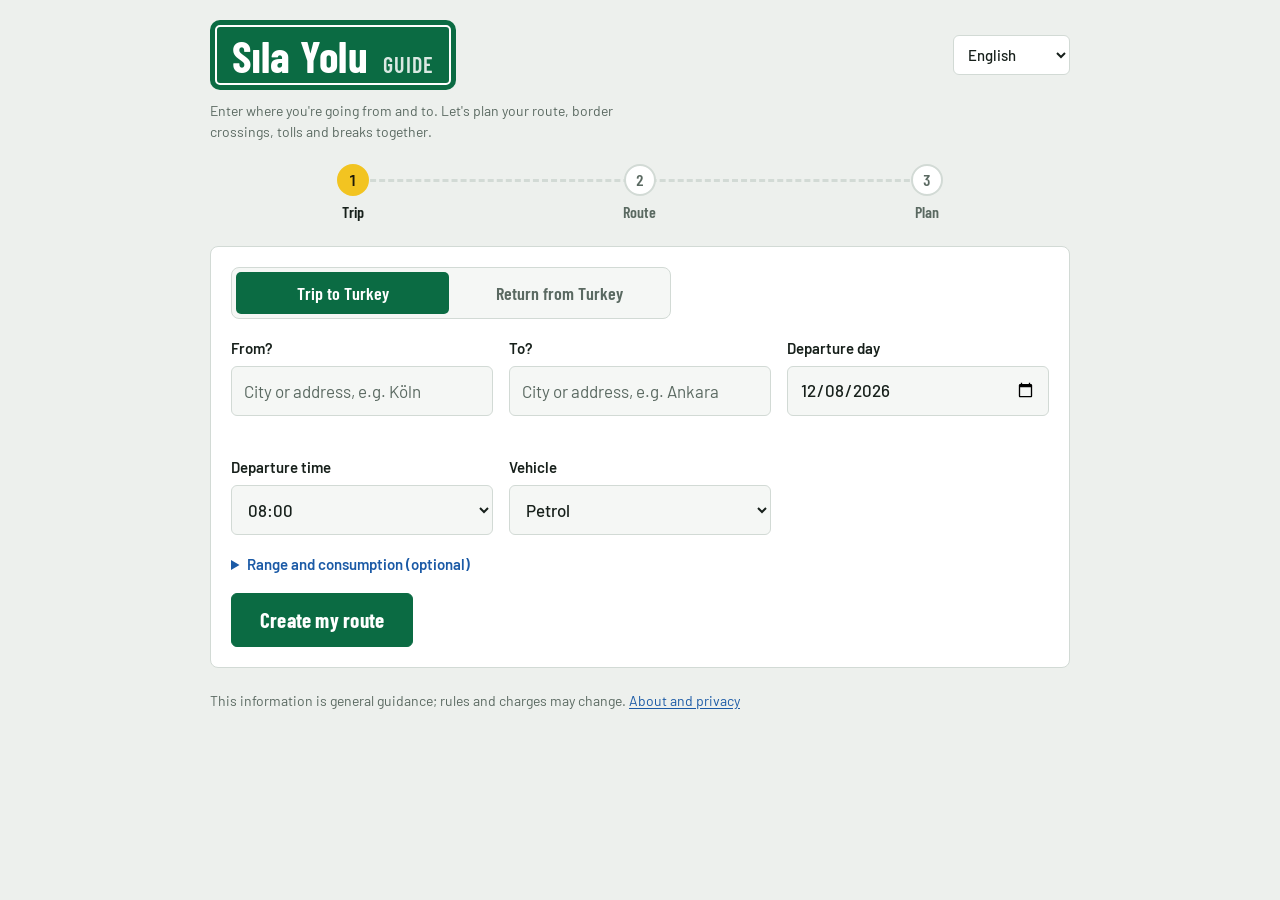
<file: index.html>
<!doctype html>
<html lang="tr">
<head>
<meta charset="utf-8">
<meta name="viewport" content="width=device-width,initial-scale=1,viewport-fit=cover">
<meta name="description" content="Almanya'dan Türkiye'ye arabayla gidenler için rota, gümrük bekleme tahmini, vinyet, hız sınırı, roaming, yakıt ve tatil planlayıcısı.">
<title>Sıla Yolu Rehberi</title>
<link rel="stylesheet" href="fonts.css">
<style>
/* Layout: yol atlası + otoyol tabelası. Yeşil tabela başlık, üç adımlı yol çizgisi, düz listeler; vurgu sadece yol çizgisi sarısında */
:root{
  --bg:#edf0ed; --surface:#ffffff; --sunken:#f5f7f5; --ink:#17201b; --muted:#5a6961; --line:#d2dad5;
  --green:#0b6b43; --green-ink:#ffffff; --green-soft:#e2efe7;
  --blue:#1b5aa6; --yellow:#f2c421; --yellow-ink:#1d1a0a;
  --sign-bg:#0b6b43; --sign-fg:#ffffff;
  --good:#1a7444; --warn:#9a5b00; --bad:#b0281f; --good-bg:#e1f1e7; --warn-bg:#fbf0d6; --bad-bg:#f9e3e0;
  --display:"Barlow Condensed","Arial Narrow",system-ui,sans-serif;
  --body:"Barlow",system-ui,-apple-system,"Segoe UI",sans-serif;
  --mono:"Barlow",system-ui,sans-serif;
  --r:8px;
}
@media (prefers-color-scheme:dark){:root:not([data-theme="light"]){
  --bg:#121614; --surface:#1a1f1c; --sunken:#161a18; --ink:#e6ebe8; --muted:#98a69e; --line:#2c3530;
  --green:#41b57c; --green-ink:#0b1510; --green-soft:#183324;
  --blue:#82b2ee; --yellow:#f4cd3c; --yellow-ink:#1d1a0a;
  --sign-bg:#14603d; --sign-fg:#f3f7f4;
  --good:#5ccb8d; --warn:#eea53f; --bad:#f07a70; --good-bg:#15301f; --warn-bg:#33270f; --bad-bg:#3a1916; color-scheme:dark}}
:root[data-theme="dark"]{
  --bg:#121614; --surface:#1a1f1c; --sunken:#161a18; --ink:#e6ebe8; --muted:#98a69e; --line:#2c3530;
  --green:#41b57c; --green-ink:#0b1510; --green-soft:#183324;
  --blue:#82b2ee; --yellow:#f4cd3c; --yellow-ink:#1d1a0a;
  --sign-bg:#14603d; --sign-fg:#f3f7f4;
  --good:#5ccb8d; --warn:#eea53f; --bad:#f07a70; --good-bg:#15301f; --warn-bg:#33270f; --bad-bg:#3a1916; color-scheme:dark}
*{box-sizing:border-box}
[hidden]{display:none!important}
body{background:var(--bg);color:var(--ink);font-family:var(--body);font-size:16px;line-height:1.5;padding-inline:16px;padding-block:20px 56px;-webkit-text-size-adjust:100%}
.wrap{max-width:860px;margin:0 auto;display:flex;flex-direction:column;gap:22px}
h1,h2,h3{font-family:var(--display);text-wrap:balance;margin:0;line-height:1.1;font-weight:700}
h2{font-size:26px;letter-spacing:.005em}
h3{font-size:19px}
p{margin:0}
a{color:var(--blue);text-underline-offset:2px}
.muted{color:var(--muted)}
.small{font-size:14px}
.num{font-variant-numeric:tabular-nums lining-nums}
select:focus-visible,input:focus-visible,button:focus-visible,a:focus-visible,summary:focus-visible{outline:3px solid var(--yellow);outline-offset:2px}

/* Başlık: otoyol yön tabelası */
header.top{display:flex;flex-direction:column;gap:10px;align-items:flex-start}
h1.signboard{background:var(--sign-bg);color:var(--sign-fg);border-radius:10px;padding:12px 22px 10px;outline:2px solid var(--sign-fg);outline-offset:-7px;font-size:clamp(30px,7vw,44px);letter-spacing:.01em;display:flex;align-items:baseline;gap:.35em;flex-wrap:wrap}
h1.signboard small{font-size:.5em;font-weight:600;opacity:.85;letter-spacing:.04em;text-transform:uppercase}
#tagline{color:var(--muted);max-width:52ch}
.toprow{display:flex;flex-wrap:wrap;gap:12px;align-items:center;justify-content:space-between;width:100%}
.lang select{height:40px;font-size:15px;width:auto;padding:0 10px;background:var(--surface)}
.vh{position:absolute;width:1px;height:1px;overflow:hidden;clip:rect(0 0 0 0);white-space:nowrap}

/* Adımlar: yol çizgisi üzerinde üç durak */
ol.steps{list-style:none;margin:0;padding:0;display:grid;grid-template-columns:repeat(3,1fr);position:relative}
ol.steps::before{content:"";position:absolute;left:16.5%;right:16.5%;top:15px;border-top:3px dashed var(--line)}
ol.steps li{display:flex;justify-content:center;position:relative}
ol.steps button{all:unset;cursor:pointer;display:flex;flex-direction:column;align-items:center;gap:4px;font-family:var(--display);font-weight:600;font-size:16px;color:var(--muted);padding:0 4px;border-radius:6px}
ol.steps button:disabled{cursor:default}
ol.steps .dot{width:32px;height:32px;border-radius:50%;display:grid;place-items:center;background:var(--surface);border:2px solid var(--line);font-variant-numeric:tabular-nums;font-size:16px;color:var(--muted)}
ol.steps li.done .dot{background:var(--green-soft);border-color:var(--green);color:var(--green)}
ol.steps li.done button{color:var(--ink)}
ol.steps li[aria-current="step"] .dot{background:var(--yellow);border-color:var(--yellow);color:var(--yellow-ink)}
ol.steps li[aria-current="step"] button{color:var(--ink)}
ol.steps button:focus-visible{outline:3px solid var(--yellow);outline-offset:2px}

/* Yüzeyler */
.panel{background:var(--surface);border:1px solid var(--line);border-radius:var(--r);padding:18px}
.stack{display:flex;flex-direction:column;gap:14px}
.row{display:flex;flex-wrap:wrap;gap:10px;align-items:center}
.note{background:var(--warn-bg);border:1px solid color-mix(in srgb,var(--warn) 35%,transparent);padding:12px 14px;border-radius:var(--r);font-size:15px}

/* Form */
form#step1{gap:18px;padding:20px}
.fields{display:grid;grid-template-columns:repeat(auto-fit,minmax(200px,1fr));gap:16px}
label{display:flex;flex-direction:column;gap:6px;font-size:15px;font-weight:600;color:var(--ink)}
select,input{font:inherit;font-size:17px;font-weight:500;color:var(--ink);background:var(--sunken);border:1.5px solid var(--line);border-radius:6px;padding:0 12px;height:50px;min-width:0;width:100%}
input:hover,select:hover{border-color:color-mix(in srgb,var(--ink) 30%,var(--line))}
input::placeholder{color:var(--muted);font-weight:400}
.hint{font-size:14px;font-weight:500;min-height:1.3em;color:var(--muted)}
.hint.ok{color:var(--good)} .hint.warn{color:var(--warn)} .hint.busy{color:var(--warn);font-weight:600}
.seg{display:grid;grid-template-columns:1fr 1fr;background:var(--sunken);border:1.5px solid var(--line);border-radius:8px;padding:4px;gap:4px;max-width:440px;width:100%}
.seg label{flex-direction:row;justify-content:center;align-items:center;min-height:42px;padding:6px 10px;border-radius:5px;cursor:pointer;font-family:var(--display);font-size:18px;font-weight:600;color:var(--muted);text-align:center}
.seg input{position:absolute;opacity:0;pointer-events:none;width:1px;height:1px}
.seg label:has(input:checked){background:var(--sign-bg);color:var(--sign-fg)}
.seg label:has(input:focus-visible){outline:3px solid var(--yellow);outline-offset:1px}
details.more summary{cursor:pointer;color:var(--blue);font-weight:600;font-size:15px;width:max-content;max-width:100%}
details.more[open] summary{margin-bottom:14px}

/* Düğmeler */
.btn{display:inline-flex;align-items:center;justify-content:center;gap:8px;font:inherit;font-weight:600;font-size:16px;text-decoration:none;background:var(--green);color:var(--green-ink);border:1.5px solid var(--green);border-radius:6px;min-height:44px;padding:8px 16px;cursor:pointer}
.btn:hover{filter:brightness(1.07)}
.btn.ghost{background:transparent;color:var(--ink);border-color:var(--line)}
.btn.ghost:hover{border-color:var(--ink);filter:none}
.btn.lg{font-family:var(--display);font-size:21px;font-weight:700;letter-spacing:.01em;min-height:54px;padding:10px 28px}
@media (max-width:560px){ form#step1 .btn.lg{width:100%} }

/* Adım başlıkları */
.stephead{display:flex;flex-wrap:wrap;gap:10px;align-items:center;justify-content:space-between}

/* Rotalar: tek liste, satır satır */
#routes{gap:0;background:var(--surface);border:1px solid var(--line);border-radius:var(--r);overflow:hidden}
.route{display:grid;grid-template-columns:1fr auto;gap:10px 18px;align-items:start}
#routes .route{border:0;border-radius:0;padding:18px;cursor:pointer}
#routes .route:not(.best):hover{background:var(--sunken)}
#routes .route+.route{border-top:1px solid var(--line)}
#routes .route.best{background:linear-gradient(var(--green-soft),var(--green-soft)) left top/100% 100% no-repeat}
.route .meta{display:flex;flex-direction:column;align-items:flex-end;gap:0;text-align:right}
.route .big{font-family:var(--display);font-weight:700;font-size:30px;line-height:1;font-variant-numeric:tabular-nums}
.route .body{grid-column:1/-1;display:flex;flex-direction:column;gap:12px;min-width:0}
.route h3{font-size:21px}
.route.best .chip.good:first-child{background:var(--yellow);color:var(--yellow-ink)}
@media (max-width:560px){.route{grid-template-columns:1fr}.route .meta{align-items:flex-start;text-align:left;flex-direction:row;gap:10px;align-items:baseline}}

/* Uluslararası plaka etiketi (oval) */
.plates{display:flex;flex-wrap:wrap;gap:5px;align-items:center}
.plate{font-family:var(--display);font-weight:700;font-size:14px;letter-spacing:.03em;border:2px solid #121212;border-radius:50%/60%;padding:0 10px;min-width:40px;text-align:center;background:#fdfdfb;color:#121212;line-height:1.45}
.plate.noeu{border-color:#c0291f;color:#c0291f}
.arrow{color:var(--muted);font-size:13px}

/* Etiketler */
.chips{display:flex;flex-wrap:wrap;gap:6px}
.chip{font-size:14px;font-weight:600;padding:2px 9px;border-radius:4px;background:var(--sunken);border:1px solid var(--line)}
.chip.good{background:var(--good-bg);color:var(--good);border-color:transparent}
.chip.warn{background:var(--warn-bg);color:var(--warn);border-color:transparent}
.chip.bad{background:var(--bad-bg);color:var(--bad);border-color:transparent}

/* Plan bölümleri: tek kutuda açılır satırlar */
.secs{background:var(--surface);border:1px solid var(--line);border-radius:var(--r);overflow:hidden}
details.sec+details.sec{border-top:1px solid var(--line)}
details.sec>summary{cursor:pointer;list-style:none;display:grid;grid-template-columns:1fr auto;gap:2px 14px;align-items:center;padding:16px 18px;min-height:64px}
details.sec>summary>span:first-child{font-family:var(--display);font-weight:700;font-size:21px}
details.sec>summary::-webkit-details-marker{display:none}
details.sec>summary::after{content:"";width:10px;height:10px;border-right:2.5px solid var(--muted);border-bottom:2.5px solid var(--muted);transform:rotate(45deg) translate(-2px,-2px);grid-column:2;grid-row:1/span 2;transition:transform .15s}
details.sec[open]>summary::after{transform:rotate(-135deg) translate(-2px,-2px)}
details.sec>summary:hover{background:var(--sunken)}
details.sec>summary .sub{font-weight:500;font-size:14px;color:var(--muted);grid-column:1}
details.sec .inner{padding:2px 18px 20px}
details.sec[open]>summary{background:transparent}

/* Plan başlığı */
#planHead{border-top:6px solid var(--sign-bg)}
#planHead h2{font-size:30px}

/* Tablolar */
.tbl{overflow-x:auto;border:1px solid var(--line);border-radius:var(--r);background:var(--surface)}
table{border-collapse:collapse;width:100%;min-width:560px;font-size:15px}
th,td{padding:10px 12px;text-align:left;border-bottom:1px solid var(--line);vertical-align:top}
th{font-size:13px;letter-spacing:.05em;text-transform:uppercase;color:var(--muted);font-weight:600;background:var(--sunken)}
tr:last-child td{border-bottom:0}
td.n{font-variant-numeric:tabular-nums;white-space:nowrap}
.speed{display:inline-flex;align-items:center;justify-content:center;width:42px;height:42px;border-radius:50%;border:5px solid #d42a1e;background:#fff;color:#111;font-family:var(--display);font-weight:700;font-size:17px}
.speed.free{border-color:#888;color:#888;font-size:11px}

/* Sınır kapıları */
.gates{display:grid;grid-template-columns:repeat(auto-fit,minmax(250px,1fr));gap:12px}
.gate{display:flex;flex-direction:column;gap:8px;background:var(--sunken);border:1px solid var(--line);border-radius:var(--r);padding:14px}
.gate .head{display:flex;justify-content:space-between;gap:10px;align-items:baseline}
.gate .head .num{font-family:var(--display);font-size:22px}
.bar{height:6px;border-radius:3px;background:var(--line);overflow:hidden}
.bar>i{display:block;height:100%}
.gate input{max-width:110px;height:40px;font-size:16px}
.rank{font-variant-numeric:tabular-nums;color:var(--muted)}

ul.clean{margin:0;padding-left:20px;display:flex;flex-direction:column;gap:6px}
.check{display:flex;gap:12px;align-items:flex-start;font-size:16px;font-weight:400;color:var(--ink);flex-direction:row;padding:6px 0;cursor:pointer}
.check input{width:22px;height:22px;margin-top:1px;flex:none;accent-color:var(--green)}
footer{font-size:14px;color:var(--muted)}
.err{color:var(--bad)}
#shareMsg{font-size:14px;color:var(--good)}
@media (prefers-reduced-motion:no-preference){.bar>i{transition:width .3s ease}}
@media (prefers-reduced-motion:reduce){details.sec>summary::after{transition:none}}
</style>
<style>:root{padding:env(safe-area-inset-top,0) 0 env(safe-area-inset-bottom,0)}body{margin:0;font-size:14px}img{max-width:100%}</style>
</head>
<body>


<div class="wrap">
  <header class="top">
    <div class="toprow">
      <h1 class="signboard">Sıla Yolu <small>Rehberi</small></h1>
      <label class="lang" for="langSel"><span class="vh">Dil / Language</span><select id="langSel"></select></label>
    </div>
    <p id="tagline">Nereden nereye gideceğini yaz. Rotanı, sınır kapılarını, ücretleri ve molaları birlikte planlayalım.</p>
  </header>

  <ol class="steps" id="steps" aria-label="Adımlar">
    <li><button type="button" data-step="1"><span class="dot">1</span>Yolculuk</button></li>
    <li><button type="button" data-step="2"><span class="dot">2</span>Rota</button></li>
    <li><button type="button" data-step="3"><span class="dot">3</span>Plan</button></li>
  </ol>

  <!-- ADIM 1: Yolculuk -->
  <form id="step1" class="panel stack" novalidate>
    <div class="seg" role="radiogroup" aria-label="Yön">
      <label><input type="radio" name="dir" value="go" checked>Türkiye'ye gidiş</label>
      <label><input type="radio" name="dir" value="back">Türkiye'den dönüş</label>
    </div>
    <div class="fields">
      <label for="from">Nereden?
        <input id="from" list="fromList" autocomplete="off" placeholder="Şehir veya adres, ör. Köln">
        <span id="fromHint" class="hint"></span>
      </label>
      <label for="to">Nereye?
        <input id="to" list="toList" autocomplete="off" placeholder="Şehir veya adres, ör. Ankara">
        <span id="toHint" class="hint"></span>
      </label>
      <label for="date">Yola çıkış günü
        <input id="date" type="date">
        <span id="dateHint" class="hint"></span>
      </label>
      <label for="hour">Çıkış saati
        <select id="hour"></select>
      </label>
      <label for="fuel">Araç
        <select id="fuel"><option value="b">Benzinli</option><option value="d">Dizel</option><option value="e">Elektrikli</option></select>
      </label>
    </div>
    <datalist id="fromList"></datalist>
    <datalist id="toList"></datalist>
    <details class="more">
      <summary>Menzil ve tüketim (isteğe bağlı)</summary>
      <div class="fields">
        <label for="range">Dolu depo / tam şarj ile menzil (km)
          <input id="range" type="number" min="100" max="1500" step="50">
        </label>
        <label for="cons"><span id="consLbl">Tüketim (L/100 km)</span>
          <input id="cons" type="number" min="3" max="30" step="0.5">
        </label>
      </div>
    </details>
    <div class="row"><button class="btn lg" type="submit">Rotamı oluştur</button></div>
  </form>

  <!-- ADIM 2: Rota seçimi -->
  <section id="step2" class="stack" hidden>
    <div class="stephead">
      <div class="stack" style="gap:2px;min-width:0"><h2>Rotanı seç</h2><p class="muted small" id="tripLine"></p></div>
      <button class="btn ghost" type="button" data-step="1">Değiştir</button>
    </div>
    <div id="routes" class="stack"></div>
    <p class="muted small">Süre: ortalama 85 km/s sürüş ve seçtiğin gün ile saat için tahmini sınır beklemesi. Mola süresi dahil değil.</p>
  </section>

  <!-- ADIM 3: Plan -->
  <section id="step3" class="stack" hidden>
    <div class="stephead">
      <button class="btn ghost" type="button" data-step="2">← Diğer rotalar</button>
      <button class="btn ghost" type="button" data-step="1">Yeni yolculuk</button>
    </div>
    <div id="planHead" class="panel stack"></div>
    <div id="busyNote" class="note" hidden></div>

    <div class="secs">
    <details class="sec" open>
      <summary><span>Gümrük kapıları</span><span class="sub" id="sumGate"></span></summary>
      <div class="stack inner">
        <p class="small muted">Bekleme süreleri canlı değil, mevsime, güne ve saate göre tahmindir. Yolda öğrendiğin gerçek süreyi “Gözlem” kutusuna yazarsan öneri ona göre değişir.</p>
        <div id="gatesTR" class="gates"></div>
        <div id="gatesTransitWrap" class="stack"><h3>Yol üstündeki diğer sınırlar</h3><div id="gatesTransit" class="gates"></div></div>
        <p class="small">Canlı kontrol: Google Haritalar trafik katmanı, “Kapıkule son durum” grupları<span id="liveLinks"></span>.</p>
      </div>
    </details>

    <details class="sec">
      <summary><span>Vinyet ve otoyol ücretleri</span><span class="sub" id="sumToll"></span></summary>
      <div class="stack inner">
        <p class="small muted">Ücretler yaklaşıktır. Satın almadan önce resmi siteden kontrol et, plakayı doğru gir.</p>
        <div class="tbl"><table>
          <thead><tr><th>Ülke</th><th>Sistem</th><th>Nereden alınır</th><th>Yaklaşık ücret</th><th>Dikkat</th></tr></thead>
          <tbody id="tollRows"></tbody>
        </table></div>
      </div>
    </details>

    <details class="sec">
      <summary><span id="fuelTitle">Yakıt molaları</span><span class="sub" id="sumFuel"></span></summary>
      <div class="stack inner">
        <div id="fuelSummary" class="chips"></div>
        <p class="muted small" id="planNote"></p>
        <div id="evLinks" class="note" hidden>Şarj fiyatlarını göstermiyoruz, çünkü ağa ve üyeliğe göre çok değişiyor. Güncel fiyat, doluluk ve arıza için <a href="https://abetterrouteplanner.com" target="_blank" rel="noopener">A Better Route Planner</a>, <a href="https://www.plugshare.com" target="_blank" rel="noopener">PlugShare</a> veya <a href="https://chargemap.com" target="_blank" rel="noopener">Chargemap</a> kullan. Türkiye'de ZES, Eşarj, Trugo gibi ağların kendi uygulamaları gerekir.</div>
        <div id="fuelPlan" class="stack"></div>
        <h3 id="tableTitle">Ülkelere göre ortalama fiyat</h3>
        <p class="small muted" id="priceNote"><span id="priceStamp">Fiyatlar 5–9 Ekim 2026 ülke ortalamalarıdır.</span> Her sabah kendiliğinden güncellenir. Otoyol istasyonları genelde 10–30 cent daha pahalıdır.</p>
        <div class="tbl"><table>
          <thead id="fuelHead"></thead>
          <tbody id="fuelRows"></tbody>
        </table></div>
      </div>
    </details>

    <details class="sec">
      <summary><span>Hız sınırları</span><span class="sub" id="sumSpeed"></span></summary>
      <div class="stack inner">
        <p class="small muted">Otomobil için genel sınırlar (km/s). Tabela her zaman önceliklidir.</p>
        <div class="tbl"><table>
          <thead><tr><th>Ülke</th><th>Şehir içi</th><th>Şehir dışı</th><th>Ekspres yol</th><th>Otoyol</th><th>Alkol (‰)</th><th>Not</th></tr></thead>
          <tbody id="speedRows"></tbody>
        </table></div>
      </div>
    </details>

    <details class="sec">
      <summary><span>Mobil internet (roaming)</span><span class="sub" id="sumRoam"></span></summary>
      <div class="stack inner">
        <div class="tbl"><table>
          <thead><tr><th>Ülke</th><th>AB roaming</th><th>Açıklama</th></tr></thead>
          <tbody id="roamRows"></tbody>
        </table></div>
        <div id="roamZones" class="gates"></div>
        <ul class="clean small">
          <li>Sınıra 20 km kala otomatik şebeke seçimini kapat ve AB şebekesini elle seç, ya da mobil veriyi kapat.</li>
          <li id="tipRS">Sırbistan için operatörünün paketine bak veya yerel eSIM al.</li>
          <li>Türkiye'de Türk hattı veya eSIM kullan. Yurt dışından getirilen telefon Türk hattıyla 120 gün çalışır.</li>
          <li id="tipFerry">Feribotta telefon gemi şebekesine bağlanır, çok pahalıdır: uçak modu ve gemi Wi-Fi'ı kullan.</li>
          <li>Haritaları yola çıkmadan çevrimdışı indir.</li>
        </ul>
      </div>
    </details>

    <details class="sec" id="holSec">
      <summary><span>Tatiller ve yoğun günler</span><span class="sub" id="sumHol"></span></summary>
      <div class="stack inner">
        <p class="small muted">Sınıra varış gününe göre: yol boyunca geçeceğin ülkelerde son 2 gün içindeki resmi tatiller, Türkiye'de varışını izleyen günler ve devam eden okul tatilleri.</p>
        <div id="holList" class="stack"></div>
        <p class="small muted">Resmi tatillerde otoyol dışındaki market ve benzinlikler kapalı olabilir. Kamyon yasağı olan ülkelerde (Avusturya, Macaristan, Romanya vb.) yollar daha rahat olabilir. Okul tatilinde yerel tatil trafiği artar.</p>
      </div>
    </details>

    <details class="sec">
      <summary><span>Acil numaralar ve konsolosluklar</span><span class="sub">Her yerde 112</span></summary>
      <div class="stack inner">
        <div class="panel stack" style="gap:4px">
          <p class="small muted">Dışişleri Konsolosluk Çağrı Merkezi (7/24)</p>
          <p class="big num" style="font-size:20px;font-weight:700;user-select:all">+90 312 292 29 29</p>
          <p class="small muted">Pasaport kaybı, kaza, gözaltı gibi durumlarda arayabilirsin.</p>
        </div>
        <div class="tbl"><table>
          <thead><tr><th>Ülke</th><th>Acil</th><th>Yol yardımı</th><th>Türk temsilciliği</th></tr></thead>
          <tbody id="sosRows"></tbody>
        </table></div>
        <p class="small muted">ADAC üyesiysen yurt dışı acil hattı: <span class="num" style="user-select:all">+49 89 22 22 22</span>. Sahte “ADAC” çekici ve yol yardımcılarına dikkat; yardımı sadece bu numaradan iste.</p>
      </div>
    </details>

    <details class="sec">
      <summary><span>Yola çıkmadan kontrol listesi</span><span class="sub" id="sumCheck"></span></summary>
      <div class="stack inner" id="checklist"></div>
    </details>
    </div>
  </section>

  <footer>Bilgiler genel rehberlik içindir; kurallar ve ücretler değişebilir. <a href="hakkinda.html">Hakkında ve gizlilik</a></footer>
</div>

<script>
const C = {
  DE:{n:"Almanya",p:"D",eu:true}, AT:{n:"Avusturya",p:"A",eu:true}, SI:{n:"Slovenya",p:"SLO",eu:true},
  HR:{n:"Hırvatistan",p:"HR",eu:true}, HU:{n:"Macaristan",p:"H",eu:true}, RS:{n:"Sırbistan",p:"SRB",eu:false},
  CZ:{n:"Çekya",p:"CZ",eu:true}, SK:{n:"Slovakya",p:"SK",eu:true},
  RO:{n:"Romanya",p:"RO",eu:true}, BG:{n:"Bulgaristan",p:"BG",eu:true}, IT:{n:"İtalya",p:"I",eu:true},
  GR:{n:"Yunanistan",p:"GR",eu:true}, TR:{n:"Türkiye",p:"TR",eu:false}
};

// Şehir koordinatları (mesafe tahmini için). Ad|enlem|boylam|diğer yazımlar
const DE_CITIES = `Münih|48.14|11.58|munich,muenchen,münchen;Nürnberg|49.45|11.08|nuremberg;Stuttgart|48.78|9.18;Frankfurt|50.11|8.68|frankfurt am main;Köln|50.94|6.96|koln,cologne;Düsseldorf|51.23|6.78;Dortmund|51.51|7.47;Essen|51.46|7.01;Duisburg|51.43|6.76;Bochum|51.48|7.22;Gelsenkirchen|51.51|7.09;Wuppertal|51.26|7.15;Bielefeld|52.02|8.53;Bonn|50.74|7.10;Mannheim|49.49|8.47;Ludwigshafen|49.48|8.44;Heidelberg|49.40|8.67;Karlsruhe|49.01|8.40;Augsburg|48.37|10.90;Ulm|48.40|9.99;Regensburg|49.01|12.10;Würzburg|49.79|9.95;Ingolstadt|48.77|11.43;Hannover|52.37|9.74;Hamburg|53.55|9.99;Bremen|53.08|8.80;Berlin|52.52|13.40;Leipzig|51.34|12.37;Dresden|51.05|13.74;Kassel|51.31|9.48;Wiesbaden|50.08|8.24;Mainz|50.00|8.27;Saarbrücken|49.24|6.99;Freiburg|47.99|7.85;Heilbronn|49.14|9.22;Pforzheim|48.89|8.70;Offenbach|50.10|8.77;Darmstadt|49.87|8.65;Mönchengladbach|51.19|6.44;Krefeld|51.33|6.56;Aachen|50.78|6.08;Münster|51.96|7.63;Osnabrück|52.28|8.05;Kiel|54.32|10.13;Lübeck|53.87|10.69;Braunschweig|52.27|10.52;Wolfsburg|52.42|10.79;Göttingen|51.54|9.93;Erfurt|50.98|11.03;Chemnitz|50.83|12.92;Magdeburg|52.13|11.63;Rostock|54.09|12.10;Hagen|51.36|7.47;Siegen|50.87|8.02;Koblenz|50.36|7.59;Trier|49.75|6.64;Kaiserslautern|49.44|7.77;Reutlingen|48.49|9.21;Rosenheim|47.86|12.12;Passau|48.57|13.43;Bamberg|49.89|10.89;Viyana|48.21|16.37|wien,vienna;Amsterdam|52.37|4.90;Brüksel|50.85|4.35|brussel,brussels,bruxelles;Zürih|47.38|8.54|zurich,zürich;Paris|48.86|2.35`;
const TR_CITIES = `İstanbul|41.01|28.98|istanbul;Edirne|41.68|26.56;Kırklareli|41.73|27.22;Tekirdağ|40.98|27.51;Çanakkale|40.15|26.41;Bursa|40.19|29.06;Yalova|40.65|29.27;Kocaeli|40.77|29.92|izmit;Sakarya|40.69|30.43|adapazari;Bilecik|40.14|29.98;Düzce|40.84|31.16;Bolu|40.74|31.61;Zonguldak|41.45|31.79;Bartın|41.63|32.34;Karabük|41.20|32.62;Kastamonu|41.38|33.78;Sinop|42.03|35.15;Ankara|39.93|32.86;Eskişehir|39.78|30.52;Kütahya|39.42|29.98;Balıkesir|39.65|27.88;İzmir|38.42|27.14|izmir;Manisa|38.61|27.43;Aydın|37.85|27.85;Muğla|37.22|28.36;Bodrum|37.03|27.43;Marmaris|36.85|28.27;Fethiye|36.62|29.12;Denizli|37.78|29.09;Uşak|38.68|29.41;Afyonkarahisar|38.76|30.54|afyon;Isparta|37.76|30.55;Burdur|37.72|30.29;Antalya|36.89|30.71;Alanya|36.54|32.00;Konya|37.87|32.48;Karaman|37.18|33.22;Aksaray|38.37|34.03;Nevşehir|38.62|34.71|kapadokya;Niğde|37.97|34.68;Kırşehir|39.15|34.16;Kırıkkale|39.85|33.51;Çankırı|40.60|33.62;Çorum|40.55|34.95;Yozgat|39.82|34.81;Kayseri|38.73|35.48;Sivas|39.75|37.02;Tokat|40.31|36.55;Amasya|40.65|35.83;Samsun|41.29|36.33;Ordu|40.98|37.88;Giresun|40.91|38.39;Trabzon|41.00|39.72;Rize|41.03|40.52;Artvin|41.18|41.82;Gümüşhane|40.46|39.48;Bayburt|40.26|40.22;Erzincan|39.75|39.49;Erzurum|39.90|41.27;Kars|40.60|43.10;Ardahan|41.11|42.70;Iğdır|39.92|44.04;Ağrı|39.72|43.05;Van|38.49|43.38;Muş|38.75|41.50;Bitlis|38.40|42.11;Bingöl|38.88|40.50;Tunceli|39.10|39.55;Elazığ|38.67|39.22;Malatya|38.35|38.31;Adıyaman|37.76|38.28;Kahramanmaraş|37.58|36.94|maras;Osmaniye|37.07|36.25;Adana|37.00|35.32;Mersin|36.81|34.64;Hatay|36.20|36.16|antakya;Gaziantep|37.07|37.38|antep;Kilis|36.72|37.12;Şanlıurfa|37.16|38.79|urfa;Diyarbakır|37.91|40.24;Batman|37.88|41.13;Mardin|37.31|40.74;Siirt|37.93|41.94;Şırnak|37.52|42.46;Hakkari|37.57|43.74`;
const parseCities = s => s.split(";").map(r=>{ const [n,la,lo,al] = r.split("|"); return {n, la:+la, lo:+lo, al:(al||"").split(",").filter(Boolean)}; });
const FROM = parseCities(DE_CITIES), TO = parseCities(TR_CITIES);
const norm = s => (s||"").toLocaleLowerCase("tr").replace(/ı/g,"i").replace(/ß/g,"ss").normalize("NFD").replace(/[̀-ͯ]/g,"").replace(/[^a-z0-9 ]/g," ").trim().split(/\s+/)[0]||"";
function findCity(list, text){
  const q = norm(text); if(!q) return null;
  return list.find(c=>norm(c.n)===q || c.al.some(a=>norm(a)===q)) || null;
}
function hav(a,b){ const R=6371, r=Math.PI/180, dLa=(b.la-a.la)*r, dLo=(b.lo-a.lo)*r;
  const x=Math.sin(dLa/2)**2+Math.cos(a.la*r)*Math.cos(b.la*r)*Math.sin(dLo/2)**2; return 2*R*Math.asin(Math.sqrt(x)); }
const HUB = { munich:{la:48.14,lo:11.58}, dresden:{la:51.05,lo:13.74} };
const ENTRY_PT = {la:41.72,lo:26.36}; // Kapıkule
const ROAD = 1.25; // kuş uçuşu → yol mesafesi katsayısı (yaklaşık)

// Sınır kapıları: base = sakin dönemde tipik bekleme (dk), sens = yoğunluğa duyarlılık
const GATES = {
  kapikule:{n:"Kapıkule",o:"Kapitan Andreevo (BG)",city:"Edirne",base:50,sens:1.0,h:"24 saat",tr:true,
    tb:"Dönüşte ağustos sonu, eylül başı ve bayram sonrasında en yoğun kapı. Gece geçişi genelde daha hızlı.",
    t:"En yoğun kapı. Yaz tatili başında saatlerce kuyruk olabilir. Otomobil şeritleri ayrı."},
  hamzabeyli:{n:"Hamzabeyli",o:"Lesovo (BG)",city:"Edirne",base:30,sens:0.6,h:"24 saat",tr:true,
    tb:"Kapıkule doluyken iyi alternatif, yaklaşık 15 km kuzeyde. Ağırlıklı TIR kapısı ama otomobil de geçer.",
    t:"Ağırlıklı TIR kapısı ama otomobil de geçer. Kapıkule doluyken iyi alternatif, yaklaşık 15 km kuzeyde."},
  derekoy:{n:"Dereköy",o:"Malko Tarnovo (BG)",city:"Kırklareli",base:20,sens:0.45,h:"24 saat",tr:true,
    tb:"Genelde en sakin çıkış. Burgaz yönüne çıkar. Dağ yolu virajlı, gece dikkat.",
    t:"Genelde en sakin kapı. Burgaz üzerinden gelenler için. Dağ yolu virajlı, gece dikkat."},
  pazarkule:{n:"Pazarkule",o:"Kastanies (GR)",city:"Edirne",base:25,sens:0.6,h:"Çalışma saatini kontrol et",tr:true,
    t:"Yunanistan'dan girişte Edirne'ye en yakın kapı. Genellikle sakin."},
  ipsala:{n:"İpsala",o:"Kipoi (GR)",city:"Edirne",base:40,sens:0.7,h:"24 saat",tr:true,
    t:"Yunanistan'dan ana giriş. Feribot rotasında İstanbul ve Çanakkale yönüne uygun."},
  batrovci:{n:"Batrovci / Bajakovo",o:"HR → SRB",base:40,sens:1.0,h:"24 saat",
    tb:"Dönüşte Schengen girişi: AB'ye girerken kontrol daha sıkı. Ağustos sonunda uzun kuyruk olur.",
    t:"Schengen çıkışı. Yazın cuma-cumartesi uzun kuyruk olur."},
  horgos:{n:"Röszke / Horgoš",o:"H → SRB",base:45,sens:1.1,h:"24 saat",
    tb:"Dönüşte Schengen girişi. Ağustos sonu ve eylül başında 3–5 saati bulabilir. Alternatif: Kelebija/Tompa.",
    t:"Schengen çıkışı. Yaz zirvesinde 3–5 saat görülebilir. Alternatif: Tompa/Kelebija."},
  gradina:{n:"Gradina / Kalotina",o:"SRB → BG",base:35,sens:0.9,h:"24 saat",
    tb:"Dönüşte Schengen çıkışı (Bulgaristan → Sırbistan). Genelde girişten daha hızlı.",
    t:"Schengen girişi. Dimitrovgrad sonrası, Sofya'ya 60 km."},
  ruse:{n:"Giurgiu / Ruse Köprüsü",o:"RO → BG",base:10,sens:0.3,h:"24 saat",
    t:"Schengen içi, pasaport kontrolü yok. Köprü geçiş ücreti ödenir."},
};

const ROUTES = [
  { id:"srb-slo", name:"Klasik rota: Slovenya – Hırvatistan – Sırbistan",
    countries:["DE","AT","SI","HR","RS","BG","TR"], hub:"munich", km:1625, ferry:0,
    via:["Salzburg","Villach","Ljubljana","Zagreb","Belgrad","Niş","Sofya","Kapıkule"],
    mapsVia:["Salzburg","Villach","Ljubljana","Zagreb","Beograd","Niš","Sofia","Kapıkule"],
    borders:["batrovci","gradina"], entry:["kapikule","hamzabeyli"],
    tolls:["AT","AT_TAUERN","SI","HR","RS","BG","TR"],
    pros:["En bilinen ve en çok tesisi olan rota","Neredeyse tamamı otoyol"],
    cons:["2 Schengen dışı sınır (Sırbistan)","Tauern ve Karawanken tünel ücretleri","Sırbistan'da AB roaming yok"] },
  { id:"srb-hu", name:"Macaristan – Sırbistan rotası",
    countries:["DE","AT","HU","RS","BG","TR"], hub:"munich", km:1735, ferry:0,
    via:["Linz","Viyana","Budapeşte","Szeged","Belgrad","Niş","Sofya","Kapıkule"],
    mapsVia:["Linz","Wien","Budapest","Szeged","Beograd","Niš","Sofia","Kapıkule"],
    borders:["horgos","gradina"], entry:["kapikule","hamzabeyli"],
    tolls:["AT","HU","RS","BG","TR"],
    pros:["Avusturya'da tünel ücreti yok","Kuzey ve doğu Almanya'dan çıkışta mantıklı"],
    cons:["Röszke/Horgoš yazın çok yoğun","2 Schengen dışı sınır","Sırbistan'da AB roaming yok"] },
  { id:"eu-ro", name:"AB içi rota: Macaristan – Romanya – Bulgaristan",
    countries:["DE","AT","HU","RO","BG","TR"], hub:"munich", km:1890, ferry:0,
    via:["Viyana","Budapeşte","Arad","Sibiu","Pitești","Bükreş","Ruse","Haskovo","Kapıkule"],
    mapsVia:["Wien","Budapest","Arad","Sibiu","Pitești","București","Ruse","Haskovo","Kapıkule"],
    borders:["ruse"], entry:["kapikule","hamzabeyli","derekoy"],
    tolls:["AT","HU","RO","RO_BRIDGE","BG","TR"],
    pros:["Türkiye'ye kadar pasaport kontrolü yok (Romanya ve Bulgaristan 2025'ten beri Schengen'de)","Türkiye sınırına kadar AB roaming geçerli","Yaz zirvesinde sınır kuyruğundan kaçınmak için en iyi seçenek"],
    cons:["Yaklaşık 250 km daha uzun","Romanya'da otoyolun bazı kesimleri hâlâ yapım aşamasında","Bulgaristan içi yollar yer yer tek şerit"] },
  { id:"cz", name:"Doğu rotası: Çekya – Slovakya – Macaristan – Sırbistan",
    countries:["DE","CZ","SK","HU","RS","BG","TR"], hub:"dresden", km:1740, ferry:0,
    via:["Dresden","Prag","Brno","Bratislava","Budapeşte","Szeged","Belgrad","Niş","Sofya","Kapıkule"],
    mapsVia:["Dresden","Praha","Brno","Bratislava","Budapest","Szeged","Beograd","Niš","Sofia","Kapıkule"],
    borders:["horgos","gradina"], entry:["kapikule","hamzabeyli"],
    tolls:["CZ","SK","HU","RS","BG","TR"],
    pros:["Berlin, Hamburg, Leipzig, Dresden gibi kuzey ve doğu şehirlerinden en kısa yol","Avusturya'ya hiç girmezsin"],
    cons:["3 ayrı vinyet (Çekya, Slovakya, Macaristan)","Röszke/Horgoš yazın çok yoğun","Sırbistan'da AB roaming yok"] },
  { id:"ferry", name:"Feribot rotası: İtalya – Yunanistan",
    countries:["DE","AT","IT","GR","TR"], hub:"munich", km:1320, ferry:18, entryPt:{la:40.92,lo:26.38},
    via:["Innsbruck","Brenner","Verona","Ancona","(feribot) İgumenitsa","Selanik","İpsala"],
    mapsVia:["Innsbruck","Verona","Ancona","Igoumenitsa","Thessaloniki","İpsala"],
    borders:[], entry:["ipsala","pazarkule"],
    tolls:["AT","AT_BRENNER","IT","FERRY","GR","TR"],
    pros:["Yaklaşık 18 saat feribotta dinlenme","Sırbistan yok, Türkiye'ye kadar AB roaming"],
    cons:["En pahalı seçenek (feribot için önceden rezervasyon)","Feribotta internet çok pahalı","Yaz aylarında biletler erken tükenir"] },
];

const TOLLS = {
  DE:{c:"DE",sys:"Ücretsiz",where:"–",price:"0 €",note:"Otomobil için otoyol ücretsiz."},
  AT:{c:"AT",sys:"Dijital vinyet",where:'<a href="https://shop.asfinag.at" target="_blank" rel="noopener">shop.asfinag.at</a>, ASFINAG uygulaması, sınır benzinlikleri',price:"1 gün ≈ 9 € · 10 gün ≈ 13 € · 2 ay ≈ 32 €",note:"İnternetten alınan vinyet, cayma hakkı nedeniyle <b>18 gün sonra</b> geçerli olur. Son dakikaysa benzinlikten al."},
  AT_TAUERN:{c:"AT",sys:"Tünel ücreti (Tauern A10, Karawanken A11)",where:"Gişe veya ASFINAG “Digitale Streckenmaut”",price:"Tauern ≈ 15 € · Karawanken ≈ 9 €",note:"Vinyete ek olarak alınır."},
  AT_BRENNER:{c:"AT",sys:"Brenner otoyolu ücreti (A13)",where:"Gişe veya Digitale Streckenmaut",price:"≈ 12 €",note:"Vinyete ek olarak alınır."},
  CZ:{c:"CZ",sys:"E-vinyet (dálniční známka)",where:'<a href="https://edalnice.cz" target="_blank" rel="noopener">edalnice.cz</a>',price:"10 gün ≈ 11–12 €",note:"Sadece resmi siteden al."},
  SK:{c:"SK",sys:"E-vinyet (e-známka)",where:'<a href="https://eznamka.sk" target="_blank" rel="noopener">eznamka.sk</a>',price:"10 gün ≈ 12 €",note:"Bratislava çevre yolu da vinyetli."},
  SI:{c:"SI",sys:"E-vinyet",where:'<a href="https://evinjeta.dars.si" target="_blank" rel="noopener">evinjeta.dars.si</a>',price:"7 gün ≈ 16 € · 1 ay ≈ 32 €",note:"Sadece resmi siteden al; aracı satan sahte siteler var."},
  HR:{c:"HR",sys:"Gişe (km başına)",where:"Otoyol gişesi (kart veya €)",price:"Zagreb → Lipovac ≈ 15 €",note:"Elektronik serbest geçiş sistemine geçiş sürüyor; tabelalara dikkat."},
  HU:{c:"HU",sys:"E-matrica (e-vinyet)",where:'<a href="https://nemzetiutdij.hu" target="_blank" rel="noopener">nemzetiutdij.hu</a>, benzinlikler',price:"10 gün ≈ 16–18 €",note:"Sadece geçiş için il bazlı (vármegye) vinyet daha ucuz olabilir."},
  RS:{c:"RS",sys:"Gişe",where:"Otoyol gişesi (dinar, € veya kart)",price:"Kuzey sınırı → Bulgaristan ≈ 25–30 €",note:"€ ile ödemede kur kötü, para üstü dinar verilir. Kart en pratiği."},
  RO:{c:"RO",sys:"Rovinieta (e-vinyet)",where:'<a href="https://www.erovinieta.ro" target="_blank" rel="noopener">erovinieta.ro</a>, sınır benzinlikleri',price:"7 gün ≈ 6 €",note:"Tüm ulusal yollarda zorunlu; kamera ile denetleniyor."},
  RO_BRIDGE:{c:"RO",sys:"Tuna köprüsü (Giurgiu – Ruse)",where:"Köprü gişesi",price:"≈ 3–6 €",note:"Alternatif: Calafat – Vidin köprüsü."},
  BG:{c:"BG",sys:"E-vinyet",where:'<a href="https://web.bgtoll.bg" target="_blank" rel="noopener">bgtoll.bg</a>, sınırdaki satış noktaları',price:"Hafta sonu ≈ 5 € · 1 hafta ≈ 8 € · 1 ay ≈ 15 €",note:"Bulgaristan 2026'dan beri euro kullanıyor."},
  IT:{c:"IT",sys:"Gişe (km başına)",where:"Otoyol gişesi",price:"Brenner → Ancona ≈ 55 €",note:"Biletini al, çıkışta öde. Telepass şeridine girme."},
  FERRY:{c:"IT",sys:"Feribot (Ancona/Venedik/Bari → İgumenitsa)",where:"Minoan, Anek-Superfast, Grimaldi",price:"Araç + 2 kişi ≈ 300–600 €",note:"Yaz için aylar önce rezervasyon yap."},
  GR:{c:"GR",sys:"Gişe",where:"Otoyol gişesi (Egnatia Odos)",price:"İgumenitsa → Kipoi ≈ 30 €",note:""},
  TR:{c:"TR",sys:"HGS etiketi",where:"PTT, Kapıkule'deki satış noktaları, bazı bankalar",price:"Yolun ve köprülerin ücreti etikete yansır",note:"Etiket yoksa geçişten sonra kısa sürede ödenmeli, aksi halde ceza. Osmangazi ve 1915 Çanakkale köprüleri pahalı."},
};

const SPEED = [
  ["DE","50","100","–","Sınırsız (tavsiye 130)","0,5","Sınırsız kesimler azalıyor; tabelaya bak."],
  ["AT","50","100","–","130","0,5","IG-L hava kirliliği bölgelerinde 100. Kış lastiği kuralı (Kasım–Nisan)."],
  ["CZ","50","90","110","130","0,0","Sıfır tolerans. Farlar gündüz de açık."],
  ["SK","50","90","–","130","0,0","Sıfır tolerans. Farlar gündüz de açık."],
  ["SI","50","90","110","130","0,5","Farlar gündüz de açık."],
  ["HR","50","90","110","130","0,5","24 yaş altı için 0. Kışın gündüz farları açık."],
  ["HU","50","90","110","130","0,0","Şehir dışında farlar gündüz de açık. Sıfır tolerans."],
  ["RS","50","80","100","130","0,2","Farlar gündüz de açık. Radar denetimi sık."],
  ["RO","50","90 (E-yollarda 100)","120","130","0,0","Sıfır tolerans. Şehir dışında farlar açık."],
  ["BG","50","90","120","140","0,5","Kasım–Mart farlar gündüz de açık."],
  ["IT","50","90","110","130 (yağmurda 110)","0,5","Tutor ortalama hız kameraları yaygın."],
  ["GR","50","90","110","130","0,5",""],
  ["TR","50","90 (bölünmüş yolda 110)","–","120 (bazı kesimlerde 130–140)","0,5","Ortalama hız koridorları (EDS) çok yaygın."],
];

const ROAM = [
  ["DE",true,"Kendi hattın."],["AT",true,""],["CZ",true,""],["SK",true,""],["SI",true,""],["HR",true,"Bosna sınırına yakın yollarda Bosna şebekesine dikkat."],
  ["HU",true,"Szeged civarında Sırp şebekesine bağlanma riski."],
  ["RS",false,"AB dışı. AB–Batı Balkan anlaşmasıyla ücretler düşürülüyor ama “evdeki gibi” garanti değil. Operatörüne sor."],
  ["RO",true,""],["BG",true,"Kalotina ve Svilengrad/Edirne çevresinde Sırp veya Türk şebekesine dikkat."],
  ["IT",true,""],["GR",true,"Kipoi/Kastanies çevresinde Türk şebekesine dikkat."],
  ["TR",false,"AB dışı. Türk hattı veya eSIM önerilir."],
];
const ZONES = [
  {c:["HR","RS"],n:"Hırvatistan – Sırbistan sınırı",d:"Lipovac / Bajakovo çevresi",lvl:"bad",t:"Sırbistan şebekesi 15–20 km önceden yakalanabilir."},
  {c:["HU","RS"],n:"Macaristan – Sırbistan sınırı",d:"Szeged / Röszke çevresi",lvl:"bad",t:"Szeged'den itibaren telefon Sırp şebekesine geçebilir."},
  {c:["RS"],n:"Sırbistan'ın tamamı",d:"~400–500 km",lvl:"bad",t:"AB roaming kuralı geçerli değil. Veriyi kapat ya da paket al."},
  {c:["RS","BG"],n:"Bulgaristan – Sırbistan sınırı",d:"Dragoman / Kalotina",lvl:"warn",t:"Bulgaristan'a girince elle Bulgar şebekesi seç."},
  {c:["BG"],n:"Bulgaristan – Türkiye sınırı",d:"Svilengrad, Lesovo, Malko Tarnovo",lvl:"bad",t:"Türk şebekesi (Turkcell, Vodafone, Türk Telekom) 10–20 km önceden gelir."},
  {c:["GR"],n:"Yunanistan – Türkiye sınırı",d:"Alexandroupoli – Kipoi – Kastanies",lvl:"bad",t:"Evros boyunca Türk şebekesine geçme riski yüksek."},
  {c:["IT","GR"],n:"Feribot",d:"Adriyatik / İyon denizi",lvl:"bad",t:"Gemi şebekesi AB roaming değildir, MB başına çok pahalı."},
];

// Yaklaşık ortalama pompa fiyatları (€/L): benzin, dizel
const FUEL = {
  DE:[2.20,2.25,"Aral, Shell, Esso, JET","Otoyolda (Autobahn) 20–30 cent pahalı. Bir çıkış sapıp kasabadan al; akşam saatlerinde fiyat düşer."],
  AT:[1.84,2.14,"OMV, BP, Shell, Eni","Fiyatlar Almanya'dan genelde ucuz: sınırı geçince doldur. Otoyol dışında daha ucuz."],
  CZ:[1.85,1.95,"Benzina, MOL, Shell","Kartla ödeme her yerde var."],
  SK:[1.85,1.97,"Slovnaft, OMV, Shell",""],
  SI:[1.76,1.98,"Petrol, OMV, MOL","Otoyol dışında fiyatlar devlet tarafından sınırlandırılıyor, daha ucuz."],
  HR:[1.83,1.98,"INA, Tifon, Petrol","Sırbistan öncesi son AB istasyonları Lipovac çevresinde."],
  HU:[1.73,1.93,"MOL, OMV, Shell","Szeged çevresinde Sırbistan öncesi doldur; Röszke kuyruğunda depo boş kalmasın."],
  RS:[1.77,2.02,"NIS Petrol, OMV, MOL, Lukoil","Kart kabul ediliyor; € ile ödemede kur kötü. Çok gerekmedikçe az al."],
  RO:[1.89,2.05,"Petrom, OMV, Rompetrol, MOL","Otoyolun bazı kesimlerinde istasyon az; yarım depoda doldur."],
  BG:[1.66,1.89,"Shell, OMV, Lukoil, Eko","AB içinde ucuz ülkelerden. Kapıkule öncesi Türkiye fiyatıyla karşılaştır; Türkiye ucuzsa yarım depoyla geç."],
  IT:[2.07,2.27,"Eni, Q8, IP, Tamoil","“Self” pompa “servito”dan ucuz. Otoyol (autostrada) istasyonları pahalı."],
  GR:[2.20,2.17,"EKO, Shell, BP, Avin","Benzin pahalı; Türkiye'ye yakın doldurmak yerine az al."],
  TR:[1.53,1.63,"Opet, Shell, BP, Petrol Ofisi","Fiyat TL ve sık değişir; € karşılığı kura göre. Sınırdan sonraki ilk istasyonlar Edirne girişinde."],
};
// Şarj ağları ve ipucu (fiyat bilinçli olarak yok: güvenilir kaynak bulunamadı)
const EV = {
  DE:["Ionity, EnBW, Tesla, Aral pulse, Fastned","Otoyol dinlenme tesislerinde (Rastplatz) hızlı şarj çok yaygın."],
  AT:["Ionity, SMATRICS, Tesla, EnBW, Wien Energie","Tauern ve Brenner rampalarında tüketim artar, yüksek şarjla çık."],
  CZ:["ČEZ, PRE, Ionity, Tesla","D1 otoyolunda Prag–Brno arası yeterli istasyon var."],
  SK:["ZSE Drive, GreenWay, Ionity, Tesla",""],
  SI:["Petrol, Ionity, Tesla, Gremo","Otoyol boyunca Petrol istasyonlarında DC şarj var."],
  HR:["ELEN (HEP), Ionity, Tesla, Petrol","Sırbistan'a girmeden Zagreb–Slavonski Brod arasında %90'a kadar doldur."],
  HU:["Mobiliti, MOL Plugee, Ionity, Tesla","Szeged'de doldur; sınır kuyruğunda klima tüketir."],
  RS:["NIS (Elektro), otel ve AVM şarjları, Tesla (Belgrad çevresi)","<b>Hızlı şarj ağı seyrek.</b> Belgrad ve Niş'te plan yap, istasyonu önceden uygulamadan kontrol et."],
  RO:["Renovatio, Ionity, Tesla, Kaufland/Lidl","A1 otoyolunda istasyonlar artıyor ama kesintili; yedek plan yap."],
  BG:["Eldrive, Fines, Petrol, Tesla","Sofya–Plovdiv–Haskovo hattında yeterli. Türkiye öncesi Haskovo'da doldur."],
  IT:["Free To X, Ionity, Enel X, Tesla","Autostrada istasyonları pahalı, şarj noktası bol."],
  GR:["ΔΕΗ blue, Tesla, Ionity","Egnatia Odos boyunca istasyon az; Yanya ve Selanik'te doldur."],
  TR:["ZES, Eşarj, Trugo, Tesla, Voltrun","Fiyat TL bazlı; her ağın uygulaması ayrı. Edirne girişinde hızlı şarj var."],
};
// Rota durakları: [ad, harita adı, ülke, hub'dan km]
const STOPS = {
  "srb-slo":[["Salzburg","Salzburg","AT",145],["Villach","Villach","AT",330],["Ljubljana","Ljubljana","SI",400],["Zagreb","Zagreb","HR",540],["Lipovac","Lipovac Croatia","HR",780],["Belgrad","Beograd","RS",930],["Niş","Niš","RS",1170],["Sofya","Sofia","BG",1325],["Plovdiv","Plovdiv","BG",1475],["Haskovo","Haskovo","BG",1550],["Svilengrad","Svilengrad","BG",1610]],
  "srb-hu":[["Linz","Linz","AT",290],["Viyana","Wien","AT",435],["Győr","Győr","HU",555],["Budapeşte","Budapest","HU",680],["Szeged","Szeged","HU",855],["Belgrad","Beograd","RS",1040],["Niş","Niš","RS",1280],["Sofya","Sofia","BG",1435],["Plovdiv","Plovdiv","BG",1585],["Haskovo","Haskovo","BG",1660],["Svilengrad","Svilengrad","BG",1720]],
  "eu-ro":[["Linz","Linz","AT",290],["Viyana","Wien","AT",435],["Budapeşte","Budapest","HU",680],["Makó","Makó","HU",880],["Arad","Arad","RO",945],["Deva","Deva","RO",1100],["Sibiu","Sibiu","RO",1220],["Pitești","Pitești","RO",1400],["Bükreş","București","RO",1510],["Ruse","Ruse","BG",1580],["Veliko Tarnovo","Veliko Tarnovo","BG",1690],["Haskovo","Haskovo","BG",1800],["Svilengrad","Svilengrad","BG",1875]],
  "cz":[["Prag","Praha","CZ",150],["Brno","Brno","CZ",355],["Bratislava","Bratislava","SK",485],["Budapeşte","Budapest","HU",685],["Szeged","Szeged","HU",860],["Belgrad","Beograd","RS",1045],["Niş","Niš","RS",1285],["Sofya","Sofia","BG",1440],["Plovdiv","Plovdiv","BG",1590],["Haskovo","Haskovo","BG",1665],["Svilengrad","Svilengrad","BG",1725]],
  "ferry":[["Innsbruck","Innsbruck","AT",165],["Bolzano","Bolzano","IT",290],["Verona","Verona","IT",430],["Bologna","Bologna","IT",570],["Ancona","Ancona","IT",720],["İgumenitsa","Igoumenitsa","GR",720],["Yanya","Ioannina","GR",800],["Selanik","Thessaloniki","GR",1030],["Kavala","Kavala","GR",1190],["Dedeağaç","Alexandroupoli","GR",1300]],
};

// Yoğun dönemler. Kaynaklar: schulferien.org (DE, AT), oesterreich.gv.at, rijksoverheid (NL), vlaanderen.be ve FWB takvimi (BE),
// icalendrier.fr (FR), resmi okul takvimleri (RS, BG, RO, HR, SI, HU, GR), Diyanet takvimi (bayramlar), Python "holidays" kütüphanesi (resmi tatiller).
// Bayramların son günü (dönüş dalgası bundan sonra)
const BAYRAM_END = [["2027-03-11","Ramazan Bayramı"],["2027-05-19","Kurban Bayramı"]];
// Okul tatili bitişleri (son tatil günü), dönüş yoğunluğu için: [ülke, bitiş, tatil, bölge]. Kaynak: schulferien.org (DE); NL/AT/BE resmi takvim.
const RETURN = [
  ["DE","2026-10-16","sonbahar tatili","Renanya-Pfalz, Saarland"],
  ["DE","2026-10-17","sonbahar tatili","Hessen"],
  ["DE","2026-10-24","sonbahar tatili","Aşağı Saksonya, Bremen, Saksonya, Schleswig-Holstein, Türingen, Mecklenburg-Vorpommern"],
  ["DE","2026-10-30","sonbahar tatili","Brandenburg, Hamburg, Saksonya-Anhalt"],
  ["DE","2026-10-31","sonbahar tatili","Kuzey Ren-Vestfalya, Berlin, Baden-Württemberg"],
  ["DE","2026-11-06","sonbahar tatili","Bavyera"],
  ["DE","2027-01-02","yılbaşı tatili","Berlin, Brandenburg, Mecklenburg-Vorpommern, Saksonya, Saksonya-Anhalt, Türingen"],
  ["DE","2027-01-06","yılbaşı tatili","Kuzey Ren-Vestfalya, Schleswig-Holstein"],
  ["DE","2027-01-08","yılbaşı tatili","Bavyera, Renanya-Pfalz"],
  ["DE","2027-01-09","yılbaşı tatili","Baden-Württemberg, Aşağı Saksonya, Bremen"],
  ["DE","2027-01-12","yılbaşı tatili","Hessen"],
  ["DE","2027-04-02","Paskalya tatili","Bavyera, Berlin, Hessen, Renanya-Pfalz, Saksonya"],
  ["DE","2027-04-03","Paskalya tatili","Kuzey Ren-Vestfalya, Baden-Württemberg, Aşağı Saksonya, Brandenburg, Bremen, Türingen"],
  ["DE","2027-05-29","Pfingsten tatili","Baden-Württemberg, Bavyera"],
  ["DE","2027-08-06","yaz tatili","Hessen, Renanya-Pfalz, Saarland"],
  ["DE","2027-08-14","yaz tatili","Berlin, Brandenburg, Mecklenburg-Vorpommern, Schleswig-Holstein"],
  ["DE","2027-08-18","yaz tatili","Aşağı Saksonya, Bremen"],
  ["DE","2027-08-20","yaz tatili","Saksonya, Saksonya-Anhalt, Türingen"],
  ["DE","2027-08-31","yaz tatili","Kuzey Ren-Vestfalya"],
  ["DE","2027-09-11","yaz tatili","Baden-Württemberg"],
  ["DE","2027-09-13","yaz tatili","Bavyera"],
  ["AT","2027-09-05","yaz tatili","Viyana, Aşağı Avusturya, Burgenland"],
  ["AT","2027-09-12","yaz tatili","diğer eyaletler"],
  ["NL","2027-08-22","yaz tatili","Kuzey bölgesi"],
  ["NL","2027-08-29","yaz tatili","Orta bölge"],
  ["NL","2027-09-05","yaz tatili","Güney bölgesi"],
  ["BE","2027-08-31","yaz tatili","Flaman bölgesi"],
];
const BAYRAM = [["2027-03-08","Ramazan Bayramı (arefe 8 Mart 2027)"],["2027-05-15","Kurban Bayramı (arefe 15 Mayıs 2027)"]];
// Gurbetçilerin yaşadığı ülkelerde okul tatili başlangıçları: [ülke, başlangıç, tatil, bölge]
const ORIGIN = [
  ["DE","2026-10-05","sonbahar tatili","Hessen, Renanya-Pfalz, Saarland"],
  ["DE","2026-10-12","sonbahar tatili","Aşağı Saksonya, Bremen, Saksonya, Schleswig-Holstein, Türingen"],
  ["DE","2026-10-15","sonbahar tatili","Mecklenburg-Vorpommern"],
  ["DE","2026-10-17","sonbahar tatili","Kuzey Ren-Vestfalya"],
  ["DE","2026-10-19","sonbahar tatili","Berlin, Brandenburg, Hamburg, Saksonya-Anhalt"],
  ["DE","2026-10-26","sonbahar tatili","Baden-Württemberg"],
  ["DE","2026-11-02","sonbahar tatili","Bavyera"],
  ["DE","2026-12-21","yılbaşı tatili","Hamburg, Mecklenburg-Vorpommern, Saarland, Saksonya-Anhalt, Schleswig-Holstein"],
  ["DE","2026-12-23","yılbaşı tatili","Kuzey Ren-Vestfalya, Baden-Württemberg, Hessen, Aşağı Saksonya ve diğer eyaletler"],
  ["DE","2027-03-01","bahar tatili","Hamburg"],
  ["DE","2027-03-22","Paskalya tatili","Kuzey Ren-Vestfalya, Bavyera, Hessen, Aşağı Saksonya, Berlin ve diğer eyaletler"],
  ["DE","2027-03-30","Paskalya tatili","Baden-Württemberg, Saarland, Schleswig-Holstein"],
  ["DE","2027-05-18","Pfingsten tatili","Baden-Württemberg, Bavyera"],
  ["DE","2027-06-28","yaz tatili","Hessen, Renanya-Pfalz, Saarland"],
  ["DE","2027-07-01","yaz tatili","Berlin, Brandenburg, Hamburg"],
  ["DE","2027-07-03","yaz tatili","Schleswig-Holstein"],
  ["DE","2027-07-05","yaz tatili","Mecklenburg-Vorpommern"],
  ["DE","2027-07-08","yaz tatili","Aşağı Saksonya, Bremen"],
  ["DE","2027-07-10","yaz tatili","Saksonya, Saksonya-Anhalt, Türingen"],
  ["DE","2027-07-19","yaz tatili","Kuzey Ren-Vestfalya"],
  ["DE","2027-07-29","yaz tatili","Baden-Württemberg"],
  ["DE","2027-08-02","yaz tatili","Bavyera"],
  ["AT","2026-10-27","sonbahar tatili","tüm eyaletler"],
  ["AT","2026-12-24","yılbaşı tatili","tüm eyaletler"],
  ["AT","2027-02-01","sömestr tatili","Viyana, Aşağı Avusturya"],
  ["AT","2027-02-08","sömestr tatili","Burgenland, Karintiya"],
  ["AT","2027-02-15","sömestr tatili","Yukarı Avusturya, Salzburg, Styria, Tirol, Vorarlberg"],
  ["AT","2027-03-20","Paskalya tatili","tüm eyaletler"],
  ["AT","2027-07-03","yaz tatili","Viyana, Aşağı Avusturya, Burgenland"],
  ["AT","2027-07-10","yaz tatili","diğer eyaletler"],
  ["NL","2026-10-10","sonbahar tatili","Kuzey bölgesi"],
  ["NL","2026-10-17","sonbahar tatili","Orta ve Güney bölgeleri"],
  ["NL","2026-12-19","yılbaşı tatili","tüm bölgeler"],
  ["NL","2027-02-13","bahar tatili","Güney bölgesi"],
  ["NL","2027-02-20","bahar tatili","Kuzey ve Orta bölgeleri"],
  ["NL","2027-04-24","mayıs tatili","tüm bölgeler"],
  ["NL","2027-07-10","yaz tatili","Kuzey bölgesi"],
  ["NL","2027-07-17","yaz tatili","Orta bölge"],
  ["NL","2027-07-24","yaz tatili","Güney bölgesi"],
  ["BE","2026-10-19","sonbahar tatili","Valonya ve Brüksel (Fransızca okullar)"],
  ["BE","2026-11-02","sonbahar tatili","Flaman bölgesi"],
  ["BE","2026-12-21","yılbaşı tatili","tüm ülke"],
  ["BE","2027-02-08","karnaval tatili","Flaman bölgesi"],
  ["BE","2027-02-22","karnaval tatili","Valonya ve Brüksel"],
  ["BE","2027-03-29","Paskalya tatili","Flaman bölgesi"],
  ["BE","2027-04-26","bahar tatili","Valonya ve Brüksel"],
  ["BE","2027-07-01","yaz tatili","Flaman bölgesi"],
  ["BE","2027-07-03","yaz tatili","Valonya ve Brüksel"],
  ["FR","2026-10-17","Toussaint tatili","tüm bölgeler"],
  ["FR","2026-12-19","Noel tatili","tüm bölgeler"],
  ["FR","2027-07-03","yaz tatili","tüm bölgeler"],
];
const ORIGIN_N = {DE:"Almanya",AT:"Avusturya",NL:"Hollanda",BE:"Belçika",FR:"Fransa"};
// Rotadaki Balkan ülkelerinde okul tatilleri (yerel trafik): [ülke, başlangıç, bitiş, tatil]
const LOCAL = [
  ["RS","2026-12-31","2027-01-18","kış tatili"],["RS","2027-04-30","2027-05-04","bahar tatili"],["RS","2027-06-14","2027-08-31","yaz tatili"],
  ["BG","2026-10-31","2026-11-02","sonbahar tatili"],["BG","2026-12-24","2027-01-03","Noel tatili"],["BG","2027-01-30","2027-02-02","kış tatili"],["BG","2027-04-03","2027-04-11","bahar tatili"],["BG","2027-06-16","2027-08-31","yaz tatili (başlangıç sınıfa göre değişir)"],
  ["RO","2026-10-24","2026-11-01","sonbahar tatili"],["RO","2026-12-23","2027-01-10","kış tatili"],["RO","2027-04-24","2027-05-04","bahar tatili"],["RO","2027-06-19","2027-09-05","yaz tatili"],
  ["HR","2026-12-24","2027-01-06","Noel tatili"],["HR","2027-02-22","2027-02-26","sömestr tatili"],["HR","2027-03-25","2027-04-02","bahar tatili"],["HR","2027-06-16","2027-09-03","yaz tatili"],
  ["SI","2026-10-26","2026-10-30","sonbahar tatili"],["SI","2026-12-25","2027-01-01","yılbaşı tatili"],["SI","2027-02-15","2027-02-26","kış tatili (bölgeye göre)"],["SI","2027-04-27","2027-04-30","mayıs tatili"],["SI","2027-06-28","2027-08-31","yaz tatili"],
  ["HU","2026-10-23","2026-11-01","sonbahar tatili"],["HU","2026-12-19","2027-01-03","kış tatili"],["HU","2027-03-25","2027-04-04","bahar tatili"],["HU","2027-06-19","2027-08-31","yaz tatili"],
  ["GR","2026-12-24","2027-01-07","Noel tatili"],["GR","2027-04-26","2027-05-10","Paskalya tatili"],["GR","2027-06-16","2027-09-10","yaz tatili"],
  ["AT","2026-10-27","2026-10-31","sonbahar tatili"],["AT","2026-12-24","2027-01-06","yılbaşı tatili"],["AT","2027-03-20","2027-03-29","Paskalya tatili"],["AT","2027-07-03","2027-09-12","yaz tatili"],
];
const PUB = {"DE":[["2026-12-25","Noel"],["2026-12-26","Noel'in ikinci günü"],["2027-01-01","Yılbaşı"],["2027-03-26","Kutsal Cuma"],["2027-03-29","Paskalya Pazartesisi"],["2027-05-01","İşçi Bayramı"],["2027-05-06","Göğe Yükseliş Günü"],["2027-05-17","Pentekost Pazartesisi"]],"AT":[["2026-10-26","Ulusal Gün"],["2026-11-01","Azizler Günü"],["2026-12-08","Lekesiz Gebelik Günü"],["2026-12-25","Noel"],["2026-12-26","Aziz Stephen Günü"],["2027-01-01","Yılbaşı"],["2027-01-06","Epifani"],["2027-03-29","Paskalya Pazartesisi"],["2027-05-01","İşçi Bayramı"],["2027-05-06","Göğe Yükseliş Günü"],["2027-05-17","Pentekost Pazartesisi"],["2027-05-27","Corpus Christi"],["2027-08-15","Meryem'in Göğe Kabulü"]],"SI":[["2026-10-31","Reform Günü"],["2026-11-01","Ölüleri Anma Günü"],["2026-12-25","Noel"],["2026-12-26","Bağımsızlık ve Birlik Günü"],["2027-01-01","Yılbaşı"],["2027-01-02","Yılbaşı"],["2027-02-08","Prešeren Günü (kültür bayramı)"],["2027-03-28","Paskalya"],["2027-03-29","Paskalya Pazartesisi"],["2027-04-27","İşgale Karşı Ayaklanma Günü"],["2027-05-01","İşçi Bayramı"],["2027-05-02","İşçi Bayramı"],["2027-05-16","Pentekost"],["2027-06-25","Devlet Günü"],["2027-08-15","Meryem'in Göğe Kabulü"]],"HR":[["2026-11-01","Azizler Günü"],["2026-11-18","Anma Günü"],["2026-12-25","Noel"],["2026-12-26","Aziz Stephen Günü"],["2027-01-01","Yılbaşı"],["2027-01-06","Epifani"],["2027-03-28","Paskalya"],["2027-03-29","Paskalya Pazartesisi"],["2027-05-01","İşçi Bayramı"],["2027-05-27","Corpus Christi"],["2027-05-30","Devlet Günü"],["2027-06-22","Antifaşist Mücadele Günü"],["2027-08-05","Zafer ve Vatan Şükran Günü"],["2027-08-15","Meryem'in Göğe Kabulü"]],"HU":[["2026-10-23","Ulusal Gün"],["2026-11-01","Azizler Günü"],["2026-12-24","Köprü tatili"],["2026-12-25","Noel"],["2026-12-26","Noel'in ikinci günü"],["2027-01-01","Yılbaşı"],["2027-03-15","Ulusal Gün"],["2027-03-26","Kutsal Cuma"],["2027-03-28","Paskalya"],["2027-03-29","Paskalya Pazartesisi"],["2027-05-01","İşçi Bayramı"],["2027-05-16","Pentekost"],["2027-05-17","Pentekost Pazartesisi"],["2027-08-20","Devletin Kuruluşu Günü"]],"RS":[["2026-11-11","Ateşkes Günü"],["2027-01-01","Yılbaşı"],["2027-01-02","Yılbaşı"],["2027-01-07","Ortodoks Noeli"],["2027-02-15","Devlet Günü"],["2027-02-16","Devlet Günü"],["2027-04-30","Kutsal Cuma"],["2027-05-01","Kutsal Cumartesi ve İşçi Bayramı"],["2027-05-02","Paskalya ve İşçi Bayramı"],["2027-05-03","Paskalya Pazartesisi"],["2027-05-04","İşçi Bayramı (telafi tatili)"]],"RO":[["2026-11-30","Aziz Andreas Günü"],["2026-12-01","Ulusal Gün"],["2026-12-25","Noel"],["2026-12-26","Noel"],["2027-01-01","Yılbaşı"],["2027-01-02","Yılbaşı"],["2027-01-06","Epifani"],["2027-01-07","Vaftizci Yahya Günü"],["2027-01-24","Romen Prensliklerinin Birleşmesi"],["2027-04-30","Kutsal Cuma"],["2027-05-01","İşçi Bayramı"],["2027-05-02","Paskalya"],["2027-05-03","Paskalya"],["2027-06-01","Çocuk Günü"],["2027-06-20","Pentekost"],["2027-06-21","Pentekost"],["2027-08-15","Meryem'in Göğe Kabulü"]],"BG":[["2026-12-24","Noel Arifesi"],["2026-12-25","Noel"],["2026-12-26","Noel"],["2026-12-28","Noel (telafi tatili)"],["2027-01-01","Yılbaşı"],["2027-03-03","Kurtuluş Günü"],["2027-04-30","Kutsal Cuma"],["2027-05-01","Kutsal Cumartesi ve İşçi Bayramı"],["2027-05-02","Paskalya"],["2027-05-03","Paskalya"],["2027-05-04","İşçi Bayramı (telafi tatili)"],["2027-05-06","Aziz Georgi Günü"],["2027-05-24","Slav Alfabesi ve Kültür Günü"]],"CZ":[["2026-10-28","Çekoslovakya'nın Kuruluşu"],["2026-11-17","Özgürlük ve Demokrasi Günü"],["2026-12-24","Noel Arifesi"],["2026-12-25","Noel"],["2026-12-26","Noel'in ikinci günü"],["2027-01-01","Yılbaşı"],["2027-03-26","Kutsal Cuma"],["2027-03-29","Paskalya Pazartesisi"],["2027-05-01","İşçi Bayramı"],["2027-05-08","Zafer Günü"],["2027-07-05","Kiril ve Metodius Günü"],["2027-07-06","Jan Hus Günü"]],"SK":[["2026-11-01","Azizler Günü"],["2026-12-24","Noel Arifesi"],["2026-12-25","Noel"],["2026-12-26","Noel'in ikinci günü"],["2027-01-01","Slovak Cumhuriyeti'nin Kuruluşu"],["2027-01-06","Epifani ve Ortodoks Noeli"],["2027-03-26","Kutsal Cuma"],["2027-03-29","Paskalya Pazartesisi"],["2027-05-01","İşçi Bayramı"],["2027-05-08","Faşizme Karşı Zafer Günü"],["2027-07-05","Kiril ve Metodius Günü"],["2027-08-29","Slovak Ulusal Ayaklanması Günü"]],"IT":[["2026-11-01","Azizler Günü"],["2026-12-08","Lekesiz Gebelik Günü"],["2026-12-25","Noel"],["2026-12-26","Aziz Stephen Günü"],["2027-01-01","Yılbaşı"],["2027-01-06","Epifani"],["2027-03-28","Paskalya"],["2027-03-29","Paskalya Pazartesisi"],["2027-04-25","Kurtuluş Günü"],["2027-05-01","İşçi Bayramı"],["2027-06-02","Cumhuriyet Günü"],["2027-08-15","Meryem'in Göğe Kabulü"]],"GR":[["2026-10-28","Ohi Günü"],["2026-12-25","Noel"],["2026-12-26","Meryem Ana Günü"],["2027-01-01","Yılbaşı"],["2027-01-06","Epifani"],["2027-03-15","Temiz Pazartesi"],["2027-03-25","Bağımsızlık Günü"],["2027-04-30","Kutsal Cuma"],["2027-05-01","İşçi Bayramı"],["2027-05-03","Paskalya Pazartesisi"],["2027-05-04","İşçi Bayramı (telafi tatili)"],["2027-06-21","Pentekost Pazartesisi"],["2027-08-15","Meryem'in Göğe Kabulü"]],"TR":[["2026-10-29","Cumhuriyet Bayramı"],["2027-01-01","Yılbaşı"],["2027-03-09","Ramazan Bayramı"],["2027-03-10","Ramazan Bayramı"],["2027-03-11","Ramazan Bayramı"],["2027-04-23","Ulusal Egemenlik ve Çocuk Bayramı"],["2027-05-01","Emek ve Dayanışma Günü"],["2027-05-16","Kurban Bayramı"],["2027-05-17","Kurban Bayramı"],["2027-05-18","Kurban Bayramı"],["2027-05-19","Atatürk'ü Anma, Gençlik ve Spor Bayramı; Kurban Bayramı"],["2027-07-15","Demokrasi ve Millî Birlik Günü"],["2027-08-30","Zafer Bayramı"]]};
const BIG = /Kuzey Ren|Baden|Bavyera|Hessen|Aşağı Saksonya/;
const dayDiff = (a,b) => Math.round((new Date(a+"T12:00:00")-new Date(b+"T12:00:00"))/864e5);
const trDate = s => new Date(s+"T12:00:00").toLocaleDateString(LOC(),{day:"numeric",month:"long"});
// Sınıra varış günü yoğun bir döneme denk geliyor mu? (gurbetçi trafiği: bekleme tahminini artırır)
function busyAll(dateStr){
  const items=[]; let f=1;
  if(!dateStr) return {f,items};
  if(isBack()){
    for(const [a,n] of BAYRAM_END){ const d=dayDiff(dateStr,a); if(d>=-1 && d<=5){ items.push(t("{name} sonrası: Avrupa'ya dönüş çok yoğun olur.",{name:t(n)})); f=Math.max(f,1.5); } }
    for(const [cc,en,n,reg] of RETURN){ const d=dayDiff(en,dateStr); if(d>=0 && d<=5){
      const big = cc==="DE" && BIG.test(reg), summer = /yaz/.test(n);
      f = Math.max(f, big ? 1.6 : summer ? 1.4 : 1.2);
      items.push(t("{country}'da {holiday} {date} günü bitiyor ({regions}).",{country:t(ORIGIN_N[cc]),holiday:t(n),date:trDate(en),regions:t(reg)})); } }
    if(items.length>1) f=Math.min(2, f+0.1*(items.length-1));
    return {f,items};
  }
  for(const [a,n] of BAYRAM){ const d=dayDiff(a,dateStr); if(d>=0 && d<=6){ items.push(t("{name} öncesi: Türkiye'ye gidiş çok yoğun olur.",{name:t(n)})); f=Math.max(f,1.5); } }
  for(const [cc,st,n,reg] of ORIGIN){ const d=dayDiff(dateStr,st); if(d>=0 && d<=4){
    const big = cc==="DE" && BIG.test(reg), summer = /yaz/.test(n);
    f = Math.max(f, big ? 1.6 : summer ? 1.4 : 1.2);
    items.push(t("{country}'da {holiday} {date} günü başlıyor ({regions}).",{country:t(ORIGIN_N[cc]),holiday:t(n),date:trDate(st),regions:t(reg)})); } }
  if(items.length>1) f=Math.min(2, f+0.1*(items.length-1));
  return {f,items};
}
function busy(dateStr){ const b=busyAll(dateStr); return b.items.length ? {f:b.f, t:b.items.join(" ")+" "+(isBack()?t("Tatilin son günlerinde sınırda uzun kuyruk beklenir."):t("İlk günlerde sınırda uzun kuyruk beklenir."))} : null; }
// Seçilen rotada, yolculuk günlerine denk gelen resmi ve okul tatilleri
function routeHolidays(r, dateStr){
  const out=[]; if(!dateStr) return out;
  const cs = ["DE",...r.countries.filter(c=>c!=="DE")];
  for(const c of cs){
    const back = isBack(), lo = (c==="TR") !== back ? 0 : -2, hi = (c==="TR") !== back ? 2 : 0;
    const ph = (PUB[c]||[]).filter(([dt])=>{ const d=dayDiff(dt,dateStr); return d>=lo && d<=hi; });
    if(ph.length) out.push({c, kind:"pub", t: ph.map(([dt,n])=>`${trDate(dt)} ${t(n)}`).join(", ")});
    for(const [cc,st,en,n] of LOCAL){ if(cc!==c) continue; const a=dayDiff(dateStr,st), b=dayDiff(en,dateStr); if(a>=-1 && b>=0) out.push({c, kind:"school", t:t("Okullarda {holiday} ({from} – {to})",{holiday:t(n),from:trDate(st),to:trDate(en)})}); }
  }
  return out;
}

// Acil numaralar ve Türk temsilcilikleri
const SOS = {
  AT:["112 (polis 133, ambulans 144)","ÖAMTC 120 · ARBÖ 123",[["Viyana Büyükelçiliği","https://vienna-emb.mfa.gov.tr"],["Salzburg Başkonsolosluğu","https://salzburg-cg.mfa.gov.tr"]]],
  SI:["112 (polis 113)","AMZS 1987",[["Lübliyana Büyükelçiliği","https://ljubljana-emb.mfa.gov.tr"]]],
  HR:["112 (polis 192)","HAK 1987",[["Zagreb Büyükelçiliği","https://zagreb-emb.mfa.gov.tr"]]],
  HU:["112","MAK 188",[["Budapeşte Büyükelçiliği","https://budapest-emb.mfa.gov.tr"]]],
  RS:["112 · polis 192 · itfaiye 193 · ambulans 194","AMSS 1987",[["Belgrad Büyükelçiliği","https://belgrade-emb.mfa.gov.tr"]]],
  CZ:["112 (polis 158)","ÚAMK 1230",[["Prag Büyükelçiliği","https://prague-emb.mfa.gov.tr"]]],
  SK:["112 (polis 158)","",[["Bratislava Büyükelçiliği","https://bratislava-emb.mfa.gov.tr"]]],
  RO:["112","",[["Bükreş Büyükelçiliği","https://bucharest-emb.mfa.gov.tr"]]],
  BG:["112","",[["Sofya Büyükelçiliği","https://sofia-emb.mfa.gov.tr"],["Burgaz Başkonsolosluğu","https://burgas-cg.mfa.gov.tr"]]],
  IT:["112","ACI 803 116",[["Roma Büyükelçiliği","https://rome-emb.mfa.gov.tr"],["Milano Başkonsolosluğu","https://milan-cg.mfa.gov.tr"]]],
  GR:["112 (polis 100)","ELPA 10400",[["Atina Büyükelçiliği","https://athens-emb.mfa.gov.tr"],["Selanik Başkonsolosluğu","https://thessaloniki-cg.mfa.gov.tr"]]],
  TR:["112 (tüm acil durumlar)","",[]],
  DE:["112 (polis 110)","ADAC +49 89 22 22 22",[]],
};

const CHECK = [
  "Pasaport veya kimlik (Türk vatandaşları için nüfus cüzdanı; yabancılar için pasaport)",
  "Araç ruhsatı ve kendi aracın değilse noter onaylı vekaletname",
  "Yeşil kart: <b>TR</b> ve <b>SRB</b> harfleri üstü çizili olmamalı",
  "Avusturya vinyetini 18 günden önce internetten al ya da benzinlikten al",
  "Slovenya / Macaristan / Romanya / Bulgaristan vinyetleri (rotana göre)",
  "Sırbistan için kart veya biraz dinar",
  "Reflektif yelek (her kişi için), üçgen, ilk yardım çantası",
  "Kış ise kış lastiği (Avusturya, Slovenya, Hırvatistan, Sırbistan, Romanya kuralları)",
  "Haritaları çevrimdışı indir, mobil veri ayarını kontrol et",
  "Almanya ve Avusturya sınırlarında geçici kontroller olabilir, kimliği el altında tut",
  "Türkiye'de HGS etiketi almayı planla",
];

const $ = s => document.querySelector(s);
const store = {
  get(k,d){ try{ const v = localStorage.getItem("silayolu:"+k); return v===null?d:JSON.parse(v);}catch(e){return d;} },
  set(k,v){ try{ localStorage.setItem("silayolu:"+k, JSON.stringify(v)); }catch(e){} }
};

const I18N = /*I18N*/{"en":{"(bazı kesimlerde 130–140)":"(130–140 on some sections)","(tavsiye 130)":"(130 recommended)","(yağmurda 110)":"(110 in rain)",". Sahte “ADAC” çekici ve yol yardımcılarına dikkat; yardımı sadece bu numaradan iste.":". Beware of fake “ADAC” tow trucks and roadside helpers; only ask for help via this number.","1 gün ≈ 9 € · 10 gün ≈ 13 € · 2 ay ≈ 32 €":"1 day ≈ 9 € · 10 days ≈ 13 € · 2 months ≈ 32 €","10 gün ≈ 11–12 €":"10 days ≈ 11–12 €","10 gün ≈ 12 €":"10 days ≈ 12 €","10 gün ≈ 16–18 €":"10 days ≈ 16–18 €","112 (polis 100)":"112 (police 100)","112 (polis 110)":"112 (police 110)","112 (polis 113)":"112 (police 113)","112 (polis 133, ambulans 144)":"112 (police 133, ambulance 144)","112 (polis 158)":"112 (police 158)","112 (polis 192)":"112 (police 192)","112 (tüm acil durumlar)":"112 (all emergencies)","112 · polis 192 · itfaiye 193 · ambulans 194":"112 · police 192 · fire 193 · ambulance 194","120 (bazı kesimlerde 130–140)":"120 (130–140 on some sections)","130 (yağmurda 110)":"130 (110 in rain)","2 Schengen dışı sınır":"2 non-Schengen borders","2 Schengen dışı sınır (Sırbistan)":"2 non-Schengen borders (Serbia)","24 saat":"24 hours","24 yaş altı için 0. Kışın gündüz farları açık.":"0 for under-24s. Daytime headlights on in winter.","3 ayrı vinyet (Çekya, Slovakya, Macaristan)":"3 separate vignettes (Czechia, Slovakia, Hungary)","7 gün ≈ 16 € · 1 ay ≈ 32 €":"7 days ≈ 16 € · 1 month ≈ 32 €","7 gün ≈ 6 €":"7 days ≈ 6 €","90 (E-yollarda 100)":"90 (100 on expressways)","90 (bölünmüş yolda 110)":"90 (110 on dual carriageways)","<a href=\"https://edalnice.cz\" target=\"_blank\" rel=\"noopener\">edalnice.cz<\/a>":"<a href=\"https://edalnice.cz\" target=\"_blank\" rel=\"noopener\">edalnice.cz<\/a>","<a href=\"https://evinjeta.dars.si\" target=\"_blank\" rel=\"noopener\">evinjeta.dars.si<\/a>":"<a href=\"https://evinjeta.dars.si\" target=\"_blank\" rel=\"noopener\">evinjeta.dars.si<\/a>","<a href=\"https://eznamka.sk\" target=\"_blank\" rel=\"noopener\">eznamka.sk<\/a>":"<a href=\"https://eznamka.sk\" target=\"_blank\" rel=\"noopener\">eznamka.sk<\/a>","<a href=\"https://nemzetiutdij.hu\" target=\"_blank\" rel=\"noopener\">nemzetiutdij.hu<\/a>, benzinlikler":"<a href=\"https://nemzetiutdij.hu\" target=\"_blank\" rel=\"noopener\">nemzetiutdij.hu<\/a>, petrol stations","<a href=\"https://shop.asfinag.at\" target=\"_blank\" rel=\"noopener\">shop.asfinag.at<\/a>, ASFINAG uygulaması, sınır benzinlikleri":"<a href=\"https://shop.asfinag.at\" target=\"_blank\" rel=\"noopener\">shop.asfinag.at<\/a>, ASFINAG app, border petrol stations","<a href=\"https://web.bgtoll.bg\" target=\"_blank\" rel=\"noopener\">bgtoll.bg<\/a>, sınırdaki satış noktaları":"<a href=\"https://web.bgtoll.bg\" target=\"_blank\" rel=\"noopener\">bgtoll.bg<\/a>, sales points at the border","<a href=\"https://www.erovinieta.ro\" target=\"_blank\" rel=\"noopener\">erovinieta.ro<\/a>, sınır benzinlikleri":"<a href=\"https://www.erovinieta.ro\" target=\"_blank\" rel=\"noopener\">erovinieta.ro<\/a>, border petrol stations","<a href=\"index.html\">← Sıla Yolu Rehberi<\/a>":"<a href=\"index.html\">← Sıla Yolu Guide<\/a>","<b>Hızlı şarj ağı seyrek.<\/b> Belgrad ve Niş'te plan yap, istasyonu önceden uygulamadan kontrol et.":"<b>Fast-charging network is sparse.<\/b> Plan around Belgrade and Niš, and check stations in the app beforehand.","<b>TR<\/b>":"<b>TR<\/b>","A Better Route Planner":"A Better Route Planner","A1 otoyolunda istasyonlar artıyor ama kesintili; yedek plan yap.":"More stations on the A1 motorway, but with gaps; have a backup plan.","AB dışı. AB–Batı Balkan anlaşmasıyla ücretler düşürülüyor ama “evdeki gibi” garanti değil. Operatörüne sor.":"Outside the EU. The EU–Western Balkans agreement is cutting charges, but “roam like at home” isn't guaranteed. Ask your operator.","AB dışı. Türk hattı veya eSIM önerilir.":"Outside the EU. A Turkish SIM or an eSIM is recommended.","AB içi rota: Macaristan – Romanya – Bulgaristan":"EU-only route: Hungary – Romania – Bulgaria","AB içinde ucuz ülkelerden. Kapıkule öncesi Türkiye fiyatıyla karşılaştır; Türkiye ucuzsa yarım depoyla geç.":"Fill up in the cheaper EU countries. Before Kapıkule, compare with Turkish prices; if Turkey is cheaper, cross with half a tank.","AB roaming":"EU roaming","AB roaming kuralı geçerli değil. Veriyi kapat ya da paket al.":"EU roaming rules don't apply. Turn off data or buy a package.","AB roaming yok":"No EU roaming","AB'ye girişte sigara ve alkol sınırları düşük (bazı kara sınırlarında 40 sigara); fazlasını beyan et":"Tobacco and alcohol allowances entering the EU are low (40 cigarettes at some land borders); declare anything over","ACI 803 116":"ACI 803 116","ADAC +49 89 22 22 22":"ADAC +49 89 22 22 22","ADAC üyesiysen yurt dışı acil hattı:":"If you're an ADAC member, their emergency line abroad:","AMSS 1987":"AMSS 1987","AMSS Sırbistan":"AMSS Serbia","AMZS 1987":"AMZS 1987","Acil":"Emergency","Acil numaralar ve konsolosluklar":"Emergency numbers and consulates","Adriyatik / İyon denizi":"Adriatic / Ionian Sea","Adımlar":"Steps","Alexandroupoli – Kipoi – Kastanies":"Alexandroupoli – Kipoi – Kastanies","Alkol (‰)":"Alcohol (‰)","Almanya":"Germany","Alternatif: Calafat – Vidin köprüsü.":"Alternative: Calafat – Vidin bridge.","Ancona":"Ancona","Ankara":"Ankara","Anma Günü":"Remembrance Day","Antifaşist Mücadele Günü":"Anti-Fascist Struggle Day","Arad":"Arad","Araç":"Vehicle","Araç + 2 kişi ≈ 300–600 €":"Vehicle + 2 people ≈ 300–600 €","Araç ruhsatı; araç senin değilse noter onaylı vekaletname":"Vehicle registration document; if the vehicle isn't yours, a notarised power of attorney","Atatürk'ü Anma, Gençlik ve Spor Bayramı; Kurban Bayramı":"Commemoration of Atatürk, Youth and Sports Day; Eid al-Adha","Ateşkes Günü":"Armistice Day","Atina Büyükelçiliği":"Embassy in Athens","Autostrada istasyonları pahalı, şarj noktası bol.":"Autostrada stations are expensive; plenty of charging points.","Avusturya":"Austria","Avusturya vinyetini internetten en az 18 gün önce al, ya da yolda benzinlikten al":"Buy the Austrian vignette online at least 18 days ahead, or buy it at a petrol station on the way","Avusturya'da tünel ücreti yok":"No tunnel tolls in Austria","Avusturya'ya hiç girmezsin":"You never enter Austria","Ayrıca {n} yoğunluk nedeni daha var.":"Plus {n} more reasons for heavy traffic.","Aziz Andreas Günü":"St Andrew's Day","Aziz Georgi Günü":"St George's Day","Aziz Stephen Günü":"St Stephen's Day","Azizler Günü":"All Saints' Day","Açıklama":"Description","Ağırlıklı TIR kapısı ama otomobil de geçer. Kapıkule doluyken iyi alternatif, yaklaşık 15 km kuzeyde.":"Mainly a lorry crossing, but cars can use it too. A good alternative when Kapıkule is busy, about 15 km to the north.","Aşağı Saksonya, Bremen":"Lower Saxony, Bremen","Aşağı Saksonya, Bremen, Saksonya, Schleswig-Holstein, Türingen":"Lower Saxony, Bremen, Saxony, Schleswig-Holstein, Thuringia","Aşağı Saksonya, Bremen, Saksonya, Schleswig-Holstein, Türingen, Mecklenburg-Vorpommern":"Lower Saxony, Bremen, Saxony, Schleswig-Holstein, Thuringia, Mecklenburg-Western Pomerania","BG → RO":"BG → RO","BG → SRB":"BG → SRB","Baden-Württemberg":"Baden-Württemberg","Baden-Württemberg, Aşağı Saksonya, Bremen":"Baden-Württemberg, Lower Saxony, Bremen","Baden-Württemberg, Bavyera":"Baden-Württemberg, Bavaria","Baden-Württemberg, Saarland, Schleswig-Holstein":"Baden-Württemberg, Saarland, Schleswig-Holstein","Batrovci / Bajakovo":"Batrovci / Bajakovo","Bavyera":"Bavaria","Bavyera, Berlin, Hessen, Renanya-Pfalz, Saksonya":"Bavaria, Berlin, Hesse, Rhineland-Palatinate, Saxony","Bavyera, Renanya-Pfalz":"Bavaria, Rhineland-Palatinate","Bağımsızlık Günü":"Independence Day","Bağımsızlık ve Birlik Günü":"Independence and Unity Day","Bekleme süreleri canlı değil, mevsime, güne ve saate göre tahmindir. Yolda öğrendiğin gerçek süreyi “Gözlem” kutusuna yazarsan öneri ona göre değişir.":"Waiting times aren't live; they're estimates based on season, day and time. If you enter the real time you hear on the road in the “Observation” box, the recommendation updates accordingly.","Bekleme tahminleri buna göre artırıldı; mümkünse 1–2 gün kaydır ya da gece saatlerinde geç.":"Waiting estimates have been raised accordingly; if you can, shift by 1–2 days or cross at night.","Belgrad":"Belgrade","Belgrad Büyükelçiliği":"Embassy in Belgrade","Belçika":"Belgium","Benzin":"Petrol","Benzin pahalı; Türkiye'ye yakın doldurmak yerine az al.":"Petrol is expensive; buy only a little rather than filling up near Turkey.","Benzinli":"Petrol","Berlin, Brandenburg, Hamburg":"Berlin, Brandenburg, Hamburg","Berlin, Brandenburg, Hamburg, Saksonya-Anhalt":"Berlin, Brandenburg, Hamburg, Saxony-Anhalt","Berlin, Brandenburg, Mecklenburg-Vorpommern, Saksonya, Saksonya-Anhalt, Türingen":"Berlin, Brandenburg, Mecklenburg-Western Pomerania, Saxony, Saxony-Anhalt, Thuringia","Berlin, Brandenburg, Mecklenburg-Vorpommern, Schleswig-Holstein":"Berlin, Brandenburg, Mecklenburg-Western Pomerania, Schleswig-Holstein","Berlin, Hamburg, Leipzig, Dresden gibi kuzey ve doğu şehirlerinden en kısa yol":"Shortest route from northern and eastern cities like Berlin, Hamburg, Leipzig and Dresden","Biletini al, çıkışta öde. Telepass şeridine girme.":"Take a ticket and pay at the exit. Don't use the Telepass lane.","Bilgiler genel rehberlik içindir; kurallar ve ücretler değişebilir.":"This information is general guidance; rules and charges may change.","Bologna":"Bologna","Bolzano":"Bolzano","Bosna sınırına yakın yollarda Bosna şebekesine dikkat.":"On roads near the Bosnian border, watch out for Bosnian networks.","Brandenburg, Hamburg, Saksonya-Anhalt":"Brandenburg, Hamburg, Saxony-Anhalt","Bratislava":"Bratislava","Bratislava Büyükelçiliği":"Embassy in Bratislava","Bratislava çevre yolu da vinyetli.":"The Bratislava ring road also requires a vignette.","Brenner":"Brenner","Brenner otoyolu ücreti (A13)":"Brenner motorway toll (A13)","Brenner → Ancona ≈ 55 €":"Brenner → Ancona ≈ 55 €","Brno":"Brno","Bu rotayı seç":"Choose this route","Bu site üyelik istemez, çerez kullanmaz ve kişisel veri toplamaz. Formda girdiğiniz bilgiler (şehir, tarih, araç, gözlemleriniz) yalnızca kendi tarayıcınızda (localStorage) saklanır, bize gönderilmez; tarayıcı verilerini silerek kaldırabilirsiniz.":"This site needs no account, uses no cookies and collects no personal data. What you enter in the form (city, date, vehicle, your observations) is stored only in your own browser (localStorage) and never sent to us; you can remove it by clearing your browser data.","Budapeşte":"Budapest","Budapeşte Büyükelçiliği":"Embassy in Budapest","Bulgaristan":"Bulgaria","Bulgaristan 2026'dan beri euro kullanıyor.":"Bulgaria has used the euro since 2026.","Bulgaristan içi yollar yer yer tek şerit":"Roads inside Bulgaria are single-lane in places","Bulgaristan – Sırbistan sınırı":"Bulgaria – Serbia border","Bulgaristan – Türkiye sınırı":"Bulgaria – Turkey border","Bulgaristan'a girince elle Bulgar şebekesi seç.":"Once in Bulgaria, select a Bulgarian network manually.","Burgaz Başkonsolosluğu":"Consulate General in Burgas","Burgenland, Karintiya":"Burgenland, Carinthia","Bükreş":"Bucharest","Bükreş Büyükelçiliği":"Embassy in Bucharest","Canlı kontrol: Google Haritalar trafik katmanı, “Kapıkule son durum” grupları":"Live check: Google Maps traffic layer, “Kapıkule latest” groups","Chargemap":"Chargemap","Corpus Christi":"Corpus Christi","Cumhuriyet Bayramı":"Republic Day","Cumhuriyet Günü":"Republic Day","D1 otoyolunda Prag–Brno arası yeterli istasyon var.":"Enough stations between Prague and Brno on the D1 motorway.","Dedeağaç":"Alexandroupoli","Demokrasi ve Millî Birlik Günü":"Democracy and National Unity Day","Dereköy":"Dereköy","Deva":"Deva","Devlet Günü":"Statehood Day","Devletin Kuruluşu Günü":"Statehood Founding Day","Değiştir":"Change","Dijital vinyet":"Digital vignette","Dikkat":"Warning","Dil / Language":"Language","Dizel":"Diesel","Dolu depo / tam şarj ile menzil (km)":"Range with full tank / full charge (km)","Dolu depoyla çıktığını, {range} km menzil ile deponun dörtte biri kalmadan doldurduğunu varsayar.":"Assumes you set off with a full tank and refuel at {range} km range before dropping below a quarter tank.","Doğu rotası: Çekya – Slovakya – Macaristan – Sırbistan":"Eastern route: Czechia – Slovakia – Hungary – Serbia","Dragoman / Kalotina":"Dragoman / Kalotina","Dresden":"Dresden","Dönüşte Schengen girişi. Ağustos sonu ve eylül başında 3–5 saati bulabilir. Alternatif: Kelebija/Tompa.":"Schengen entry on the way back. Can reach 3–5 hours in late August and early September. Alternative: Kelebija/Tompa.","Dönüşte Schengen girişi: AB'ye girerken kontrol daha sıkı. Ağustos sonunda uzun kuyruk olur.":"Schengen entry on the way back: checks are stricter when entering the EU. Expect long queues in late August.","Dönüşte Schengen çıkışı (Bulgaristan → Sırbistan). Genelde girişten daha hızlı.":"Schengen exit on the way back (Bulgaria → Serbia). Usually faster than entry.","Dönüşte ağustos sonu, eylül başı ve bayram sonrasında en yoğun kapı. Gece geçişi genelde daha hızlı.":"On the way back, the busiest crossing in late August, early September and after the bayram holidays. Crossing at night is usually faster.","Dışişleri Konsolosluk Çağrı Merkezi (7/24)":"Foreign Ministry Consular Call Centre (24/7)","E-matrica (e-vinyet)":"E-matrica (e-vignette)","E-vinyet":"E-vignette","E-vinyet (dálniční známka)":"E-vignette (dálniční známka)","E-vinyet (e-známka)":"E-vignette (e-známka)","ELEN (HEP), Ionity, Tesla, Petrol":"ELEN (HEP), Ionity, Tesla, Petrol","ELPA 10400":"ELPA 10400","Egnatia Odos boyunca istasyon az; Yanya ve Selanik'te doldur.":"Few stations along the Egnatia Odos; charge in Ioannina and Thessaloniki.","Ekspres yol":"Expressway","Eldrive, Fines, Petrol, Tesla":"Eldrive, Fines, Petrol, Tesla","Elektrikli":"Electric","Elektronik serbest geçiş sistemine geçiş sürüyor; tabelalara dikkat.":"The switch to electronic free-flow tolling is under way; watch the signs.","Emek ve Dayanışma Günü":"Labour and Solidarity Day","En bilinen ve en çok tesisi olan rota":"The best-known route, with the most services","En pahalı seçenek (feribot için önceden rezervasyon)":"Most expensive option (book the ferry in advance)","En ucuz":"Cheapest","En yoğun kapı. Yaz tatili başında saatlerce kuyruk olabilir. Otomobil şeritleri ayrı.":"The busiest crossing. Queues can last hours at the start of the summer holidays. Separate lanes for cars.","Enerji":"Energy","Epifani":"Epiphany","Epifani ve Ortodoks Noeli":"Epiphany and Orthodox Christmas","Etiket yoksa geçişten sonra kısa sürede ödenmeli, aksi halde ceza. Osmangazi ve 1915 Çanakkale köprüleri pahalı.":"Without a tag, pay soon after passing or you'll be fined. The Osmangazi and 1915 Çanakkale bridges are expensive.","Evros boyunca Türk şebekesine geçme riski yüksek.":"High risk of switching to a Turkish network along the Evros.","Farlar gündüz de açık.":"Headlights on during the day too.","Farlar gündüz de açık. Radar denetimi sık.":"Headlights on during the day too. Frequent speed cameras.","Faşizme Karşı Zafer Günü":"Victory over Fascism Day","Feribot":"Ferry","Feribot (Ancona/Venedik/Bari → İgumenitsa)":"Ferry (Ancona/Venice/Bari → Igoumenitsa)","Feribot biletini önceden al":"Buy your ferry ticket in advance","Feribot rotası: İtalya – Yunanistan":"Ferry route: Italy – Greece","Feribotta internet çok pahalı":"Internet on the ferry is very expensive","Feribotta telefon gemi şebekesine bağlanır, çok pahalıdır: uçak modu ve gemi Wi-Fi'ı kullan.":"On the ferry your phone connects to the ship's network, which is very expensive: use flight mode and the ship's Wi-Fi.","Fiyat TL bazlı; her ağın uygulaması ayrı. Edirne girişinde hızlı şarj var.":"Prices are in TL; each network has its own app. Fast charging at the Edirne entrance.","Fiyat TL ve sık değişir; € karşılığı kura göre. Sınırdan sonraki ilk istasyonlar Edirne girişinde.":"Prices are in TL and change often; the € equivalent depends on the exchange rate. The first stations after the border are at the Edirne entrance.","Fiyat tarihi":"Price date","Fiyatlar 5–9 Ekim 2026 ülke ortalamalarıdır.":"Prices are national averages for 5–9 October 2026.","Fiyatlar Almanya'dan genelde ucuz: sınırı geçince doldur. Otoyol dışında daha ucuz.":"Prices are usually cheaper than in Germany: fill up after crossing the border. Cheaper off the motorway.","Fiyatlar en son {date} tarihinde güncellendi.":"Prices last updated on {date}.","Flaman bölgesi":"Flemish Region","Fransa":"France","Free To X, Ionity, Enel X, Tesla":"Free To X, Ionity, Enel X, Tesla","Gemi şebekesi AB roaming değildir, MB başına çok pahalı.":"The ship's network isn't covered by EU roaming and is very expensive per MB.","Genelde en sakin kapı. Burgaz üzerinden gelenler için. Dağ yolu virajlı, gece dikkat.":"Usually the quietest crossing. For those coming via Burgas. Winding mountain road; take care at night.","Genelde en sakin çıkış. Burgaz yönüne çıkar. Dağ yolu virajlı, gece dikkat.":"Usually the quietest exit. Leads towards Burgas. Winding mountain road; take care at night.","Geçerli":"Valid","Geçerli değil":"Not valid","Giurgiu / Ruse Köprüsü":"Giurgiu / Ruse Bridge","Gizlilik (KVKK)":"Privacy (KVKK)","Gişe":"Toll booth","Gişe (km başına)":"Toll booth (per km)","Gişe veya ASFINAG “Digitale Streckenmaut”":"Toll booth or ASFINAG “Digitale Streckenmaut”","Gişe veya Digitale Streckenmaut":"Toll booth or Digitale Streckenmaut","Google Haritalar'da aç":"Open in Google Maps","Gradina / Kalotina":"Gradina / Kalotina","Gurbetçi trafiği":"Diaspora traffic","Győr":"Győr","Gözlem (dk)":"Observation (min)","Göğe Yükseliş Günü":"Ascension Day","Gümrük kapıları":"Border crossings","Güney bölgesi":"Southern region","Güzergâh":"Route","H → SRB":"H → SRB","HAK 1987":"HAK 1987","HGS bakiyeni kontrol et (Türkiye'deki otoyol ve köprüler)":"Check your HGS balance (motorways and bridges in Turkey)","HGS etiketi":"HGS tag","HR → SRB":"HR → SRB","Hafta sonu ≈ 5 € · 1 hafta ≈ 8 € · 1 ay ≈ 15 €":"Weekend ≈ 5 € · 1 week ≈ 8 € · 1 month ≈ 15 €","Hakkında":"About","Hakkında ve gizlilik":"About and privacy","Hakkında – Sıla Yolu Rehberi":"About – Sıla Yolu Guide","Hamburg":"Hamburg","Hamburg, Mecklenburg-Vorpommern, Saarland, Saksonya-Anhalt, Schleswig-Holstein":"Hamburg, Mecklenburg-Western Pomerania, Saarland, Saxony-Anhalt, Schleswig-Holstein","Hamzabeyli":"Hamzabeyli","Harita":"Map","Haritada gör":"See on map","Haritaları yola çıkmadan çevrimdışı indir.":"Download maps for offline use before you set off.","Haritaları çevrimdışı indir, mobil veri ayarını kontrol et":"Download maps for offline use and check your mobile data settings","Haskovo":"Haskovo","Hata bildirmek ya da öneri yazmak için: <a href=\"https://github.com/theblueprintde/sila-yolu/issues\">github.com/theblueprintde/sila-yolu/issues<\/a>":"To report an error or make a suggestion: <a href=\"https://github.com/theblueprintde/sila-yolu/issues\">github.com/theblueprintde/sila-yolu/issues<\/a>","Her sabah kendiliğinden güncellenir. Otoyol istasyonları genelde 10–30 cent daha pahalıdır.":"Updates automatically every morning. Motorway stations are usually 10–30 cents more expensive.","Her yerde 112":"112 everywhere","Hessen":"Hesse","Hessen, Renanya-Pfalz, Saarland":"Hesse, Rhineland-Palatinate, Saarland","Hollanda":"Netherlands","Hırvatistan":"Croatia","Hırvatistan – Sırbistan sınırı":"Croatia – Serbia border","Hız sınırları":"Speed limits","IG-L hava kirliliği bölgelerinde 100. Kış lastiği kuralı (Kasım–Nisan).":"100 in IG-L air-pollution zones. Winter tyre rules (November–April).","Innsbruck":"Innsbruck","Ionity, EnBW, Tesla, Aral pulse, Fastned":"Ionity, EnBW, Tesla, Aral pulse, Fastned","Ionity, SMATRICS, Tesla, EnBW, Wien Energie":"Ionity, SMATRICS, Tesla, EnBW, Wien Energie","Jan Hus Günü":"Jan Hus Day","Kalotina ve Svilengrad/Edirne çevresinde Sırp veya Türk şebekesine dikkat.":"Around Kalotina and Svilengrad/Edirne, watch out for Serbian or Turkish networks.","Kapitan Andreevo (BG)":"Kapitan Andreevo (BG)","Kapıkule":"Kapıkule","Kapıkule doluyken iyi alternatif, yaklaşık 15 km kuzeyde. Ağırlıklı TIR kapısı ama otomobil de geçer.":"A good alternative when Kapıkule is busy, about 15 km to the north. Mainly a lorry crossing, but cars can use it too.","Kart kabul ediliyor; € ile ödemede kur kötü. Çok gerekmedikçe az al.":"Cards accepted; paying in € gets a poor rate. Buy only a little unless you really need to.","Kartla ödeme her yerde var.":"Card payment is available everywhere.","Kastanies (GR)":"Kastanies (GR)","Kasım–Mart farlar gündüz de açık.":"Headlights on during the day from November to March.","Kavala":"Kavala","Kendi hattın.":"Your own SIM.","Kipoi (GR)":"Kipoi (GR)","Kipoi/Kastanies çevresinde Türk şebekesine dikkat.":"Watch out for Turkish networks around Kipoi/Kastanies.","Kiril ve Metodius Günü":"Saints Cyril and Methodius Day","Klasik rota: Slovenya – Hırvatistan – Sırbistan":"Classic route: Slovenia – Croatia – Serbia","Konsolosluk Çağrı Merkezi":"Consular Call Centre","Kurban Bayramı":"Eid al-Adha","Kurban Bayramı (arefe 15 Mayıs 2027)":"Eid al-Adha (eve on 15 May 2027)","Kurtuluş Günü":"Liberation Day","Kutsal Cuma":"Good Friday","Kutsal Cumartesi ve İşçi Bayramı":"Holy Saturday and Labour Day","Kuzey Ren-Vestfalya":"North Rhine-Westphalia","Kuzey Ren-Vestfalya, Baden-Württemberg, Aşağı Saksonya, Brandenburg, Bremen, Türingen":"North Rhine-Westphalia, Baden-Württemberg, Lower Saxony, Brandenburg, Bremen, Thuringia","Kuzey Ren-Vestfalya, Baden-Württemberg, Hessen, Aşağı Saksonya ve diğer eyaletler":"North Rhine-Westphalia, Baden-Württemberg, Hesse, Lower Saxony and other states","Kuzey Ren-Vestfalya, Bavyera, Hessen, Aşağı Saksonya, Berlin ve diğer eyaletler":"North Rhine-Westphalia, Bavaria, Hesse, Lower Saxony, Berlin and other states","Kuzey Ren-Vestfalya, Berlin, Baden-Württemberg":"North Rhine-Westphalia, Berlin, Baden-Württemberg","Kuzey Ren-Vestfalya, Schleswig-Holstein":"North Rhine-Westphalia, Schleswig-Holstein","Kuzey bölgesi":"Northern region","Kuzey sınırı → Bulgaristan ≈ 25–30 €":"Northern border → Bulgaria ≈ 25–30 €","Kuzey ve Orta bölgeleri":"Northern and Central regions","Kuzey ve doğu Almanya'dan çıkışta mantıklı":"Makes sense when setting off from northern and eastern Germany","Köln":"Cologne","Köprü gişesi":"Bridge toll","Köprü tatili":"Bridge holiday","Lekesiz Gebelik Günü":"Immaculate Conception","Lesovo (BG)":"Lesovo (BG)","Linz":"Linz","Lipovac":"Lipovac","Lipovac / Bajakovo çevresi":"Around Lipovac / Bajakovo","Listede yok; mesafe Münih'ten tahmin edilir":"Not on the list; distance estimated from Munich","Listede yok; mesafe İstanbul'dan tahmin edilir":"Not on the list; distance estimated from Istanbul","Ljubljana":"Ljubljana","Lübliyana Büyükelçiliği":"Embassy in Ljubljana","MAK 188":"MAK 188","Macaristan":"Hungary","Macaristan Határinfo":"Hungary Határinfo","Macaristan – Sırbistan rotası":"Hungary – Serbia route","Macaristan – Sırbistan sınırı":"Hungary – Serbia border","Makó":"Makó","Malko Tarnovo (BG)":"Malko Tarnovo (BG)","Mecklenburg-Vorpommern":"Mecklenburg-Western Pomerania","Menzil ve tüketim (isteğe bağlı)":"Range and consumption (optional)","Menzilin bu rota için yeterli, yolda yakıt almaya gerek yok.":"Your range is enough for this route; no need to refuel on the way.","Menzilin bu rota için yeterli, yolda şarja gerek yok.":"Your range is enough for this route; no need to charge on the way.","Meryem Ana Günü":"Feast of the Virgin Mary","Meryem'in Göğe Kabulü":"Assumption Day","Metni seçip kopyala":"Select and copy the text","Milano Başkonsolosluğu":"Consulate General in Milan","Minoan, Anek-Superfast, Grimaldi":"Minoan, Anek-Superfast, Grimaldi","Mobil internet (roaming)":"Mobile internet (roaming)","Mobiliti, MOL Plugee, Ionity, Tesla":"Mobiliti, MOL Plugee, Ionity, Tesla","NIS (Elektro), otel ve AVM şarjları, Tesla (Belgrad çevresi)":"NIS (Elektro), hotel and shopping-centre chargers, Tesla (around Belgrade)","Nereden alınır":"Where to buy","Nereden nereye gideceğini yaz. Rotanı, sınır kapılarını, ücretleri ve molaları birlikte planlayalım.":"Enter where you're going from and to. Let's plan your route, border crossings, tolls and breaks together.","Nereden çıkacağını yaz":"Enter where you're setting off from","Nereden?":"From?","Neredeyse tamamı otoyol":"Almost entirely motorway","Nereye gideceğini yaz":"Enter where you're going","Nereye?":"To?","Niş":"Niš","Noel":"Christmas","Noel (telafi tatili)":"Christmas (substitute holiday)","Noel Arifesi":"Christmas Eve","Noel tatili":"Christmas holidays","Noel'in ikinci günü":"Boxing Day","Not":"Note","Ohi Günü":"Ohi Day","Okul tatili":"School holidays","Okullarda {holiday} ({from} – {to})":"{holiday} in schools ({from} – {to})","Orta bölge":"Central region","Orta ve Güney bölgeleri":"Central and Southern regions","Ortalama hız koridorları (EDS) çok yaygın.":"Average-speed corridors (EDS) are very common.","Ortodoks Noeli":"Orthodox Christmas","Otomobil için genel sınırlar (km/s). Tabela her zaman önceliklidir.":"General limits for cars (km/h). Signs always take priority.","Otomobil için otoyol ücretsiz.":"Motorways are free for cars.","Otoyol":"Motorway","Otoyol boyunca Petrol istasyonlarında DC şarj var.":"DC charging at Petrol stations along the motorway.","Otoyol dinlenme tesislerinde (Rastplatz) hızlı şarj çok yaygın.":"Fast charging is very common at motorway rest areas (Rastplatz).","Otoyol dışında fiyatlar devlet tarafından sınırlandırılıyor, daha ucuz.":"Off the motorway, prices are capped by the state and cheaper.","Otoyol gişesi":"Motorway toll booth","Otoyol gişesi (Egnatia Odos)":"Motorway toll booth (Egnatia Odos)","Otoyol gişesi (dinar, € veya kart)":"Motorway toll booth (dinar, € or card)","Otoyol gişesi (kart veya €)":"Motorway toll booth (card or €)","Otoyolda (Autobahn) 20–30 cent pahalı. Bir çıkış sapıp kasabadan al; akşam saatlerinde fiyat düşer.":"20–30 cents more expensive on the motorway (Autobahn). Leave at an exit and fill up in town; prices drop in the evening.","Otoyolun bazı kesimlerinde istasyon az; yarım depoda doldur.":"Few stations on some sections of the motorway; fill up at half a tank.","PTT, Kapıkule'deki satış noktaları, bazı bankalar":"PTT, sales points at Kapıkule, some banks","Pasaport kaybı, kaza, gözaltı gibi durumlarda arayabilirsin.":"You can call if you lose your passport, have an accident, are detained and so on.","Pasaport veya kimlik":"Passport or ID card","Paskalya":"Easter","Paskalya Pazartesisi":"Easter Monday","Paskalya tatili":"Easter holidays","Paskalya ve İşçi Bayramı":"Easter and Labour Day","Pazarkule":"Pazarkule","Pentekost":"Pentecost","Pentekost Pazartesisi":"Whit Monday","Petrol, Ionity, Tesla, Gremo":"Petrol, Ionity, Tesla, Gremo","Pfingsten tatili":"Whitsun holidays","Pitești":"Pitești","Plan":"Plan","Plan kopyalandı":"Plan copied","Planı kopyala":"Copy plan","Plovdiv":"Plovdiv","PlugShare":"PlugShare","Prag":"Prague","Prag Büyükelçiliği":"Embassy in Prague","Prešeren Günü (kültür bayramı)":"Prešeren Day (cultural holiday)","RO → BG":"RO → BG","Ramazan Bayramı":"Eid al-Fitr","Ramazan Bayramı (arefe 8 Mart 2027)":"Eid al-Fitr (eve on 8 March 2027)","Reflektif yelek (her kişi için), üçgen, ilk yardım çantası":"Hi-vis vest (one per person), warning triangle, first-aid kit","Reform Günü":"Reformation Day","Rehberi":"Guide","Renanya-Pfalz, Saarland":"Rhineland-Palatinate, Saarland","Renovatio, Ionity, Tesla, Kaufland/Lidl":"Renovatio, Ionity, Tesla, Kaufland/Lidl","Resmi tatil":"Public holiday","Resmi tatillerde otoyol dışındaki market ve benzinlikler kapalı olabilir. Kamyon yasağı olan ülkelerde (Avusturya, Macaristan, Romanya vb.) yollar daha rahat olabilir. Okul tatilinde yerel tatil trafiği artar.":"On public holidays, shops and petrol stations off the motorway may be closed. In countries with lorry bans (Austria, Hungary, Romania, etc.) roads may be quieter. During school holidays, local holiday traffic increases.","Roma Büyükelçiliği":"Embassy in Rome","Romanya":"Romania","Romanya'da otoyolun bazı kesimleri hâlâ yapım aşamasında":"Some sections of motorway in Romania are still under construction","Romen Prensliklerinin Birleşmesi":"Union of the Romanian Principalities","Rota":"Route","Rotalar, sınır bekleme süreleri, akaryakıt fiyatları, geçiş ücretleri, hız sınırları ve tatil tarihleri yalnızca genel bilgi amaçlıdır ve garanti edilmez. Sınır bekleme süreleri canlı veri değil, tahmindir. Akaryakıt fiyatları ülke ortalamalarıdır ve günde bir kez güncellenir. Yola çıkmadan önce resmi kaynakları kontrol edin.":"Routes, border waiting times, fuel prices, tolls, speed limits and holiday dates are for general information only and are not guaranteed. Border waiting times are estimates, not live data. Fuel prices are national averages and are updated once a day. Check official sources before you set off.","Rotamı oluştur":"Create my route","Rotandaki ortalama fiyatlar":"Average prices on your route","Rotandaki şarj ağları":"Charging networks on your route","Rotanı seç":"Choose your route","Rovinieta (e-vinyet)":"Rovinieta (e-vignette)","Ruse":"Ruse","Röszke / Horgoš":"Röszke / Horgoš","Röszke/Horgoš yazın çok yoğun":"Röszke/Horgoš is very busy in summer","SRB → BG":"SRB → BG","SRB → H":"SRB → H","SRB → HR":"SRB → HR","Sadece Türkiye sınırı":"Turkish border only","Sadece geçiş için il bazlı (vármegye) vinyet daha ucuz olabilir.":"For transit only, a county (vármegye) vignette may be cheaper.","Sadece resmi siteden al.":"Buy only from the official site.","Sadece resmi siteden al; aracı satan sahte siteler var.":"Buy only from the official site; there are fake reseller sites.","Saksonya, Saksonya-Anhalt, Türingen":"Saxony, Saxony-Anhalt, Thuringia","Salzburg":"Salzburg","Salzburg Başkonsolosluğu":"Consulate General in Salzburg","Schengen girişi. Dimitrovgrad sonrası, Sofya'ya 60 km.":"Schengen entry. After Dimitrovgrad, 60 km to Sofia.","Schengen içi, pasaport kontrolü yok. Köprü geçiş ücreti ödenir.":"Within Schengen, no passport checks. A bridge toll is charged.","Schengen çıkışı. Yaz zirvesinde 3–5 saat görülebilir. Alternatif: Tompa/Kelebija.":"Schengen exit. 3–5 hours possible at the summer peak. Alternative: Tompa/Kelebija.","Schengen çıkışı. Yazın cuma-cumartesi uzun kuyruk olur.":"Schengen exit. Long queues on Fridays and Saturdays in summer.","Schleswig-Holstein":"Schleswig-Holstein","Selanik":"Thessaloniki","Selanik Başkonsolosluğu":"Consulate General in Thessaloniki","Seçtiğin günlerde rotanda resmi veya okul tatili görünmüyor.":"No public or school holidays show up on your route for the days you picked.","Sibiu":"Sibiu","Sistem":"System","Site Cloudflare altyapısında barındırılır; Cloudflare güvenlik ve işletim amacıyla teknik bağlantı kayıtları (ör. IP adresi) tutabilir. Sayfa başka hiçbir siteye bağlanmaz: yazı tipleri dahil her şey bu sunucudan yüklenir, reklam ya da ziyaretçi sayacı yoktur.":"The site is hosted on Cloudflare's infrastructure; Cloudflare may keep technical connection logs (e.g. IP address) for security and operational purposes. The page connects to no other site: everything, including fonts, loads from this server, and there are no ads or visitor counters.","Slav Alfabesi ve Kültür Günü":"Day of Slavonic Alphabet and Culture","Slovak Cumhuriyeti'nin Kuruluşu":"Day of the Establishment of the Slovak Republic","Slovak Ulusal Ayaklanması Günü":"Slovak National Uprising Day","Slovakya":"Slovakia","Slovenya":"Slovenia","Sofya":"Sofia","Sofya Büyükelçiliği":"Embassy in Sofia","Sofya–Plovdiv–Haskovo hattında yeterli. Türkiye öncesi Haskovo'da doldur.":"Enough on the Sofia–Plovdiv–Haskovo stretch. Charge in Haskovo before Turkey.","Sorumluluk reddi":"Disclaimer","Svilengrad":"Svilengrad","Svilengrad, Lesovo, Malko Tarnovo":"Svilengrad, Lesovo, Malko Tarnovo","Szeged":"Szeged","Szeged / Röszke çevresi":"Around Szeged / Röszke","Szeged civarında Sırp şebekesine bağlanma riski.":"Risk of connecting to a Serbian network around Szeged.","Szeged çevresinde Sırbistan öncesi doldur; Röszke kuyruğunda depo boş kalmasın.":"Fill up around Szeged before Serbia; don't let the tank run low in the Röszke queue.","Szeged'de doldur; sınır kuyruğunda klima tüketir.":"Fill up in Szeged; the air conditioning uses fuel in the border queue.","Szeged'den itibaren telefon Sırp şebekesine geçebilir.":"From Szeged onwards, your phone may switch to a Serbian network.","Süre":"Duration","Süre: ortalama 85 km/s sürüş ve seçtiğin gün ile saat için tahmini sınır beklemesi. Mola süresi dahil değil.":"Duration: driving at an average 85 km/h plus the estimated border wait for the day and time you chose. Breaks not included.","Sıfır tolerans. Farlar gündüz de açık.":"Zero tolerance. Headlights on during the day too.","Sıfır tolerans. Şehir dışında farlar açık.":"Zero tolerance. Headlights on outside towns.","Sıla Yolu":"Sıla Yolu","Sıla Yolu Rehberi":"Sıla Yolu Guide","Sıla Yolu Rehberi, Türkiye'ye karayoluyla gidenler için hazırlanmış ücretsiz, ticari olmayan bir bilgi sayfasıdır. Amacı veri toplamadan ve para kazanmadan insanlara yardımcı olmaktır. Türkiye'den yayınlanmaktadır.":"Sıla Yolu Guide is a free, non-commercial information page for people travelling to Turkey by road. Its aim is to help people without collecting data or making money. It is published from Turkey.","Sıla Yolu planı":"Sıla Yolu plan","Sınıra 20 km kala otomatik şebeke seçimini kapat ve AB şebekesini elle seç, ya da mobil veriyi kapat.":"20 km before the border, turn off automatic network selection and pick an EU network manually, or turn off mobile data.","Sınıra varış gününe göre: yol boyunca geçeceğin ülkelerde son 2 gün içindeki resmi tatiller, Türkiye'de varışını izleyen günler ve devam eden okul tatilleri.":"Based on the day you reach the border: public holidays in the last 2 days in the countries you pass through, the days after your arrival in Turkey, and ongoing school holidays.","Sınırlarda":"At borders","Sınırsız (tavsiye 130)":"No limit (130 recommended)","Sınırsız kesimler azalıyor; tabelaya bak.":"Unrestricted sections are getting fewer; check the signs.","Sırbistan":"Serbia","Sırbistan için kart veya biraz dinar":"Card or some dinars for Serbia","Sırbistan için operatörünün paketine bak veya yerel eSIM al.":"For Serbia, check your operator's packages or get a local eSIM.","Sırbistan yok, Türkiye'ye kadar AB roaming":"No Serbia; EU roaming all the way to Turkey","Sırbistan öncesi son AB istasyonları Lipovac çevresinde.":"The last EU stations before Serbia are around Lipovac.","Sırbistan şebekesi 15–20 km önceden yakalanabilir.":"The Serbian network can kick in 15–20 km before the border.","Sırbistan'a girmeden Zagreb–Slavonski Brod arasında %90'a kadar doldur.":"Charge up to 90% between Zagreb and Slavonski Brod before entering Serbia.","Sırbistan'da AB roaming yok":"No EU roaming in Serbia","Sırbistan'da hızlı şarj seyrek":"Fast charging is sparse in Serbia","Sırbistan'ın tamamı":"All of Serbia","Tahmini maliyet":"Estimated cost","Tam şarjla çıktığını, {range} km menzil ile her molada %10'dan %80'e şarj ettiğini varsayar (yaklaşık 30–40 dk).":"Assumes you set off fully charged and, with {range} km range, charge from 10% to 80% at each stop (about 30–40 min).","Tatilin son günlerinde sınırda uzun kuyruk beklenir.":"Expect long queues at the border in the last days of the holidays.","Tatiller ve yoğun günler":"Holidays and busy days","Tauern ve Brenner rampalarında tüketim artar, yüksek şarjla çık.":"Consumption rises on the Tauern and Brenner climbs; set off with a high charge.","Tauern ve Karawanken tünel ücretleri":"Tauern and Karawanken tunnel tolls","Tauern ≈ 15 € · Karawanken ≈ 9 €":"Tauern ≈ 15 € · Karawanken ≈ 9 €","Temiz Pazartesi":"Clean Monday","Toussaint tatili":"Toussaint holidays","Tuna köprüsü (Giurgiu – Ruse)":"Danube bridge (Giurgiu – Ruse)","Tutor ortalama hız kameraları yaygın.":"Tutor average-speed cameras are common.","Tüketim (L/100 km)":"Consumption (L/100 km)","Tüketim (kWh/100 km)":"Consumption (kWh/100 km)","Tüm ulusal yollarda zorunlu; kamera ile denetleniyor.":"Required on all national roads; enforced by cameras.","Tünel ücreti (Tauern A10, Karawanken A11)":"Tunnel toll (Tauern A10, Karawanken A11)","Türk temsilciliği":"Turkish mission","Türk şebekesi (Turkcell, Vodafone, Türk Telekom) 10–20 km önceden gelir.":"Turkish networks (Turkcell, Vodafone, Türk Telekom) kick in 10–20 km before the border.","Türkiye":"Turkey","Türkiye girişi":"Entering Turkey","Türkiye sınırına kadar AB roaming geçerli":"EU roaming applies up to the Turkish border","Türkiye sınırına varış":"Arrival at the Turkish border","Türkiye sınırından sonra AB interneti":"EU internet after the Turkish border","Türkiye sınırından sonra AB roaming geçerli":"EU roaming applies after the Turkish border","Türkiye çıkışı":"Leaving Turkey","Türkiye'de HGS etiketi almayı planla":"Plan to get an HGS tag in Turkey","Türkiye'de Türk hattı veya eSIM kullan. Yurt dışından getirilen telefon Türk hattıyla 120 gün çalışır.":"In Turkey, use a Turkish SIM or an eSIM. A phone brought from abroad works with a Turkish SIM for 120 days.","Türkiye'den AB'ye et ve süt ürünü (sucuk, pastırma, peynir vb.) getirmek yasak; sınırda el konur":"Bringing meat and dairy products (sucuk, pastırma, cheese, etc.) from Turkey into the EU is banned; they are confiscated at the border","Türkiye'den dönüş":"Return from Turkey","Türkiye'den çıkış (sınır)":"Leaving Turkey (border)","Türkiye'ye gidiş":"Trip to Turkey","Türkiye'ye kadar AB interneti":"EU internet all the way to Turkey","Türkiye'ye kadar AB roaming geçerli":"EU roaming applies all the way to Turkey","Türkiye'ye kadar pasaport kontrolü yok (Romanya ve Bulgaristan 2025'ten beri Schengen'de)":"No passport checks until Turkey (Romania and Bulgaria have been in Schengen since 2025)","Ulusal Egemenlik ve Çocuk Bayramı":"National Sovereignty and Children's Day","Ulusal Gün":"National Day","Vaftizci Yahya Günü":"St John the Baptist's Day","Valonya ve Brüksel":"Wallonia and Brussels","Valonya ve Brüksel (Fransızca okullar)":"Wallonia and Brussels (French-speaking schools)","Veliko Tarnovo":"Veliko Tarnovo","Verona":"Verona","Villach":"Villach","Vinyet ve otoyol ücretleri":"Vignettes and motorway tolls","Vinyete ek olarak alınır.":"Bought in addition to the vignette.","Vinyetler":"Vignettes","Viyana":"Vienna","Viyana Büyükelçiliği":"Embassy in Vienna","Viyana, Aşağı Avusturya":"Vienna, Lower Austria","Viyana, Aşağı Avusturya, Burgenland":"Vienna, Lower Austria, Burgenland","WhatsApp'ta paylaş":"Share on WhatsApp","Yaklaşık 18 saat feribotta dinlenme":"About 18 hours of rest on the ferry","Yaklaşık 250 km daha uzun":"About 250 km longer","Yaklaşık ücret":"Approximate cost","Yakıt":"Fuel","Yakıt molaları":"Fuel stops","Yanya":"Ioannina","Yaygın markalar":"Common brands","Yaz aylarında biletler erken tükenir":"Tickets sell out early in summer","Yaz için aylar önce rezervasyon yap.":"Book months ahead for summer.","Yaz zirvesinde sınır kuyruğundan kaçınmak için en iyi seçenek":"The best option for avoiding border queues at the summer peak","Yeni yolculuk":"New trip","Yeşil kart: {letters} harfleri üstü çizili olmamalı":"Green card: the letters {letters} must not be crossed out","Yol yardımı":"Roadside assistance","Yol üstündeki diğer sınırlar":"Other borders on the way","Yola çıkmadan kontrol listesi":"Pre-departure checklist","Yola çıkış":"Departure","Yola çıkış günü":"Departure day","Yolculuk":"Trip","Yolun ve köprülerin ücreti etikete yansır":"Road and bridge tolls are charged to the tag","Yoğun dönem":"Busy period","Yoğun dönem.":"Busy period.","Yukarı Avusturya, Salzburg, Styria, Tirol, Vorarlberg":"Upper Austria, Salzburg, Styria, Tyrol, Vorarlberg","Yunanistan":"Greece","Yunanistan – Türkiye sınırı":"Greece – Turkey border","Yunanistan'dan ana giriş. Feribot rotasında İstanbul ve Çanakkale yönüne uygun.":"Main entry from Greece. On the ferry route, handy for heading to Istanbul and Çanakkale.","Yunanistan'dan girişte Edirne'ye en yakın kapı. Genellikle sakin.":"The closest crossing to Edirne when entering from Greece. Usually quiet.","Yön":"Direction","Yüksek risk":"High risk","Yılbaşı":"New Year's Day","ZES, Eşarj, Trugo, Tesla, Voltrun":"ZES, Eşarj, Trugo, Tesla, Voltrun","ZSE Drive, GreenWay, Ionity, Tesla":"ZSE Drive, GreenWay, Ionity, Tesla","Zafer Bayramı":"Victory Day","Zafer Günü":"Victory Day","Zafer ve Vatan Şükran Günü":"Victory and Homeland Thanksgiving Day","Zagreb":"Zagreb","Zagreb Büyükelçiliği":"Embassy in Zagreb","Zagreb → Lipovac ≈ 15 €":"Zagreb → Lipovac ≈ 15 €","bahar tatili":"spring holidays","benzin":"petrol","dizel":"diesel","diğer eyaletler":"other states","dk":"min","feribot":"ferry","karnaval tatili":"carnival holidays","kullan. Türkiye'de ZES, Eşarj, Trugo gibi ağların kendi uygulamaları gerekir.":"for this. In Turkey, networks like ZES, Eşarj and Trugo need their own apps.","kış tatili":"winter holidays","kış tatili (bölgeye göre)":"winter holidays (by region)","long":"long","mayıs tatili":"May holidays","molalar hariç":"excluding breaks","molalar hariç; bekleme tahminleri bu saate göre":"excluding breaks; waiting estimates are based on this time","numeric":"numeric","sa":"h","sonbahar tatili":"autumn holidays","sömestr tatili":"semester break","tahmini bekleme":"estimated wait","tüm bölgeler":"all regions","tüm eyaletler":"all states","tüm ülke":"nationwide","ve":"and","veya":"or","yaz tatili":"summer holidays","yaz tatili (başlangıç sınıfa göre değişir)":"summer holidays (start varies by school year)","yılbaşı tatili":"New Year holidays","{countries} ve Türkiye'de AB roaming yok":"No EU roaming in {countries} and Turkey","{countries}'da AB interneti yok":"No EU internet in {countries}","{country}'da {holiday} {date} günü başlıyor ({regions}).":"{holiday} starts in {country} on {date} ({regions}).","{country}'da {holiday} {date} günü bitiyor ({regions}).":"{holiday} ends in {country} on {date} ({regions}).","{date} {time} civarı":"around {time} on {date}","{name} sonrası: Avrupa'ya dönüş çok yoğun olur.":"After {name}: traffic back to Europe gets very heavy.","{name} öncesi: Türkiye'ye gidiş çok yoğun olur.":"Before {name}: traffic to Turkey gets very heavy.","{n} mola · tahmini {cost} €":"{n} stops · approx. {cost} €","{n} not":"{n} notes","{n} şarj molası, ≈ {time}":"{n} charging stops, ≈ {time}","~400–500 km":"~400–500 km","Çalışma saatini kontrol et":"Check opening hours","Çekoslovakya'nın Kuruluşu":"Czechoslovak Independence Day","Çekya":"Czechia","Çocuk Günü":"Children's Day","Çıkış saati":"Departure time","ÖAMTC 120 · ARBÖ 123":"ÖAMTC 120 · ARBÖ 123","Ölüleri Anma Günü":"Day of the Dead","Önerilen":"Recommended","Önerilen giriş":"Recommended entry","Önerilen çıkış":"Recommended exit","Özel bir tatil yok":"No special holidays","Özgürlük ve Demokrasi Günü":"Struggle for Freedom and Democracy Day","ÚAMK 1230":"ÚAMK 1230","Ücretler":"Tolls","Ücretler yaklaşıktır. Satın almadan önce resmi siteden kontrol et, plakayı doğru gir.":"Charges are approximate. Check on the official site before buying and enter your number plate correctly.","Ücretsiz":"Free","Ülke":"Country","Ülkelere göre ortalama fiyat":"Average price by country","çıkış {date}, {time}":"departure {date}, {time}","ČEZ, PRE, Ionity, Tesla":"ČEZ, PRE, Ionity, Tesla","İgumenitsa":"Igoumenitsa","İgumenitsa → Kipoi ≈ 30 €":"Igoumenitsa → Kipoi ≈ 30 €","İletişim":"Contact","İlk günlerde sınırda uzun kuyruk beklenir.":"Expect long queues at the border in the first few days.","İnternetten alınan vinyet, cayma hakkı nedeniyle <b>18 gün sonra<\/b> geçerli olur. Son dakikaysa benzinlikten al.":"Because of the right of withdrawal, a vignette bought online is valid only <b>18 days later<\/b>. If it's last-minute, buy it at a petrol station.","İpsala":"İpsala","İpucu":"Tip","İstasyonları gör":"See stations","İtalya":"Italy","İşgale Karşı Ayaklanma Günü":"Uprising Against the Occupation Day","İşçi Bayramı":"Labour Day","İşçi Bayramı (telafi tatili)":"Labour Day (substitute holiday)","Şarj ağları":"Charging networks","Şarj fiyatlarını göstermiyoruz, çünkü ağa ve üyeliğe göre çok değişiyor. Güncel fiyat, doluluk ve arıza için":"We don't show charging prices because they vary a lot by network and membership. For current prices, availability and faults, use","Şarj istasyonlarını gör":"See charging stations","Şarj molaları":"Charging stops","Şehir dışı":"Outside towns","Şehir dışında farlar gündüz de açık. Sıfır tolerans.":"Headlights on during the day outside towns. Zero tolerance.","Şehir içi":"In towns","Şehir veya adres, ör. {city}":"City or address, e.g. {city}","ΔΕΗ blue, Tesla, Ionity":"ΔΕΗ blue, Tesla, Ionity","“Self” pompa “servito”dan ucuz. Otoyol (autostrada) istasyonları pahalı.":"“Self” pumps are cheaper than “servito”. Motorway (autostrada) stations are expensive.","€ ile ödemede kur kötü, para üstü dinar verilir. Kart en pratiği.":"Paying in € gets a poor rate and change is given in dinars. A card is easiest.","← Diğer rotalar":"← Other routes","≈ {km}. km":"≈ km {km}"},"de":{"(bazı kesimlerde 130–140)":"(auf manchen Abschnitten 130–140)","(tavsiye 130)":"(Richtgeschwindigkeit 130)","(yağmurda 110)":"(bei Regen 110)",". Sahte “ADAC” çekici ve yol yardımcılarına dikkat; yardımı sadece bu numaradan iste.":". Vorsicht vor falschen „ADAC“-Abschleppdiensten und Pannenhelfern; hol dir Hilfe nur über diese Nummer.","1 gün ≈ 9 € · 10 gün ≈ 13 € · 2 ay ≈ 32 €":"1 Tag ≈ 9 € · 10 Tage ≈ 13 € · 2 Monate ≈ 32 €","10 gün ≈ 11–12 €":"10 Tage ≈ 11–12 €","10 gün ≈ 12 €":"10 Tage ≈ 12 €","10 gün ≈ 16–18 €":"10 Tage ≈ 16–18 €","112 (polis 100)":"112 (Polizei 100)","112 (polis 110)":"112 (Polizei 110)","112 (polis 113)":"112 (Polizei 113)","112 (polis 133, ambulans 144)":"112 (Polizei 133, Rettung 144)","112 (polis 158)":"112 (Polizei 158)","112 (polis 192)":"112 (Polizei 192)","112 (tüm acil durumlar)":"112 (alle Notfälle)","112 · polis 192 · itfaiye 193 · ambulans 194":"112 · Polizei 192 · Feuerwehr 193 · Rettung 194","120 (bazı kesimlerde 130–140)":"120 (auf manchen Abschnitten 130–140)","130 (yağmurda 110)":"130 (bei Regen 110)","2 Schengen dışı sınır":"2 Nicht-Schengen-Grenzen","2 Schengen dışı sınır (Sırbistan)":"2 Nicht-Schengen-Grenzen (Serbien)","24 saat":"24 Std.","24 yaş altı için 0. Kışın gündüz farları açık.":"0 für Fahrer unter 24. Im Winter tagsüber mit Licht fahren.","3 ayrı vinyet (Çekya, Slovakya, Macaristan)":"3 separate Vignetten (Tschechien, Slowakei, Ungarn)","7 gün ≈ 16 € · 1 ay ≈ 32 €":"7 Tage ≈ 16 € · 1 Monat ≈ 32 €","7 gün ≈ 6 €":"7 Tage ≈ 6 €","90 (E-yollarda 100)":"90 (auf E-Straßen 100)","90 (bölünmüş yolda 110)":"90 (auf vierspurigen Straßen 110)","<a href=\"https://edalnice.cz\" target=\"_blank\" rel=\"noopener\">edalnice.cz<\/a>":"<a href=\"https://edalnice.cz\" target=\"_blank\" rel=\"noopener\">edalnice.cz<\/a>","<a href=\"https://evinjeta.dars.si\" target=\"_blank\" rel=\"noopener\">evinjeta.dars.si<\/a>":"<a href=\"https://evinjeta.dars.si\" target=\"_blank\" rel=\"noopener\">evinjeta.dars.si<\/a>","<a href=\"https://eznamka.sk\" target=\"_blank\" rel=\"noopener\">eznamka.sk<\/a>":"<a href=\"https://eznamka.sk\" target=\"_blank\" rel=\"noopener\">eznamka.sk<\/a>","<a href=\"https://nemzetiutdij.hu\" target=\"_blank\" rel=\"noopener\">nemzetiutdij.hu<\/a>, benzinlikler":"<a href=\"https://nemzetiutdij.hu\" target=\"_blank\" rel=\"noopener\">nemzetiutdij.hu<\/a>, Tankstellen","<a href=\"https://shop.asfinag.at\" target=\"_blank\" rel=\"noopener\">shop.asfinag.at<\/a>, ASFINAG uygulaması, sınır benzinlikleri":"<a href=\"https://shop.asfinag.at\" target=\"_blank\" rel=\"noopener\">shop.asfinag.at<\/a>, ASFINAG-App, Tankstellen an der Grenze","<a href=\"https://web.bgtoll.bg\" target=\"_blank\" rel=\"noopener\">bgtoll.bg<\/a>, sınırdaki satış noktaları":"<a href=\"https://web.bgtoll.bg\" target=\"_blank\" rel=\"noopener\">bgtoll.bg<\/a>, Verkaufsstellen an der Grenze","<a href=\"https://www.erovinieta.ro\" target=\"_blank\" rel=\"noopener\">erovinieta.ro<\/a>, sınır benzinlikleri":"<a href=\"https://www.erovinieta.ro\" target=\"_blank\" rel=\"noopener\">erovinieta.ro<\/a>, Tankstellen an der Grenze","<a href=\"index.html\">← Sıla Yolu Rehberi<\/a>":"<a href=\"index.html\">← Sıla Yolu Ratgeber<\/a>","<b>Hızlı şarj ağı seyrek.<\/b> Belgrad ve Niş'te plan yap, istasyonu önceden uygulamadan kontrol et.":"<b>Schnellladenetz dünn.<\/b> Plane in Belgrad und Niš und prüf die Ladestation vorher in der App.","<b>TR<\/b>":"<b>TR<\/b>","A Better Route Planner":"A Better Route Planner","A1 otoyolunda istasyonlar artıyor ama kesintili; yedek plan yap.":"Auf der A1 kommen immer mehr Ladestationen dazu, aber mit Lücken; hab einen Plan B.","AB dışı. AB–Batı Balkan anlaşmasıyla ücretler düşürülüyor ama “evdeki gibi” garanti değil. Operatörüne sor.":"Nicht in der EU. Durch das Abkommen EU–Westbalkan werden die Gebühren gesenkt, aber „Roam like at home“ ist nicht garantiert. Frag deinen Anbieter.","AB dışı. Türk hattı veya eSIM önerilir.":"Nicht in der EU. Türkische SIM oder eSIM empfohlen.","AB içi rota: Macaristan – Romanya – Bulgaristan":"Route innerhalb der EU: Ungarn – Rumänien – Bulgarien","AB içinde ucuz ülkelerden. Kapıkule öncesi Türkiye fiyatıyla karşılaştır; Türkiye ucuzsa yarım depoyla geç.":"Eines der günstigeren EU-Länder. Vor Kapıkule mit dem Preis in der Türkei vergleichen; ist die Türkei günstiger, fahr mit halbem Tank rüber.","AB roaming":"EU-Roaming","AB roaming kuralı geçerli değil. Veriyi kapat ya da paket al.":"EU-Roaming gilt nicht. Mobile Daten aus oder Paket buchen.","AB roaming yok":"Kein EU-Roaming","AB'ye girişte sigara ve alkol sınırları düşük (bazı kara sınırlarında 40 sigara); fazlasını beyan et":"Bei der Einreise in die EU gelten niedrige Grenzen für Zigaretten und Alkohol (an manchen Landgrenzen 40 Zigaretten); mehr musst du anmelden","ACI 803 116":"ACI 803 116","ADAC +49 89 22 22 22":"ADAC +49 89 22 22 22","ADAC üyesiysen yurt dışı acil hattı:":"Wenn du ADAC-Mitglied bist, Notrufnummer fürs Ausland:","AMSS 1987":"AMSS 1987","AMSS Sırbistan":"AMSS Serbien","AMZS 1987":"AMZS 1987","Acil":"Notfall","Acil numaralar ve konsolosluklar":"Notrufnummern und Konsulate","Adriyatik / İyon denizi":"Adria / Ionisches Meer","Adımlar":"Schritte","Alexandroupoli – Kipoi – Kastanies":"Alexandroupoli – Kipoi – Kastanies","Alkol (‰)":"Alkohol (‰)","Almanya":"Deutschland","Alternatif: Calafat – Vidin köprüsü.":"Alternative: Brücke Calafat – Vidin.","Ancona":"Ancona","Ankara":"Ankara","Anma Günü":"Gedenktag","Antifaşist Mücadele Günü":"Tag des antifaschistischen Kampfes","Arad":"Arad","Araç":"Fahrzeug","Araç + 2 kişi ≈ 300–600 €":"Fahrzeug + 2 Personen ≈ 300–600 €","Araç ruhsatı; araç senin değilse noter onaylı vekaletname":"Fahrzeugschein; wenn das Auto nicht dir gehört, notariell beglaubigte Vollmacht","Atatürk'ü Anma, Gençlik ve Spor Bayramı; Kurban Bayramı":"Gedenktag an Atatürk, Jugend- und Sportfest; Opferfest","Ateşkes Günü":"Waffenstillstandstag","Atina Büyükelçiliği":"Botschaft in Athen","Autostrada istasyonları pahalı, şarj noktası bol.":"Ladestationen an der Autostrada sind teuer, aber zahlreich.","Avusturya":"Österreich","Avusturya vinyetini internetten en az 18 gün önce al, ya da yolda benzinlikten al":"Kauf die österreichische Vignette mindestens 18 Tage vorher online oder unterwegs an der Tankstelle","Avusturya'da tünel ücreti yok":"Keine Tunnelmaut in Österreich","Avusturya'ya hiç girmezsin":"Du fährst gar nicht durch Österreich","Ayrıca {n} yoğunluk nedeni daha var.":"Dazu kommen noch {n} weitere Gründe für viel Verkehr.","Aziz Andreas Günü":"Andreastag","Aziz Georgi Günü":"Georgstag","Aziz Stephen Günü":"Stephanstag","Azizler Günü":"Allerheiligen","Açıklama":"Beschreibung","Ağırlıklı TIR kapısı ama otomobil de geçer. Kapıkule doluyken iyi alternatif, yaklaşık 15 km kuzeyde.":"Hauptsächlich ein Lkw-Übergang, aber Pkw kommen auch durch. Gute Alternative, wenn Kapıkule voll ist, etwa 15 km nördlich.","Aşağı Saksonya, Bremen":"Niedersachsen, Bremen","Aşağı Saksonya, Bremen, Saksonya, Schleswig-Holstein, Türingen":"Niedersachsen, Bremen, Sachsen, Schleswig-Holstein, Thüringen","Aşağı Saksonya, Bremen, Saksonya, Schleswig-Holstein, Türingen, Mecklenburg-Vorpommern":"Niedersachsen, Bremen, Sachsen, Schleswig-Holstein, Thüringen, Mecklenburg-Vorpommern","BG → RO":"BG → RO","BG → SRB":"BG → SRB","Baden-Württemberg":"Baden-Württemberg","Baden-Württemberg, Aşağı Saksonya, Bremen":"Baden-Württemberg, Niedersachsen, Bremen","Baden-Württemberg, Bavyera":"Baden-Württemberg, Bayern","Baden-Württemberg, Saarland, Schleswig-Holstein":"Baden-Württemberg, Saarland, Schleswig-Holstein","Batrovci / Bajakovo":"Batrovci / Bajakovo","Bavyera":"Bayern","Bavyera, Berlin, Hessen, Renanya-Pfalz, Saksonya":"Bayern, Berlin, Hessen, Rheinland-Pfalz, Sachsen","Bavyera, Renanya-Pfalz":"Bayern, Rheinland-Pfalz","Bağımsızlık Günü":"Unabhängigkeitstag","Bağımsızlık ve Birlik Günü":"Tag der Unabhängigkeit und Einheit","Bekleme süreleri canlı değil, mevsime, güne ve saate göre tahmindir. Yolda öğrendiğin gerçek süreyi “Gözlem” kutusuna yazarsan öneri ona göre değişir.":"Die Wartezeiten sind nicht live, sondern Schätzungen nach Saison, Wochentag und Uhrzeit. Wenn du unterwegs die echte Wartezeit erfährst und ins Feld „Beobachtung“ einträgst, passt sich die Empfehlung an.","Bekleme tahminleri buna göre artırıldı; mümkünse 1–2 gün kaydır ya da gece saatlerinde geç.":"Die geschätzten Wartezeiten wurden entsprechend erhöht; verschieb die Fahrt wenn möglich um 1–2 Tage oder fahr nachts über die Grenze.","Belgrad":"Belgrad","Belgrad Büyükelçiliği":"Botschaft in Belgrad","Belçika":"Belgien","Benzin":"Benzin","Benzin pahalı; Türkiye'ye yakın doldurmak yerine az al.":"Benzin ist teuer; tank nur wenig, statt kurz vor der Türkei voll zu machen.","Benzinli":"Benziner","Berlin, Brandenburg, Hamburg":"Berlin, Brandenburg, Hamburg","Berlin, Brandenburg, Hamburg, Saksonya-Anhalt":"Berlin, Brandenburg, Hamburg, Sachsen-Anhalt","Berlin, Brandenburg, Mecklenburg-Vorpommern, Saksonya, Saksonya-Anhalt, Türingen":"Berlin, Brandenburg, Mecklenburg-Vorpommern, Sachsen, Sachsen-Anhalt, Thüringen","Berlin, Brandenburg, Mecklenburg-Vorpommern, Schleswig-Holstein":"Berlin, Brandenburg, Mecklenburg-Vorpommern, Schleswig-Holstein","Berlin, Hamburg, Leipzig, Dresden gibi kuzey ve doğu şehirlerinden en kısa yol":"Kürzester Weg aus nördlichen und östlichen Städten wie Berlin, Hamburg, Leipzig und Dresden","Biletini al, çıkışta öde. Telepass şeridine girme.":"Ticket ziehen, bei der Ausfahrt zahlen. Nicht in die Telepass-Spur fahren.","Bilgiler genel rehberlik içindir; kurallar ve ücretler değişebilir.":"Die Angaben dienen nur zur allgemeinen Orientierung; Regeln und Gebühren können sich ändern.","Bologna":"Bologna","Bolzano":"Bozen","Bosna sınırına yakın yollarda Bosna şebekesine dikkat.":"Auf Straßen nahe der bosnischen Grenze auf das bosnische Netz achten.","Brandenburg, Hamburg, Saksonya-Anhalt":"Brandenburg, Hamburg, Sachsen-Anhalt","Bratislava":"Bratislava","Bratislava Büyükelçiliği":"Botschaft in Bratislava","Bratislava çevre yolu da vinyetli.":"Auch die Umgehung von Bratislava ist vignettenpflichtig.","Brenner":"Brenner","Brenner otoyolu ücreti (A13)":"Maut Brennerautobahn (A13)","Brenner → Ancona ≈ 55 €":"Brenner → Ancona ≈ 55 €","Brno":"Brünn","Bu rotayı seç":"Diese Route wählen","Bu site üyelik istemez, çerez kullanmaz ve kişisel veri toplamaz. Formda girdiğiniz bilgiler (şehir, tarih, araç, gözlemleriniz) yalnızca kendi tarayıcınızda (localStorage) saklanır, bize gönderilmez; tarayıcı verilerini silerek kaldırabilirsiniz.":"Diese Seite braucht kein Konto, verwendet keine Cookies und sammelt keine personenbezogenen Daten. Was du ins Formular eingibst (Stadt, Datum, Fahrzeug, deine Beobachtungen), wird nur in deinem eigenen Browser (localStorage) gespeichert und nicht an uns geschickt; du kannst es löschen, indem du deine Browserdaten löschst.","Budapeşte":"Budapest","Budapeşte Büyükelçiliği":"Botschaft in Budapest","Bulgaristan":"Bulgarien","Bulgaristan 2026'dan beri euro kullanıyor.":"Bulgarien hat seit 2026 den Euro.","Bulgaristan içi yollar yer yer tek şerit":"Straßen in Bulgarien teils nur einspurig","Bulgaristan – Sırbistan sınırı":"Grenze Bulgarien – Serbien","Bulgaristan – Türkiye sınırı":"Grenze Bulgarien – Türkei","Bulgaristan'a girince elle Bulgar şebekesi seç.":"Wähl in Bulgarien das bulgarische Netz manuell aus.","Burgaz Başkonsolosluğu":"Generalkonsulat Burgas","Burgenland, Karintiya":"Burgenland, Kärnten","Bükreş":"Bukarest","Bükreş Büyükelçiliği":"Botschaft in Bukarest","Canlı kontrol: Google Haritalar trafik katmanı, “Kapıkule son durum” grupları":"Live-Check: Verkehrsebene in Google Maps, Gruppen wie „Kapıkule son durum“","Chargemap":"Chargemap","Corpus Christi":"Fronleichnam","Cumhuriyet Bayramı":"Tag der Republik","Cumhuriyet Günü":"Tag der Republik","D1 otoyolunda Prag–Brno arası yeterli istasyon var.":"Auf der D1 zwischen Prag und Brünn gibt es genug Ladestationen.","Dedeağaç":"Alexandroupoli","Demokrasi ve Millî Birlik Günü":"Tag der Demokratie und der nationalen Einheit","Dereköy":"Dereköy","Deva":"Deva","Devlet Günü":"Tag der Staatlichkeit","Devletin Kuruluşu Günü":"Tag der Staatsgründung","Değiştir":"Ändern","Dijital vinyet":"Digitale Vignette","Dikkat":"Achtung","Dil / Language":"Sprache / Language","Dizel":"Diesel","Dolu depo / tam şarj ile menzil (km)":"Reichweite mit vollem Tank / voll geladen (km)","Dolu depoyla çıktığını, {range} km menzil ile deponun dörtte biri kalmadan doldurduğunu varsayar.":"Geht davon aus, dass du vollgetankt losfährst, {range} km Reichweite hast und tankst, bevor nur noch ein Viertel im Tank ist.","Doğu rotası: Çekya – Slovakya – Macaristan – Sırbistan":"Ostroute: Tschechien – Slowakei – Ungarn – Serbien","Dragoman / Kalotina":"Dragoman / Kalotina","Dresden":"Dresden","Dönüşte Schengen girişi. Ağustos sonu ve eylül başında 3–5 saati bulabilir. Alternatif: Kelebija/Tompa.":"Auf der Rückfahrt Schengen-Einreise. Ende August und Anfang September kann es 3–5 Std. dauern. Alternative: Kelebija/Tompa.","Dönüşte Schengen girişi: AB'ye girerken kontrol daha sıkı. Ağustos sonunda uzun kuyruk olur.":"Auf der Rückfahrt Schengen-Einreise: Bei der Einreise in die EU wird strenger kontrolliert. Ende August gibt es lange Schlangen.","Dönüşte Schengen çıkışı (Bulgaristan → Sırbistan). Genelde girişten daha hızlı.":"Auf der Rückfahrt Schengen-Ausreise (Bulgarien → Serbien). Meist schneller als die Einreise.","Dönüşte ağustos sonu, eylül başı ve bayram sonrasında en yoğun kapı. Gece geçişi genelde daha hızlı.":"Auf der Rückfahrt Ende August, Anfang September und nach den Feiertagen der vollste Übergang. Nachts geht es meist schneller.","Dışişleri Konsolosluk Çağrı Merkezi (7/24)":"Konsularisches Callcenter des Außenministeriums (rund um die Uhr)","E-matrica (e-vinyet)":"E-matrica (E-Vignette)","E-vinyet":"E-Vignette","E-vinyet (dálniční známka)":"E-Vignette (dálniční známka)","E-vinyet (e-známka)":"E-Vignette (e-známka)","ELEN (HEP), Ionity, Tesla, Petrol":"ELEN (HEP), Ionity, Tesla, Petrol","ELPA 10400":"ELPA 10400","Egnatia Odos boyunca istasyon az; Yanya ve Selanik'te doldur.":"Entlang der Egnatia Odos gibt es wenige Ladestationen; lade in Ioannina und Thessaloniki.","Ekspres yol":"Schnellstraße","Eldrive, Fines, Petrol, Tesla":"Eldrive, Fines, Petrol, Tesla","Elektrikli":"Elektro","Elektronik serbest geçiş sistemine geçiş sürüyor; tabelalara dikkat.":"Die Umstellung auf ein elektronisches Free-Flow-System läuft; achte auf die Schilder.","Emek ve Dayanışma Günü":"Tag der Arbeit und Solidarität","En bilinen ve en çok tesisi olan rota":"Die bekannteste Route mit den meisten Rastanlagen","En pahalı seçenek (feribot için önceden rezervasyon)":"Die teuerste Option (Fähre vorher buchen)","En ucuz":"Am günstigsten","En yoğun kapı. Yaz tatili başında saatlerce kuyruk olabilir. Otomobil şeritleri ayrı.":"Der vollste Übergang. Zu Beginn der Sommerferien kann man stundenlang anstehen. Eigene Spuren für Pkw.","Enerji":"Energie","Epifani":"Heilige Drei Könige","Epifani ve Ortodoks Noeli":"Heilige Drei Könige und orthodoxes Weihnachten","Etiket yoksa geçişten sonra kısa sürede ödenmeli, aksi halde ceza. Osmangazi ve 1915 Çanakkale köprüleri pahalı.":"Ohne Aufkleber musst du kurz nach der Durchfahrt bezahlen, sonst gibt es eine Strafe. Die Osmangazi-Brücke und die 1915-Çanakkale-Brücke sind teuer.","Evros boyunca Türk şebekesine geçme riski yüksek.":"Entlang des Evros ist die Gefahr groß, ins türkische Netz zu wechseln.","Farlar gündüz de açık.":"Licht auch tagsüber an.","Farlar gündüz de açık. Radar denetimi sık.":"Licht auch tagsüber an. Häufige Radarkontrollen.","Faşizme Karşı Zafer Günü":"Tag des Sieges über den Faschismus","Feribot":"Fähre","Feribot (Ancona/Venedik/Bari → İgumenitsa)":"Fähre (Ancona/Venedig/Bari → Igoumenitsa)","Feribot biletini önceden al":"Fährticket vorher kaufen","Feribot rotası: İtalya – Yunanistan":"Fährroute: Italien – Griechenland","Feribotta internet çok pahalı":"Internet auf der Fähre ist sehr teuer","Feribotta telefon gemi şebekesine bağlanır, çok pahalıdır: uçak modu ve gemi Wi-Fi'ı kullan.":"Auf der Fähre verbindet sich das Handy mit dem Schiffsnetz, das ist sehr teuer: Flugmodus an und das WLAN an Bord nutzen.","Fiyat TL bazlı; her ağın uygulaması ayrı. Edirne girişinde hızlı şarj var.":"Preise in TL; jedes Netz hat seine eigene App. Am Ortseingang von Edirne gibt es Schnelllader.","Fiyat TL ve sık değişir; € karşılığı kura göre. Sınırdan sonraki ilk istasyonlar Edirne girişinde.":"Preis in TL und ändert sich oft; der Euro-Wert hängt vom Kurs ab. Die ersten Tankstellen nach der Grenze liegen am Ortseingang von Edirne.","Fiyat tarihi":"Preisstand","Fiyatlar 5–9 Ekim 2026 ülke ortalamalarıdır.":"Die Preise sind Landesdurchschnitte vom 5.–9. Oktober 2026.","Fiyatlar Almanya'dan genelde ucuz: sınırı geçince doldur. Otoyol dışında daha ucuz.":"Meist günstiger als in Deutschland: nach der Grenze tanken. Abseits der Autobahn günstiger.","Fiyatlar en son {date} tarihinde güncellendi.":"Preise zuletzt aktualisiert am {date}.","Flaman bölgesi":"Region Flandern","Fransa":"Frankreich","Free To X, Ionity, Enel X, Tesla":"Free To X, Ionity, Enel X, Tesla","Gemi şebekesi AB roaming değildir, MB başına çok pahalı.":"Das Schiffsnetz ist kein EU-Roaming, pro MB sehr teuer.","Genelde en sakin kapı. Burgaz üzerinden gelenler için. Dağ yolu virajlı, gece dikkat.":"Meist der ruhigste Übergang. Für alle, die über Burgas kommen. Kurvige Bergstraße, nachts aufpassen.","Genelde en sakin çıkış. Burgaz yönüne çıkar. Dağ yolu virajlı, gece dikkat.":"Meist die ruhigste Ausreise. Führt Richtung Burgas. Kurvige Bergstraße, nachts aufpassen.","Geçerli":"Gilt","Geçerli değil":"Gilt nicht","Giurgiu / Ruse Köprüsü":"Brücke Giurgiu / Ruse","Gizlilik (KVKK)":"Datenschutz (KVKK)","Gişe":"Mautstelle","Gişe (km başına)":"Mautstelle (pro km)","Gişe veya ASFINAG “Digitale Streckenmaut”":"Mautstelle oder ASFINAG „Digitale Streckenmaut“","Gişe veya Digitale Streckenmaut":"Mautstelle oder Digitale Streckenmaut","Google Haritalar'da aç":"In Google Maps öffnen","Gradina / Kalotina":"Gradina / Kalotina","Gurbetçi trafiği":"Heimreiseverkehr","Győr":"Győr","Gözlem (dk)":"Beobachtung (Min.)","Göğe Yükseliş Günü":"Christi Himmelfahrt","Gümrük kapıları":"Grenzübergänge","Güney bölgesi":"Region Süd","Güzergâh":"Strecke","H → SRB":"H → SRB","HAK 1987":"HAK 1987","HGS bakiyeni kontrol et (Türkiye'deki otoyol ve köprüler)":"Prüf dein HGS-Guthaben (Autobahnen und Brücken in der Türkei)","HGS etiketi":"HGS-Aufkleber","HR → SRB":"HR → SRB","Hafta sonu ≈ 5 € · 1 hafta ≈ 8 € · 1 ay ≈ 15 €":"Wochenende ≈ 5 € · 1 Woche ≈ 8 € · 1 Monat ≈ 15 €","Hakkında":"Über uns","Hakkında ve gizlilik":"Über uns und Datenschutz","Hakkında – Sıla Yolu Rehberi":"Über uns – Sıla Yolu Ratgeber","Hamburg":"Hamburg","Hamburg, Mecklenburg-Vorpommern, Saarland, Saksonya-Anhalt, Schleswig-Holstein":"Hamburg, Mecklenburg-Vorpommern, Saarland, Sachsen-Anhalt, Schleswig-Holstein","Hamzabeyli":"Hamzabeyli","Harita":"Karte","Haritada gör":"Auf der Karte ansehen","Haritaları yola çıkmadan çevrimdışı indir.":"Lade die Karten vor der Abfahrt offline herunter.","Haritaları çevrimdışı indir, mobil veri ayarını kontrol et":"Karten offline herunterladen, Einstellungen für mobile Daten prüfen","Haskovo":"Haskowo","Hata bildirmek ya da öneri yazmak için: <a href=\"https://github.com/theblueprintde/sila-yolu/issues\">github.com/theblueprintde/sila-yolu/issues<\/a>":"Fehler melden oder Vorschläge schicken: <a href=\"https://github.com/theblueprintde/sila-yolu/issues\">github.com/theblueprintde/sila-yolu/issues<\/a>","Her sabah kendiliğinden güncellenir. Otoyol istasyonları genelde 10–30 cent daha pahalıdır.":"Wird jeden Morgen automatisch aktualisiert. Autobahntankstellen sind meist 10–30 Cent teurer.","Her yerde 112":"Überall 112","Hessen":"Hessen","Hessen, Renanya-Pfalz, Saarland":"Hessen, Rheinland-Pfalz, Saarland","Hollanda":"Niederlande","Hırvatistan":"Kroatien","Hırvatistan – Sırbistan sınırı":"Grenze Kroatien – Serbien","Hız sınırları":"Tempolimits","IG-L hava kirliliği bölgelerinde 100. Kış lastiği kuralı (Kasım–Nisan).":"100 in IG-L-Luftreinhaltezonen. Winterreifenpflicht (November–April).","Innsbruck":"Innsbruck","Ionity, EnBW, Tesla, Aral pulse, Fastned":"Ionity, EnBW, Tesla, Aral pulse, Fastned","Ionity, SMATRICS, Tesla, EnBW, Wien Energie":"Ionity, SMATRICS, Tesla, EnBW, Wien Energie","Jan Hus Günü":"Jan-Hus-Tag","Kalotina ve Svilengrad/Edirne çevresinde Sırp veya Türk şebekesine dikkat.":"Rund um Kalotina und Swilengrad/Edirne auf das serbische oder türkische Netz achten.","Kapitan Andreevo (BG)":"Kapitan Andreevo (BG)","Kapıkule":"Kapıkule","Kapıkule doluyken iyi alternatif, yaklaşık 15 km kuzeyde. Ağırlıklı TIR kapısı ama otomobil de geçer.":"Gute Alternative, wenn Kapıkule voll ist, etwa 15 km nördlich. Hauptsächlich ein Lkw-Übergang, aber Pkw kommen auch durch.","Kart kabul ediliyor; € ile ödemede kur kötü. Çok gerekmedikçe az al.":"Karten werden akzeptiert; bei Zahlung in € ist der Kurs schlecht. Nur tanken, wenn nötig.","Kartla ödeme her yerde var.":"Kartenzahlung überall möglich.","Kastanies (GR)":"Kastanies (GR)","Kasım–Mart farlar gündüz de açık.":"November–März Licht auch tagsüber an.","Kavala":"Kavala","Kendi hattın.":"Deine eigene SIM.","Kipoi (GR)":"Kipoi (GR)","Kipoi/Kastanies çevresinde Türk şebekesine dikkat.":"Rund um Kipoi/Kastanies auf das türkische Netz achten.","Kiril ve Metodius Günü":"Tag der Heiligen Kyrill und Method","Klasik rota: Slovenya – Hırvatistan – Sırbistan":"Klassische Route: Slowenien – Kroatien – Serbien","Konsolosluk Çağrı Merkezi":"Konsularisches Callcenter","Kurban Bayramı":"Opferfest","Kurban Bayramı (arefe 15 Mayıs 2027)":"Opferfest (Vortag 15. Mai 2027)","Kurtuluş Günü":"Tag der Befreiung","Kutsal Cuma":"Karfreitag","Kutsal Cumartesi ve İşçi Bayramı":"Karsamstag und Tag der Arbeit","Kuzey Ren-Vestfalya":"Nordrhein-Westfalen","Kuzey Ren-Vestfalya, Baden-Württemberg, Aşağı Saksonya, Brandenburg, Bremen, Türingen":"Nordrhein-Westfalen, Baden-Württemberg, Niedersachsen, Brandenburg, Bremen, Thüringen","Kuzey Ren-Vestfalya, Baden-Württemberg, Hessen, Aşağı Saksonya ve diğer eyaletler":"Nordrhein-Westfalen, Baden-Württemberg, Hessen, Niedersachsen und weitere Bundesländer","Kuzey Ren-Vestfalya, Bavyera, Hessen, Aşağı Saksonya, Berlin ve diğer eyaletler":"Nordrhein-Westfalen, Bayern, Hessen, Niedersachsen, Berlin und weitere Bundesländer","Kuzey Ren-Vestfalya, Berlin, Baden-Württemberg":"Nordrhein-Westfalen, Berlin, Baden-Württemberg","Kuzey Ren-Vestfalya, Schleswig-Holstein":"Nordrhein-Westfalen, Schleswig-Holstein","Kuzey bölgesi":"Region Nord","Kuzey sınırı → Bulgaristan ≈ 25–30 €":"Nordgrenze → Bulgarien ≈ 25–30 €","Kuzey ve Orta bölgeleri":"Regionen Nord und Mitte","Kuzey ve doğu Almanya'dan çıkışta mantıklı":"Sinnvoll für die Abfahrt aus Nord- und Ostdeutschland","Köln":"Köln","Köprü gişesi":"Brückenmaut","Köprü tatili":"Brückentag","Lekesiz Gebelik Günü":"Mariä Empfängnis","Lesovo (BG)":"Lesovo (BG)","Linz":"Linz","Lipovac":"Lipovac","Lipovac / Bajakovo çevresi":"Rund um Lipovac / Bajakovo","Listede yok; mesafe Münih'ten tahmin edilir":"Nicht in der Liste; Entfernung wird ab München geschätzt","Listede yok; mesafe İstanbul'dan tahmin edilir":"Nicht in der Liste; Entfernung wird ab Istanbul geschätzt","Ljubljana":"Ljubljana","Lübliyana Büyükelçiliği":"Botschaft in Ljubljana","MAK 188":"MAK 188","Macaristan":"Ungarn","Macaristan Határinfo":"Ungarn Határinfo","Macaristan – Sırbistan rotası":"Route Ungarn – Serbien","Macaristan – Sırbistan sınırı":"Grenze Ungarn – Serbien","Makó":"Makó","Malko Tarnovo (BG)":"Malko Tarnovo (BG)","Mecklenburg-Vorpommern":"Mecklenburg-Vorpommern","Menzil ve tüketim (isteğe bağlı)":"Reichweite und Verbrauch (optional)","Menzilin bu rota için yeterli, yolda yakıt almaya gerek yok.":"Deine Reichweite reicht für diese Route, du musst unterwegs nicht tanken.","Menzilin bu rota için yeterli, yolda şarja gerek yok.":"Deine Reichweite reicht für diese Route, du musst unterwegs nicht laden.","Meryem Ana Günü":"Marientag","Meryem'in Göğe Kabulü":"Mariä Himmelfahrt","Metni seçip kopyala":"Text markieren und kopieren","Milano Başkonsolosluğu":"Generalkonsulat Mailand","Minoan, Anek-Superfast, Grimaldi":"Minoan, Anek-Superfast, Grimaldi","Mobil internet (roaming)":"Mobiles Internet (Roaming)","Mobiliti, MOL Plugee, Ionity, Tesla":"Mobiliti, MOL Plugee, Ionity, Tesla","NIS (Elektro), otel ve AVM şarjları, Tesla (Belgrad çevresi)":"NIS (Elektro), Ladesäulen an Hotels und Einkaufszentren, Tesla (Raum Belgrad)","Nereden alınır":"Wo kaufen","Nereden nereye gideceğini yaz. Rotanı, sınır kapılarını, ücretleri ve molaları birlikte planlayalım.":"Gib ein, von wo nach wo du fährst. Wir planen zusammen Route, Grenzübergänge, Kosten und Pausen.","Nereden çıkacağını yaz":"Gib deinen Startort ein","Nereden?":"Von?","Neredeyse tamamı otoyol":"Fast nur Autobahn","Nereye gideceğini yaz":"Gib dein Ziel ein","Nereye?":"Nach?","Niş":"Niš","Noel":"Weihnachten","Noel (telafi tatili)":"Weihnachten (Ersatzfeiertag)","Noel Arifesi":"Heiligabend","Noel tatili":"Weihnachtsferien","Noel'in ikinci günü":"Zweiter Weihnachtsfeiertag","Not":"Hinweis","Ohi Günü":"Ochi-Tag","Okul tatili":"Schulferien","Okullarda {holiday} ({from} – {to})":"{holiday} an den Schulen ({from} – {to})","Orta bölge":"Region Mitte","Orta ve Güney bölgeleri":"Regionen Mitte und Süd","Ortalama hız koridorları (EDS) çok yaygın.":"Abschnittskontrollen (EDS) sind sehr verbreitet.","Ortodoks Noeli":"Orthodoxes Weihnachten","Otomobil için genel sınırlar (km/s). Tabela her zaman önceliklidir.":"Allgemeine Tempolimits für Pkw (km/h). Die Beschilderung hat immer Vorrang.","Otomobil için otoyol ücretsiz.":"Autobahn für Pkw mautfrei.","Otoyol":"Autobahn","Otoyol boyunca Petrol istasyonlarında DC şarj var.":"Entlang der Autobahn gibt es DC-Lader an Petrol-Tankstellen.","Otoyol dinlenme tesislerinde (Rastplatz) hızlı şarj çok yaygın.":"Schnelllader an Autobahn-Rastplätzen sind sehr verbreitet.","Otoyol dışında fiyatlar devlet tarafından sınırlandırılıyor, daha ucuz.":"Abseits der Autobahn sind die Preise staatlich gedeckelt und günstiger.","Otoyol gişesi":"Autobahnmaut","Otoyol gişesi (Egnatia Odos)":"Autobahnmaut (Egnatia Odos)","Otoyol gişesi (dinar, € veya kart)":"Autobahnmaut (Dinar, € oder Karte)","Otoyol gişesi (kart veya €)":"Autobahnmaut (Karte oder €)","Otoyolda (Autobahn) 20–30 cent pahalı. Bir çıkış sapıp kasabadan al; akşam saatlerinde fiyat düşer.":"An der Autobahn 20–30 Cent teurer. Fahr eine Ausfahrt raus und tank im Ort; abends sinken die Preise.","Otoyolun bazı kesimlerinde istasyon az; yarım depoda doldur.":"Auf manchen Autobahnabschnitten gibt es wenige Tankstellen; bei halbem Tank nachtanken.","PTT, Kapıkule'deki satış noktaları, bazı bankalar":"PTT, Verkaufsstellen in Kapıkule, einige Banken","Pasaport kaybı, kaza, gözaltı gibi durumlarda arayabilirsin.":"Du kannst anrufen bei Passverlust, Unfall, Festnahme und Ähnlichem.","Pasaport veya kimlik":"Reisepass oder Personalausweis","Paskalya":"Ostern","Paskalya Pazartesisi":"Ostermontag","Paskalya tatili":"Osterferien","Paskalya ve İşçi Bayramı":"Ostern und Tag der Arbeit","Pazarkule":"Pazarkule","Pentekost":"Pfingsten","Pentekost Pazartesisi":"Pfingstmontag","Petrol, Ionity, Tesla, Gremo":"Petrol, Ionity, Tesla, Gremo","Pfingsten tatili":"Pfingstferien","Pitești":"Pitești","Plan":"Plan","Plan kopyalandı":"Plan kopiert","Planı kopyala":"Plan kopieren","Plovdiv":"Plowdiw","PlugShare":"PlugShare","Prag":"Prag","Prag Büyükelçiliği":"Botschaft in Prag","Prešeren Günü (kültür bayramı)":"Prešeren-Tag (Kulturfeiertag)","RO → BG":"RO → BG","Ramazan Bayramı":"Zuckerfest","Ramazan Bayramı (arefe 8 Mart 2027)":"Zuckerfest (Vortag 8. März 2027)","Reflektif yelek (her kişi için), üçgen, ilk yardım çantası":"Warnweste (für jede Person), Warndreieck, Verbandskasten","Reform Günü":"Reformationstag","Rehberi":"Ratgeber","Renanya-Pfalz, Saarland":"Rheinland-Pfalz, Saarland","Renovatio, Ionity, Tesla, Kaufland/Lidl":"Renovatio, Ionity, Tesla, Kaufland/Lidl","Resmi tatil":"Gesetzlicher Feiertag","Resmi tatillerde otoyol dışındaki market ve benzinlikler kapalı olabilir. Kamyon yasağı olan ülkelerde (Avusturya, Macaristan, Romanya vb.) yollar daha rahat olabilir. Okul tatilinde yerel tatil trafiği artar.":"An Feiertagen können Supermärkte und Tankstellen abseits der Autobahn geschlossen sein. In Ländern mit Lkw-Fahrverbot (Österreich, Ungarn, Rumänien usw.) sind die Straßen oft entspannter. In den Schulferien nimmt der lokale Urlaubsverkehr zu.","Roma Büyükelçiliği":"Botschaft in Rom","Romanya":"Rumänien","Romanya'da otoyolun bazı kesimleri hâlâ yapım aşamasında":"In Rumänien sind manche Autobahnabschnitte noch im Bau","Romen Prensliklerinin Birleşmesi":"Vereinigung der Rumänischen Fürstentümer","Rota":"Route","Rotalar, sınır bekleme süreleri, akaryakıt fiyatları, geçiş ücretleri, hız sınırları ve tatil tarihleri yalnızca genel bilgi amaçlıdır ve garanti edilmez. Sınır bekleme süreleri canlı veri değil, tahmindir. Akaryakıt fiyatları ülke ortalamalarıdır ve günde bir kez güncellenir. Yola çıkmadan önce resmi kaynakları kontrol edin.":"Routen, Wartezeiten an den Grenzen, Spritpreise, Mautgebühren, Tempolimits und Feriendaten dienen nur zur allgemeinen Information und sind ohne Gewähr. Die Wartezeiten an den Grenzen sind keine Live-Daten, sondern Schätzungen. Spritpreise sind Landesdurchschnitte und werden einmal täglich aktualisiert. Prüf vor der Abfahrt die offiziellen Quellen.","Rotamı oluştur":"Meine Route erstellen","Rotandaki ortalama fiyatlar":"Durchschnittspreise auf deiner Route","Rotandaki şarj ağları":"Ladenetze auf deiner Route","Rotanı seç":"Wähl deine Route","Rovinieta (e-vinyet)":"Rovinieta (E-Vignette)","Ruse":"Russe","Röszke / Horgoš":"Röszke / Horgoš","Röszke/Horgoš yazın çok yoğun":"Röszke/Horgoš ist im Sommer sehr voll","SRB → BG":"SRB → BG","SRB → H":"SRB → H","SRB → HR":"SRB → HR","Sadece Türkiye sınırı":"Nur die Grenze zur Türkei","Sadece geçiş için il bazlı (vármegye) vinyet daha ucuz olabilir.":"Für die reine Durchfahrt kann eine Komitatsvignette (vármegye) günstiger sein.","Sadece resmi siteden al.":"Nur auf der offiziellen Seite kaufen.","Sadece resmi siteden al; aracı satan sahte siteler var.":"Nur auf der offiziellen Seite kaufen; es gibt gefälschte Zwischenhändler-Seiten.","Saksonya, Saksonya-Anhalt, Türingen":"Sachsen, Sachsen-Anhalt, Thüringen","Salzburg":"Salzburg","Salzburg Başkonsolosluğu":"Generalkonsulat Salzburg","Schengen girişi. Dimitrovgrad sonrası, Sofya'ya 60 km.":"Schengen-Einreise. Hinter Dimitrovgrad, 60 km bis Sofia.","Schengen içi, pasaport kontrolü yok. Köprü geçiş ücreti ödenir.":"Innerhalb von Schengen, keine Passkontrolle. Brückenmaut fällig.","Schengen çıkışı. Yaz zirvesinde 3–5 saat görülebilir. Alternatif: Tompa/Kelebija.":"Schengen-Ausreise. In der Sommerspitze sind 3–5 Std. möglich. Alternative: Tompa/Kelebija.","Schengen çıkışı. Yazın cuma-cumartesi uzun kuyruk olur.":"Schengen-Ausreise. Im Sommer freitags und samstags lange Schlangen.","Schleswig-Holstein":"Schleswig-Holstein","Selanik":"Thessaloniki","Selanik Başkonsolosluğu":"Generalkonsulat Thessaloniki","Seçtiğin günlerde rotanda resmi veya okul tatili görünmüyor.":"An deinen gewählten Tagen sind auf deiner Route keine Feiertage oder Schulferien zu sehen.","Sibiu":"Sibiu","Sistem":"System","Site Cloudflare altyapısında barındırılır; Cloudflare güvenlik ve işletim amacıyla teknik bağlantı kayıtları (ör. IP adresi) tutabilir. Sayfa başka hiçbir siteye bağlanmaz: yazı tipleri dahil her şey bu sunucudan yüklenir, reklam ya da ziyaretçi sayacı yoktur.":"Die Seite wird bei Cloudflare gehostet; Cloudflare kann aus Sicherheits- und Betriebsgründen technische Verbindungsdaten (z. B. die IP-Adresse) speichern. Die Seite verbindet sich mit keiner anderen Website: Alles, auch die Schriften, wird von diesem Server geladen, es gibt keine Werbung und keinen Besucherzähler.","Slav Alfabesi ve Kültür Günü":"Tag des slawischen Alphabets und der Kultur","Slovak Cumhuriyeti'nin Kuruluşu":"Gründung der Slowakischen Republik","Slovak Ulusal Ayaklanması Günü":"Jahrestag des Slowakischen Nationalaufstands","Slovakya":"Slowakei","Slovenya":"Slowenien","Sofya":"Sofia","Sofya Büyükelçiliği":"Botschaft in Sofia","Sofya–Plovdiv–Haskovo hattında yeterli. Türkiye öncesi Haskovo'da doldur.":"Auf der Strecke Sofia–Plowdiw–Haskowo ausreichend. Vor der Türkei in Haskowo laden.","Sorumluluk reddi":"Haftungsausschluss","Svilengrad":"Swilengrad","Svilengrad, Lesovo, Malko Tarnovo":"Swilengrad, Lesovo, Malko Tarnovo","Szeged":"Szeged","Szeged / Röszke çevresi":"Rund um Szeged / Röszke","Szeged civarında Sırp şebekesine bağlanma riski.":"Rund um Szeged besteht die Gefahr, ins serbische Netz zu kommen.","Szeged çevresinde Sırbistan öncesi doldur; Röszke kuyruğunda depo boş kalmasın.":"Rund um Szeged vor Serbien tanken; in der Schlange vor Röszke sollte der Tank nicht leer sein.","Szeged'de doldur; sınır kuyruğunda klima tüketir.":"In Szeged laden; in der Grenzschlange zieht die Klimaanlage Strom.","Szeged'den itibaren telefon Sırp şebekesine geçebilir.":"Ab Szeged kann das Handy ins serbische Netz wechseln.","Süre":"Dauer","Süre: ortalama 85 km/s sürüş ve seçtiğin gün ile saat için tahmini sınır beklemesi. Mola süresi dahil değil.":"Dauer: Fahrt mit durchschnittlich 85 km/h plus geschätzte Wartezeit an den Grenzen für deinen gewählten Tag und deine Uhrzeit. Pausen nicht eingerechnet.","Sıfır tolerans. Farlar gündüz de açık.":"Null Promille. Licht auch tagsüber an.","Sıfır tolerans. Şehir dışında farlar açık.":"Null Promille. Außerorts Licht an.","Sıla Yolu":"Sıla Yolu","Sıla Yolu Rehberi":"Sıla Yolu Ratgeber","Sıla Yolu Rehberi, Türkiye'ye karayoluyla gidenler için hazırlanmış ücretsiz, ticari olmayan bir bilgi sayfasıdır. Amacı veri toplamadan ve para kazanmadan insanlara yardımcı olmaktır. Türkiye'den yayınlanmaktadır.":"Der Sıla Yolu Ratgeber ist eine kostenlose, nicht kommerzielle Infoseite für alle, die mit dem Auto in die Türkei fahren. Ziel ist es, Menschen zu helfen, ohne Daten zu sammeln und ohne Geld zu verdienen. Sie wird aus der Türkei betrieben.","Sıla Yolu planı":"Sıla-Yolu-Plan","Sınıra 20 km kala otomatik şebeke seçimini kapat ve AB şebekesini elle seç, ya da mobil veriyi kapat.":"20 km vor der Grenze die automatische Netzwahl ausschalten und manuell ein EU-Netz wählen oder mobile Daten ausschalten.","Sınıra varış gününe göre: yol boyunca geçeceğin ülkelerde son 2 gün içindeki resmi tatiller, Türkiye'de varışını izleyen günler ve devam eden okul tatilleri.":"Nach deinem Ankunftstag an der Grenze: Feiertage der letzten 2 Tage in den Ländern auf deiner Strecke, die Tage nach deiner Ankunft in der Türkei und laufende Schulferien.","Sınırlarda":"An den Grenzen","Sınırsız (tavsiye 130)":"Unbegrenzt (Richtgeschwindigkeit 130)","Sınırsız kesimler azalıyor; tabelaya bak.":"Abschnitte ohne Tempolimit werden weniger; achte auf die Schilder.","Sırbistan":"Serbien","Sırbistan için kart veya biraz dinar":"Für Serbien Karte oder etwas Dinar","Sırbistan için operatörünün paketine bak veya yerel eSIM al.":"Für Serbien schau dir die Pakete deines Anbieters an oder hol dir eine lokale eSIM.","Sırbistan yok, Türkiye'ye kadar AB roaming":"Kein Serbien, EU-Roaming bis zur Türkei","Sırbistan öncesi son AB istasyonları Lipovac çevresinde.":"Die letzten EU-Ladestationen vor Serbien liegen rund um Lipovac.","Sırbistan şebekesi 15–20 km önceden yakalanabilir.":"Das serbische Netz kann schon 15–20 km vorher greifen.","Sırbistan'a girmeden Zagreb–Slavonski Brod arasında %90'a kadar doldur.":"Lade vor Serbien zwischen Zagreb und Slavonski Brod auf bis zu 90 %.","Sırbistan'da AB roaming yok":"Kein EU-Roaming in Serbien","Sırbistan'da hızlı şarj seyrek":"Schnelllader in Serbien sind rar","Sırbistan'ın tamamı":"Ganz Serbien","Tahmini maliyet":"Geschätzte Kosten","Tam şarjla çıktığını, {range} km menzil ile her molada %10'dan %80'e şarj ettiğini varsayar (yaklaşık 30–40 dk).":"Geht davon aus, dass du voll geladen losfährst, {range} km Reichweite hast und bei jeder Pause von 10 % auf 80 % lädst (etwa 30–40 Min.).","Tatilin son günlerinde sınırda uzun kuyruk beklenir.":"In den letzten Ferientagen ist mit langen Schlangen an der Grenze zu rechnen.","Tatiller ve yoğun günler":"Feiertage und volle Tage","Tauern ve Brenner rampalarında tüketim artar, yüksek şarjla çık.":"An den Rampen von Tauern und Brenner steigt der Verbrauch, fahr mit hohem Ladestand los.","Tauern ve Karawanken tünel ücretleri":"Tunnelmaut Tauern und Karawanken","Tauern ≈ 15 € · Karawanken ≈ 9 €":"Tauern ≈ 15 € · Karawanken ≈ 9 €","Temiz Pazartesi":"Reiner Montag","Toussaint tatili":"Herbstferien (Toussaint)","Tuna köprüsü (Giurgiu – Ruse)":"Donaubrücke (Giurgiu – Ruse)","Tutor ortalama hız kameraları yaygın.":"Tutor-Abschnittskontrollen sind verbreitet.","Tüketim (L/100 km)":"Verbrauch (L/100 km)","Tüketim (kWh/100 km)":"Verbrauch (kWh/100 km)","Tüm ulusal yollarda zorunlu; kamera ile denetleniyor.":"Auf allen Nationalstraßen Pflicht; wird per Kamera kontrolliert.","Tünel ücreti (Tauern A10, Karawanken A11)":"Tunnelmaut (Tauern A10, Karawanken A11)","Türk temsilciliği":"Türkische Vertretung","Türk şebekesi (Turkcell, Vodafone, Türk Telekom) 10–20 km önceden gelir.":"Das türkische Netz (Turkcell, Vodafone, Türk Telekom) kommt schon 10–20 km vorher.","Türkiye":"Türkei","Türkiye girişi":"Einreise in die Türkei","Türkiye sınırına kadar AB roaming geçerli":"EU-Roaming gilt bis zur türkischen Grenze","Türkiye sınırına varış":"Ankunft an der türkischen Grenze","Türkiye sınırından sonra AB interneti":"EU-Internet nach der türkischen Grenze","Türkiye sınırından sonra AB roaming geçerli":"EU-Roaming gilt nach der türkischen Grenze","Türkiye çıkışı":"Ausreise aus der Türkei","Türkiye'de HGS etiketi almayı planla":"Plan ein, in der Türkei einen HGS-Aufkleber zu holen","Türkiye'de Türk hattı veya eSIM kullan. Yurt dışından getirilen telefon Türk hattıyla 120 gün çalışır.":"Nutz in der Türkei eine türkische SIM oder eSIM. Ein aus dem Ausland mitgebrachtes Handy funktioniert mit türkischer SIM 120 Tage.","Türkiye'den AB'ye et ve süt ürünü (sucuk, pastırma, peynir vb.) getirmek yasak; sınırda el konur":"Fleisch- und Milchprodukte (Sucuk, Pastırma, Käse usw.) aus der Türkei in die EU mitzubringen ist verboten; sie werden an der Grenze beschlagnahmt","Türkiye'den dönüş":"Rückfahrt aus der Türkei","Türkiye'den çıkış (sınır)":"Ausreise aus der Türkei (Grenze)","Türkiye'ye gidiş":"Fahrt in die Türkei","Türkiye'ye kadar AB interneti":"EU-Internet bis zur Türkei","Türkiye'ye kadar AB roaming geçerli":"EU-Roaming gilt bis zur Türkei","Türkiye'ye kadar pasaport kontrolü yok (Romanya ve Bulgaristan 2025'ten beri Schengen'de)":"Keine Passkontrolle bis zur Türkei (Rumänien und Bulgarien sind seit 2025 im Schengen-Raum)","Ulusal Egemenlik ve Çocuk Bayramı":"Tag der nationalen Souveränität und Kinderfest","Ulusal Gün":"Nationalfeiertag","Vaftizci Yahya Günü":"Johannistag","Valonya ve Brüksel":"Wallonien und Brüssel","Valonya ve Brüksel (Fransızca okullar)":"Wallonien und Brüssel (französischsprachige Schulen)","Veliko Tarnovo":"Weliko Tarnowo","Verona":"Verona","Villach":"Villach","Vinyet ve otoyol ücretleri":"Vignetten und Autobahnmaut","Vinyete ek olarak alınır.":"Kommt zusätzlich zur Vignette.","Vinyetler":"Vignetten","Viyana":"Wien","Viyana Büyükelçiliği":"Botschaft in Wien","Viyana, Aşağı Avusturya":"Wien, Niederösterreich","Viyana, Aşağı Avusturya, Burgenland":"Wien, Niederösterreich, Burgenland","WhatsApp'ta paylaş":"Auf WhatsApp teilen","Yaklaşık 18 saat feribotta dinlenme":"Etwa 18 Std. Erholung auf der Fähre","Yaklaşık 250 km daha uzun":"Etwa 250 km länger","Yaklaşık ücret":"Ungefähre Kosten","Yakıt":"Kraftstoff","Yakıt molaları":"Tankstopps","Yanya":"Ioannina","Yaygın markalar":"Verbreitete Anbieter","Yaz aylarında biletler erken tükenir":"Im Sommer sind die Tickets früh ausverkauft","Yaz için aylar önce rezervasyon yap.":"Für den Sommer Monate im Voraus buchen.","Yaz zirvesinde sınır kuyruğundan kaçınmak için en iyi seçenek":"Die beste Option, um im Hochsommer den Grenzschlangen zu entgehen","Yeni yolculuk":"Neue Reise","Yeşil kart: {letters} harfleri üstü çizili olmamalı":"Grüne Karte: Die Buchstaben {letters} dürfen nicht durchgestrichen sein","Yol yardımı":"Pannenhilfe","Yol üstündeki diğer sınırlar":"Weitere Grenzen auf der Strecke","Yola çıkmadan kontrol listesi":"Checkliste vor der Abfahrt","Yola çıkış":"Abfahrt","Yola çıkış günü":"Abfahrtstag","Yolculuk":"Reise","Yolun ve köprülerin ücreti etikete yansır":"Maut für Straßen und Brücken wird über den Aufkleber abgebucht","Yoğun dönem":"Hauptreisezeit","Yoğun dönem.":"Hauptreisezeit.","Yukarı Avusturya, Salzburg, Styria, Tirol, Vorarlberg":"Oberösterreich, Salzburg, Steiermark, Tirol, Vorarlberg","Yunanistan":"Griechenland","Yunanistan – Türkiye sınırı":"Grenze Griechenland – Türkei","Yunanistan'dan ana giriş. Feribot rotasında İstanbul ve Çanakkale yönüne uygun.":"Hauptübergang aus Griechenland. Auf der Fährroute passend Richtung Istanbul und Çanakkale.","Yunanistan'dan girişte Edirne'ye en yakın kapı. Genellikle sakin.":"Bei der Einreise aus Griechenland der Übergang am nächsten zu Edirne. Meist ruhig.","Yön":"Richtung","Yüksek risk":"Hohes Risiko","Yılbaşı":"Neujahr","ZES, Eşarj, Trugo, Tesla, Voltrun":"ZES, Eşarj, Trugo, Tesla, Voltrun","ZSE Drive, GreenWay, Ionity, Tesla":"ZSE Drive, GreenWay, Ionity, Tesla","Zafer Bayramı":"Tag des Sieges","Zafer Günü":"Tag des Sieges","Zafer ve Vatan Şükran Günü":"Tag des Sieges und der heimatlichen Dankbarkeit","Zagreb":"Zagreb","Zagreb Büyükelçiliği":"Botschaft in Zagreb","Zagreb → Lipovac ≈ 15 €":"Zagreb → Lipovac ≈ 15 €","bahar tatili":"Frühjahrsferien","benzin":"Benzin","dizel":"Diesel","diğer eyaletler":"weitere Bundesländer","dk":"Min.","feribot":"Fähre","karnaval tatili":"Faschingsferien","kullan. Türkiye'de ZES, Eşarj, Trugo gibi ağların kendi uygulamaları gerekir.":". In der Türkei brauchst du die eigenen Apps der Netze wie ZES, Eşarj oder Trugo.","kış tatili":"Winterferien","kış tatili (bölgeye göre)":"Winterferien (je nach Region)","long":"long","mayıs tatili":"Maiferien","molalar hariç":"ohne Pausen","molalar hariç; bekleme tahminleri bu saate göre":"ohne Pausen; Wartezeiten sind für diese Uhrzeit geschätzt","numeric":"numeric","sa":"Std.","sonbahar tatili":"Herbstferien","sömestr tatili":"Semesterferien","tahmini bekleme":"geschätzte Wartezeit","tüm bölgeler":"alle Regionen","tüm eyaletler":"alle Bundesländer","tüm ülke":"ganzes Land","ve":"und","veya":"oder","yaz tatili":"Sommerferien","yaz tatili (başlangıç sınıfa göre değişir)":"Sommerferien (Beginn je nach Klassenstufe)","yılbaşı tatili":"Neujahrsferien","{countries} ve Türkiye'de AB roaming yok":"Kein EU-Roaming in {countries} und in der Türkei","{countries}'da AB interneti yok":"Kein EU-Internet in {countries}","{country}'da {holiday} {date} günü başlıyor ({regions}).":"{country}: {holiday} beginnen am {date} ({regions}).","{country}'da {holiday} {date} günü bitiyor ({regions}).":"{country}: {holiday} enden am {date} ({regions}).","{date} {time} civarı":"{date} gegen {time}","{name} sonrası: Avrupa'ya dönüş çok yoğun olur.":"Nach {name}: Die Rückreise nach Europa ist sehr voll.","{name} öncesi: Türkiye'ye gidiş çok yoğun olur.":"Vor {name}: Die Fahrt in die Türkei ist sehr voll.","{n} mola · tahmini {cost} €":"{n} Pausen · ca. {cost} €","{n} not":"{n} Hinweise","{n} şarj molası, ≈ {time}":"{n} Ladestopps, ≈ {time}","~400–500 km":"~400–500 km","Çalışma saatini kontrol et":"Öffnungszeiten prüfen","Çekoslovakya'nın Kuruluşu":"Gründung der Tschechoslowakei","Çekya":"Tschechien","Çocuk Günü":"Kindertag","Çıkış saati":"Abfahrtszeit","ÖAMTC 120 · ARBÖ 123":"ÖAMTC 120 · ARBÖ 123","Ölüleri Anma Günü":"Allerseelen","Önerilen":"Empfohlen","Önerilen giriş":"Empfohlene Einreise","Önerilen çıkış":"Empfohlene Ausreise","Özel bir tatil yok":"Keine besonderen Feiertage","Özgürlük ve Demokrasi Günü":"Tag des Kampfes für Freiheit und Demokratie","ÚAMK 1230":"ÚAMK 1230","Ücretler":"Gebühren","Ücretler yaklaşıktır. Satın almadan önce resmi siteden kontrol et, plakayı doğru gir.":"Die Preise sind ungefähr. Prüf sie vor dem Kauf auf der offiziellen Seite und gib das Kennzeichen richtig ein.","Ücretsiz":"Kostenlos","Ülke":"Land","Ülkelere göre ortalama fiyat":"Durchschnittspreis nach Land","çıkış {date}, {time}":"Abfahrt {date}, {time}","ČEZ, PRE, Ionity, Tesla":"ČEZ, PRE, Ionity, Tesla","İgumenitsa":"Igoumenitsa","İgumenitsa → Kipoi ≈ 30 €":"Igoumenitsa → Kipoi ≈ 30 €","İletişim":"Kontakt","İlk günlerde sınırda uzun kuyruk beklenir.":"In den ersten Tagen ist mit langen Schlangen an der Grenze zu rechnen.","İnternetten alınan vinyet, cayma hakkı nedeniyle <b>18 gün sonra<\/b> geçerli olur. Son dakikaysa benzinlikten al.":"Online gekaufte Vignetten gelten wegen des Widerrufsrechts erst <b>nach 18 Tagen<\/b>. Wenn es kurzfristig ist, kauf sie an der Tankstelle.","İpsala":"İpsala","İpucu":"Tipp","İstasyonları gör":"Tankstellen ansehen","İtalya":"Italien","İşgale Karşı Ayaklanma Günü":"Tag des Aufstands gegen die Besatzung","İşçi Bayramı":"Tag der Arbeit","İşçi Bayramı (telafi tatili)":"Tag der Arbeit (Ersatzfeiertag)","Şarj ağları":"Ladenetze","Şarj fiyatlarını göstermiyoruz, çünkü ağa ve üyeliğe göre çok değişiyor. Güncel fiyat, doluluk ve arıza için":"Ladepreise zeigen wir nicht an, weil sie je nach Netz und Tarif stark schwanken. Für aktuelle Preise, Belegung und Störungen nutze","Şarj istasyonlarını gör":"Ladestationen ansehen","Şarj molaları":"Ladestopps","Şehir dışı":"Außerorts","Şehir dışında farlar gündüz de açık. Sıfır tolerans.":"Außerorts auch tagsüber Licht an. Null Promille.","Şehir içi":"Innerorts","Şehir veya adres, ör. {city}":"Stadt oder Adresse, z. B. {city}","ΔΕΗ blue, Tesla, Ionity":"ΔΕΗ blue, Tesla, Ionity","“Self” pompa “servito”dan ucuz. Otoyol (autostrada) istasyonları pahalı.":"„Self“-Zapfsäulen sind günstiger als „servito“. Tankstellen an der Autostrada sind teuer.","€ ile ödemede kur kötü, para üstü dinar verilir. Kart en pratiği.":"Bei Zahlung in € ist der Kurs schlecht, Wechselgeld gibt es in Dinar. Karte ist am einfachsten.","← Diğer rotalar":"← Andere Routen","≈ {km}. km":"≈ km {km}"},"fr":{"(bazı kesimlerde 130–140)":"(130–140 sur certains tronçons)","(tavsiye 130)":"(130 recommandé)","(yağmurda 110)":"(110 sous la pluie)",". Sahte “ADAC” çekici ve yol yardımcılarına dikkat; yardımı sadece bu numaradan iste.":". Méfiez-vous des faux dépanneurs « ADAC » ; ne demandez de l'aide qu'à ce numéro.","1 gün ≈ 9 € · 10 gün ≈ 13 € · 2 ay ≈ 32 €":"1 jour ≈ 9 € · 10 jours ≈ 13 € · 2 mois ≈ 32 €","10 gün ≈ 11–12 €":"10 jours ≈ 11–12 €","10 gün ≈ 12 €":"10 jours ≈ 12 €","10 gün ≈ 16–18 €":"10 jours ≈ 16–18 €","112 (polis 100)":"112 (police 100)","112 (polis 110)":"112 (police 110)","112 (polis 113)":"112 (police 113)","112 (polis 133, ambulans 144)":"112 (police 133, ambulance 144)","112 (polis 158)":"112 (police 158)","112 (polis 192)":"112 (police 192)","112 (tüm acil durumlar)":"112 (toutes les urgences)","112 · polis 192 · itfaiye 193 · ambulans 194":"112 · police 192 · pompiers 193 · ambulance 194","120 (bazı kesimlerde 130–140)":"120 (130–140 sur certains tronçons)","130 (yağmurda 110)":"130 (110 sous la pluie)","2 Schengen dışı sınır":"2 frontières hors Schengen","2 Schengen dışı sınır (Sırbistan)":"2 frontières hors Schengen (Serbie)","24 saat":"24 h","24 yaş altı için 0. Kışın gündüz farları açık.":"0 pour les moins de 24 ans. En hiver, feux allumés de jour.","3 ayrı vinyet (Çekya, Slovakya, Macaristan)":"3 vignettes distinctes (Tchéquie, Slovaquie, Hongrie)","7 gün ≈ 16 € · 1 ay ≈ 32 €":"7 jours ≈ 16 € · 1 mois ≈ 32 €","7 gün ≈ 6 €":"7 jours ≈ 6 €","90 (E-yollarda 100)":"90 (100 sur les voies express)","90 (bölünmüş yolda 110)":"90 (110 sur route à chaussées séparées)","<a href=\"https://edalnice.cz\" target=\"_blank\" rel=\"noopener\">edalnice.cz<\/a>":"<a href=\"https://edalnice.cz\" target=\"_blank\" rel=\"noopener\">edalnice.cz<\/a>","<a href=\"https://evinjeta.dars.si\" target=\"_blank\" rel=\"noopener\">evinjeta.dars.si<\/a>":"<a href=\"https://evinjeta.dars.si\" target=\"_blank\" rel=\"noopener\">evinjeta.dars.si<\/a>","<a href=\"https://eznamka.sk\" target=\"_blank\" rel=\"noopener\">eznamka.sk<\/a>":"<a href=\"https://eznamka.sk\" target=\"_blank\" rel=\"noopener\">eznamka.sk<\/a>","<a href=\"https://nemzetiutdij.hu\" target=\"_blank\" rel=\"noopener\">nemzetiutdij.hu<\/a>, benzinlikler":"<a href=\"https://nemzetiutdij.hu\" target=\"_blank\" rel=\"noopener\">nemzetiutdij.hu<\/a>, stations-service","<a href=\"https://shop.asfinag.at\" target=\"_blank\" rel=\"noopener\">shop.asfinag.at<\/a>, ASFINAG uygulaması, sınır benzinlikleri":"<a href=\"https://shop.asfinag.at\" target=\"_blank\" rel=\"noopener\">shop.asfinag.at<\/a>, appli ASFINAG, stations-service à la frontière","<a href=\"https://web.bgtoll.bg\" target=\"_blank\" rel=\"noopener\">bgtoll.bg<\/a>, sınırdaki satış noktaları":"<a href=\"https://web.bgtoll.bg\" target=\"_blank\" rel=\"noopener\">bgtoll.bg<\/a>, points de vente à la frontière","<a href=\"https://www.erovinieta.ro\" target=\"_blank\" rel=\"noopener\">erovinieta.ro<\/a>, sınır benzinlikleri":"<a href=\"https://www.erovinieta.ro\" target=\"_blank\" rel=\"noopener\">erovinieta.ro<\/a>, stations-service à la frontière","<a href=\"index.html\">← Sıla Yolu Rehberi<\/a>":"<a href=\"index.html\">← Guide Sıla Yolu<\/a>","<b>Hızlı şarj ağı seyrek.<\/b> Belgrad ve Niş'te plan yap, istasyonu önceden uygulamadan kontrol et.":"<b>Le réseau de recharge rapide est clairsemé.<\/b> Prévoyez vos arrêts à Belgrade et Niš, vérifiez la borne à l'avance dans l'appli.","<b>TR<\/b>":"<b>TR<\/b>","A Better Route Planner":"A Better Route Planner","A1 otoyolunda istasyonlar artıyor ama kesintili; yedek plan yap.":"Les bornes se multiplient sur l'autoroute A1, mais avec des trous ; prévoyez un plan B.","AB dışı. AB–Batı Balkan anlaşmasıyla ücretler düşürülüyor ama “evdeki gibi” garanti değil. Operatörüne sor.":"Hors UE. L'accord UE–Balkans occidentaux fait baisser les tarifs, mais le « comme à la maison » n'est pas garanti. Renseignez-vous auprès de votre opérateur.","AB dışı. Türk hattı veya eSIM önerilir.":"Hors UE. Une ligne turque ou une eSIM est conseillée.","AB içi rota: Macaristan – Romanya – Bulgaristan":"Itinéraire dans l'UE : Hongrie – Roumanie – Bulgarie","AB içinde ucuz ülkelerden. Kapıkule öncesi Türkiye fiyatıyla karşılaştır; Türkiye ucuzsa yarım depoyla geç.":"Parmi les pays les moins chers de l'UE. Avant Kapıkule, comparez avec le prix en Turquie ; si la Turquie est moins chère, passez avec un demi-réservoir.","AB roaming":"Roaming UE","AB roaming kuralı geçerli değil. Veriyi kapat ya da paket al.":"La règle du roaming UE ne s'applique pas. Coupez les données ou prenez un forfait.","AB roaming yok":"Pas de roaming UE","AB'ye girişte sigara ve alkol sınırları düşük (bazı kara sınırlarında 40 sigara); fazlasını beyan et":"À l'entrée dans l'UE, les limites pour le tabac et l'alcool sont basses (40 cigarettes à certaines frontières terrestres) ; déclarez l'excédent","ACI 803 116":"ACI 803 116","ADAC +49 89 22 22 22":"ADAC +49 89 22 22 22","ADAC üyesiysen yurt dışı acil hattı:":"Si vous êtes membre de l'ADAC, numéro d'urgence à l'étranger :","AMSS 1987":"AMSS 1987","AMSS Sırbistan":"AMSS Serbie","AMZS 1987":"AMZS 1987","Acil":"Urgences","Acil numaralar ve konsolosluklar":"Numéros d'urgence et consulats","Adriyatik / İyon denizi":"Mer Adriatique / Ionienne","Adımlar":"Étapes","Alexandroupoli – Kipoi – Kastanies":"Alexandroupolis – Kipoi – Kastanies","Alkol (‰)":"Alcool (‰)","Almanya":"Allemagne","Alternatif: Calafat – Vidin köprüsü.":"Alternative : pont Calafat – Vidin.","Ancona":"Ancône","Ankara":"Ankara","Anma Günü":"Jour du Souvenir","Antifaşist Mücadele Günü":"Journée de la lutte antifasciste","Arad":"Arad","Araç":"Véhicule","Araç + 2 kişi ≈ 300–600 €":"Véhicule + 2 personnes ≈ 300–600 €","Araç ruhsatı; araç senin değilse noter onaylı vekaletname":"Certificat d'immatriculation ; si le véhicule n'est pas à vous, procuration certifiée par notaire","Atatürk'ü Anma, Gençlik ve Spor Bayramı; Kurban Bayramı":"Commémoration d'Atatürk, Fête de la jeunesse et des sports ; Fête du Sacrifice","Ateşkes Günü":"Jour de l'Armistice","Atina Büyükelçiliği":"Ambassade à Athènes","Autostrada istasyonları pahalı, şarj noktası bol.":"Les bornes de l'autostrada sont chères, mais les points de recharge sont nombreux.","Avusturya":"Autriche","Avusturya vinyetini internetten en az 18 gün önce al, ya da yolda benzinlikten al":"Achetez la vignette autrichienne en ligne au moins 18 jours à l'avance, ou en route dans une station-service","Avusturya'da tünel ücreti yok":"Pas de péage de tunnel en Autriche","Avusturya'ya hiç girmezsin":"Vous ne passez pas du tout par l'Autriche","Ayrıca {n} yoğunluk nedeni daha var.":"Il y a encore {n} autres raisons d'affluence.","Aziz Andreas Günü":"Saint-André","Aziz Georgi Günü":"Saint-Georges","Aziz Stephen Günü":"Saint-Étienne","Azizler Günü":"Toussaint","Açıklama":"Description","Ağırlıklı TIR kapısı ama otomobil de geçer. Kapıkule doluyken iyi alternatif, yaklaşık 15 km kuzeyde.":"Surtout un poste pour poids lourds, mais les voitures passent aussi. Bonne alternative quand Kapıkule est saturé, environ 15 km plus au nord.","Aşağı Saksonya, Bremen":"Basse-Saxe, Brême","Aşağı Saksonya, Bremen, Saksonya, Schleswig-Holstein, Türingen":"Basse-Saxe, Brême, Saxe, Schleswig-Holstein, Thuringe","Aşağı Saksonya, Bremen, Saksonya, Schleswig-Holstein, Türingen, Mecklenburg-Vorpommern":"Basse-Saxe, Brême, Saxe, Schleswig-Holstein, Thuringe, Mecklembourg-Poméranie-Occidentale","BG → RO":"BG → RO","BG → SRB":"BG → SRB","Baden-Württemberg":"Bade-Wurtemberg","Baden-Württemberg, Aşağı Saksonya, Bremen":"Bade-Wurtemberg, Basse-Saxe, Brême","Baden-Württemberg, Bavyera":"Bade-Wurtemberg, Bavière","Baden-Württemberg, Saarland, Schleswig-Holstein":"Bade-Wurtemberg, Sarre, Schleswig-Holstein","Batrovci / Bajakovo":"Batrovci / Bajakovo","Bavyera":"Bavière","Bavyera, Berlin, Hessen, Renanya-Pfalz, Saksonya":"Bavière, Berlin, Hesse, Rhénanie-Palatinat, Saxe","Bavyera, Renanya-Pfalz":"Bavière, Rhénanie-Palatinat","Bağımsızlık Günü":"Fête de l'Indépendance","Bağımsızlık ve Birlik Günü":"Fête de l'Indépendance et de l'Unité","Bekleme süreleri canlı değil, mevsime, güne ve saate göre tahmindir. Yolda öğrendiğin gerçek süreyi “Gözlem” kutusuna yazarsan öneri ona göre değişir.":"Les temps d'attente ne sont pas en direct : ce sont des estimations selon la saison, le jour et l'heure. Si vous saisissez le temps réel constaté en route dans la case « Observation », la recommandation s'adapte.","Bekleme tahminleri buna göre artırıldı; mümkünse 1–2 gün kaydır ya da gece saatlerinde geç.":"Les estimations d'attente ont été relevées en conséquence ; si possible, décalez d'1–2 jours ou passez de nuit.","Belgrad":"Belgrade","Belgrad Büyükelçiliği":"Ambassade à Belgrade","Belçika":"Belgique","Benzin":"Essence","Benzin pahalı; Türkiye'ye yakın doldurmak yerine az al.":"L'essence est chère ; prenez-en peu au lieu de faire le plein près de la Turquie.","Benzinli":"Essence","Berlin, Brandenburg, Hamburg":"Berlin, Brandebourg, Hambourg","Berlin, Brandenburg, Hamburg, Saksonya-Anhalt":"Berlin, Brandebourg, Hambourg, Saxe-Anhalt","Berlin, Brandenburg, Mecklenburg-Vorpommern, Saksonya, Saksonya-Anhalt, Türingen":"Berlin, Brandebourg, Mecklembourg-Poméranie-Occidentale, Saxe, Saxe-Anhalt, Thuringe","Berlin, Brandenburg, Mecklenburg-Vorpommern, Schleswig-Holstein":"Berlin, Brandebourg, Mecklembourg-Poméranie-Occidentale, Schleswig-Holstein","Berlin, Hamburg, Leipzig, Dresden gibi kuzey ve doğu şehirlerinden en kısa yol":"Le trajet le plus court depuis les villes du nord et de l'est comme Berlin, Hambourg, Leipzig, Dresde","Biletini al, çıkışta öde. Telepass şeridine girme.":"Prenez un ticket, payez à la sortie. N'entrez pas dans la voie Telepass.","Bilgiler genel rehberlik içindir; kurallar ve ücretler değişebilir.":"Ces informations sont données à titre indicatif ; règles et tarifs peuvent changer.","Bologna":"Bologne","Bolzano":"Bolzano","Bosna sınırına yakın yollarda Bosna şebekesine dikkat.":"Sur les routes proches de la frontière bosnienne, attention au réseau mobile bosnien.","Brandenburg, Hamburg, Saksonya-Anhalt":"Brandebourg, Hambourg, Saxe-Anhalt","Bratislava":"Bratislava","Bratislava Büyükelçiliği":"Ambassade à Bratislava","Bratislava çevre yolu da vinyetli.":"Le périphérique de Bratislava est aussi soumis à vignette.","Brenner":"Brenner","Brenner otoyolu ücreti (A13)":"Péage de l'autoroute du Brenner (A13)","Brenner → Ancona ≈ 55 €":"Brenner → Ancône ≈ 55 €","Brno":"Brno","Bu rotayı seç":"Choisir cet itinéraire","Bu site üyelik istemez, çerez kullanmaz ve kişisel veri toplamaz. Formda girdiğiniz bilgiler (şehir, tarih, araç, gözlemleriniz) yalnızca kendi tarayıcınızda (localStorage) saklanır, bize gönderilmez; tarayıcı verilerini silerek kaldırabilirsiniz.":"Ce site ne demande pas d'inscription, n'utilise pas de cookies et ne collecte aucune donnée personnelle. Les informations saisies dans le formulaire (ville, date, véhicule, vos observations) sont stockées uniquement dans votre navigateur (localStorage) et ne nous sont pas envoyées ; vous pouvez les supprimer en effaçant les données du navigateur.","Budapeşte":"Budapest","Budapeşte Büyükelçiliği":"Ambassade à Budapest","Bulgaristan":"Bulgarie","Bulgaristan 2026'dan beri euro kullanıyor.":"La Bulgarie utilise l'euro depuis 2026.","Bulgaristan içi yollar yer yer tek şerit":"Routes à une seule voie par endroits en Bulgarie","Bulgaristan – Sırbistan sınırı":"Frontière Bulgarie – Serbie","Bulgaristan – Türkiye sınırı":"Frontière Bulgarie – Turquie","Bulgaristan'a girince elle Bulgar şebekesi seç.":"En entrant en Bulgarie, sélectionnez manuellement un réseau bulgare.","Burgaz Başkonsolosluğu":"Consulat général à Bourgas","Burgenland, Karintiya":"Burgenland, Carinthie","Bükreş":"Bucarest","Bükreş Büyükelçiliği":"Ambassade à Bucarest","Canlı kontrol: Google Haritalar trafik katmanı, “Kapıkule son durum” grupları":"Vérification en direct : couche trafic de Google Maps, groupes « Kapıkule son durum »","Chargemap":"Chargemap","Corpus Christi":"Fête-Dieu","Cumhuriyet Bayramı":"Fête de la République","Cumhuriyet Günü":"Fête de la République","D1 otoyolunda Prag–Brno arası yeterli istasyon var.":"Sur l'autoroute D1, il y a assez de bornes entre Prague et Brno.","Dedeağaç":"Alexandroupolis","Demokrasi ve Millî Birlik Günü":"Journée de la démocratie et de l'unité nationale","Dereköy":"Dereköy","Deva":"Deva","Devlet Günü":"Fête de l'État","Devletin Kuruluşu Günü":"Fête de la fondation de l'État","Değiştir":"Modifier","Dijital vinyet":"Vignette numérique","Dikkat":"Attention","Dil / Language":"Langue / Language","Dizel":"Diesel","Dolu depo / tam şarj ile menzil (km)":"Autonomie avec plein / charge complète (km)","Dolu depoyla çıktığını, {range} km menzil ile deponun dörtte biri kalmadan doldurduğunu varsayar.":"Suppose que vous partez avec le plein et refaites le plein avant d'atteindre un quart de réservoir, avec une autonomie de {range} km.","Doğu rotası: Çekya – Slovakya – Macaristan – Sırbistan":"Itinéraire est : Tchéquie – Slovaquie – Hongrie – Serbie","Dragoman / Kalotina":"Dragoman / Kalotina","Dresden":"Dresde","Dönüşte Schengen girişi. Ağustos sonu ve eylül başında 3–5 saati bulabilir. Alternatif: Kelebija/Tompa.":"Au retour, entrée dans l'espace Schengen. Fin août et début septembre, l'attente peut atteindre 3–5 h. Alternative : Kelebija/Tompa.","Dönüşte Schengen girişi: AB'ye girerken kontrol daha sıkı. Ağustos sonunda uzun kuyruk olur.":"Au retour, entrée dans l'espace Schengen : contrôles plus stricts à l'entrée dans l'UE. Longues files fin août.","Dönüşte Schengen çıkışı (Bulgaristan → Sırbistan). Genelde girişten daha hızlı.":"Au retour, sortie de l'espace Schengen (Bulgarie → Serbie). En général plus rapide que l'entrée.","Dönüşte ağustos sonu, eylül başı ve bayram sonrasında en yoğun kapı. Gece geçişi genelde daha hızlı.":"Au retour, le poste le plus chargé fin août, début septembre et après les fêtes religieuses. Passer de nuit est généralement plus rapide.","Dışişleri Konsolosluk Çağrı Merkezi (7/24)":"Centre d'appel consulaire du ministère turc des Affaires étrangères (24h/24, 7j/7)","E-matrica (e-vinyet)":"E-matrica (vignette électronique)","E-vinyet":"Vignette électronique","E-vinyet (dálniční známka)":"Vignette électronique (dálniční známka)","E-vinyet (e-známka)":"Vignette électronique (e-známka)","ELEN (HEP), Ionity, Tesla, Petrol":"ELEN (HEP), Ionity, Tesla, Petrol","ELPA 10400":"ELPA 10400","Egnatia Odos boyunca istasyon az; Yanya ve Selanik'te doldur.":"Peu de bornes le long de l'Egnatia Odos ; rechargez à Ioannina et Thessalonique.","Ekspres yol":"Voie express","Eldrive, Fines, Petrol, Tesla":"Eldrive, Fines, Petrol, Tesla","Elektrikli":"Électrique","Elektronik serbest geçiş sistemine geçiş sürüyor; tabelalara dikkat.":"Le passage au péage électronique en flux libre est en cours ; suivez les panneaux.","Emek ve Dayanışma Günü":"Fête du Travail et de la Solidarité","En bilinen ve en çok tesisi olan rota":"L'itinéraire le plus connu, avec le plus d'aires de service","En pahalı seçenek (feribot için önceden rezervasyon)":"L'option la plus chère (réservez le ferry à l'avance)","En ucuz":"Le moins cher","En yoğun kapı. Yaz tatili başında saatlerce kuyruk olabilir. Otomobil şeritleri ayrı.":"Le poste le plus chargé. Au début des vacances d'été, la file peut durer des heures. Voies séparées pour les voitures.","Enerji":"Énergie","Epifani":"Épiphanie","Epifani ve Ortodoks Noeli":"Épiphanie et Noël orthodoxe","Etiket yoksa geçişten sonra kısa sürede ödenmeli, aksi halde ceza. Osmangazi ve 1915 Çanakkale köprüleri pahalı.":"Sans badge, payez peu après le passage, sinon amende. Les ponts Osmangazi et 1915 Çanakkale sont chers.","Evros boyunca Türk şebekesine geçme riski yüksek.":"Le long de l'Evros, fort risque de basculer sur un réseau turc.","Farlar gündüz de açık.":"Feux allumés aussi de jour.","Farlar gündüz de açık. Radar denetimi sık.":"Feux allumés aussi de jour. Contrôles radar fréquents.","Faşizme Karşı Zafer Günü":"Fête de la Victoire sur le fascisme","Feribot":"Ferry","Feribot (Ancona/Venedik/Bari → İgumenitsa)":"Ferry (Ancône/Venise/Bari → Igoumenitsa)","Feribot biletini önceden al":"Achetez votre billet de ferry à l'avance","Feribot rotası: İtalya – Yunanistan":"Itinéraire ferry : Italie – Grèce","Feribotta internet çok pahalı":"Internet très cher à bord du ferry","Feribotta telefon gemi şebekesine bağlanır, çok pahalıdır: uçak modu ve gemi Wi-Fi'ı kullan.":"À bord du ferry, le téléphone se connecte au réseau du navire, très cher : utilisez le mode avion et le Wi-Fi du bord.","Fiyat TL bazlı; her ağın uygulaması ayrı. Edirne girişinde hızlı şarj var.":"Prix en livres turques ; chaque réseau a sa propre appli. Recharge rapide à l'entrée d'Edirne.","Fiyat TL ve sık değişir; € karşılığı kura göre. Sınırdan sonraki ilk istasyonlar Edirne girişinde.":"Prix en livres turques, qui changent souvent ; l'équivalent en € dépend du taux de change. Les premières stations après la frontière sont à l'entrée d'Edirne.","Fiyat tarihi":"Date des prix","Fiyatlar 5–9 Ekim 2026 ülke ortalamalarıdır.":"Les prix sont les moyennes nationales du 5 au 9 octobre 2026.","Fiyatlar Almanya'dan genelde ucuz: sınırı geçince doldur. Otoyol dışında daha ucuz.":"Prix généralement plus bas qu'en Allemagne : faites le plein après la frontière. Moins cher hors autoroute.","Fiyatlar en son {date} tarihinde güncellendi.":"Prix mis à jour le {date}.","Flaman bölgesi":"Région flamande","Fransa":"France","Free To X, Ionity, Enel X, Tesla":"Free To X, Ionity, Enel X, Tesla","Gemi şebekesi AB roaming değildir, MB başına çok pahalı.":"Le réseau du navire n'est pas couvert par le roaming UE, très cher au Mo.","Genelde en sakin kapı. Burgaz üzerinden gelenler için. Dağ yolu virajlı, gece dikkat.":"En général le poste le plus calme. Pour ceux qui viennent par Bourgas. Route de montagne sinueuse, prudence la nuit.","Genelde en sakin çıkış. Burgaz yönüne çıkar. Dağ yolu virajlı, gece dikkat.":"En général la sortie la plus calme. Débouche vers Bourgas. Route de montagne sinueuse, prudence la nuit.","Geçerli":"Valable","Geçerli değil":"Non valable","Giurgiu / Ruse Köprüsü":"Pont Giurgiu / Ruse","Gizlilik (KVKK)":"Confidentialité (KVKK)","Gişe":"Péage","Gişe (km başına)":"Péage (au km)","Gişe veya ASFINAG “Digitale Streckenmaut”":"Péage ou « Digitale Streckenmaut » d'ASFINAG","Gişe veya Digitale Streckenmaut":"Péage ou Digitale Streckenmaut","Google Haritalar'da aç":"Ouvrir dans Google Maps","Gradina / Kalotina":"Gradina / Kalotina","Gurbetçi trafiği":"Trafic des vacances vers la Turquie","Győr":"Győr","Gözlem (dk)":"Observation (min)","Göğe Yükseliş Günü":"Ascension","Gümrük kapıları":"Postes-frontières","Güney bölgesi":"Région sud","Güzergâh":"Itinéraire","H → SRB":"H → SRB","HAK 1987":"HAK 1987","HGS bakiyeni kontrol et (Türkiye'deki otoyol ve köprüler)":"Vérifiez le solde de votre HGS (autoroutes et ponts en Turquie)","HGS etiketi":"Badge HGS","HR → SRB":"HR → SRB","Hafta sonu ≈ 5 € · 1 hafta ≈ 8 € · 1 ay ≈ 15 €":"Week-end ≈ 5 € · 1 semaine ≈ 8 € · 1 mois ≈ 15 €","Hakkında":"À propos","Hakkında ve gizlilik":"À propos et confidentialité","Hakkında – Sıla Yolu Rehberi":"À propos – Guide Sıla Yolu","Hamburg":"Hambourg","Hamburg, Mecklenburg-Vorpommern, Saarland, Saksonya-Anhalt, Schleswig-Holstein":"Hambourg, Mecklembourg-Poméranie-Occidentale, Sarre, Saxe-Anhalt, Schleswig-Holstein","Hamzabeyli":"Hamzabeyli","Harita":"Carte","Haritada gör":"Voir sur la carte","Haritaları yola çıkmadan çevrimdışı indir.":"Téléchargez les cartes hors ligne avant de partir.","Haritaları çevrimdışı indir, mobil veri ayarını kontrol et":"Téléchargez les cartes hors ligne, vérifiez vos réglages de données mobiles","Haskovo":"Haskovo","Hata bildirmek ya da öneri yazmak için: <a href=\"https://github.com/theblueprintde/sila-yolu/issues\">github.com/theblueprintde/sila-yolu/issues<\/a>":"Pour signaler une erreur ou faire une suggestion : <a href=\"https://github.com/theblueprintde/sila-yolu/issues\">github.com/theblueprintde/sila-yolu/issues<\/a>","Her sabah kendiliğinden güncellenir. Otoyol istasyonları genelde 10–30 cent daha pahalıdır.":"Mis à jour automatiquement chaque matin. Les stations d'autoroute sont généralement 10–30 centimes plus chères.","Her yerde 112":"112 partout","Hessen":"Hesse","Hessen, Renanya-Pfalz, Saarland":"Hesse, Rhénanie-Palatinat, Sarre","Hollanda":"Pays-Bas","Hırvatistan":"Croatie","Hırvatistan – Sırbistan sınırı":"Frontière Croatie – Serbie","Hız sınırları":"Limitations de vitesse","IG-L hava kirliliği bölgelerinde 100. Kış lastiği kuralı (Kasım–Nisan).":"100 dans les zones antipollution IG-L. Obligation de pneus hiver (novembre–avril).","Innsbruck":"Innsbruck","Ionity, EnBW, Tesla, Aral pulse, Fastned":"Ionity, EnBW, Tesla, Aral pulse, Fastned","Ionity, SMATRICS, Tesla, EnBW, Wien Energie":"Ionity, SMATRICS, Tesla, EnBW, Wien Energie","Jan Hus Günü":"Jour de Jan Hus","Kalotina ve Svilengrad/Edirne çevresinde Sırp veya Türk şebekesine dikkat.":"Autour de Kalotina et de Svilengrad/Edirne, attention aux réseaux serbe ou turc.","Kapitan Andreevo (BG)":"Kapitan Andreevo (BG)","Kapıkule":"Kapıkule","Kapıkule doluyken iyi alternatif, yaklaşık 15 km kuzeyde. Ağırlıklı TIR kapısı ama otomobil de geçer.":"Bonne alternative quand Kapıkule est saturé, environ 15 km plus au nord. Surtout un poste pour poids lourds, mais les voitures passent aussi.","Kart kabul ediliyor; € ile ödemede kur kötü. Çok gerekmedikçe az al.":"Carte acceptée ; en € le taux de change est mauvais. N'en prenez que peu, sauf nécessité.","Kartla ödeme her yerde var.":"Paiement par carte partout.","Kastanies (GR)":"Kastanies (GR)","Kasım–Mart farlar gündüz de açık.":"De novembre à mars, feux allumés aussi de jour.","Kavala":"Kavala","Kendi hattın.":"Votre propre ligne.","Kipoi (GR)":"Kipoi (GR)","Kipoi/Kastanies çevresinde Türk şebekesine dikkat.":"Autour de Kipoi/Kastanies, attention au réseau turc.","Kiril ve Metodius Günü":"Fête des saints Cyrille et Méthode","Klasik rota: Slovenya – Hırvatistan – Sırbistan":"Itinéraire classique : Slovénie – Croatie – Serbie","Konsolosluk Çağrı Merkezi":"Centre d'appel consulaire","Kurban Bayramı":"Fête du Sacrifice","Kurban Bayramı (arefe 15 Mayıs 2027)":"Fête du Sacrifice (veille le 15 mai 2027)","Kurtuluş Günü":"Fête de la Libération","Kutsal Cuma":"Vendredi saint","Kutsal Cumartesi ve İşçi Bayramı":"Samedi saint et Fête du Travail","Kuzey Ren-Vestfalya":"Rhénanie-du-Nord-Westphalie","Kuzey Ren-Vestfalya, Baden-Württemberg, Aşağı Saksonya, Brandenburg, Bremen, Türingen":"Rhénanie-du-Nord-Westphalie, Bade-Wurtemberg, Basse-Saxe, Brandebourg, Brême, Thuringe","Kuzey Ren-Vestfalya, Baden-Württemberg, Hessen, Aşağı Saksonya ve diğer eyaletler":"Rhénanie-du-Nord-Westphalie, Bade-Wurtemberg, Hesse, Basse-Saxe et d'autres Länder","Kuzey Ren-Vestfalya, Bavyera, Hessen, Aşağı Saksonya, Berlin ve diğer eyaletler":"Rhénanie-du-Nord-Westphalie, Bavière, Hesse, Basse-Saxe, Berlin et d'autres Länder","Kuzey Ren-Vestfalya, Berlin, Baden-Württemberg":"Rhénanie-du-Nord-Westphalie, Berlin, Bade-Wurtemberg","Kuzey Ren-Vestfalya, Schleswig-Holstein":"Rhénanie-du-Nord-Westphalie, Schleswig-Holstein","Kuzey bölgesi":"Région nord","Kuzey sınırı → Bulgaristan ≈ 25–30 €":"Frontière nord → Bulgarie ≈ 25–30 €","Kuzey ve Orta bölgeleri":"Régions nord et centre","Kuzey ve doğu Almanya'dan çıkışta mantıklı":"Logique au départ du nord et de l'est de l'Allemagne","Köln":"Cologne","Köprü gişesi":"Péage du pont","Köprü tatili":"Jour de pont","Lekesiz Gebelik Günü":"Immaculée Conception","Lesovo (BG)":"Lesovo (BG)","Linz":"Linz","Lipovac":"Lipovac","Lipovac / Bajakovo çevresi":"Secteur Lipovac / Bajakovo","Listede yok; mesafe Münih'ten tahmin edilir":"Pas dans la liste ; distance estimée depuis Munich","Listede yok; mesafe İstanbul'dan tahmin edilir":"Pas dans la liste ; distance estimée depuis Istanbul","Ljubljana":"Ljubljana","Lübliyana Büyükelçiliği":"Ambassade à Ljubljana","MAK 188":"MAK 188","Macaristan":"Hongrie","Macaristan Határinfo":"Határinfo Hongrie","Macaristan – Sırbistan rotası":"Itinéraire Hongrie – Serbie","Macaristan – Sırbistan sınırı":"Frontière Hongrie – Serbie","Makó":"Makó","Malko Tarnovo (BG)":"Malko Tarnovo (BG)","Mecklenburg-Vorpommern":"Mecklembourg-Poméranie-Occidentale","Menzil ve tüketim (isteğe bağlı)":"Autonomie et consommation (facultatif)","Menzilin bu rota için yeterli, yolda yakıt almaya gerek yok.":"Votre autonomie suffit pour cet itinéraire, pas besoin de faire le plein en route.","Menzilin bu rota için yeterli, yolda şarja gerek yok.":"Votre autonomie suffit pour cet itinéraire, pas besoin de recharger en route.","Meryem Ana Günü":"Synaxe de la Mère de Dieu","Meryem'in Göğe Kabulü":"Assomption","Metni seçip kopyala":"Sélectionnez le texte et copiez-le","Milano Başkonsolosluğu":"Consulat général à Milan","Minoan, Anek-Superfast, Grimaldi":"Minoan, Anek-Superfast, Grimaldi","Mobil internet (roaming)":"Internet mobile (roaming)","Mobiliti, MOL Plugee, Ionity, Tesla":"Mobiliti, MOL Plugee, Ionity, Tesla","NIS (Elektro), otel ve AVM şarjları, Tesla (Belgrad çevresi)":"NIS (Elektro), bornes d'hôtels et de centres commerciaux, Tesla (autour de Belgrade)","Nereden alınır":"Où l'acheter","Nereden nereye gideceğini yaz. Rotanı, sınır kapılarını, ücretleri ve molaları birlikte planlayalım.":"Indiquez d'où vous partez et où vous allez. Planifions ensemble votre itinéraire, les postes-frontières, les frais et les pauses.","Nereden çıkacağını yaz":"Indiquez votre ville de départ","Nereden?":"D'où ?","Neredeyse tamamı otoyol":"Presque entièrement sur autoroute","Nereye gideceğini yaz":"Indiquez votre destination","Nereye?":"Où ?","Niş":"Niš","Noel":"Noël","Noel (telafi tatili)":"Noël (jour férié compensatoire)","Noel Arifesi":"Réveillon de Noël","Noel tatili":"vacances de Noël","Noel'in ikinci günü":"Lendemain de Noël","Not":"Note","Ohi Günü":"Jour du Non (Ohi)","Okul tatili":"Vacances scolaires","Okullarda {holiday} ({from} – {to})":"Écoles : {holiday} ({from} – {to})","Orta bölge":"Région centre","Orta ve Güney bölgeleri":"Régions centre et sud","Ortalama hız koridorları (EDS) çok yaygın.":"Les tronçons de contrôle de vitesse moyenne (EDS) sont très répandus.","Ortodoks Noeli":"Noël orthodoxe","Otomobil için genel sınırlar (km/s). Tabela her zaman önceliklidir.":"Limites générales pour les voitures (km/h). La signalisation prime toujours.","Otomobil için otoyol ücretsiz.":"Autoroute gratuite pour les voitures.","Otoyol":"Autoroute","Otoyol boyunca Petrol istasyonlarında DC şarj var.":"Recharge DC dans les stations Petrol tout le long de l'autoroute.","Otoyol dinlenme tesislerinde (Rastplatz) hızlı şarj çok yaygın.":"La recharge rapide est très répandue sur les aires d'autoroute (Rastplatz).","Otoyol dışında fiyatlar devlet tarafından sınırlandırılıyor, daha ucuz.":"Hors autoroute, les prix sont plafonnés par l'État : c'est moins cher.","Otoyol gişesi":"Péage d'autoroute","Otoyol gişesi (Egnatia Odos)":"Péage d'autoroute (Egnatia Odos)","Otoyol gişesi (dinar, € veya kart)":"Péage d'autoroute (dinars, € ou carte)","Otoyol gişesi (kart veya €)":"Péage d'autoroute (carte ou €)","Otoyolda (Autobahn) 20–30 cent pahalı. Bir çıkış sapıp kasabadan al; akşam saatlerinde fiyat düşer.":"Sur l'autoroute (Autobahn), c'est 20–30 centimes plus cher. Sortez et faites le plein en ville ; le prix baisse en soirée.","Otoyolun bazı kesimlerinde istasyon az; yarım depoda doldur.":"Peu de stations sur certains tronçons d'autoroute ; faites le plein à mi-réservoir.","PTT, Kapıkule'deki satış noktaları, bazı bankalar":"PTT, points de vente à Kapıkule, certaines banques","Pasaport kaybı, kaza, gözaltı gibi durumlarda arayabilirsin.":"Vous pouvez appeler en cas de perte de passeport, d'accident, de garde à vue, etc.","Pasaport veya kimlik":"Passeport ou carte d'identité","Paskalya":"Pâques","Paskalya Pazartesisi":"Lundi de Pâques","Paskalya tatili":"vacances de Pâques","Paskalya ve İşçi Bayramı":"Pâques et Fête du Travail","Pazarkule":"Pazarkule","Pentekost":"Pentecôte","Pentekost Pazartesisi":"Lundi de Pentecôte","Petrol, Ionity, Tesla, Gremo":"Petrol, Ionity, Tesla, Gremo","Pfingsten tatili":"vacances de Pentecôte","Pitești":"Pitești","Plan":"Plan","Plan kopyalandı":"Plan copié","Planı kopyala":"Copier le plan","Plovdiv":"Plovdiv","PlugShare":"PlugShare","Prag":"Prague","Prag Büyükelçiliği":"Ambassade à Prague","Prešeren Günü (kültür bayramı)":"Journée Prešeren (fête de la culture)","RO → BG":"RO → BG","Ramazan Bayramı":"Fête de fin du Ramadan","Ramazan Bayramı (arefe 8 Mart 2027)":"Fête de fin du Ramadan (veille le 8 mars 2027)","Reflektif yelek (her kişi için), üçgen, ilk yardım çantası":"Gilet réfléchissant (un par personne), triangle, trousse de secours","Reform Günü":"Fête de la Réformation","Rehberi":"Guide","Renanya-Pfalz, Saarland":"Rhénanie-Palatinat, Sarre","Renovatio, Ionity, Tesla, Kaufland/Lidl":"Renovatio, Ionity, Tesla, Kaufland/Lidl","Resmi tatil":"Jour férié","Resmi tatillerde otoyol dışındaki market ve benzinlikler kapalı olabilir. Kamyon yasağı olan ülkelerde (Avusturya, Macaristan, Romanya vb.) yollar daha rahat olabilir. Okul tatilinde yerel tatil trafiği artar.":"Les jours fériés, les magasins et stations-service hors autoroute peuvent être fermés. Dans les pays qui interdisent les camions ces jours-là (Autriche, Hongrie, Roumanie, etc.), les routes peuvent être plus fluides. Pendant les vacances scolaires, le trafic de vacances local augmente.","Roma Büyükelçiliği":"Ambassade à Rome","Romanya":"Roumanie","Romanya'da otoyolun bazı kesimleri hâlâ yapım aşamasında":"En Roumanie, certains tronçons d'autoroute sont encore en construction","Romen Prensliklerinin Birleşmesi":"Union des Principautés roumaines","Rota":"Itinéraire","Rotalar, sınır bekleme süreleri, akaryakıt fiyatları, geçiş ücretleri, hız sınırları ve tatil tarihleri yalnızca genel bilgi amaçlıdır ve garanti edilmez. Sınır bekleme süreleri canlı veri değil, tahmindir. Akaryakıt fiyatları ülke ortalamalarıdır ve günde bir kez güncellenir. Yola çıkmadan önce resmi kaynakları kontrol edin.":"Les itinéraires, temps d'attente aux frontières, prix du carburant, péages, limitations de vitesse et dates de vacances sont donnés à titre d'information générale uniquement et ne sont pas garantis. Les temps d'attente aux frontières sont des estimations, pas des données en direct. Les prix du carburant sont des moyennes nationales mises à jour une fois par jour. Vérifiez les sources officielles avant de partir.","Rotamı oluştur":"Créer mon itinéraire","Rotandaki ortalama fiyatlar":"Prix moyens sur votre itinéraire","Rotandaki şarj ağları":"Réseaux de recharge sur votre itinéraire","Rotanı seç":"Choisissez votre itinéraire","Rovinieta (e-vinyet)":"Rovinieta (vignette électronique)","Ruse":"Ruse","Röszke / Horgoš":"Röszke / Horgoš","Röszke/Horgoš yazın çok yoğun":"Röszke/Horgoš est très chargé en été","SRB → BG":"SRB → BG","SRB → H":"SRB → H","SRB → HR":"SRB → HR","Sadece Türkiye sınırı":"Frontière turque uniquement","Sadece geçiş için il bazlı (vármegye) vinyet daha ucuz olabilir.":"Pour un simple transit, la vignette départementale (vármegye) peut être moins chère.","Sadece resmi siteden al.":"Achetez uniquement sur le site officiel.","Sadece resmi siteden al; aracı satan sahte siteler var.":"Achetez uniquement sur le site officiel ; il existe de faux sites intermédiaires.","Saksonya, Saksonya-Anhalt, Türingen":"Saxe, Saxe-Anhalt, Thuringe","Salzburg":"Salzbourg","Salzburg Başkonsolosluğu":"Consulat général à Salzbourg","Schengen girişi. Dimitrovgrad sonrası, Sofya'ya 60 km.":"Entrée dans l'espace Schengen. Après Dimitrovgrad, à 60 km de Sofia.","Schengen içi, pasaport kontrolü yok. Köprü geçiş ücreti ödenir.":"Dans l'espace Schengen, pas de contrôle des passeports. Péage pour le pont.","Schengen çıkışı. Yaz zirvesinde 3–5 saat görülebilir. Alternatif: Tompa/Kelebija.":"Sortie de l'espace Schengen. Au pic de l'été, 3–5 h d'attente possibles. Alternative : Tompa/Kelebija.","Schengen çıkışı. Yazın cuma-cumartesi uzun kuyruk olur.":"Sortie de l'espace Schengen. En été, longues files le vendredi et le samedi.","Schleswig-Holstein":"Schleswig-Holstein","Selanik":"Thessalonique","Selanik Başkonsolosluğu":"Consulat général à Thessalonique","Seçtiğin günlerde rotanda resmi veya okul tatili görünmüyor.":"Aucun jour férié ni vacances scolaires sur votre itinéraire aux dates choisies.","Sibiu":"Sibiu","Sistem":"Système","Site Cloudflare altyapısında barındırılır; Cloudflare güvenlik ve işletim amacıyla teknik bağlantı kayıtları (ör. IP adresi) tutabilir. Sayfa başka hiçbir siteye bağlanmaz: yazı tipleri dahil her şey bu sunucudan yüklenir, reklam ya da ziyaretçi sayacı yoktur.":"Le site est hébergé chez Cloudflare ; Cloudflare peut conserver des journaux de connexion techniques (p. ex. adresse IP) à des fins de sécurité et d'exploitation. La page ne se connecte à aucun autre site : tout, y compris les polices, est chargé depuis ce serveur ; il n'y a ni publicité ni compteur de visites.","Slav Alfabesi ve Kültür Günü":"Fête de l'alphabet slave et de la culture","Slovak Cumhuriyeti'nin Kuruluşu":"Fondation de la République slovaque","Slovak Ulusal Ayaklanması Günü":"Anniversaire du Soulèvement national slovaque","Slovakya":"Slovaquie","Slovenya":"Slovénie","Sofya":"Sofia","Sofya Büyükelçiliği":"Ambassade à Sofia","Sofya–Plovdiv–Haskovo hattında yeterli. Türkiye öncesi Haskovo'da doldur.":"Suffisant sur l'axe Sofia–Plovdiv–Haskovo. Rechargez à Haskovo avant la Turquie.","Sorumluluk reddi":"Avertissement","Svilengrad":"Svilengrad","Svilengrad, Lesovo, Malko Tarnovo":"Svilengrad, Lesovo, Malko Tarnovo","Szeged":"Szeged","Szeged / Röszke çevresi":"Secteur Szeged / Röszke","Szeged civarında Sırp şebekesine bağlanma riski.":"Risque de connexion au réseau serbe autour de Szeged.","Szeged çevresinde Sırbistan öncesi doldur; Röszke kuyruğunda depo boş kalmasın.":"Faites le plein autour de Szeged avant la Serbie ; ne restez pas à sec dans la file de Röszke.","Szeged'de doldur; sınır kuyruğunda klima tüketir.":"Rechargez à Szeged ; la climatisation consomme dans la file à la frontière.","Szeged'den itibaren telefon Sırp şebekesine geçebilir.":"À partir de Szeged, le téléphone peut basculer sur un réseau serbe.","Süre":"Durée","Süre: ortalama 85 km/s sürüş ve seçtiğin gün ile saat için tahmini sınır beklemesi. Mola süresi dahil değil.":"Durée : conduite à 85 km/h en moyenne plus l'attente estimée aux frontières pour le jour et l'heure choisis. Pauses non comprises.","Sıfır tolerans. Farlar gündüz de açık.":"Tolérance zéro. Feux allumés aussi de jour.","Sıfır tolerans. Şehir dışında farlar açık.":"Tolérance zéro. Feux allumés hors agglomération.","Sıla Yolu":"Sıla Yolu","Sıla Yolu Rehberi":"Guide Sıla Yolu","Sıla Yolu Rehberi, Türkiye'ye karayoluyla gidenler için hazırlanmış ücretsiz, ticari olmayan bir bilgi sayfasıdır. Amacı veri toplamadan ve para kazanmadan insanlara yardımcı olmaktır. Türkiye'den yayınlanmaktadır.":"Le Guide Sıla Yolu est une page d'information gratuite et non commerciale pour ceux qui se rendent en Turquie par la route. Son but est d'aider, sans collecter de données ni gagner d'argent. Il est publié depuis la Turquie.","Sıla Yolu planı":"Plan Sıla Yolu","Sınıra 20 km kala otomatik şebeke seçimini kapat ve AB şebekesini elle seç, ya da mobil veriyi kapat.":"À 20 km de la frontière, désactivez la sélection automatique du réseau et choisissez manuellement un réseau de l'UE, ou coupez les données mobiles.","Sınıra varış gününe göre: yol boyunca geçeceğin ülkelerde son 2 gün içindeki resmi tatiller, Türkiye'de varışını izleyen günler ve devam eden okul tatilleri.":"Selon le jour d'arrivée à la frontière : jours fériés des 2 derniers jours dans les pays traversés, jours suivant votre arrivée en Turquie et vacances scolaires en cours.","Sınırlarda":"Aux frontières","Sınırsız (tavsiye 130)":"Pas de limite (130 recommandé)","Sınırsız kesimler azalıyor; tabelaya bak.":"Les tronçons sans limite se raréfient ; suivez les panneaux.","Sırbistan":"Serbie","Sırbistan için kart veya biraz dinar":"Pour la Serbie, une carte ou quelques dinars","Sırbistan için operatörünün paketine bak veya yerel eSIM al.":"Pour la Serbie, regardez les forfaits de votre opérateur ou prenez une eSIM locale.","Sırbistan yok, Türkiye'ye kadar AB roaming":"Pas de Serbie, roaming UE jusqu'en Turquie","Sırbistan öncesi son AB istasyonları Lipovac çevresinde.":"Les dernières stations de l'UE avant la Serbie sont vers Lipovac.","Sırbistan şebekesi 15–20 km önceden yakalanabilir.":"Le réseau serbe peut capter 15–20 km avant la frontière.","Sırbistan'a girmeden Zagreb–Slavonski Brod arasında %90'a kadar doldur.":"Avant d'entrer en Serbie, rechargez jusqu'à 90 % entre Zagreb et Slavonski Brod.","Sırbistan'da AB roaming yok":"Pas de roaming UE en Serbie","Sırbistan'da hızlı şarj seyrek":"Recharge rapide rare en Serbie","Sırbistan'ın tamamı":"Toute la Serbie","Tahmini maliyet":"Coût estimé","Tam şarjla çıktığını, {range} km menzil ile her molada %10'dan %80'e şarj ettiğini varsayar (yaklaşık 30–40 dk).":"Suppose que vous partez avec une charge complète et rechargez de 10 % à 80 % à chaque pause (environ 30–40 min), avec une autonomie de {range} km.","Tatilin son günlerinde sınırda uzun kuyruk beklenir.":"Longues files attendues à la frontière les derniers jours des vacances.","Tatiller ve yoğun günler":"Vacances et jours chargés","Tauern ve Brenner rampalarında tüketim artar, yüksek şarjla çık.":"La consommation augmente dans les montées du Tauern et du Brenner ; partez avec une charge élevée.","Tauern ve Karawanken tünel ücretleri":"Péages des tunnels du Tauern et des Karawanken","Tauern ≈ 15 € · Karawanken ≈ 9 €":"Tauern ≈ 15 € · Karawanken ≈ 9 €","Temiz Pazartesi":"Lundi pur","Toussaint tatili":"vacances de la Toussaint","Tuna köprüsü (Giurgiu – Ruse)":"Pont du Danube (Giurgiu – Ruse)","Tutor ortalama hız kameraları yaygın.":"Les radars de vitesse moyenne Tutor sont répandus.","Tüketim (L/100 km)":"Consommation (L/100 km)","Tüketim (kWh/100 km)":"Consommation (kWh/100 km)","Tüm ulusal yollarda zorunlu; kamera ile denetleniyor.":"Obligatoire sur toutes les routes nationales ; contrôlé par caméras.","Tünel ücreti (Tauern A10, Karawanken A11)":"Péage de tunnel (Tauern A10, Karawanken A11)","Türk temsilciliği":"Représentation turque","Türk şebekesi (Turkcell, Vodafone, Türk Telekom) 10–20 km önceden gelir.":"Le réseau turc (Turkcell, Vodafone, Türk Telekom) capte 10–20 km avant la frontière.","Türkiye":"Turquie","Türkiye girişi":"Entrée en Turquie","Türkiye sınırına kadar AB roaming geçerli":"Roaming UE valable jusqu'à la frontière turque","Türkiye sınırına varış":"Arrivée à la frontière turque","Türkiye sınırından sonra AB interneti":"Internet UE après la frontière turque","Türkiye sınırından sonra AB roaming geçerli":"Roaming UE valable après la frontière turque","Türkiye çıkışı":"Sortie de Turquie","Türkiye'de HGS etiketi almayı planla":"Prévoyez d'acheter un badge HGS en Turquie","Türkiye'de Türk hattı veya eSIM kullan. Yurt dışından getirilen telefon Türk hattıyla 120 gün çalışır.":"En Turquie, utilisez une ligne turque ou une eSIM. Un téléphone apporté de l'étranger fonctionne 120 jours avec une ligne turque.","Türkiye'den AB'ye et ve süt ürünü (sucuk, pastırma, peynir vb.) getirmek yasak; sınırda el konur":"Il est interdit d'apporter de la viande et des produits laitiers (sucuk, pastırma, fromage, etc.) de Turquie dans l'UE ; ils sont confisqués à la frontière","Türkiye'den dönüş":"Retour de Turquie","Türkiye'den çıkış (sınır)":"Sortie de Turquie (frontière)","Türkiye'ye gidiş":"Aller vers la Turquie","Türkiye'ye kadar AB interneti":"Internet UE jusqu'en Turquie","Türkiye'ye kadar AB roaming geçerli":"Roaming UE valable jusqu'en Turquie","Türkiye'ye kadar pasaport kontrolü yok (Romanya ve Bulgaristan 2025'ten beri Schengen'de)":"Pas de contrôle des passeports jusqu'en Turquie (la Roumanie et la Bulgarie sont dans l'espace Schengen depuis 2025)","Ulusal Egemenlik ve Çocuk Bayramı":"Fête de la souveraineté nationale et des enfants","Ulusal Gün":"Fête nationale","Vaftizci Yahya Günü":"Saint-Jean-Baptiste","Valonya ve Brüksel":"Wallonie et Bruxelles","Valonya ve Brüksel (Fransızca okullar)":"Wallonie et Bruxelles (écoles francophones)","Veliko Tarnovo":"Veliko Tarnovo","Verona":"Vérone","Villach":"Villach","Vinyet ve otoyol ücretleri":"Vignettes et péages","Vinyete ek olarak alınır.":"S'achète en plus de la vignette.","Vinyetler":"Vignettes","Viyana":"Vienne","Viyana Büyükelçiliği":"Ambassade à Vienne","Viyana, Aşağı Avusturya":"Vienne, Basse-Autriche","Viyana, Aşağı Avusturya, Burgenland":"Vienne, Basse-Autriche, Burgenland","WhatsApp'ta paylaş":"Partager sur WhatsApp","Yaklaşık 18 saat feribotta dinlenme":"Environ 18 h de repos à bord du ferry","Yaklaşık 250 km daha uzun":"Environ 250 km de plus","Yaklaşık ücret":"Prix approximatif","Yakıt":"Carburant","Yakıt molaları":"Arrêts carburant","Yanya":"Ioannina","Yaygın markalar":"Réseaux courants","Yaz aylarında biletler erken tükenir":"En été, les billets partent tôt","Yaz için aylar önce rezervasyon yap.":"Pour l'été, réservez des mois à l'avance.","Yaz zirvesinde sınır kuyruğundan kaçınmak için en iyi seçenek":"La meilleure option pour éviter les files à la frontière au pic de l'été","Yeni yolculuk":"Nouveau trajet","Yeşil kart: {letters} harfleri üstü çizili olmamalı":"Carte verte : les lettres {letters} ne doivent pas être barrées","Yol yardımı":"Assistance routière","Yol üstündeki diğer sınırlar":"Autres frontières sur la route","Yola çıkmadan kontrol listesi":"Check-list avant le départ","Yola çıkış":"Départ","Yola çıkış günü":"Jour du départ","Yolculuk":"Trajet","Yolun ve köprülerin ücreti etikete yansır":"Les péages des routes et des ponts sont débités du badge","Yoğun dönem":"Période chargée","Yoğun dönem.":"Période chargée.","Yukarı Avusturya, Salzburg, Styria, Tirol, Vorarlberg":"Haute-Autriche, Salzbourg, Styrie, Tyrol, Vorarlberg","Yunanistan":"Grèce","Yunanistan – Türkiye sınırı":"Frontière Grèce – Turquie","Yunanistan'dan ana giriş. Feribot rotasında İstanbul ve Çanakkale yönüne uygun.":"Le principal poste d'entrée depuis la Grèce. Pratique sur l'itinéraire ferry, en direction d'Istanbul et de Çanakkale.","Yunanistan'dan girişte Edirne'ye en yakın kapı. Genellikle sakin.":"En venant de Grèce, le poste le plus proche d'Edirne. Généralement calme.","Yön":"Sens","Yüksek risk":"Risque élevé","Yılbaşı":"Jour de l'An","ZES, Eşarj, Trugo, Tesla, Voltrun":"ZES, Eşarj, Trugo, Tesla, Voltrun","ZSE Drive, GreenWay, Ionity, Tesla":"ZSE Drive, GreenWay, Ionity, Tesla","Zafer Bayramı":"Fête de la Victoire","Zafer Günü":"Fête de la Victoire","Zafer ve Vatan Şükran Günü":"Jour de la Victoire et de la Reconnaissance patriotique","Zagreb":"Zagreb","Zagreb Büyükelçiliği":"Ambassade à Zagreb","Zagreb → Lipovac ≈ 15 €":"Zagreb → Lipovac ≈ 15 €","bahar tatili":"vacances de printemps","benzin":"essence","dizel":"diesel","diğer eyaletler":"autres Länder","dk":"min","feribot":"ferry","karnaval tatili":"vacances de carnaval","kullan. Türkiye'de ZES, Eşarj, Trugo gibi ağların kendi uygulamaları gerekir.":". En Turquie, il faut les applis propres à chaque réseau, comme ZES, Eşarj ou Trugo.","kış tatili":"vacances d'hiver","kış tatili (bölgeye göre)":"vacances d'hiver (selon la région)","long":"long","mayıs tatili":"vacances de mai","molalar hariç":"pauses non comprises","molalar hariç; bekleme tahminleri bu saate göre":"pauses non comprises ; estimations d'attente basées sur cette heure","numeric":"numeric","sa":"h","sonbahar tatili":"vacances d'automne","sömestr tatili":"vacances semestrielles","tahmini bekleme":"attente estimée","tüm bölgeler":"toutes les régions","tüm eyaletler":"tous les Länder","tüm ülke":"tout le pays","ve":"et","veya":"ou","yaz tatili":"vacances d'été","yaz tatili (başlangıç sınıfa göre değişir)":"vacances d'été (le début varie selon la classe)","yılbaşı tatili":"vacances du Nouvel An","{countries} ve Türkiye'de AB roaming yok":"Pas de roaming UE en {countries} et en Turquie","{countries}'da AB interneti yok":"Pas d'internet UE : {countries}","{country}'da {holiday} {date} günü başlıyor ({regions}).":"{country} : {holiday} commencent le {date} ({regions}).","{country}'da {holiday} {date} günü bitiyor ({regions}).":"{country} : {holiday} se terminent le {date} ({regions}).","{date} {time} civarı":"{date} vers {time}","{name} sonrası: Avrupa'ya dönüş çok yoğun olur.":"Après {name} : le retour vers l'Europe est très chargé.","{name} öncesi: Türkiye'ye gidiş çok yoğun olur.":"Avant {name} : les départs vers la Turquie sont très chargés.","{n} mola · tahmini {cost} €":"{n} pause(s) · env. {cost} €","{n} not":"{n} note(s)","{n} şarj molası, ≈ {time}":"{n} pause(s) recharge, ≈ {time}","~400–500 km":"~400–500 km","Çalışma saatini kontrol et":"Vérifiez les horaires d'ouverture","Çekoslovakya'nın Kuruluşu":"Fondation de la Tchécoslovaquie","Çekya":"Tchéquie","Çocuk Günü":"Journée de l'enfance","Çıkış saati":"Heure de départ","ÖAMTC 120 · ARBÖ 123":"ÖAMTC 120 · ARBÖ 123","Ölüleri Anma Günü":"Jour des Morts","Önerilen":"Recommandé","Önerilen giriş":"Entrée recommandée","Önerilen çıkış":"Sortie recommandée","Özel bir tatil yok":"Pas de vacances particulières","Özgürlük ve Demokrasi Günü":"Journée de la lutte pour la liberté et la démocratie","ÚAMK 1230":"ÚAMK 1230","Ücretler":"Tarifs","Ücretler yaklaşıktır. Satın almadan önce resmi siteden kontrol et, plakayı doğru gir.":"Les tarifs sont approximatifs. Vérifiez sur le site officiel avant d'acheter et saisissez correctement la plaque.","Ücretsiz":"Gratuit","Ülke":"Pays","Ülkelere göre ortalama fiyat":"Prix moyen par pays","çıkış {date}, {time}":"départ {date}, {time}","ČEZ, PRE, Ionity, Tesla":"ČEZ, PRE, Ionity, Tesla","İgumenitsa":"Igoumenitsa","İgumenitsa → Kipoi ≈ 30 €":"Igoumenitsa → Kipoi ≈ 30 €","İletişim":"Contact","İlk günlerde sınırda uzun kuyruk beklenir.":"Longues files attendues à la frontière les premiers jours.","İnternetten alınan vinyet, cayma hakkı nedeniyle <b>18 gün sonra<\/b> geçerli olur. Son dakikaysa benzinlikten al.":"Une vignette achetée en ligne n'est valable qu'<b>après 18 jours<\/b>, à cause du droit de rétractation. À la dernière minute, achetez-la dans une station-service.","İpsala":"İpsala","İpucu":"Astuce","İstasyonları gör":"Voir les stations","İtalya":"Italie","İşgale Karşı Ayaklanma Günü":"Jour du soulèvement contre l'occupant","İşçi Bayramı":"Fête du Travail","İşçi Bayramı (telafi tatili)":"Fête du Travail (jour férié compensatoire)","Şarj ağları":"Réseaux de recharge","Şarj fiyatlarını göstermiyoruz, çünkü ağa ve üyeliğe göre çok değişiyor. Güncel fiyat, doluluk ve arıza için":"Nous n'affichons pas les prix de recharge, car ils varient beaucoup selon le réseau et l'abonnement. Pour les prix à jour, la disponibilité et les pannes, utilisez","Şarj istasyonlarını gör":"Voir les bornes de recharge","Şarj molaları":"Pauses recharge","Şehir dışı":"Hors agglomération","Şehir dışında farlar gündüz de açık. Sıfır tolerans.":"Hors agglomération, feux allumés aussi de jour. Tolérance zéro.","Şehir içi":"En agglomération","Şehir veya adres, ör. {city}":"Ville ou adresse, p. ex. {city}","ΔΕΗ blue, Tesla, Ionity":"ΔΕΗ blue, Tesla, Ionity","“Self” pompa “servito”dan ucuz. Otoyol (autostrada) istasyonları pahalı.":"La pompe « Self » est moins chère que le « servito ». Les stations d'autoroute (autostrada) sont chères.","€ ile ödemede kur kötü, para üstü dinar verilir. Kart en pratiği.":"En €, le taux de change est mauvais et la monnaie est rendue en dinars. La carte est le plus pratique.","← Diğer rotalar":"← Autres itinéraires","≈ {km}. km":"≈ km {km}"},"nl":{"(bazı kesimlerde 130–140)":"(op sommige trajecten 130–140)","(tavsiye 130)":"(advies 130)","(yağmurda 110)":"(bij regen 110)",". Sahte “ADAC” çekici ve yol yardımcılarına dikkat; yardımı sadece bu numaradan iste.":". Pas op voor nep-“ADAC”-takelwagens en -pechhulp; vraag alleen via dit nummer om hulp.","1 gün ≈ 9 € · 10 gün ≈ 13 € · 2 ay ≈ 32 €":"1 dag ≈ 9 € · 10 dagen ≈ 13 € · 2 maanden ≈ 32 €","10 gün ≈ 11–12 €":"10 dagen ≈ 11–12 €","10 gün ≈ 12 €":"10 dagen ≈ 12 €","10 gün ≈ 16–18 €":"10 dagen ≈ 16–18 €","112 (polis 100)":"112 (politie 100)","112 (polis 110)":"112 (politie 110)","112 (polis 113)":"112 (politie 113)","112 (polis 133, ambulans 144)":"112 (politie 133, ambulance 144)","112 (polis 158)":"112 (politie 158)","112 (polis 192)":"112 (politie 192)","112 (tüm acil durumlar)":"112 (alle noodgevallen)","112 · polis 192 · itfaiye 193 · ambulans 194":"112 · politie 192 · brandweer 193 · ambulance 194","120 (bazı kesimlerde 130–140)":"120 (op sommige trajecten 130–140)","130 (yağmurda 110)":"130 (bij regen 110)","2 Schengen dışı sınır":"2 grenzen buiten Schengen","2 Schengen dışı sınır (Sırbistan)":"2 grenzen buiten Schengen (Servië)","24 saat":"24 uur","24 yaş altı için 0. Kışın gündüz farları açık.":"0 voor bestuurders onder 24. In de winter overdag lichten aan.","3 ayrı vinyet (Çekya, Slovakya, Macaristan)":"3 aparte vignetten (Tsjechië, Slowakije, Hongarije)","7 gün ≈ 16 € · 1 ay ≈ 32 €":"7 dagen ≈ 16 € · 1 maand ≈ 32 €","7 gün ≈ 6 €":"7 dagen ≈ 6 €","90 (E-yollarda 100)":"90 (op E-wegen 100)","90 (bölünmüş yolda 110)":"90 (op gescheiden rijbanen 110)","<a href=\"https://edalnice.cz\" target=\"_blank\" rel=\"noopener\">edalnice.cz<\/a>":"<a href=\"https://edalnice.cz\" target=\"_blank\" rel=\"noopener\">edalnice.cz<\/a>","<a href=\"https://evinjeta.dars.si\" target=\"_blank\" rel=\"noopener\">evinjeta.dars.si<\/a>":"<a href=\"https://evinjeta.dars.si\" target=\"_blank\" rel=\"noopener\">evinjeta.dars.si<\/a>","<a href=\"https://eznamka.sk\" target=\"_blank\" rel=\"noopener\">eznamka.sk<\/a>":"<a href=\"https://eznamka.sk\" target=\"_blank\" rel=\"noopener\">eznamka.sk<\/a>","<a href=\"https://nemzetiutdij.hu\" target=\"_blank\" rel=\"noopener\">nemzetiutdij.hu<\/a>, benzinlikler":"<a href=\"https://nemzetiutdij.hu\" target=\"_blank\" rel=\"noopener\">nemzetiutdij.hu<\/a>, tankstations","<a href=\"https://shop.asfinag.at\" target=\"_blank\" rel=\"noopener\">shop.asfinag.at<\/a>, ASFINAG uygulaması, sınır benzinlikleri":"<a href=\"https://shop.asfinag.at\" target=\"_blank\" rel=\"noopener\">shop.asfinag.at<\/a>, ASFINAG-app, tankstations bij de grens","<a href=\"https://web.bgtoll.bg\" target=\"_blank\" rel=\"noopener\">bgtoll.bg<\/a>, sınırdaki satış noktaları":"<a href=\"https://web.bgtoll.bg\" target=\"_blank\" rel=\"noopener\">bgtoll.bg<\/a>, verkooppunten aan de grens","<a href=\"https://www.erovinieta.ro\" target=\"_blank\" rel=\"noopener\">erovinieta.ro<\/a>, sınır benzinlikleri":"<a href=\"https://www.erovinieta.ro\" target=\"_blank\" rel=\"noopener\">erovinieta.ro<\/a>, tankstations bij de grens","<a href=\"index.html\">← Sıla Yolu Rehberi<\/a>":"<a href=\"index.html\">← Sıla Yolu Gids<\/a>","<b>Hızlı şarj ağı seyrek.<\/b> Belgrad ve Niş'te plan yap, istasyonu önceden uygulamadan kontrol et.":"<b>Snelladers zijn schaars.<\/b> Plan in Belgrado en Niš en check het station vooraf in de app.","<b>TR<\/b>":"<b>TR<\/b>","A Better Route Planner":"A Better Route Planner","A1 otoyolunda istasyonlar artıyor ama kesintili; yedek plan yap.":"Langs de A1 komen er steeds meer stations bij, maar met gaten; zorg voor een plan B.","AB dışı. AB–Batı Balkan anlaşmasıyla ücretler düşürülüyor ama “evdeki gibi” garanti değil. Operatörüne sor.":"Niet in de EU. Door een akkoord tussen de EU en de Westelijke Balkan gaan de tarieven omlaag, maar “zoals thuis” is niet gegarandeerd. Vraag het je provider.","AB dışı. Türk hattı veya eSIM önerilir.":"Niet in de EU. Een Turkse simkaart of eSIM is aan te raden.","AB içi rota: Macaristan – Romanya – Bulgaristan":"Route binnen de EU: Hongarije – Roemenië – Bulgarije","AB içinde ucuz ülkelerden. Kapıkule öncesi Türkiye fiyatıyla karşılaştır; Türkiye ucuzsa yarım depoyla geç.":"Een van de goedkopere EU-landen. Vergelijk vóór Kapıkule met de prijs in Turkije; is Turkije goedkoper, ga dan met een halve tank over de grens.","AB roaming":"EU-roaming","AB roaming kuralı geçerli değil. Veriyi kapat ya da paket al.":"De EU-roamingregels gelden hier niet. Zet mobiele data uit of neem een bundel.","AB roaming yok":"Geen EU-roaming","AB'ye girişte sigara ve alkol sınırları düşük (bazı kara sınırlarında 40 sigara); fazlasını beyan et":"Bij binnenkomst in de EU gelden lage limieten voor sigaretten en alcohol (bij sommige landgrenzen 40 sigaretten); geef meer aan bij de douane","ACI 803 116":"ACI 803 116","ADAC +49 89 22 22 22":"ADAC +49 89 22 22 22","ADAC üyesiysen yurt dışı acil hattı:":"Ben je ADAC-lid, dan is dit het noodnummer voor het buitenland:","AMSS 1987":"AMSS 1987","AMSS Sırbistan":"AMSS Servië","AMZS 1987":"AMZS 1987","Acil":"Noodgeval","Acil numaralar ve konsolosluklar":"Noodnummers en consulaten","Adriyatik / İyon denizi":"Adriatische / Ionische Zee","Adımlar":"Stappen","Alexandroupoli – Kipoi – Kastanies":"Alexandroupoli – Kipoi – Kastanies","Alkol (‰)":"Alcohol (‰)","Almanya":"Duitsland","Alternatif: Calafat – Vidin köprüsü.":"Alternatief: brug Calafat – Vidin.","Ancona":"Ancona","Ankara":"Ankara","Anma Günü":"Herdenkingsdag","Antifaşist Mücadele Günü":"Dag van de Antifascistische Strijd","Arad":"Arad","Araç":"Voertuig","Araç + 2 kişi ≈ 300–600 €":"Auto + 2 personen ≈ 300–600 €","Araç ruhsatı; araç senin değilse noter onaylı vekaletname":"Kentekenbewijs; is de auto niet van jou, dan een notarieel bekrachtigde volmacht","Atatürk'ü Anma, Gençlik ve Spor Bayramı; Kurban Bayramı":"Herdenking van Atatürk, Dag van de Jeugd en Sport; Offerfeest","Ateşkes Günü":"Wapenstilstandsdag","Atina Büyükelçiliği":"Ambassade in Athene","Autostrada istasyonları pahalı, şarj noktası bol.":"Stations aan de autostrada zijn duur, maar er zijn genoeg laadpunten.","Avusturya":"Oostenrijk","Avusturya vinyetini internetten en az 18 gün önce al, ya da yolda benzinlikten al":"Koop het Oostenrijkse vignet minstens 18 dagen vooraf online, of onderweg bij een tankstation","Avusturya'da tünel ücreti yok":"Geen tunneltol in Oostenrijk","Avusturya'ya hiç girmezsin":"Je komt niet in Oostenrijk","Ayrıca {n} yoğunluk nedeni daha var.":"Er zijn nog {n} andere redenen voor drukte.","Aziz Andreas Günü":"Sint-Andreasdag","Aziz Georgi Günü":"Sint-Jorisdag","Aziz Stephen Günü":"Sint-Stefanusdag","Azizler Günü":"Allerheiligen","Açıklama":"Toelichting","Ağırlıklı TIR kapısı ama otomobil de geçer. Kapıkule doluyken iyi alternatif, yaklaşık 15 km kuzeyde.":"Vooral een vrachtwagenpost, maar auto's kunnen er ook door. Goed alternatief als Kapıkule vol staat, zo'n 15 km noordelijker.","Aşağı Saksonya, Bremen":"Nedersaksen, Bremen","Aşağı Saksonya, Bremen, Saksonya, Schleswig-Holstein, Türingen":"Nedersaksen, Bremen, Saksen, Sleeswijk-Holstein, Thüringen","Aşağı Saksonya, Bremen, Saksonya, Schleswig-Holstein, Türingen, Mecklenburg-Vorpommern":"Nedersaksen, Bremen, Saksen, Sleeswijk-Holstein, Thüringen, Mecklenburg-Voor-Pommeren","BG → RO":"BG → RO","BG → SRB":"BG → SRB","Baden-Württemberg":"Baden-Württemberg","Baden-Württemberg, Aşağı Saksonya, Bremen":"Baden-Württemberg, Nedersaksen, Bremen","Baden-Württemberg, Bavyera":"Baden-Württemberg, Beieren","Baden-Württemberg, Saarland, Schleswig-Holstein":"Baden-Württemberg, Saarland, Sleeswijk-Holstein","Batrovci / Bajakovo":"Batrovci / Bajakovo","Bavyera":"Beieren","Bavyera, Berlin, Hessen, Renanya-Pfalz, Saksonya":"Beieren, Berlijn, Hessen, Rijnland-Palts, Saksen","Bavyera, Renanya-Pfalz":"Beieren, Rijnland-Palts","Bağımsızlık Günü":"Onafhankelijkheidsdag","Bağımsızlık ve Birlik Günü":"Dag van Onafhankelijkheid en Eenheid","Bekleme süreleri canlı değil, mevsime, güne ve saate göre tahmindir. Yolda öğrendiğin gerçek süreyi “Gözlem” kutusuna yazarsan öneri ona göre değişir.":"Wachttijden zijn niet live, maar een schatting op basis van seizoen, dag en tijdstip. Vul je de echte wachttijd die je onderweg hoort in bij “Waarneming”, dan past het advies zich daarop aan.","Bekleme tahminleri buna göre artırıldı; mümkünse 1–2 gün kaydır ya da gece saatlerinde geç.":"De geschatte wachttijden zijn daarom verhoogd; schuif als het kan 1–2 dagen op of ga 's nachts over de grens.","Belgrad":"Belgrado","Belgrad Büyükelçiliği":"Ambassade in Belgrado","Belçika":"België","Benzin":"Benzine","Benzin pahalı; Türkiye'ye yakın doldurmak yerine az al.":"Benzine is duur; tank hier weinig in plaats van vol te tanken richting Turkije.","Benzinli":"Benzine","Berlin, Brandenburg, Hamburg":"Berlijn, Brandenburg, Hamburg","Berlin, Brandenburg, Hamburg, Saksonya-Anhalt":"Berlijn, Brandenburg, Hamburg, Saksen-Anhalt","Berlin, Brandenburg, Mecklenburg-Vorpommern, Saksonya, Saksonya-Anhalt, Türingen":"Berlijn, Brandenburg, Mecklenburg-Voor-Pommeren, Saksen, Saksen-Anhalt, Thüringen","Berlin, Brandenburg, Mecklenburg-Vorpommern, Schleswig-Holstein":"Berlijn, Brandenburg, Mecklenburg-Voor-Pommeren, Sleeswijk-Holstein","Berlin, Hamburg, Leipzig, Dresden gibi kuzey ve doğu şehirlerinden en kısa yol":"Kortste weg vanuit noordelijke en oostelijke steden zoals Berlijn, Hamburg, Leipzig en Dresden","Biletini al, çıkışta öde. Telepass şeridine girme.":"Pak een kaartje en betaal bij de uitgang. Rijd niet de Telepass-strook in.","Bilgiler genel rehberlik içindir; kurallar ve ücretler değişebilir.":"De informatie is bedoeld als algemene richtlijn; regels en tarieven kunnen veranderen.","Bologna":"Bologna","Bolzano":"Bolzano","Bosna sınırına yakın yollarda Bosna şebekesine dikkat.":"Let op het Bosnische netwerk op wegen vlak bij de Bosnische grens.","Brandenburg, Hamburg, Saksonya-Anhalt":"Brandenburg, Hamburg, Saksen-Anhalt","Bratislava":"Bratislava","Bratislava Büyükelçiliği":"Ambassade in Bratislava","Bratislava çevre yolu da vinyetli.":"Ook de ringweg van Bratislava is vignetplichtig.","Brenner":"Brenner","Brenner otoyolu ücreti (A13)":"Tol Brennerautosnelweg (A13)","Brenner → Ancona ≈ 55 €":"Brenner → Ancona ≈ 55 €","Brno":"Brno","Bu rotayı seç":"Kies deze route","Bu site üyelik istemez, çerez kullanmaz ve kişisel veri toplamaz. Formda girdiğiniz bilgiler (şehir, tarih, araç, gözlemleriniz) yalnızca kendi tarayıcınızda (localStorage) saklanır, bize gönderilmez; tarayıcı verilerini silerek kaldırabilirsiniz.":"Deze site vraagt geen account, gebruikt geen cookies en verzamelt geen persoonsgegevens. Wat je in het formulier invult (stad, datum, voertuig, je waarnemingen) wordt alleen in je eigen browser (localStorage) bewaard en niet naar ons gestuurd; je kunt het wissen door je browsergegevens te verwijderen.","Budapeşte":"Boedapest","Budapeşte Büyükelçiliği":"Ambassade in Boedapest","Bulgaristan":"Bulgarije","Bulgaristan 2026'dan beri euro kullanıyor.":"Bulgarije gebruikt sinds 2026 de euro.","Bulgaristan içi yollar yer yer tek şerit":"Wegen in Bulgarije zijn hier en daar eenbaans","Bulgaristan – Sırbistan sınırı":"Grens Bulgarije – Servië","Bulgaristan – Türkiye sınırı":"Grens Bulgarije – Turkije","Bulgaristan'a girince elle Bulgar şebekesi seç.":"Kies in Bulgarije handmatig een Bulgaars netwerk.","Burgaz Başkonsolosluğu":"Consulaat-generaal Boergas","Burgenland, Karintiya":"Burgenland, Karinthië","Bükreş":"Boekarest","Bükreş Büyükelçiliği":"Ambassade in Boekarest","Canlı kontrol: Google Haritalar trafik katmanı, “Kapıkule son durum” grupları":"Live checken: verkeerslaag van Google Maps, groepen over “Kapıkule son durum”","Chargemap":"Chargemap","Corpus Christi":"Sacramentsdag","Cumhuriyet Bayramı":"Dag van de Republiek","Cumhuriyet Günü":"Dag van de Republiek","D1 otoyolunda Prag–Brno arası yeterli istasyon var.":"Langs de D1 tussen Praag en Brno zijn genoeg stations.","Dedeağaç":"Alexandroupoli","Demokrasi ve Millî Birlik Günü":"Dag van Democratie en Nationale Eenheid","Dereköy":"Dereköy","Deva":"Deva","Devlet Günü":"Staatsdag","Devletin Kuruluşu Günü":"Dag van de Staatsoprichting","Değiştir":"Wijzigen","Dijital vinyet":"Digitaal vignet","Dikkat":"Let op","Dil / Language":"Taal / Language","Dizel":"Diesel","Dolu depo / tam şarj ile menzil (km)":"Bereik met volle tank / volle accu (km)","Dolu depoyla çıktığını, {range} km menzil ile deponun dörtte biri kalmadan doldurduğunu varsayar.":"Gaat ervan uit dat je met een volle tank vertrekt, {range} km bereik hebt en tankt voordat je onder een kwart tank komt.","Doğu rotası: Çekya – Slovakya – Macaristan – Sırbistan":"Oostelijke route: Tsjechië – Slowakije – Hongarije – Servië","Dragoman / Kalotina":"Dragoman / Kalotina","Dresden":"Dresden","Dönüşte Schengen girişi. Ağustos sonu ve eylül başında 3–5 saati bulabilir. Alternatif: Kelebija/Tompa.":"Op de terugweg Schengen-ingang. Eind augustus en begin september kan het 3–5 uur duren. Alternatief: Kelebija/Tompa.","Dönüşte Schengen girişi: AB'ye girerken kontrol daha sıkı. Ağustos sonunda uzun kuyruk olur.":"Op de terugweg Schengen-ingang: bij binnenkomst in de EU is de controle strenger. Eind augustus staan er lange rijen.","Dönüşte Schengen çıkışı (Bulgaristan → Sırbistan). Genelde girişten daha hızlı.":"Op de terugweg Schengen-uitgang (Bulgarije → Servië). Meestal sneller dan de ingang.","Dönüşte ağustos sonu, eylül başı ve bayram sonrasında en yoğun kapı. Gece geçişi genelde daha hızlı.":"Op de terugweg de drukste post eind augustus, begin september en na de bayram. 's Nachts gaat het meestal sneller.","Dışişleri Konsolosluk Çağrı Merkezi (7/24)":"Consulair callcenter van Buitenlandse Zaken (24/7)","E-matrica (e-vinyet)":"E-matrica (e-vignet)","E-vinyet":"E-vignet","E-vinyet (dálniční známka)":"E-vignet (dálniční známka)","E-vinyet (e-známka)":"E-vignet (e-známka)","ELEN (HEP), Ionity, Tesla, Petrol":"ELEN (HEP), Ionity, Tesla, Petrol","ELPA 10400":"ELPA 10400","Egnatia Odos boyunca istasyon az; Yanya ve Selanik'te doldur.":"Langs de Egnatia Odos zijn weinig stations; tank in Ioannina en Thessaloniki.","Ekspres yol":"Autoweg","Eldrive, Fines, Petrol, Tesla":"Eldrive, Fines, Petrol, Tesla","Elektrikli":"Elektrisch","Elektronik serbest geçiş sistemine geçiş sürüyor; tabelalara dikkat.":"De overstap naar een elektronisch free-flow-systeem is bezig; let op de borden.","Emek ve Dayanışma Günü":"Dag van Arbeid en Solidariteit","En bilinen ve en çok tesisi olan rota":"De bekendste route met de meeste voorzieningen","En pahalı seçenek (feribot için önceden rezervasyon)":"Duurste optie (ferry vooraf reserveren)","En ucuz":"Goedkoopst","En yoğun kapı. Yaz tatili başında saatlerce kuyruk olabilir. Otomobil şeritleri ayrı.":"De drukste post. Aan het begin van de zomervakantie kun je uren in de rij staan. Aparte stroken voor auto's.","Enerji":"Energie","Epifani":"Driekoningen","Epifani ve Ortodoks Noeli":"Driekoningen en orthodox Kerstmis","Etiket yoksa geçişten sonra kısa sürede ödenmeli, aksi halde ceza. Osmangazi ve 1915 Çanakkale köprüleri pahalı.":"Zonder tag moet je kort na de doorrit betalen, anders krijg je een boete. De Osmangazi- en de 1915 Çanakkale-brug zijn duur.","Evros boyunca Türk şebekesine geçme riski yüksek.":"Langs de Evros is de kans groot dat je op een Turks netwerk overgaat.","Farlar gündüz de açık.":"Ook overdag lichten aan.","Farlar gündüz de açık. Radar denetimi sık.":"Ook overdag lichten aan. Veel snelheidscontroles.","Faşizme Karşı Zafer Günü":"Dag van de Overwinning op het Fascisme","Feribot":"Ferry","Feribot (Ancona/Venedik/Bari → İgumenitsa)":"Ferry (Ancona/Venetië/Bari → Igoumenitsa)","Feribot biletini önceden al":"Koop je ferryticket vooraf","Feribot rotası: İtalya – Yunanistan":"Ferryroute: Italië – Griekenland","Feribotta internet çok pahalı":"Internet op de ferry is erg duur","Feribotta telefon gemi şebekesine bağlanır, çok pahalıdır: uçak modu ve gemi Wi-Fi'ı kullan.":"Op de ferry maakt je telefoon verbinding met het scheepsnetwerk, en dat is erg duur: gebruik vliegtuigmodus en de wifi van het schip.","Fiyat TL bazlı; her ağın uygulaması ayrı. Edirne girişinde hızlı şarj var.":"Prijzen in TL; elk netwerk heeft een eigen app. Bij de toegang tot Edirne zijn snelladers.","Fiyat TL ve sık değişir; € karşılığı kura göre. Sınırdan sonraki ilk istasyonlar Edirne girişinde.":"Prijs in TL en verandert vaak; het bedrag in € hangt af van de koers. De eerste stations na de grens liggen bij de toegang tot Edirne.","Fiyat tarihi":"Prijsdatum","Fiyatlar 5–9 Ekim 2026 ülke ortalamalarıdır.":"Prijzen zijn landelijke gemiddelden van 5–9 oktober 2026.","Fiyatlar Almanya'dan genelde ucuz: sınırı geçince doldur. Otoyol dışında daha ucuz.":"Prijzen zijn meestal lager dan in Duitsland: tank na de grens. Buiten de snelweg is het goedkoper.","Fiyatlar en son {date} tarihinde güncellendi.":"Prijzen voor het laatst bijgewerkt op {date}.","Flaman bölgesi":"Vlaanderen","Fransa":"Frankrijk","Free To X, Ionity, Enel X, Tesla":"Free To X, Ionity, Enel X, Tesla","Gemi şebekesi AB roaming değildir, MB başına çok pahalı.":"Het scheepsnetwerk valt niet onder EU-roaming en is per MB erg duur.","Genelde en sakin kapı. Burgaz üzerinden gelenler için. Dağ yolu virajlı, gece dikkat.":"Meestal de rustigste post. Voor wie via Boergas komt. Bochtige bergweg, let 's nachts op.","Genelde en sakin çıkış. Burgaz yönüne çıkar. Dağ yolu virajlı, gece dikkat.":"Meestal de rustigste uitgang. Komt uit richting Boergas. Bochtige bergweg, let 's nachts op.","Geçerli":"Geldig","Geçerli değil":"Niet geldig","Giurgiu / Ruse Köprüsü":"Brug Giurgiu / Ruse","Gizlilik (KVKK)":"Privacy (KVKK)","Gişe":"Tolpoort","Gişe (km başına)":"Tolpoort (per km)","Gişe veya ASFINAG “Digitale Streckenmaut”":"Tolpoort of ASFINAG “Digitale Streckenmaut”","Gişe veya Digitale Streckenmaut":"Tolpoort of Digitale Streckenmaut","Google Haritalar'da aç":"Openen in Google Maps","Gradina / Kalotina":"Gradina / Kalotina","Gurbetçi trafiği":"Vakantieverkeer naar Turkije","Győr":"Győr","Gözlem (dk)":"Waarneming (min)","Göğe Yükseliş Günü":"Hemelvaartsdag","Gümrük kapıları":"Grensposten","Güney bölgesi":"regio Zuid","Güzergâh":"Route","H → SRB":"H → SRB","HAK 1987":"HAK 1987","HGS bakiyeni kontrol et (Türkiye'deki otoyol ve köprüler)":"Check je HGS-saldo (snelwegen en bruggen in Turkije)","HGS etiketi":"HGS-tag","HR → SRB":"HR → SRB","Hafta sonu ≈ 5 € · 1 hafta ≈ 8 € · 1 ay ≈ 15 €":"Weekend ≈ 5 € · 1 week ≈ 8 € · 1 maand ≈ 15 €","Hakkında":"Over","Hakkında ve gizlilik":"Over deze site en privacy","Hakkında – Sıla Yolu Rehberi":"Over – Sıla Yolu Gids","Hamburg":"Hamburg","Hamburg, Mecklenburg-Vorpommern, Saarland, Saksonya-Anhalt, Schleswig-Holstein":"Hamburg, Mecklenburg-Voor-Pommeren, Saarland, Saksen-Anhalt, Sleeswijk-Holstein","Hamzabeyli":"Hamzabeyli","Harita":"Kaart","Haritada gör":"Bekijk op de kaart","Haritaları yola çıkmadan çevrimdışı indir.":"Download de kaarten offline voordat je vertrekt.","Haritaları çevrimdışı indir, mobil veri ayarını kontrol et":"Download de kaarten offline en check je instellingen voor mobiele data","Haskovo":"Haskovo","Hata bildirmek ya da öneri yazmak için: <a href=\"https://github.com/theblueprintde/sila-yolu/issues\">github.com/theblueprintde/sila-yolu/issues<\/a>":"Fout melden of suggestie doen: <a href=\"https://github.com/theblueprintde/sila-yolu/issues\">github.com/theblueprintde/sila-yolu/issues<\/a>","Her sabah kendiliğinden güncellenir. Otoyol istasyonları genelde 10–30 cent daha pahalıdır.":"Wordt elke ochtend automatisch bijgewerkt. Stations langs de snelweg zijn meestal 10–30 cent duurder.","Her yerde 112":"Overal 112","Hessen":"Hessen","Hessen, Renanya-Pfalz, Saarland":"Hessen, Rijnland-Palts, Saarland","Hollanda":"Nederland","Hırvatistan":"Kroatië","Hırvatistan – Sırbistan sınırı":"Grens Kroatië – Servië","Hız sınırları":"Maximumsnelheden","IG-L hava kirliliği bölgelerinde 100. Kış lastiği kuralı (Kasım–Nisan).":"100 in IG-L-zones tegen luchtvervuiling. Winterbandenregel (november–april).","Innsbruck":"Innsbruck","Ionity, EnBW, Tesla, Aral pulse, Fastned":"Ionity, EnBW, Tesla, Aral pulse, Fastned","Ionity, SMATRICS, Tesla, EnBW, Wien Energie":"Ionity, SMATRICS, Tesla, EnBW, Wien Energie","Jan Hus Günü":"Jan Husdag","Kalotina ve Svilengrad/Edirne çevresinde Sırp veya Türk şebekesine dikkat.":"Let rond Kalotina en Svilengrad/Edirne op Servische of Turkse netwerken.","Kapitan Andreevo (BG)":"Kapitan Andreevo (BG)","Kapıkule":"Kapıkule","Kapıkule doluyken iyi alternatif, yaklaşık 15 km kuzeyde. Ağırlıklı TIR kapısı ama otomobil de geçer.":"Goed alternatief als Kapıkule vol staat, zo'n 15 km noordelijker. Vooral een vrachtwagenpost, maar auto's kunnen er ook door.","Kart kabul ediliyor; € ile ödemede kur kötü. Çok gerekmedikçe az al.":"Pinnen gaat, maar betalen in € geeft een slechte koers. Tank alleen wat je echt nodig hebt.","Kartla ödeme her yerde var.":"Je kunt overal met je kaart betalen.","Kastanies (GR)":"Kastanies (GR)","Kasım–Mart farlar gündüz de açık.":"November–maart overdag lichten aan.","Kavala":"Kavala","Kendi hattın.":"Je eigen simkaart.","Kipoi (GR)":"Kipoi (GR)","Kipoi/Kastanies çevresinde Türk şebekesine dikkat.":"Let rond Kipoi/Kastanies op het Turkse netwerk.","Kiril ve Metodius Günü":"Dag van Cyrillus en Methodius","Klasik rota: Slovenya – Hırvatistan – Sırbistan":"Klassieke route: Slovenië – Kroatië – Servië","Konsolosluk Çağrı Merkezi":"Consulair callcenter","Kurban Bayramı":"Offerfeest","Kurban Bayramı (arefe 15 Mayıs 2027)":"Offerfeest (vooravond 15 mei 2027)","Kurtuluş Günü":"Bevrijdingsdag","Kutsal Cuma":"Goede Vrijdag","Kutsal Cumartesi ve İşçi Bayramı":"Stille Zaterdag en Dag van de Arbeid","Kuzey Ren-Vestfalya":"Noordrijn-Westfalen","Kuzey Ren-Vestfalya, Baden-Württemberg, Aşağı Saksonya, Brandenburg, Bremen, Türingen":"Noordrijn-Westfalen, Baden-Württemberg, Nedersaksen, Brandenburg, Bremen, Thüringen","Kuzey Ren-Vestfalya, Baden-Württemberg, Hessen, Aşağı Saksonya ve diğer eyaletler":"Noordrijn-Westfalen, Baden-Württemberg, Hessen, Nedersaksen en andere deelstaten","Kuzey Ren-Vestfalya, Bavyera, Hessen, Aşağı Saksonya, Berlin ve diğer eyaletler":"Noordrijn-Westfalen, Beieren, Hessen, Nedersaksen, Berlijn en andere deelstaten","Kuzey Ren-Vestfalya, Berlin, Baden-Württemberg":"Noordrijn-Westfalen, Berlijn, Baden-Württemberg","Kuzey Ren-Vestfalya, Schleswig-Holstein":"Noordrijn-Westfalen, Sleeswijk-Holstein","Kuzey bölgesi":"regio Noord","Kuzey sınırı → Bulgaristan ≈ 25–30 €":"Noordgrens → Bulgarije ≈ 25–30 €","Kuzey ve Orta bölgeleri":"regio's Noord en Midden","Kuzey ve doğu Almanya'dan çıkışta mantıklı":"Handig als je uit Noord- of Oost-Duitsland vertrekt","Köln":"Keulen","Köprü gişesi":"Tolpoort brug","Köprü tatili":"Brugdag","Lekesiz Gebelik Günü":"Maria-Onbevlekte-Ontvangenis","Lesovo (BG)":"Lesovo (BG)","Linz":"Linz","Lipovac":"Lipovac","Lipovac / Bajakovo çevresi":"Rond Lipovac / Bajakovo","Listede yok; mesafe Münih'ten tahmin edilir":"Niet in de lijst; afstand geschat vanaf München","Listede yok; mesafe İstanbul'dan tahmin edilir":"Niet in de lijst; afstand geschat vanaf Istanbul","Ljubljana":"Ljubljana","Lübliyana Büyükelçiliği":"Ambassade in Ljubljana","MAK 188":"MAK 188","Macaristan":"Hongarije","Macaristan Határinfo":"Határinfo Hongarije","Macaristan – Sırbistan rotası":"Route Hongarije – Servië","Macaristan – Sırbistan sınırı":"Grens Hongarije – Servië","Makó":"Makó","Malko Tarnovo (BG)":"Malko Tarnovo (BG)","Mecklenburg-Vorpommern":"Mecklenburg-Voor-Pommeren","Menzil ve tüketim (isteğe bağlı)":"Bereik en verbruik (optioneel)","Menzilin bu rota için yeterli, yolda yakıt almaya gerek yok.":"Je bereik is genoeg voor deze route; onderweg tanken is niet nodig.","Menzilin bu rota için yeterli, yolda şarja gerek yok.":"Je bereik is genoeg voor deze route; onderweg laden is niet nodig.","Meryem Ana Günü":"Mariadag","Meryem'in Göğe Kabulü":"Maria-Tenhemelopneming","Metni seçip kopyala":"Selecteer en kopieer de tekst","Milano Başkonsolosluğu":"Consulaat-generaal Milaan","Minoan, Anek-Superfast, Grimaldi":"Minoan, Anek-Superfast, Grimaldi","Mobil internet (roaming)":"Mobiel internet (roaming)","Mobiliti, MOL Plugee, Ionity, Tesla":"Mobiliti, MOL Plugee, Ionity, Tesla","NIS (Elektro), otel ve AVM şarjları, Tesla (Belgrad çevresi)":"NIS (Elektro), laders bij hotels en winkelcentra, Tesla (rond Belgrado)","Nereden alınır":"Waar te koop","Nereden nereye gideceğini yaz. Rotanı, sınır kapılarını, ücretleri ve molaları birlikte planlayalım.":"Vul in waar je vandaan komt en waar je heen gaat. Dan plannen we samen je route, grensposten, tol en pauzes.","Nereden çıkacağını yaz":"Vul in waar je vertrekt","Nereden?":"Waarvandaan?","Neredeyse tamamı otoyol":"Bijna helemaal snelweg","Nereye gideceğini yaz":"Vul in waar je heen gaat","Nereye?":"Waarheen?","Niş":"Niš","Noel":"Kerstmis","Noel (telafi tatili)":"Kerstmis (vervangende vrije dag)","Noel Arifesi":"Kerstavond","Noel tatili":"kerstvakantie","Noel'in ikinci günü":"Tweede Kerstdag","Not":"Opmerking","Ohi Günü":"Ochi-dag","Okul tatili":"Schoolvakantie","Okullarda {holiday} ({from} – {to})":"Op scholen: {holiday} ({from} – {to})","Orta bölge":"regio Midden","Orta ve Güney bölgeleri":"regio's Midden en Zuid","Ortalama hız koridorları (EDS) çok yaygın.":"Trajectcontroles (EDS) zijn heel gewoon.","Ortodoks Noeli":"Orthodox Kerstmis","Otomobil için genel sınırlar (km/s). Tabela her zaman önceliklidir.":"Algemene limieten voor auto's (km/u). Borden gaan altijd voor.","Otomobil için otoyol ücretsiz.":"Snelweg gratis voor auto's.","Otoyol":"Snelweg","Otoyol boyunca Petrol istasyonlarında DC şarj var.":"Langs de snelweg kun je DC-laden bij Petrol-stations.","Otoyol dinlenme tesislerinde (Rastplatz) hızlı şarj çok yaygın.":"Snelladen bij verzorgingsplaatsen (Rastplatz) is heel gewoon.","Otoyol dışında fiyatlar devlet tarafından sınırlandırılıyor, daha ucuz.":"Buiten de snelweg worden prijzen door de overheid begrensd en is het goedkoper.","Otoyol gişesi":"Tolpoort snelweg","Otoyol gişesi (Egnatia Odos)":"Tolpoort snelweg (Egnatia Odos)","Otoyol gişesi (dinar, € veya kart)":"Tolpoort snelweg (dinar, € of kaart)","Otoyol gişesi (kart veya €)":"Tolpoort snelweg (kaart of €)","Otoyolda (Autobahn) 20–30 cent pahalı. Bir çıkış sapıp kasabadan al; akşam saatlerinde fiyat düşer.":"Op de Autobahn 20–30 cent duurder. Ga er een afrit af en tank in een dorp; 's avonds zakt de prijs.","Otoyolun bazı kesimlerinde istasyon az; yarım depoda doldur.":"Op sommige delen van de snelweg zijn weinig stations; tank bij een halve tank.","PTT, Kapıkule'deki satış noktaları, bazı bankalar":"PTT, verkooppunten in Kapıkule, sommige banken","Pasaport kaybı, kaza, gözaltı gibi durumlarda arayabilirsin.":"Bel bij verlies van je paspoort, een ongeluk, arrestatie en dergelijke.","Pasaport veya kimlik":"Paspoort of identiteitskaart","Paskalya":"Pasen","Paskalya Pazartesisi":"Paasmaandag","Paskalya tatili":"paasvakantie","Paskalya ve İşçi Bayramı":"Pasen en Dag van de Arbeid","Pazarkule":"Pazarkule","Pentekost":"Pinksteren","Pentekost Pazartesisi":"Pinkstermaandag","Petrol, Ionity, Tesla, Gremo":"Petrol, Ionity, Tesla, Gremo","Pfingsten tatili":"pinkstervakantie","Pitești":"Pitești","Plan":"Plan","Plan kopyalandı":"Plan gekopieerd","Planı kopyala":"Kopieer plan","Plovdiv":"Plovdiv","PlugShare":"PlugShare","Prag":"Praag","Prag Büyükelçiliği":"Ambassade in Praag","Prešeren Günü (kültür bayramı)":"Prešerendag (cultuurfeestdag)","RO → BG":"RO → BG","Ramazan Bayramı":"Suikerfeest","Ramazan Bayramı (arefe 8 Mart 2027)":"Suikerfeest (vooravond 8 maart 2027)","Reflektif yelek (her kişi için), üçgen, ilk yardım çantası":"Veiligheidshesje (voor elke inzittende), gevarendriehoek, verbanddoos","Reform Günü":"Hervormingsdag","Rehberi":"Gids","Renanya-Pfalz, Saarland":"Rijnland-Palts, Saarland","Renovatio, Ionity, Tesla, Kaufland/Lidl":"Renovatio, Ionity, Tesla, Kaufland/Lidl","Resmi tatil":"Feestdag","Resmi tatillerde otoyol dışındaki market ve benzinlikler kapalı olabilir. Kamyon yasağı olan ülkelerde (Avusturya, Macaristan, Romanya vb.) yollar daha rahat olabilir. Okul tatilinde yerel tatil trafiği artar.":"Op feestdagen kunnen supermarkten en tankstations buiten de snelweg dicht zijn. In landen met een vrachtwagenverbod (Oostenrijk, Hongarije, Roemenië enz.) kan het rustiger zijn op de weg. Tijdens schoolvakanties is er meer lokaal vakantieverkeer.","Roma Büyükelçiliği":"Ambassade in Rome","Romanya":"Roemenië","Romanya'da otoyolun bazı kesimleri hâlâ yapım aşamasında":"In Roemenië wordt aan sommige delen van de snelweg nog gebouwd","Romen Prensliklerinin Birleşmesi":"Vereniging van de Roemeense Vorstendommen","Rota":"Route","Rotalar, sınır bekleme süreleri, akaryakıt fiyatları, geçiş ücretleri, hız sınırları ve tatil tarihleri yalnızca genel bilgi amaçlıdır ve garanti edilmez. Sınır bekleme süreleri canlı veri değil, tahmindir. Akaryakıt fiyatları ülke ortalamalarıdır ve günde bir kez güncellenir. Yola çıkmadan önce resmi kaynakları kontrol edin.":"Routes, wachttijden aan de grens, brandstofprijzen, tol, maximumsnelheden en vakantiedata zijn alleen algemene informatie en worden niet gegarandeerd. Wachttijden aan de grens zijn geen live data, maar schattingen. Brandstofprijzen zijn landelijke gemiddelden en worden één keer per dag bijgewerkt. Check vóór vertrek de officiële bronnen.","Rotamı oluştur":"Maak mijn route","Rotandaki ortalama fiyatlar":"Gemiddelde prijzen op je route","Rotandaki şarj ağları":"Laadnetwerken op je route","Rotanı seç":"Kies je route","Rovinieta (e-vinyet)":"Rovinieta (e-vignet)","Ruse":"Ruse","Röszke / Horgoš":"Röszke / Horgoš","Röszke/Horgoš yazın çok yoğun":"Röszke/Horgoš is 's zomers erg druk","SRB → BG":"SRB → BG","SRB → H":"SRB → H","SRB → HR":"SRB → HR","Sadece Türkiye sınırı":"Alleen de Turkse grens","Sadece geçiş için il bazlı (vármegye) vinyet daha ucuz olabilir.":"Een provinciaal vignet (vármegye) kan goedkoper zijn als je er alleen doorheen rijdt.","Sadece resmi siteden al.":"Koop alleen via de officiële site.","Sadece resmi siteden al; aracı satan sahte siteler var.":"Koop alleen via de officiële site; er zijn nepsites die als tussenpersoon verkopen.","Saksonya, Saksonya-Anhalt, Türingen":"Saksen, Saksen-Anhalt, Thüringen","Salzburg":"Salzburg","Salzburg Başkonsolosluğu":"Consulaat-generaal Salzburg","Schengen girişi. Dimitrovgrad sonrası, Sofya'ya 60 km.":"Schengen-ingang. Na Dimitrovgrad, 60 km tot Sofia.","Schengen içi, pasaport kontrolü yok. Köprü geçiş ücreti ödenir.":"Binnen Schengen, geen paspoortcontrole. Je betaalt brugtol.","Schengen çıkışı. Yaz zirvesinde 3–5 saat görülebilir. Alternatif: Tompa/Kelebija.":"Schengen-uitgang. In de zomerpiek kan het 3–5 uur duren. Alternatief: Tompa/Kelebija.","Schengen çıkışı. Yazın cuma-cumartesi uzun kuyruk olur.":"Schengen-uitgang. In de zomer staan er op vrijdag en zaterdag lange rijen.","Schleswig-Holstein":"Sleeswijk-Holstein","Selanik":"Thessaloniki","Selanik Başkonsolosluğu":"Consulaat-generaal Thessaloniki","Seçtiğin günlerde rotanda resmi veya okul tatili görünmüyor.":"Op de dagen die je kiest zijn er geen feestdagen of schoolvakanties op je route.","Sibiu":"Sibiu","Sistem":"Systeem","Site Cloudflare altyapısında barındırılır; Cloudflare güvenlik ve işletim amacıyla teknik bağlantı kayıtları (ör. IP adresi) tutabilir. Sayfa başka hiçbir siteye bağlanmaz: yazı tipleri dahil her şey bu sunucudan yüklenir, reklam ya da ziyaretçi sayacı yoktur.":"De site wordt gehost op Cloudflare; Cloudflare kan voor beveiliging en beheer technische verbindingsgegevens (bijv. IP-adres) bijhouden. De pagina maakt geen verbinding met andere sites: alles, ook de lettertypen, wordt van deze server geladen, en er zijn geen advertenties of bezoekerstellers.","Slav Alfabesi ve Kültür Günü":"Dag van het Slavische Alfabet en de Cultuur","Slovak Cumhuriyeti'nin Kuruluşu":"Oprichting van de Slowaakse Republiek","Slovak Ulusal Ayaklanması Günü":"Dag van de Slowaakse Nationale Opstand","Slovakya":"Slowakije","Slovenya":"Slovenië","Sofya":"Sofia","Sofya Büyükelçiliği":"Ambassade in Sofia","Sofya–Plovdiv–Haskovo hattında yeterli. Türkiye öncesi Haskovo'da doldur.":"Genoeg op de lijn Sofia–Plovdiv–Haskovo. Tank vóór Turkije in Haskovo.","Sorumluluk reddi":"Disclaimer","Svilengrad":"Svilengrad","Svilengrad, Lesovo, Malko Tarnovo":"Svilengrad, Lesovo, Malko Tarnovo","Szeged":"Szeged","Szeged / Röszke çevresi":"Rond Szeged / Röszke","Szeged civarında Sırp şebekesine bağlanma riski.":"Rond Szeged kun je op een Servisch netwerk terechtkomen.","Szeged çevresinde Sırbistan öncesi doldur; Röszke kuyruğunda depo boş kalmasın.":"Tank rond Szeged vóór Servië; zorg dat je tank niet leeg is in de rij bij Röszke.","Szeged'de doldur; sınır kuyruğunda klima tüketir.":"Tank in Szeged; in de rij bij de grens verbruikt de airco stroom.","Szeged'den itibaren telefon Sırp şebekesine geçebilir.":"Vanaf Szeged kan je telefoon overgaan op een Servisch netwerk.","Süre":"Duur","Süre: ortalama 85 km/s sürüş ve seçtiğin gün ile saat için tahmini sınır beklemesi. Mola süresi dahil değil.":"Duur: gemiddeld 85 km/u rijden plus de geschatte wachttijd aan de grens voor de gekozen dag en tijd. Pauzes niet meegerekend.","Sıfır tolerans. Farlar gündüz de açık.":"Nultolerantie. Ook overdag lichten aan.","Sıfır tolerans. Şehir dışında farlar açık.":"Nultolerantie. Buiten de bebouwde kom lichten aan.","Sıla Yolu":"Sıla Yolu","Sıla Yolu Rehberi":"Sıla Yolu Gids","Sıla Yolu Rehberi, Türkiye'ye karayoluyla gidenler için hazırlanmış ücretsiz, ticari olmayan bir bilgi sayfasıdır. Amacı veri toplamadan ve para kazanmadan insanlara yardımcı olmaktır. Türkiye'den yayınlanmaktadır.":"Sıla Yolu Gids is een gratis, niet-commerciële infopagina voor wie over de weg naar Turkije rijdt. Het doel is mensen te helpen zonder gegevens te verzamelen of geld te verdienen. De site wordt vanuit Turkije gepubliceerd.","Sıla Yolu planı":"Sıla Yolu-plan","Sınıra 20 km kala otomatik şebeke seçimini kapat ve AB şebekesini elle seç, ya da mobil veriyi kapat.":"Zet 20 km voor de grens automatische netwerkkeuze uit en kies handmatig een EU-netwerk, of zet mobiele data uit.","Sınıra varış gününe göre: yol boyunca geçeceğin ülkelerde son 2 gün içindeki resmi tatiller, Türkiye'de varışını izleyen günler ve devam eden okul tatilleri.":"Op basis van je aankomstdag aan de grens: feestdagen in de laatste 2 dagen in de landen waar je doorheen rijdt, de dagen na je aankomst in Turkije en lopende schoolvakanties.","Sınırlarda":"Aan de grens","Sınırsız (tavsiye 130)":"Geen limiet (advies 130)","Sınırsız kesimler azalıyor; tabelaya bak.":"Er zijn steeds minder trajecten zonder limiet; let op de borden.","Sırbistan":"Servië","Sırbistan için kart veya biraz dinar":"Voor Servië een kaart of wat dinars","Sırbistan için operatörünün paketine bak veya yerel eSIM al.":"Check voor Servië de bundel van je provider of neem een lokale eSIM.","Sırbistan yok, Türkiye'ye kadar AB roaming":"Geen Servië, EU-roaming tot Turkije","Sırbistan öncesi son AB istasyonları Lipovac çevresinde.":"De laatste EU-stations vóór Servië liggen rond Lipovac.","Sırbistan şebekesi 15–20 km önceden yakalanabilir.":"Het Servische netwerk kan al 15–20 km voor de grens oppikken.","Sırbistan'a girmeden Zagreb–Slavonski Brod arasında %90'a kadar doldur.":"Laad tussen Zagreb en Slavonski Brod tot 90% voordat je Servië in rijdt.","Sırbistan'da AB roaming yok":"Geen EU-roaming in Servië","Sırbistan'da hızlı şarj seyrek":"Weinig snelladers in Servië","Sırbistan'ın tamamı":"Heel Servië","Tahmini maliyet":"Geschatte kosten","Tam şarjla çıktığını, {range} km menzil ile her molada %10'dan %80'e şarj ettiğini varsayar (yaklaşık 30–40 dk).":"Gaat ervan uit dat je met een volle accu vertrekt, {range} km bereik hebt en bij elke pauze van 10% naar 80% laadt (ongeveer 30–40 min).","Tatilin son günlerinde sınırda uzun kuyruk beklenir.":"In de laatste dagen van de vakantie kun je lange rijen aan de grens verwachten.","Tatiller ve yoğun günler":"Feestdagen en drukke dagen","Tauern ve Brenner rampalarında tüketim artar, yüksek şarjla çık.":"Op de hellingen van de Tauern en de Brenner stijgt het verbruik; vertrek met een volle accu.","Tauern ve Karawanken tünel ücretleri":"Tunneltol Tauern en Karawanken","Tauern ≈ 15 € · Karawanken ≈ 9 €":"Tauern ≈ 15 € · Karawanken ≈ 9 €","Temiz Pazartesi":"Schone Maandag","Toussaint tatili":"Toussaint-vakantie","Tuna köprüsü (Giurgiu – Ruse)":"Donaubrug (Giurgiu – Ruse)","Tutor ortalama hız kameraları yaygın.":"Tutor-trajectcontroles zijn heel gewoon.","Tüketim (L/100 km)":"Verbruik (L/100 km)","Tüketim (kWh/100 km)":"Verbruik (kWh/100 km)","Tüm ulusal yollarda zorunlu; kamera ile denetleniyor.":"Verplicht op alle rijkswegen; gecontroleerd met camera's.","Tünel ücreti (Tauern A10, Karawanken A11)":"Tunneltol (Tauern A10, Karawanken A11)","Türk temsilciliği":"Turkse vertegenwoordiging","Türk şebekesi (Turkcell, Vodafone, Türk Telekom) 10–20 km önceden gelir.":"Het Turkse netwerk (Turkcell, Vodafone, Türk Telekom) komt al 10–20 km voor de grens binnen.","Türkiye":"Turkije","Türkiye girişi":"Turkije in","Türkiye sınırına kadar AB roaming geçerli":"Tot de Turkse grens geldt EU-roaming","Türkiye sınırına varış":"Aankomst aan de Turkse grens","Türkiye sınırından sonra AB interneti":"EU-internet na de Turkse grens","Türkiye sınırından sonra AB roaming geçerli":"EU-roaming geldt weer na de Turkse grens","Türkiye çıkışı":"Turkije uit","Türkiye'de HGS etiketi almayı planla":"Regel in Turkije een HGS-tag","Türkiye'de Türk hattı veya eSIM kullan. Yurt dışından getirilen telefon Türk hattıyla 120 gün çalışır.":"Gebruik in Turkije een Turkse simkaart of eSIM. Een telefoon uit het buitenland werkt 120 dagen met een Turkse simkaart.","Türkiye'den AB'ye et ve süt ürünü (sucuk, pastırma, peynir vb.) getirmek yasak; sınırda el konur":"Vlees en zuivel (sucuk, pastırma, kaas enz.) mag je niet van Turkije naar de EU meenemen; het wordt aan de grens in beslag genomen","Türkiye'den dönüş":"Terug uit Turkije","Türkiye'den çıkış (sınır)":"Turkije uit (grens)","Türkiye'ye gidiş":"Naar Turkije","Türkiye'ye kadar AB interneti":"EU-internet tot Turkije","Türkiye'ye kadar AB roaming geçerli":"EU-roaming geldt tot Turkije","Türkiye'ye kadar pasaport kontrolü yok (Romanya ve Bulgaristan 2025'ten beri Schengen'de)":"Geen paspoortcontrole tot Turkije (Roemenië en Bulgarije zitten sinds 2025 in Schengen)","Ulusal Egemenlik ve Çocuk Bayramı":"Dag van de Nationale Soevereiniteit en het Kind","Ulusal Gün":"Nationale feestdag","Vaftizci Yahya Günü":"Sint-Jansdag","Valonya ve Brüksel":"Wallonië en Brussel","Valonya ve Brüksel (Fransızca okullar)":"Wallonië en Brussel (Franstalige scholen)","Veliko Tarnovo":"Veliko Tarnovo","Verona":"Verona","Villach":"Villach","Vinyet ve otoyol ücretleri":"Vignetten en tol","Vinyete ek olarak alınır.":"Komt bovenop het vignet.","Vinyetler":"Vignetten","Viyana":"Wenen","Viyana Büyükelçiliği":"Ambassade in Wenen","Viyana, Aşağı Avusturya":"Wenen, Neder-Oostenrijk","Viyana, Aşağı Avusturya, Burgenland":"Wenen, Neder-Oostenrijk, Burgenland","WhatsApp'ta paylaş":"Delen via WhatsApp","Yaklaşık 18 saat feribotta dinlenme":"Zo'n 18 uur rusten op de ferry","Yaklaşık 250 km daha uzun":"Zo'n 250 km langer","Yaklaşık ücret":"Geschatte prijs","Yakıt":"Brandstof","Yakıt molaları":"Tankstops","Yanya":"Ioannina","Yaygın markalar":"Gangbare merken","Yaz aylarında biletler erken tükenir":"In de zomer zijn tickets snel uitverkocht","Yaz için aylar önce rezervasyon yap.":"Reserveer voor de zomer maanden vooraf.","Yaz zirvesinde sınır kuyruğundan kaçınmak için en iyi seçenek":"Beste optie om de grensrijen in de zomerpiek te vermijden","Yeni yolculuk":"Nieuwe reis","Yeşil kart: {letters} harfleri üstü çizili olmamalı":"Groene kaart: de letters {letters} mogen niet doorgestreept zijn","Yol yardımı":"Pechhulp","Yol üstündeki diğer sınırlar":"Andere grenzen onderweg","Yola çıkmadan kontrol listesi":"Checklist voor vertrek","Yola çıkış":"Vertrek","Yola çıkış günü":"Vertrekdag","Yolculuk":"Reis","Yolun ve köprülerin ücreti etikete yansır":"Tol voor wegen en bruggen gaat via de tag","Yoğun dönem":"Drukke periode","Yoğun dönem.":"Drukke periode.","Yukarı Avusturya, Salzburg, Styria, Tirol, Vorarlberg":"Opper-Oostenrijk, Salzburg, Stiermarken, Tirol, Vorarlberg","Yunanistan":"Griekenland","Yunanistan – Türkiye sınırı":"Grens Griekenland – Turkije","Yunanistan'dan ana giriş. Feribot rotasında İstanbul ve Çanakkale yönüne uygun.":"Belangrijkste ingang vanuit Griekenland. Op de ferryroute handig richting Istanbul en Çanakkale.","Yunanistan'dan girişte Edirne'ye en yakın kapı. Genellikle sakin.":"Dichtstbijzijnde post bij Edirne als je uit Griekenland komt. Meestal rustig.","Yön":"Richting","Yüksek risk":"Hoog risico","Yılbaşı":"Nieuwjaarsdag","ZES, Eşarj, Trugo, Tesla, Voltrun":"ZES, Eşarj, Trugo, Tesla, Voltrun","ZSE Drive, GreenWay, Ionity, Tesla":"ZSE Drive, GreenWay, Ionity, Tesla","Zafer Bayramı":"Overwinningsdag","Zafer Günü":"Dag van de Overwinning","Zafer ve Vatan Şükran Günü":"Dag van de Overwinning en Vaderlandse Dankbaarheid","Zagreb":"Zagreb","Zagreb Büyükelçiliği":"Ambassade in Zagreb","Zagreb → Lipovac ≈ 15 €":"Zagreb → Lipovac ≈ 15 €","bahar tatili":"voorjaarsvakantie","benzin":"benzine","dizel":"diesel","diğer eyaletler":"andere deelstaten","dk":"min","feribot":"ferry","karnaval tatili":"carnavalsvakantie","kullan. Türkiye'de ZES, Eşarj, Trugo gibi ağların kendi uygulamaları gerekir.":". In Turkije heb je de eigen apps van netwerken als ZES, Eşarj en Trugo nodig.","kış tatili":"wintervakantie","kış tatili (bölgeye göre)":"wintervakantie (per regio)","long":"long","mayıs tatili":"meivakantie","molalar hariç":"zonder pauzes","molalar hariç; bekleme tahminleri bu saate göre":"zonder pauzes; wachttijden geschat op dit tijdstip","numeric":"numeric","sa":"u","sonbahar tatili":"herfstvakantie","sömestr tatili":"semestervakantie","tahmini bekleme":"geschatte wachttijd","tüm bölgeler":"alle regio's","tüm eyaletler":"alle deelstaten","tüm ülke":"heel het land","ve":"en","veya":"of","yaz tatili":"zomervakantie","yaz tatili (başlangıç sınıfa göre değişir)":"zomervakantie (begin verschilt per klas)","yılbaşı tatili":"nieuwjaarsvakantie","{countries} ve Türkiye'de AB roaming yok":"Geen EU-roaming in {countries} en Turkije","{countries}'da AB interneti yok":"Geen EU-internet in {countries}","{country}'da {holiday} {date} günü başlıyor ({regions}).":"In {country} begint de {holiday} op {date} ({regions}).","{country}'da {holiday} {date} günü bitiyor ({regions}).":"In {country} eindigt de {holiday} op {date} ({regions}).","{date} {time} civarı":"rond {date} {time}","{name} sonrası: Avrupa'ya dönüş çok yoğun olur.":"Na {name}: de terugreis naar Europa wordt erg druk.","{name} öncesi: Türkiye'ye gidiş çok yoğun olur.":"Vóór {name}: de heenreis naar Turkije wordt erg druk.","{n} mola · tahmini {cost} €":"{n} stops · geschat {cost} €","{n} not":"{n} opmerkingen","{n} şarj molası, ≈ {time}":"{n} laadstops, ≈ {time}","~400–500 km":"~400–500 km","Çalışma saatini kontrol et":"Check de openingstijden","Çekoslovakya'nın Kuruluşu":"Oprichting van Tsjecho-Slowakije","Çekya":"Tsjechië","Çocuk Günü":"Kinderdag","Çıkış saati":"Vertrektijd","ÖAMTC 120 · ARBÖ 123":"ÖAMTC 120 · ARBÖ 123","Ölüleri Anma Günü":"Allerzielen","Önerilen":"Aanbevolen","Önerilen giriş":"Aanbevolen ingang","Önerilen çıkış":"Aanbevolen uitgang","Özel bir tatil yok":"Geen bijzondere feestdagen","Özgürlük ve Demokrasi Günü":"Dag van Vrijheid en Democratie","ÚAMK 1230":"ÚAMK 1230","Ücretler":"Tarieven","Ücretler yaklaşıktır. Satın almadan önce resmi siteden kontrol et, plakayı doğru gir.":"Tarieven zijn bij benadering. Check vóór aankoop de officiële site en vul je kenteken correct in.","Ücretsiz":"Gratis","Ülke":"Land","Ülkelere göre ortalama fiyat":"Gemiddelde prijs per land","çıkış {date}, {time}":"vertrek {date}, {time}","ČEZ, PRE, Ionity, Tesla":"ČEZ, PRE, Ionity, Tesla","İgumenitsa":"Igoumenitsa","İgumenitsa → Kipoi ≈ 30 €":"Igoumenitsa → Kipoi ≈ 30 €","İletişim":"Contact","İlk günlerde sınırda uzun kuyruk beklenir.":"In de eerste dagen kun je lange rijen aan de grens verwachten.","İnternetten alınan vinyet, cayma hakkı nedeniyle <b>18 gün sonra<\/b> geçerli olur. Son dakikaysa benzinlikten al.":"Een online gekocht vignet is door het herroepingsrecht pas <b>na 18 dagen<\/b> geldig. Last minute? Koop het bij een tankstation.","İpsala":"İpsala","İpucu":"Tip","İstasyonları gör":"Bekijk stations","İtalya":"Italië","İşgale Karşı Ayaklanma Günü":"Dag van de Opstand tegen de Bezetting","İşçi Bayramı":"Dag van de Arbeid","İşçi Bayramı (telafi tatili)":"Dag van de Arbeid (vervangende vrije dag)","Şarj ağları":"Laadnetwerken","Şarj fiyatlarını göstermiyoruz, çünkü ağa ve üyeliğe göre çok değişiyor. Güncel fiyat, doluluk ve arıza için":"We tonen geen laadprijzen, omdat die sterk verschillen per netwerk en abonnement. Gebruik voor actuele prijzen, bezetting en storingen","Şarj istasyonlarını gör":"Bekijk laadstations","Şarj molaları":"Laadstops","Şehir dışı":"Buiten de bebouwde kom","Şehir dışında farlar gündüz de açık. Sıfır tolerans.":"Buiten de bebouwde kom overdag lichten aan. Nultolerantie.","Şehir içi":"Binnen de bebouwde kom","Şehir veya adres, ör. {city}":"Stad of adres, bijv. {city}","ΔΕΗ blue, Tesla, Ionity":"ΔΕΗ blue, Tesla, Ionity","“Self” pompa “servito”dan ucuz. Otoyol (autostrada) istasyonları pahalı.":"“Self”-pompen zijn goedkoper dan “servito”. Stations aan de snelweg (autostrada) zijn duur.","€ ile ödemede kur kötü, para üstü dinar verilir. Kart en pratiği.":"Betalen in € geeft een slechte koers en je wisselgeld krijg je in dinars. Een kaart is het handigst.","← Diğer rotalar":"← Andere routes","≈ {km}. km":"≈ km {km}"},"pl":{"(bazı kesimlerde 130–140)":"(na niektórych odcinkach 130–140)","(tavsiye 130)":"(zalecane 130)","(yağmurda 110)":"(w deszczu 110)",". Sahte “ADAC” çekici ve yol yardımcılarına dikkat; yardımı sadece bu numaradan iste.":". Uważaj na fałszywe lawety i pomoc drogową „ADAC”; wzywaj pomoc tylko pod tym numerem.","1 gün ≈ 9 € · 10 gün ≈ 13 € · 2 ay ≈ 32 €":"1 dzień ≈ 9 € · 10 dni ≈ 13 € · 2 miesiące ≈ 32 €","10 gün ≈ 11–12 €":"10 dni ≈ 11–12 €","10 gün ≈ 12 €":"10 dni ≈ 12 €","10 gün ≈ 16–18 €":"10 dni ≈ 16–18 €","112 (polis 100)":"112 (policja 100)","112 (polis 110)":"112 (policja 110)","112 (polis 113)":"112 (policja 113)","112 (polis 133, ambulans 144)":"112 (policja 133, pogotowie 144)","112 (polis 158)":"112 (policja 158)","112 (polis 192)":"112 (policja 192)","112 (tüm acil durumlar)":"112 (wszystkie zdarzenia)","112 · polis 192 · itfaiye 193 · ambulans 194":"112 · policja 192 · straż pożarna 193 · pogotowie 194","120 (bazı kesimlerde 130–140)":"120 (na niektórych odcinkach 130–140)","130 (yağmurda 110)":"130 (w deszczu 110)","2 Schengen dışı sınır":"2 granice poza strefą Schengen","2 Schengen dışı sınır (Sırbistan)":"2 granice poza strefą Schengen (Serbia)","24 saat":"24 godz.","24 yaş altı için 0. Kışın gündüz farları açık.":"0 dla kierowców poniżej 24 lat. Zimą światła włączone także w dzień.","3 ayrı vinyet (Çekya, Slovakya, Macaristan)":"3 osobne winiety (Czechy, Słowacja, Węgry)","7 gün ≈ 16 € · 1 ay ≈ 32 €":"7 dni ≈ 16 € · 1 miesiąc ≈ 32 €","7 gün ≈ 6 €":"7 dni ≈ 6 €","90 (E-yollarda 100)":"90 (na drogach E 100)","90 (bölünmüş yolda 110)":"90 (na drogach dwujezdniowych 110)","<a href=\"https://edalnice.cz\" target=\"_blank\" rel=\"noopener\">edalnice.cz<\/a>":"<a href=\"https://edalnice.cz\" target=\"_blank\" rel=\"noopener\">edalnice.cz<\/a>","<a href=\"https://evinjeta.dars.si\" target=\"_blank\" rel=\"noopener\">evinjeta.dars.si<\/a>":"<a href=\"https://evinjeta.dars.si\" target=\"_blank\" rel=\"noopener\">evinjeta.dars.si<\/a>","<a href=\"https://eznamka.sk\" target=\"_blank\" rel=\"noopener\">eznamka.sk<\/a>":"<a href=\"https://eznamka.sk\" target=\"_blank\" rel=\"noopener\">eznamka.sk<\/a>","<a href=\"https://nemzetiutdij.hu\" target=\"_blank\" rel=\"noopener\">nemzetiutdij.hu<\/a>, benzinlikler":"<a href=\"https://nemzetiutdij.hu\" target=\"_blank\" rel=\"noopener\">nemzetiutdij.hu<\/a>, stacje paliw","<a href=\"https://shop.asfinag.at\" target=\"_blank\" rel=\"noopener\">shop.asfinag.at<\/a>, ASFINAG uygulaması, sınır benzinlikleri":"<a href=\"https://shop.asfinag.at\" target=\"_blank\" rel=\"noopener\">shop.asfinag.at<\/a>, aplikacja ASFINAG, stacje paliw przy granicy","<a href=\"https://web.bgtoll.bg\" target=\"_blank\" rel=\"noopener\">bgtoll.bg<\/a>, sınırdaki satış noktaları":"<a href=\"https://web.bgtoll.bg\" target=\"_blank\" rel=\"noopener\">bgtoll.bg<\/a>, punkty sprzedaży na granicy","<a href=\"https://www.erovinieta.ro\" target=\"_blank\" rel=\"noopener\">erovinieta.ro<\/a>, sınır benzinlikleri":"<a href=\"https://www.erovinieta.ro\" target=\"_blank\" rel=\"noopener\">erovinieta.ro<\/a>, stacje paliw przy granicy","<a href=\"index.html\">← Sıla Yolu Rehberi<\/a>":"<a href=\"index.html\">← Przewodnik Sıla Yolu<\/a>","<b>Hızlı şarj ağı seyrek.<\/b> Belgrad ve Niş'te plan yap, istasyonu önceden uygulamadan kontrol et.":"<b>Szybkich ładowarek jest mało.<\/b> Zaplanuj ładowanie w Belgradzie i Niszu, sprawdź stację wcześniej w aplikacji.","<b>TR<\/b>":"<b>TR<\/b>","A Better Route Planner":"A Better Route Planner","A1 otoyolunda istasyonlar artıyor ama kesintili; yedek plan yap.":"Na autostradzie A1 przybywa stacji, ale są przerwy; miej plan awaryjny.","AB dışı. AB–Batı Balkan anlaşmasıyla ücretler düşürülüyor ama “evdeki gibi” garanti değil. Operatörüne sor.":"Poza UE. Dzięki umowie UE–Bałkany Zachodnie opłaty spadają, ale „jak w domu” nie jest gwarantowane. Zapytaj operatora.","AB dışı. Türk hattı veya eSIM önerilir.":"Poza UE. Polecamy turecką kartę SIM lub eSIM.","AB içi rota: Macaristan – Romanya – Bulgaristan":"Trasa w UE: Węgry – Rumunia – Bułgaria","AB içinde ucuz ülkelerden. Kapıkule öncesi Türkiye fiyatıyla karşılaştır; Türkiye ucuzsa yarım depoyla geç.":"Z tańszych krajów UE. Przed Kapıkule porównaj z cenami w Turcji; jeśli w Turcji jest taniej, przejedź z pół baku.","AB roaming":"Roaming UE","AB roaming kuralı geçerli değil. Veriyi kapat ya da paket al.":"Zasady roamingu UE nie obowiązują. Wyłącz dane albo kup pakiet.","AB roaming yok":"Brak roamingu UE","AB'ye girişte sigara ve alkol sınırları düşük (bazı kara sınırlarında 40 sigara); fazlasını beyan et":"Przy wjeździe do UE limity papierosów i alkoholu są niskie (na niektórych granicach lądowych 40 papierosów); nadwyżkę zgłoś do oclenia","ACI 803 116":"ACI 803 116","ADAC +49 89 22 22 22":"ADAC +49 89 22 22 22","ADAC üyesiysen yurt dışı acil hattı:":"Jeśli jesteś członkiem ADAC, zagraniczny numer alarmowy:","AMSS 1987":"AMSS 1987","AMSS Sırbistan":"AMSS Serbia","AMZS 1987":"AMZS 1987","Acil":"Alarmowe","Acil numaralar ve konsolosluklar":"Numery alarmowe i konsulaty","Adriyatik / İyon denizi":"Adriatyk / Morze Jońskie","Adımlar":"Kroki","Alexandroupoli – Kipoi – Kastanies":"Aleksandropolis – Kipoi – Kastanies","Alkol (‰)":"Alkohol (‰)","Almanya":"Niemcy","Alternatif: Calafat – Vidin köprüsü.":"Alternatywa: most Calafat – Widyń.","Ancona":"Ankona","Ankara":"Ankara","Anma Günü":"Dzień Pamięci","Antifaşist Mücadele Günü":"Dzień Walki Antyfaszystowskiej","Arad":"Arad","Araç":"Pojazd","Araç + 2 kişi ≈ 300–600 €":"Auto + 2 osoby ≈ 300–600 €","Araç ruhsatı; araç senin değilse noter onaylı vekaletname":"Dowód rejestracyjny; jeśli auto nie jest twoje, notarialne upoważnienie","Atatürk'ü Anma, Gençlik ve Spor Bayramı; Kurban Bayramı":"Święto Pamięci Atatürka, Młodzieży i Sportu; Kurban Bayramı","Ateşkes Günü":"Dzień Zawieszenia Broni","Atina Büyükelçiliği":"Ambasada w Atenach","Autostrada istasyonları pahalı, şarj noktası bol.":"Stacje przy autostradzie (autostrada) są drogie, ładowarek jest dużo.","Avusturya":"Austria","Avusturya vinyetini internetten en az 18 gün önce al, ya da yolda benzinlikten al":"Austriacką winietę kup przez internet co najmniej 18 dni wcześniej albo po drodze na stacji paliw","Avusturya'da tünel ücreti yok":"W Austrii brak opłat za tunele","Avusturya'ya hiç girmezsin":"Nie wjeżdżasz w ogóle do Austrii","Ayrıca {n} yoğunluk nedeni daha var.":"Dodatkowe powody dużego ruchu: {n}.","Aziz Andreas Günü":"Dzień św. Andrzeja","Aziz Georgi Günü":"Dzień św. Jerzego","Aziz Stephen Günü":"Dzień św. Szczepana","Azizler Günü":"Wszystkich Świętych","Açıklama":"Opis","Ağırlıklı TIR kapısı ama otomobil de geçer. Kapıkule doluyken iyi alternatif, yaklaşık 15 km kuzeyde.":"Głównie przejście dla ciężarówek, ale osobówki też przejadą. Dobra alternatywa, gdy Kapıkule jest zakorkowane, ok. 15 km na północ.","Aşağı Saksonya, Bremen":"Dolna Saksonia, Brema","Aşağı Saksonya, Bremen, Saksonya, Schleswig-Holstein, Türingen":"Dolna Saksonia, Brema, Saksonia, Szlezwik-Holsztyn, Turyngia","Aşağı Saksonya, Bremen, Saksonya, Schleswig-Holstein, Türingen, Mecklenburg-Vorpommern":"Dolna Saksonia, Brema, Saksonia, Szlezwik-Holsztyn, Turyngia, Meklemburgia-Pomorze Przednie","BG → RO":"BG → RO","BG → SRB":"BG → SRB","Baden-Württemberg":"Badenia-Wirtembergia","Baden-Württemberg, Aşağı Saksonya, Bremen":"Badenia-Wirtembergia, Dolna Saksonia, Brema","Baden-Württemberg, Bavyera":"Badenia-Wirtembergia, Bawaria","Baden-Württemberg, Saarland, Schleswig-Holstein":"Badenia-Wirtembergia, Saara, Szlezwik-Holsztyn","Batrovci / Bajakovo":"Batrovci / Bajakovo","Bavyera":"Bawaria","Bavyera, Berlin, Hessen, Renanya-Pfalz, Saksonya":"Bawaria, Berlin, Hesja, Nadrenia-Palatynat, Saksonia","Bavyera, Renanya-Pfalz":"Bawaria, Nadrenia-Palatynat","Bağımsızlık Günü":"Dzień Niepodległości","Bağımsızlık ve Birlik Günü":"Dzień Niepodległości i Jedności","Bekleme süreleri canlı değil, mevsime, güne ve saate göre tahmindir. Yolda öğrendiğin gerçek süreyi “Gözlem” kutusuna yazarsan öneri ona göre değişir.":"Czasy oczekiwania nie są na żywo, to szacunki zależne od sezonu, dnia i godziny. Jeśli wpiszesz w polu „Obserwacja” rzeczywisty czas, który poznasz w drodze, rekomendacja się dostosuje.","Bekleme tahminleri buna göre artırıldı; mümkünse 1–2 gün kaydır ya da gece saatlerinde geç.":"Szacowane czasy oczekiwania zostały odpowiednio zwiększone; jeśli możesz, przesuń wyjazd o 1–2 dni albo przejeżdżaj nocą.","Belgrad":"Belgrad","Belgrad Büyükelçiliği":"Ambasada w Belgradzie","Belçika":"Belgia","Benzin":"Benzyna","Benzin pahalı; Türkiye'ye yakın doldurmak yerine az al.":"Benzyna jest droga; zamiast tankować do pełna blisko Turcji, kup niewiele.","Benzinli":"Benzyna","Berlin, Brandenburg, Hamburg":"Berlin, Brandenburgia, Hamburg","Berlin, Brandenburg, Hamburg, Saksonya-Anhalt":"Berlin, Brandenburgia, Hamburg, Saksonia-Anhalt","Berlin, Brandenburg, Mecklenburg-Vorpommern, Saksonya, Saksonya-Anhalt, Türingen":"Berlin, Brandenburgia, Meklemburgia-Pomorze Przednie, Saksonia, Saksonia-Anhalt, Turyngia","Berlin, Brandenburg, Mecklenburg-Vorpommern, Schleswig-Holstein":"Berlin, Brandenburgia, Meklemburgia-Pomorze Przednie, Szlezwik-Holsztyn","Berlin, Hamburg, Leipzig, Dresden gibi kuzey ve doğu şehirlerinden en kısa yol":"Najkrótsza droga z miast na północy i wschodzie, takich jak Berlin, Hamburg, Lipsk, Drezno","Biletini al, çıkışta öde. Telepass şeridine girme.":"Weź bilet, zapłać przy wyjeździe. Nie wjeżdżaj na pas Telepass.","Bilgiler genel rehberlik içindir; kurallar ve ücretler değişebilir.":"Informacje mają charakter ogólny; przepisy i opłaty mogą się zmieniać.","Bologna":"Bolonia","Bolzano":"Bolzano","Bosna sınırına yakın yollarda Bosna şebekesine dikkat.":"Na drogach blisko granicy z Bośnią uważaj na bośniacką sieć.","Brandenburg, Hamburg, Saksonya-Anhalt":"Brandenburgia, Hamburg, Saksonia-Anhalt","Bratislava":"Bratysława","Bratislava Büyükelçiliği":"Ambasada w Bratysławie","Bratislava çevre yolu da vinyetli.":"Obwodnica Bratysławy też wymaga winiety.","Brenner":"Brenner","Brenner otoyolu ücreti (A13)":"Opłata za autostradę Brenner (A13)","Brenner → Ancona ≈ 55 €":"Brenner → Ankona ≈ 55 €","Brno":"Brno","Bu rotayı seç":"Wybierz tę trasę","Bu site üyelik istemez, çerez kullanmaz ve kişisel veri toplamaz. Formda girdiğiniz bilgiler (şehir, tarih, araç, gözlemleriniz) yalnızca kendi tarayıcınızda (localStorage) saklanır, bize gönderilmez; tarayıcı verilerini silerek kaldırabilirsiniz.":"Ta strona nie wymaga rejestracji, nie używa ciasteczek i nie zbiera danych osobowych. Dane wpisane w formularzu (miasto, data, pojazd, twoje obserwacje) są zapisywane tylko w twojej przeglądarce (localStorage) i nie są do nas wysyłane; możesz je usunąć, czyszcząc dane przeglądarki.","Budapeşte":"Budapeszt","Budapeşte Büyükelçiliği":"Ambasada w Budapeszcie","Bulgaristan":"Bułgaria","Bulgaristan 2026'dan beri euro kullanıyor.":"Bułgaria używa euro od 2026 roku.","Bulgaristan içi yollar yer yer tek şerit":"Drogi w Bułgarii miejscami mają tylko jeden pas","Bulgaristan – Sırbistan sınırı":"Granica bułgarsko-serbska","Bulgaristan – Türkiye sınırı":"Granica bułgarsko-turecka","Bulgaristan'a girince elle Bulgar şebekesi seç.":"Po wjeździe do Bułgarii wybierz ręcznie bułgarską sieć.","Burgaz Başkonsolosluğu":"Konsulat Generalny w Burgas","Burgenland, Karintiya":"Burgenland, Karyntia","Bükreş":"Bukareszt","Bükreş Büyükelçiliği":"Ambasada w Bukareszcie","Canlı kontrol: Google Haritalar trafik katmanı, “Kapıkule son durum” grupları":"Sprawdzaj na żywo: warstwa ruchu w Mapach Google, grupy „Kapıkule son durum”","Chargemap":"Chargemap","Corpus Christi":"Boże Ciało","Cumhuriyet Bayramı":"Święto Republiki","Cumhuriyet Günü":"Dzień Republiki","D1 otoyolunda Prag–Brno arası yeterli istasyon var.":"Na autostradzie D1 między Pragą a Brnem jest wystarczająco dużo stacji.","Dedeağaç":"Aleksandropolis","Demokrasi ve Millî Birlik Günü":"Dzień Demokracji i Jedności Narodowej","Dereköy":"Dereköy","Deva":"Dewa","Devlet Günü":"Dzień Państwowości","Devletin Kuruluşu Günü":"Dzień Założenia Państwa","Değiştir":"Zmień","Dijital vinyet":"Winieta cyfrowa","Dikkat":"Uwaga","Dil / Language":"Język / Language","Dizel":"Diesel","Dolu depo / tam şarj ile menzil (km)":"Zasięg z pełnym bakiem / naładowaną baterią (km)","Dolu depoyla çıktığını, {range} km menzil ile deponun dörtte biri kalmadan doldurduğunu varsayar.":"Zakłada, że ruszasz z pełnym bakiem, masz {range} km zasięgu i tankujesz, zanim zostanie ćwierć baku.","Doğu rotası: Çekya – Slovakya – Macaristan – Sırbistan":"Trasa wschodnia: Czechy – Słowacja – Węgry – Serbia","Dragoman / Kalotina":"Dragoman / Kalotina","Dresden":"Drezno","Dönüşte Schengen girişi. Ağustos sonu ve eylül başında 3–5 saati bulabilir. Alternatif: Kelebija/Tompa.":"W drodze powrotnej wjazd do strefy Schengen. Pod koniec sierpnia i na początku września może to być 3–5 godzin. Alternatywa: Kelebija/Tompa.","Dönüşte Schengen girişi: AB'ye girerken kontrol daha sıkı. Ağustos sonunda uzun kuyruk olur.":"W drodze powrotnej wjazd do strefy Schengen: przy wjeździe do UE kontrola jest ostrzejsza. Pod koniec sierpnia tworzą się długie kolejki.","Dönüşte Schengen çıkışı (Bulgaristan → Sırbistan). Genelde girişten daha hızlı.":"W drodze powrotnej wyjazd ze strefy Schengen (Bułgaria → Serbia). Zwykle szybciej niż przy wjeździe.","Dönüşte ağustos sonu, eylül başı ve bayram sonrasında en yoğun kapı. Gece geçişi genelde daha hızlı.":"W drodze powrotnej najbardziej zatłoczone przejście pod koniec sierpnia, na początku września i po świętach. Nocą zwykle szybciej.","Dışişleri Konsolosluk Çağrı Merkezi (7/24)":"Centrum konsularne MSZ Turcji (24/7)","E-matrica (e-vinyet)":"E-matrica (e-winieta)","E-vinyet":"E-winieta","E-vinyet (dálniční známka)":"E-winieta (dálniční známka)","E-vinyet (e-známka)":"E-winieta (e-známka)","ELEN (HEP), Ionity, Tesla, Petrol":"ELEN (HEP), Ionity, Tesla, Petrol","ELPA 10400":"ELPA 10400","Egnatia Odos boyunca istasyon az; Yanya ve Selanik'te doldur.":"Wzdłuż Egnatia Odos stacji jest mało; zatankuj w Janinie i Salonikach.","Ekspres yol":"Droga ekspresowa","Eldrive, Fines, Petrol, Tesla":"Eldrive, Fines, Petrol, Tesla","Elektrikli":"Elektryczny","Elektronik serbest geçiş sistemine geçiş sürüyor; tabelalara dikkat.":"Trwa przejście na elektroniczny system bezbramkowy; zwracaj uwagę na znaki.","Emek ve Dayanışma Günü":"Dzień Pracy i Solidarności","En bilinen ve en çok tesisi olan rota":"Najbardziej znana trasa z największą liczbą miejsc obsługi podróżnych","En pahalı seçenek (feribot için önceden rezervasyon)":"Najdroższa opcja (prom trzeba zarezerwować wcześniej)","En ucuz":"Najtańsze","En yoğun kapı. Yaz tatili başında saatlerce kuyruk olabilir. Otomobil şeritleri ayrı.":"Najbardziej zatłoczone przejście. Na początku wakacji kolejka może trwać godzinami. Osobne pasy dla aut osobowych.","Enerji":"Energia","Epifani":"Trzech Króli","Epifani ve Ortodoks Noeli":"Trzech Króli i prawosławne Boże Narodzenie","Etiket yoksa geçişten sonra kısa sürede ödenmeli, aksi halde ceza. Osmangazi ve 1915 Çanakkale köprüleri pahalı.":"Bez naklejki trzeba zapłacić krótko po przejeździe, inaczej grozi kara. Mosty Osmangazi i 1915 Çanakkale są drogie.","Evros boyunca Türk şebekesine geçme riski yüksek.":"Wzdłuż rzeki Ewros duże ryzyko przełączenia na turecką sieć.","Farlar gündüz de açık.":"Światła włączone także w dzień.","Farlar gündüz de açık. Radar denetimi sık.":"Światła włączone także w dzień. Częste kontrole radarowe.","Faşizme Karşı Zafer Günü":"Dzień Zwycięstwa nad Faszyzmem","Feribot":"Prom","Feribot (Ancona/Venedik/Bari → İgumenitsa)":"Prom (Ankona/Wenecja/Bari → Igumenitsa)","Feribot biletini önceden al":"Kup bilet na prom z wyprzedzeniem","Feribot rotası: İtalya – Yunanistan":"Trasa promowa: Włochy – Grecja","Feribotta internet çok pahalı":"Internet na promie jest bardzo drogi","Feribotta telefon gemi şebekesine bağlanır, çok pahalıdır: uçak modu ve gemi Wi-Fi'ı kullan.":"Na promie telefon łączy się z siecią statku, co jest bardzo drogie: włącz tryb samolotowy i korzystaj z Wi-Fi na statku.","Fiyat TL bazlı; her ağın uygulaması ayrı. Edirne girişinde hızlı şarj var.":"Ceny w TL; każda sieć ma osobną aplikację. Przy wjeździe do Edirne jest szybka ładowarka.","Fiyat TL ve sık değişir; € karşılığı kura göre. Sınırdan sonraki ilk istasyonlar Edirne girişinde.":"Ceny w TL i często się zmieniają; wartość w € zależy od kursu. Pierwsze stacje za granicą są przy wjeździe do Edirne.","Fiyat tarihi":"Data cen","Fiyatlar 5–9 Ekim 2026 ülke ortalamalarıdır.":"Ceny to średnie krajowe z 5–9 października 2026.","Fiyatlar Almanya'dan genelde ucuz: sınırı geçince doldur. Otoyol dışında daha ucuz.":"Ceny są zwykle niższe niż w Niemczech: zatankuj po przekroczeniu granicy. Poza autostradą taniej.","Fiyatlar en son {date} tarihinde güncellendi.":"Ceny zaktualizowano ostatnio: {date}.","Flaman bölgesi":"Flandria","Fransa":"Francja","Free To X, Ionity, Enel X, Tesla":"Free To X, Ionity, Enel X, Tesla","Gemi şebekesi AB roaming değildir, MB başına çok pahalı.":"Sieć statku to nie roaming UE, każdy MB jest bardzo drogi.","Genelde en sakin kapı. Burgaz üzerinden gelenler için. Dağ yolu virajlı, gece dikkat.":"Zwykle najspokojniejsze przejście. Dla jadących przez Burgas. Górska droga jest kręta, nocą uważaj.","Genelde en sakin çıkış. Burgaz yönüne çıkar. Dağ yolu virajlı, gece dikkat.":"Zwykle najspokojniejszy wyjazd. Prowadzi w stronę Burgas. Górska droga jest kręta, nocą uważaj.","Geçerli":"Obowiązuje","Geçerli değil":"Nie obowiązuje","Giurgiu / Ruse Köprüsü":"Most Giurgiu / Ruse","Gizlilik (KVKK)":"Prywatność (KVKK)","Gişe":"Bramka","Gişe (km başına)":"Bramka (za kilometr)","Gişe veya ASFINAG “Digitale Streckenmaut”":"Bramka lub ASFINAG „Digitale Streckenmaut”","Gişe veya Digitale Streckenmaut":"Bramka lub Digitale Streckenmaut","Google Haritalar'da aç":"Otwórz w Mapach Google","Gradina / Kalotina":"Gradina / Kalotina","Gurbetçi trafiği":"Ruch wakacyjny do Turcji","Győr":"Győr","Gözlem (dk)":"Obserwacja (min)","Göğe Yükseliş Günü":"Wniebowstąpienie","Gümrük kapıları":"Przejścia graniczne","Güney bölgesi":"Region południowy","Güzergâh":"Trasa","H → SRB":"H → SRB","HAK 1987":"HAK 1987","HGS bakiyeni kontrol et (Türkiye'deki otoyol ve köprüler)":"Sprawdź saldo HGS (autostrady i mosty w Turcji)","HGS etiketi":"Naklejka HGS","HR → SRB":"HR → SRB","Hafta sonu ≈ 5 € · 1 hafta ≈ 8 € · 1 ay ≈ 15 €":"Weekend ≈ 5 € · 1 tydzień ≈ 8 € · 1 miesiąc ≈ 15 €","Hakkında":"O stronie","Hakkında ve gizlilik":"O stronie i prywatność","Hakkında – Sıla Yolu Rehberi":"O stronie – Przewodnik Sıla Yolu","Hamburg":"Hamburg","Hamburg, Mecklenburg-Vorpommern, Saarland, Saksonya-Anhalt, Schleswig-Holstein":"Hamburg, Meklemburgia-Pomorze Przednie, Saara, Saksonia-Anhalt, Szlezwik-Holsztyn","Hamzabeyli":"Hamzabeyli","Harita":"Mapa","Haritada gör":"Zobacz na mapie","Haritaları yola çıkmadan çevrimdışı indir.":"Pobierz mapy offline przed wyjazdem.","Haritaları çevrimdışı indir, mobil veri ayarını kontrol et":"Pobierz mapy offline, sprawdź ustawienia danych komórkowych","Haskovo":"Haskowo","Hata bildirmek ya da öneri yazmak için: <a href=\"https://github.com/theblueprintde/sila-yolu/issues\">github.com/theblueprintde/sila-yolu/issues<\/a>":"Aby zgłosić błąd lub napisać sugestię: <a href=\"https://github.com/theblueprintde/sila-yolu/issues\">github.com/theblueprintde/sila-yolu/issues<\/a>","Her sabah kendiliğinden güncellenir. Otoyol istasyonları genelde 10–30 cent daha pahalıdır.":"Aktualizuje się automatycznie każdego ranka. Stacje przy autostradzie są zwykle droższe o 10–30 centów.","Her yerde 112":"Wszędzie 112","Hessen":"Hesja","Hessen, Renanya-Pfalz, Saarland":"Hesja, Nadrenia-Palatynat, Saara","Hollanda":"Holandia","Hırvatistan":"Chorwacja","Hırvatistan – Sırbistan sınırı":"Granica chorwacko-serbska","Hız sınırları":"Ograniczenia prędkości","IG-L hava kirliliği bölgelerinde 100. Kış lastiği kuralı (Kasım–Nisan).":"W strefach ochrony powietrza IG-L 100. Obowiązek opon zimowych (listopad–kwiecień).","Innsbruck":"Innsbruck","Ionity, EnBW, Tesla, Aral pulse, Fastned":"Ionity, EnBW, Tesla, Aral pulse, Fastned","Ionity, SMATRICS, Tesla, EnBW, Wien Energie":"Ionity, SMATRICS, Tesla, EnBW, Wien Energie","Jan Hus Günü":"Dzień Jana Husa","Kalotina ve Svilengrad/Edirne çevresinde Sırp veya Türk şebekesine dikkat.":"W okolicy Kalotiny i Swilengradu/Edirne uważaj na serbską lub turecką sieć.","Kapitan Andreevo (BG)":"Kapitan Andreevo (BG)","Kapıkule":"Kapıkule","Kapıkule doluyken iyi alternatif, yaklaşık 15 km kuzeyde. Ağırlıklı TIR kapısı ama otomobil de geçer.":"Dobra alternatywa, gdy Kapıkule jest zakorkowane, ok. 15 km na północ. Głównie przejście dla ciężarówek, ale osobówki też przejadą.","Kart kabul ediliyor; € ile ödemede kur kötü. Çok gerekmedikçe az al.":"Karty są akceptowane; przy płaceniu w € kurs jest zły. Kupuj niewiele, jeśli nie musisz.","Kartla ödeme her yerde var.":"Kartą zapłacisz wszędzie.","Kastanies (GR)":"Kastanies (GR)","Kasım–Mart farlar gündüz de açık.":"Od listopada do marca światła włączone także w dzień.","Kavala":"Kawala","Kendi hattın.":"Twoja własna karta SIM.","Kipoi (GR)":"Kipoi (GR)","Kipoi/Kastanies çevresinde Türk şebekesine dikkat.":"W okolicy Kipoi/Kastanies uważaj na turecką sieć.","Kiril ve Metodius Günü":"Dzień Cyryla i Metodego","Klasik rota: Slovenya – Hırvatistan – Sırbistan":"Trasa klasyczna: Słowenia – Chorwacja – Serbia","Konsolosluk Çağrı Merkezi":"Centrum konsularne","Kurban Bayramı":"Kurban Bayramı (Święto Ofiarowania)","Kurban Bayramı (arefe 15 Mayıs 2027)":"Kurban Bayramı (wigilia 15 maja 2027)","Kurtuluş Günü":"Dzień Wyzwolenia","Kutsal Cuma":"Wielki Piątek","Kutsal Cumartesi ve İşçi Bayramı":"Wielka Sobota i Święto Pracy","Kuzey Ren-Vestfalya":"Nadrenia Północna-Westfalia","Kuzey Ren-Vestfalya, Baden-Württemberg, Aşağı Saksonya, Brandenburg, Bremen, Türingen":"Nadrenia Północna-Westfalia, Badenia-Wirtembergia, Dolna Saksonia, Brandenburgia, Brema, Turyngia","Kuzey Ren-Vestfalya, Baden-Württemberg, Hessen, Aşağı Saksonya ve diğer eyaletler":"Nadrenia Północna-Westfalia, Badenia-Wirtembergia, Hesja, Dolna Saksonia i inne kraje związkowe","Kuzey Ren-Vestfalya, Bavyera, Hessen, Aşağı Saksonya, Berlin ve diğer eyaletler":"Nadrenia Północna-Westfalia, Bawaria, Hesja, Dolna Saksonia, Berlin i inne kraje związkowe","Kuzey Ren-Vestfalya, Berlin, Baden-Württemberg":"Nadrenia Północna-Westfalia, Berlin, Badenia-Wirtembergia","Kuzey Ren-Vestfalya, Schleswig-Holstein":"Nadrenia Północna-Westfalia, Szlezwik-Holsztyn","Kuzey bölgesi":"Region północny","Kuzey sınırı → Bulgaristan ≈ 25–30 €":"Północna granica → Bułgaria ≈ 25–30 €","Kuzey ve Orta bölgeleri":"Region północny i centralny","Kuzey ve doğu Almanya'dan çıkışta mantıklı":"Sensowna przy wyjeździe z północnych i wschodnich Niemiec","Köln":"Kolonia","Köprü gişesi":"Bramka na moście","Köprü tatili":"Długi weekend (dzień pomostowy)","Lekesiz Gebelik Günü":"Niepokalane Poczęcie NMP","Lesovo (BG)":"Lesovo (BG)","Linz":"Linz","Lipovac":"Lipovac","Lipovac / Bajakovo çevresi":"Okolice Lipovac / Bajakovo","Listede yok; mesafe Münih'ten tahmin edilir":"Nie ma na liście; odległość szacowana od Monachium","Listede yok; mesafe İstanbul'dan tahmin edilir":"Nie ma na liście; odległość szacowana od Stambułu","Ljubljana":"Lublana","Lübliyana Büyükelçiliği":"Ambasada w Lublanie","MAK 188":"MAK 188","Macaristan":"Węgry","Macaristan Határinfo":"Határinfo (Węgry)","Macaristan – Sırbistan rotası":"Trasa Węgry – Serbia","Macaristan – Sırbistan sınırı":"Granica węgiersko-serbska","Makó":"Makó","Malko Tarnovo (BG)":"Malko Tarnovo (BG)","Mecklenburg-Vorpommern":"Meklemburgia-Pomorze Przednie","Menzil ve tüketim (isteğe bağlı)":"Zasięg i zużycie (opcjonalnie)","Menzilin bu rota için yeterli, yolda yakıt almaya gerek yok.":"Twój zasięg wystarczy na tę trasę, nie musisz tankować po drodze.","Menzilin bu rota için yeterli, yolda şarja gerek yok.":"Twój zasięg wystarczy na tę trasę, nie musisz ładować po drodze.","Meryem Ana Günü":"Święto Matki Bożej","Meryem'in Göğe Kabulü":"Wniebowzięcie NMP","Metni seçip kopyala":"Zaznacz tekst i skopiuj","Milano Başkonsolosluğu":"Konsulat Generalny w Mediolanie","Minoan, Anek-Superfast, Grimaldi":"Minoan, Anek-Superfast, Grimaldi","Mobil internet (roaming)":"Internet mobilny (roaming)","Mobiliti, MOL Plugee, Ionity, Tesla":"Mobiliti, MOL Plugee, Ionity, Tesla","NIS (Elektro), otel ve AVM şarjları, Tesla (Belgrad çevresi)":"NIS (Elektro), ładowarki w hotelach i centrach handlowych, Tesla (okolice Belgradu)","Nereden alınır":"Gdzie kupić","Nereden nereye gideceğini yaz. Rotanı, sınır kapılarını, ücretleri ve molaları birlikte planlayalım.":"Wpisz, skąd i dokąd jedziesz. Zaplanujmy razem trasę, przejścia graniczne, opłaty i postoje.","Nereden çıkacağını yaz":"Wpisz, skąd wyjeżdżasz","Nereden?":"Skąd?","Neredeyse tamamı otoyol":"Prawie w całości autostradą","Nereye gideceğini yaz":"Wpisz, dokąd jedziesz","Nereye?":"Dokąd?","Niş":"Nisz","Noel":"Boże Narodzenie","Noel (telafi tatili)":"Boże Narodzenie (dzień wolny w zamian)","Noel Arifesi":"Wigilia","Noel tatili":"Ferie świąteczne","Noel'in ikinci günü":"Drugi dzień Bożego Narodzenia","Not":"Uwagi","Ohi Günü":"Dzień „Ochi”","Okul tatili":"Ferie szkolne","Okullarda {holiday} ({from} – {to})":"W szkołach: {holiday} ({from} – {to})","Orta bölge":"Region centralny","Orta ve Güney bölgeleri":"Region centralny i południowy","Ortalama hız koridorları (EDS) çok yaygın.":"Odcinkowe pomiary prędkości (EDS) są bardzo powszechne.","Ortodoks Noeli":"Prawosławne Boże Narodzenie","Otomobil için genel sınırlar (km/s). Tabela her zaman önceliklidir.":"Ogólne limity dla samochodów osobowych (km/h). Znaki zawsze mają pierwszeństwo.","Otomobil için otoyol ücretsiz.":"Autostrady są bezpłatne dla samochodów osobowych.","Otoyol":"Autostrada","Otoyol boyunca Petrol istasyonlarında DC şarj var.":"Wzdłuż autostrady na stacjach Petrol są ładowarki DC.","Otoyol dinlenme tesislerinde (Rastplatz) hızlı şarj çok yaygın.":"Szybkie ładowarki na autostradowych MOP-ach (Rastplatz) są bardzo powszechne.","Otoyol dışında fiyatlar devlet tarafından sınırlandırılıyor, daha ucuz.":"Poza autostradą ceny są regulowane przez państwo i niższe.","Otoyol gişesi":"Bramka na autostradzie","Otoyol gişesi (Egnatia Odos)":"Bramka na autostradzie (Egnatia Odos)","Otoyol gişesi (dinar, € veya kart)":"Bramka na autostradzie (dinary, € lub karta)","Otoyol gişesi (kart veya €)":"Bramka na autostradzie (karta lub €)","Otoyolda (Autobahn) 20–30 cent pahalı. Bir çıkış sapıp kasabadan al; akşam saatlerinde fiyat düşer.":"Na autostradzie (Autobahn) drożej o 20–30 centów. Zjedź jeden zjazd i zatankuj w miasteczku; wieczorem ceny spadają.","Otoyolun bazı kesimlerinde istasyon az; yarım depoda doldur.":"Na niektórych odcinkach autostrady stacji jest mało; tankuj przy połowie baku.","PTT, Kapıkule'deki satış noktaları, bazı bankalar":"PTT, punkty sprzedaży w Kapıkule, niektóre banki","Pasaport kaybı, kaza, gözaltı gibi durumlarda arayabilirsin.":"Możesz dzwonić w razie utraty paszportu, wypadku, zatrzymania itp.","Pasaport veya kimlik":"Paszport lub dowód osobisty","Paskalya":"Wielkanoc","Paskalya Pazartesisi":"Poniedziałek Wielkanocny","Paskalya tatili":"Ferie wielkanocne","Paskalya ve İşçi Bayramı":"Wielkanoc i Święto Pracy","Pazarkule":"Pazarkule","Pentekost":"Zesłanie Ducha Świętego","Pentekost Pazartesisi":"Poniedziałek Zielonoświątkowy","Petrol, Ionity, Tesla, Gremo":"Petrol, Ionity, Tesla, Gremo","Pfingsten tatili":"Ferie zielonoświątkowe","Pitești":"Pitești","Plan":"Plan","Plan kopyalandı":"Plan skopiowany","Planı kopyala":"Skopiuj plan","Plovdiv":"Płowdiw","PlugShare":"PlugShare","Prag":"Praga","Prag Büyükelçiliği":"Ambasada w Pradze","Prešeren Günü (kültür bayramı)":"Dzień Prešerena (święto kultury)","RO → BG":"RO → BG","Ramazan Bayramı":"Ramazan Bayramı (koniec ramadanu)","Ramazan Bayramı (arefe 8 Mart 2027)":"Ramazan Bayramı (wigilia 8 marca 2027)","Reflektif yelek (her kişi için), üçgen, ilk yardım çantası":"Kamizelka odblaskowa (dla każdej osoby), trójkąt, apteczka","Reform Günü":"Dzień Reformacji","Rehberi":"Przewodnik","Renanya-Pfalz, Saarland":"Nadrenia-Palatynat, Saara","Renovatio, Ionity, Tesla, Kaufland/Lidl":"Renovatio, Ionity, Tesla, Kaufland/Lidl","Resmi tatil":"Święto państwowe","Resmi tatillerde otoyol dışındaki market ve benzinlikler kapalı olabilir. Kamyon yasağı olan ülkelerde (Avusturya, Macaristan, Romanya vb.) yollar daha rahat olabilir. Okul tatilinde yerel tatil trafiği artar.":"W święta państwowe sklepy i stacje paliw poza autostradą mogą być zamknięte. W krajach z zakazem ruchu ciężarówek (Austria, Węgry, Rumunia itd.) na drogach może być luźniej. W czasie ferii szkolnych rośnie lokalny ruch wakacyjny.","Roma Büyükelçiliği":"Ambasada w Rzymie","Romanya":"Rumunia","Romanya'da otoyolun bazı kesimleri hâlâ yapım aşamasında":"W Rumunii niektóre odcinki autostrady są wciąż w budowie","Romen Prensliklerinin Birleşmesi":"Zjednoczenie Księstw Rumuńskich","Rota":"Trasa","Rotalar, sınır bekleme süreleri, akaryakıt fiyatları, geçiş ücretleri, hız sınırları ve tatil tarihleri yalnızca genel bilgi amaçlıdır ve garanti edilmez. Sınır bekleme süreleri canlı veri değil, tahmindir. Akaryakıt fiyatları ülke ortalamalarıdır ve günde bir kez güncellenir. Yola çıkmadan önce resmi kaynakları kontrol edin.":"Trasy, czasy oczekiwania na granicy, ceny paliw, opłaty drogowe, ograniczenia prędkości i terminy świąt mają wyłącznie charakter informacyjny i nie są gwarantowane. Czasy oczekiwania na granicy to szacunki, nie dane na żywo. Ceny paliw to średnie krajowe aktualizowane raz dziennie. Przed wyjazdem sprawdź oficjalne źródła.","Rotamı oluştur":"Utwórz moją trasę","Rotandaki ortalama fiyatlar":"Średnie ceny na twojej trasie","Rotandaki şarj ağları":"Sieci ładowania na twojej trasie","Rotanı seç":"Wybierz trasę","Rovinieta (e-vinyet)":"Rovinieta (e-winieta)","Ruse":"Ruse","Röszke / Horgoš":"Röszke / Horgoš","Röszke/Horgoš yazın çok yoğun":"Latem Röszke/Horgoš jest bardzo zatłoczone","SRB → BG":"SRB → BG","SRB → H":"SRB → H","SRB → HR":"SRB → HR","Sadece Türkiye sınırı":"Tylko granica z Turcją","Sadece geçiş için il bazlı (vármegye) vinyet daha ucuz olabilir.":"Jeśli tylko przejeżdżasz, winieta regionalna (vármegye) może być tańsza.","Sadece resmi siteden al.":"Kupuj tylko na oficjalnej stronie.","Sadece resmi siteden al; aracı satan sahte siteler var.":"Kupuj tylko na oficjalnej stronie; istnieją fałszywe strony pośredników.","Saksonya, Saksonya-Anhalt, Türingen":"Saksonia, Saksonia-Anhalt, Turyngia","Salzburg":"Salzburg","Salzburg Başkonsolosluğu":"Konsulat Generalny w Salzburgu","Schengen girişi. Dimitrovgrad sonrası, Sofya'ya 60 km.":"Wjazd do strefy Schengen. Za Dimitrowgradem, 60 km do Sofii.","Schengen içi, pasaport kontrolü yok. Köprü geçiş ücreti ödenir.":"W strefie Schengen, bez kontroli paszportowej. Za przejazd mostem się płaci.","Schengen çıkışı. Yaz zirvesinde 3–5 saat görülebilir. Alternatif: Tompa/Kelebija.":"Wyjazd ze strefy Schengen. W szczycie sezonu letniego bywa 3–5 godzin. Alternatywa: Tompa/Kelebija.","Schengen çıkışı. Yazın cuma-cumartesi uzun kuyruk olur.":"Wyjazd ze strefy Schengen. Latem w piątki i soboty tworzą się długie kolejki.","Schleswig-Holstein":"Szlezwik-Holsztyn","Selanik":"Saloniki","Selanik Başkonsolosluğu":"Konsulat Generalny w Salonikach","Seçtiğin günlerde rotanda resmi veya okul tatili görünmüyor.":"W wybranych dniach na twojej trasie nie widać świąt państwowych ani ferii szkolnych.","Sibiu":"Sybin","Sistem":"System","Site Cloudflare altyapısında barındırılır; Cloudflare güvenlik ve işletim amacıyla teknik bağlantı kayıtları (ör. IP adresi) tutabilir. Sayfa başka hiçbir siteye bağlanmaz: yazı tipleri dahil her şey bu sunucudan yüklenir, reklam ya da ziyaretçi sayacı yoktur.":"Strona jest hostowana na infrastrukturze Cloudflare; Cloudflare może przechowywać techniczne logi połączeń (np. adres IP) w celach bezpieczeństwa i obsługi. Strona nie łączy się z żadną inną witryną: wszystko, łącznie z czcionkami, ładuje się z tego serwera, nie ma reklam ani liczników odwiedzin.","Slav Alfabesi ve Kültür Günü":"Dzień Alfabetu i Kultury Słowiańskiej","Slovak Cumhuriyeti'nin Kuruluşu":"Rocznica powstania Republiki Słowackiej","Slovak Ulusal Ayaklanması Günü":"Rocznica Słowackiego Powstania Narodowego","Slovakya":"Słowacja","Slovenya":"Słowenia","Sofya":"Sofia","Sofya Büyükelçiliği":"Ambasada w Sofii","Sofya–Plovdiv–Haskovo hattında yeterli. Türkiye öncesi Haskovo'da doldur.":"Na trasie Sofia–Płowdiw–Haskowo wystarczająco dużo. Przed Turcją naładuj w Haskowie.","Sorumluluk reddi":"Zastrzeżenie","Svilengrad":"Svilengrad","Svilengrad, Lesovo, Malko Tarnovo":"Svilengrad, Lesovo, Malko Tarnovo","Szeged":"Segedyn","Szeged / Röszke çevresi":"Okolice Segedyna / Röszke","Szeged civarında Sırp şebekesine bağlanma riski.":"W okolicy Segedyna ryzyko połączenia z serbską siecią.","Szeged çevresinde Sırbistan öncesi doldur; Röszke kuyruğunda depo boş kalmasın.":"Zatankuj w okolicy Segedyna przed Serbią; nie stój w kolejce do Röszke z pustym bakiem.","Szeged'de doldur; sınır kuyruğunda klima tüketir.":"Naładuj w Segedynie; w kolejce na granicy klimatyzacja zużywa energię.","Szeged'den itibaren telefon Sırp şebekesine geçebilir.":"Od Segedyna telefon może przełączyć się na serbską sieć.","Süre":"Czas","Süre: ortalama 85 km/s sürüş ve seçtiğin gün ile saat için tahmini sınır beklemesi. Mola süresi dahil değil.":"Czas: jazda ze średnią 85 km/h i szacowane oczekiwanie na granicy w wybranym dniu i godzinie. Bez postojów.","Sıfır tolerans. Farlar gündüz de açık.":"Zero tolerancji. Światła włączone także w dzień.","Sıfır tolerans. Şehir dışında farlar açık.":"Zero tolerancji. Poza miastem światła włączone.","Sıla Yolu":"Sıla Yolu","Sıla Yolu Rehberi":"Przewodnik Sıla Yolu","Sıla Yolu Rehberi, Türkiye'ye karayoluyla gidenler için hazırlanmış ücretsiz, ticari olmayan bir bilgi sayfasıdır. Amacı veri toplamadan ve para kazanmadan insanlara yardımcı olmaktır. Türkiye'den yayınlanmaktadır.":"Przewodnik Sıla Yolu to darmowa, niekomercyjna strona informacyjna dla osób jadących do Turcji samochodem. Jej celem jest pomaganie ludziom bez zbierania danych i bez zarabiania. Jest publikowana z Turcji.","Sıla Yolu planı":"Plan Sıla Yolu","Sınıra 20 km kala otomatik şebeke seçimini kapat ve AB şebekesini elle seç, ya da mobil veriyi kapat.":"20 km przed granicą wyłącz automatyczny wybór sieci i ręcznie wybierz sieć z UE albo wyłącz dane komórkowe.","Sınıra varış gününe göre: yol boyunca geçeceğin ülkelerde son 2 gün içindeki resmi tatiller, Türkiye'de varışını izleyen günler ve devam eden okul tatilleri.":"Według dnia dotarcia do granicy: święta państwowe z ostatnich 2 dni w krajach na trasie, dni po twoim przyjeździe do Turcji oraz trwające ferie szkolne.","Sınırlarda":"Na granicach","Sınırsız (tavsiye 130)":"Bez limitu (zalecane 130)","Sınırsız kesimler azalıyor; tabelaya bak.":"Odcinków bez limitu jest coraz mniej; patrz na znaki.","Sırbistan":"Serbia","Sırbistan için kart veya biraz dinar":"Na Serbię karta lub trochę dinarów","Sırbistan için operatörünün paketine bak veya yerel eSIM al.":"Na Serbię sprawdź pakiet swojego operatora albo kup lokalną eSIM.","Sırbistan yok, Türkiye'ye kadar AB roaming":"Bez Serbii, roaming UE aż do Turcji","Sırbistan öncesi son AB istasyonları Lipovac çevresinde.":"Ostatnie stacje w UE przed Serbią są w okolicy Lipovac.","Sırbistan şebekesi 15–20 km önceden yakalanabilir.":"Serbska sieć może się pojawić już 15–20 km przed granicą.","Sırbistan'a girmeden Zagreb–Slavonski Brod arasında %90'a kadar doldur.":"Przed wjazdem do Serbii naładuj do 90% między Zagrzebiem a Slavonskim Brodem.","Sırbistan'da AB roaming yok":"W Serbii brak roamingu UE","Sırbistan'da hızlı şarj seyrek":"W Serbii mało szybkich ładowarek","Sırbistan'ın tamamı":"Cała Serbia","Tahmini maliyet":"Szacowany koszt","Tam şarjla çıktığını, {range} km menzil ile her molada %10'dan %80'e şarj ettiğini varsayar (yaklaşık 30–40 dk).":"Zakłada, że ruszasz z pełną baterią, masz {range} km zasięgu i na każdym postoju ładujesz od 10% do 80% (ok. 30–40 min).","Tatilin son günlerinde sınırda uzun kuyruk beklenir.":"W ostatnich dniach ferii spodziewaj się długich kolejek na granicy.","Tatiller ve yoğun günler":"Święta i dni dużego ruchu","Tauern ve Brenner rampalarında tüketim artar, yüksek şarjla çık.":"Na podjazdach Tauern i Brenner zużycie rośnie, ruszaj z wysokim poziomem naładowania.","Tauern ve Karawanken tünel ücretleri":"Opłaty za tunele Tauern i Karawanken","Tauern ≈ 15 € · Karawanken ≈ 9 €":"Tauern ≈ 15 € · Karawanken ≈ 9 €","Temiz Pazartesi":"Czysty Poniedziałek","Toussaint tatili":"Ferie Wszystkich Świętych (Toussaint)","Tuna köprüsü (Giurgiu – Ruse)":"Most na Dunaju (Giurgiu – Ruse)","Tutor ortalama hız kameraları yaygın.":"Odcinkowe pomiary prędkości Tutor są powszechne.","Tüketim (L/100 km)":"Zużycie (l/100 km)","Tüketim (kWh/100 km)":"Zużycie (kWh/100 km)","Tüm ulusal yollarda zorunlu; kamera ile denetleniyor.":"Obowiązkowa na wszystkich drogach krajowych; kontrolowana kamerami.","Tünel ücreti (Tauern A10, Karawanken A11)":"Opłata za tunel (Tauern A10, Karawanken A11)","Türk temsilciliği":"Placówka turecka","Türk şebekesi (Turkcell, Vodafone, Türk Telekom) 10–20 km önceden gelir.":"Turecka sieć (Turkcell, Vodafone, Türk Telekom) pojawia się 10–20 km wcześniej.","Türkiye":"Turcja","Türkiye girişi":"Wjazd do Turcji","Türkiye sınırına kadar AB roaming geçerli":"Roaming UE działa aż do granicy z Turcją","Türkiye sınırına varış":"Dojazd do granicy z Turcją","Türkiye sınırından sonra AB interneti":"Internet w cenie UE za granicą z Turcją","Türkiye sınırından sonra AB roaming geçerli":"Roaming UE działa za granicą z Turcją","Türkiye çıkışı":"Wyjazd z Turcji","Türkiye'de HGS etiketi almayı planla":"Zaplanuj zakup naklejki HGS w Turcji","Türkiye'de Türk hattı veya eSIM kullan. Yurt dışından getirilen telefon Türk hattıyla 120 gün çalışır.":"W Turcji używaj tureckiej karty SIM lub eSIM. Telefon przywieziony z zagranicy działa z turecką kartą SIM przez 120 dni.","Türkiye'den AB'ye et ve süt ürünü (sucuk, pastırma, peynir vb.) getirmek yasak; sınırda el konur":"Wwożenie z Turcji do UE mięsa i nabiału (sucuk, pastırma, ser itp.) jest zabronione; na granicy zostaną skonfiskowane","Türkiye'den dönüş":"Powrót z Turcji","Türkiye'den çıkış (sınır)":"Wyjazd z Turcji (granica)","Türkiye'ye gidiş":"Wyjazd do Turcji","Türkiye'ye kadar AB interneti":"Internet w cenie UE aż do Turcji","Türkiye'ye kadar AB roaming geçerli":"Roaming UE działa aż do Turcji","Türkiye'ye kadar pasaport kontrolü yok (Romanya ve Bulgaristan 2025'ten beri Schengen'de)":"Do Turcji bez kontroli paszportowej (Rumunia i Bułgaria są w strefie Schengen od 2025)","Ulusal Egemenlik ve Çocuk Bayramı":"Święto Suwerenności Narodowej i Dzieci","Ulusal Gün":"Święto Narodowe","Vaftizci Yahya Günü":"Dzień św. Jana Chrzciciela","Valonya ve Brüksel":"Walonia i Bruksela","Valonya ve Brüksel (Fransızca okullar)":"Walonia i Bruksela (szkoły francuskojęzyczne)","Veliko Tarnovo":"Wielkie Tyrnowo","Verona":"Werona","Villach":"Villach","Vinyet ve otoyol ücretleri":"Winiety i opłaty za autostrady","Vinyete ek olarak alınır.":"Kupowana dodatkowo do winiety.","Vinyetler":"Winiety","Viyana":"Wiedeń","Viyana Büyükelçiliği":"Ambasada w Wiedniu","Viyana, Aşağı Avusturya":"Wiedeń, Dolna Austria","Viyana, Aşağı Avusturya, Burgenland":"Wiedeń, Dolna Austria, Burgenland","WhatsApp'ta paylaş":"Udostępnij na WhatsAppie","Yaklaşık 18 saat feribotta dinlenme":"Ok. 18 godzin odpoczynku na promie","Yaklaşık 250 km daha uzun":"Ok. 250 km dłużej","Yaklaşık ücret":"Przybliżona opłata","Yakıt":"Paliwo","Yakıt molaları":"Postoje na tankowanie","Yanya":"Janina","Yaygın markalar":"Popularne marki","Yaz aylarında biletler erken tükenir":"Latem bilety szybko się wyprzedają","Yaz için aylar önce rezervasyon yap.":"Na lato rezerwuj z wielomiesięcznym wyprzedzeniem.","Yaz zirvesinde sınır kuyruğundan kaçınmak için en iyi seçenek":"Najlepsza opcja, by w szczycie sezonu uniknąć kolejek na granicy","Yeni yolculuk":"Nowa podróż","Yeşil kart: {letters} harfleri üstü çizili olmamalı":"Zielona karta: litery {letters} nie mogą być przekreślone","Yol yardımı":"Pomoc drogowa","Yol üstündeki diğer sınırlar":"Inne granice na trasie","Yola çıkmadan kontrol listesi":"Lista kontrolna przed wyjazdem","Yola çıkış":"Wyjazd","Yola çıkış günü":"Dzień wyjazdu","Yolculuk":"Podróż","Yolun ve köprülerin ücreti etikete yansır":"Opłaty za drogi i mosty są pobierane z naklejki","Yoğun dönem":"Okres dużego ruchu","Yoğun dönem.":"Okres dużego ruchu.","Yukarı Avusturya, Salzburg, Styria, Tirol, Vorarlberg":"Górna Austria, Salzburg, Styria, Tyrol, Vorarlberg","Yunanistan":"Grecja","Yunanistan – Türkiye sınırı":"Granica grecko-turecka","Yunanistan'dan ana giriş. Feribot rotasında İstanbul ve Çanakkale yönüne uygun.":"Główne przejście z Grecji. Na trasie promowej dogodne w kierunku Stambułu i Çanakkale.","Yunanistan'dan girişte Edirne'ye en yakın kapı. Genellikle sakin.":"Przy wjeździe z Grecji przejście najbliżej Edirne. Zwykle spokojne.","Yön":"Kierunek","Yüksek risk":"Wysokie ryzyko","Yılbaşı":"Nowy Rok","ZES, Eşarj, Trugo, Tesla, Voltrun":"ZES, Eşarj, Trugo, Tesla, Voltrun","ZSE Drive, GreenWay, Ionity, Tesla":"ZSE Drive, GreenWay, Ionity, Tesla","Zafer Bayramı":"Święto Zwycięstwa","Zafer Günü":"Dzień Zwycięstwa","Zafer ve Vatan Şükran Günü":"Dzień Zwycięstwa i Wdzięczności Ojczyzny","Zagreb":"Zagrzeb","Zagreb Büyükelçiliği":"Ambasada w Zagrzebiu","Zagreb → Lipovac ≈ 15 €":"Zagrzeb → Lipovac ≈ 15 €","bahar tatili":"ferie wiosenne","benzin":"benzyna","dizel":"diesel","diğer eyaletler":"inne kraje związkowe","dk":"min","feribot":"prom","karnaval tatili":"ferie karnawałowe","kullan. Türkiye'de ZES, Eşarj, Trugo gibi ağların kendi uygulamaları gerekir.":". W Turcji potrzebne są aplikacje poszczególnych sieci, np. ZES, Eşarj, Trugo.","kış tatili":"ferie zimowe","kış tatili (bölgeye göre)":"ferie zimowe (zależnie od regionu)","long":"long","mayıs tatili":"ferie majowe","molalar hariç":"bez postojów","molalar hariç; bekleme tahminleri bu saate göre":"bez postojów; szacowane oczekiwanie na granicy według tej godziny","numeric":"numeric","sa":"godz.","sonbahar tatili":"ferie jesienne","sömestr tatili":"ferie semestralne","tahmini bekleme":"szacowane oczekiwanie","tüm bölgeler":"wszystkie regiony","tüm eyaletler":"wszystkie kraje związkowe","tüm ülke":"cały kraj","ve":"i","veya":"lub","yaz tatili":"wakacje letnie","yaz tatili (başlangıç sınıfa göre değişir)":"wakacje letnie (początek zależy od klasy)","yılbaşı tatili":"ferie noworoczne","{countries} ve Türkiye'de AB roaming yok":"Brak roamingu UE: {countries} i Turcja","{countries}'da AB interneti yok":"Brak internetu w cenie UE: {countries}","{country}'da {holiday} {date} günü başlıyor ({regions}).":"{country}: {holiday} zaczyna się {date} ({regions}).","{country}'da {holiday} {date} günü bitiyor ({regions}).":"{country}: {holiday} kończy się {date} ({regions}).","{date} {time} civarı":"{date}, ok. {time}","{name} sonrası: Avrupa'ya dönüş çok yoğun olur.":"Po święcie {name}: powroty do Europy są bardzo zatłoczone.","{name} öncesi: Türkiye'ye gidiş çok yoğun olur.":"Przed świętem {name}: wyjazdy do Turcji są bardzo zatłoczone.","{n} mola · tahmini {cost} €":"Postoje: {n} · szac. {cost} €","{n} not":"Uwagi: {n}","{n} şarj molası, ≈ {time}":"Postoje na ładowanie: {n}, ≈ {time}","~400–500 km":"~400–500 km","Çalışma saatini kontrol et":"Sprawdź godziny otwarcia","Çekoslovakya'nın Kuruluşu":"Rocznica powstania Czechosłowacji","Çekya":"Czechy","Çocuk Günü":"Dzień Dziecka","Çıkış saati":"Godzina wyjazdu","ÖAMTC 120 · ARBÖ 123":"ÖAMTC 120 · ARBÖ 123","Ölüleri Anma Günü":"Zaduszki","Önerilen":"Polecane","Önerilen giriş":"Polecany wjazd","Önerilen çıkış":"Polecany wyjazd","Özel bir tatil yok":"Brak szczególnych świąt","Özgürlük ve Demokrasi Günü":"Dzień Walki o Wolność i Demokrację","ÚAMK 1230":"ÚAMK 1230","Ücretler":"Opłaty","Ücretler yaklaşıktır. Satın almadan önce resmi siteden kontrol et, plakayı doğru gir.":"Opłaty są przybliżone. Przed zakupem sprawdź na oficjalnej stronie i wpisz poprawnie numer rejestracyjny.","Ücretsiz":"Bezpłatnie","Ülke":"Kraj","Ülkelere göre ortalama fiyat":"Średnie ceny według krajów","çıkış {date}, {time}":"wyjazd {date}, {time}","ČEZ, PRE, Ionity, Tesla":"ČEZ, PRE, Ionity, Tesla","İgumenitsa":"Igumenitsa","İgumenitsa → Kipoi ≈ 30 €":"Igumenitsa → Kipoi ≈ 30 €","İletişim":"Kontakt","İlk günlerde sınırda uzun kuyruk beklenir.":"W pierwszych dniach spodziewaj się długich kolejek na granicy.","İnternetten alınan vinyet, cayma hakkı nedeniyle <b>18 gün sonra<\/b> geçerli olur. Son dakikaysa benzinlikten al.":"Winieta kupiona przez internet jest ważna dopiero <b>po 18 dniach<\/b> z powodu prawa do odstąpienia od umowy. Jeśli to ostatnia chwila, kup ją na stacji paliw.","İpsala":"İpsala","İpucu":"Wskazówka","İstasyonları gör":"Zobacz stacje","İtalya":"Włochy","İşgale Karşı Ayaklanma Günü":"Dzień Powstania przeciw Okupantowi","İşçi Bayramı":"Święto Pracy","İşçi Bayramı (telafi tatili)":"Święto Pracy (dzień wolny w zamian)","Şarj ağları":"Sieci ładowania","Şarj fiyatlarını göstermiyoruz, çünkü ağa ve üyeliğe göre çok değişiyor. Güncel fiyat, doluluk ve arıza için":"Nie pokazujemy cen ładowania, bo bardzo zależą od sieci i abonamentu. Aktualne ceny, dostępność i awarie sprawdzisz w aplikacjach","Şarj istasyonlarını gör":"Zobacz stacje ładowania","Şarj molaları":"Postoje na ładowanie","Şehir dışı":"Poza miastem","Şehir dışında farlar gündüz de açık. Sıfır tolerans.":"Poza miastem światła włączone także w dzień. Zero tolerancji.","Şehir içi":"W mieście","Şehir veya adres, ör. {city}":"Miasto lub adres, np. {city}","ΔΕΗ blue, Tesla, Ionity":"ΔΕΗ blue, Tesla, Ionity","“Self” pompa “servito”dan ucuz. Otoyol (autostrada) istasyonları pahalı.":"Dystrybutor „Self” jest tańszy niż „servito”. Stacje przy autostradzie (autostrada) są drogie.","€ ile ödemede kur kötü, para üstü dinar verilir. Kart en pratiği.":"Przy płaceniu w € kurs jest zły, a resztę dostaniesz w dinarach. Karta jest najwygodniejsza.","← Diğer rotalar":"← Inne trasy","≈ {km}. km":"≈ {km}. km"}}/*/I18N*/;
// Diller: kaynak metin Türkçe; I18N[dil][türkçe] = çeviri. {ad} yer tutucuları.
const LANGS = {tr:"Türkçe",en:"English",de:"Deutsch",fr:"Français",nl:"Nederlands",pl:"Polski"};
const LOCALES = {tr:"tr-TR",en:"en-GB",de:"de-DE",fr:"fr-FR",nl:"nl-NL",pl:"pl-PL"};
function detectLang(){ for(const l of (navigator.languages||[navigator.language||"tr"])){ const k=String(l).slice(0,2).toLowerCase(); if(LANGS[k]) return k; } return "tr"; }
let LANG = store.get("lang", null) || detectLang(); if(!LANGS[LANG]) LANG="tr";
const LOC = () => LOCALES[LANG];
function t(s, v){
  if(s==null || s==="") return s;
  let o = (LANG!=="tr" && I18N[LANG] && I18N[LANG][s]) || s;
  if(v) o = o.replace(/\{(\w+)\}/g,(m,k)=> v[k]!=null ? v[k] : m);
  return o;
}
const cn = c => t(C[c].n);
const fmtEur = v => v.toLocaleString(LOC(),{minimumFractionDigits:2,maximumFractionDigits:2});
document.documentElement.lang = LANG;

// Kontroller
// Yön: gidiş (Avrupa → Türkiye) veya dönüş (Türkiye → Avrupa)
const isBack = () => store.get("dir","go")==="back";
function fillLists(){
  const [fl,tl] = isBack() ? [TO,FROM] : [FROM,TO];
  $("#fromList").replaceChildren(...fl.map(c=>new Option(c.n)));
  $("#toList").replaceChildren(...tl.map(c=>new Option(c.n)));
  $("#from").placeholder = t("Şehir veya adres, ör. {city}",{city:isBack()?"Ankara":"Köln"});
  $("#to").placeholder = t("Şehir veya adres, ör. {city}",{city:isBack()?"Köln":"Ankara"});
  document.querySelector(`input[name=dir][value=${isBack()?"back":"go"}]`).checked = true;
}
fillLists();
for(let h=0;h<24;h++) $("#hour").add(new Option(String(h).padStart(2,"0")+":00",h));
const today = new Date();
const defDate = new Date(today.getFullYear(), today.getMonth(), today.getDate()+3);
const iso = d => d.getFullYear()+"-"+String(d.getMonth()+1).padStart(2,"0")+"-"+String(d.getDate()).padStart(2,"0");
$("#from").value = store.get("loc_from","");
$("#to").value = store.get("loc_to","");
$("#date").value = store.get("date", iso(defDate));
$("#hour").value = store.get("dephour","8");
let selRoute = store.get("route",null);

function places(){
  const ft=$("#from").value.trim(), tt=$("#to").value.trim();
  const back=isBack(), f=findCity(back?TO:FROM,ft), t=findCity(back?FROM:TO,tt);
  const EU0={la:48.14,lo:11.58}, TR0={la:41.01,lo:28.98};
  const fPt=f||(back?TR0:EU0), tPt=t||(back?EU0:TR0);
  return { f, t, ft, tt, fName: f?f.n:ft, tName: t?t.n:tt, fMaps: ft, tMaps: tt,
           fPt, tPt, euPt: back?tPt:fPt, trPt: back?fPt:tPt };
}
function hints(){
  const P = places(), fh=$("#fromHint"), th=$("#toHint");
  fh.className="hint "+(P.f?"ok":P.ft?"warn":""); th.className="hint "+(P.t?"ok":P.tt?"warn":"");
  const fd = t(isBack() ? "Listede yok; mesafe İstanbul'dan tahmin edilir" : "Listede yok; mesafe Münih'ten tahmin edilir");
  const td = t(isBack() ? "Listede yok; mesafe Münih'ten tahmin edilir" : "Listede yok; mesafe İstanbul'dan tahmin edilir");
  fh.textContent = P.f ? "✓ "+P.f.n : P.ft ? fd : "";
  th.textContent = P.t ? "✓ "+P.t.n : P.tt ? td : "";
}

// Yoğunluk katsayısı (Türkiye yönü)
const MONTH = [0.8,0.7,0.8,1.0,1.0,1.8,3.0,2.2,1.0,0.9,0.8,1.4];
const DAY = [1.2,0.9,0.9,0.95,1.0,1.3,1.5]; // Pazar..Cumartesi
// Dönüş yönü: ağustos sonu–eylül başı ve yılbaşı sonrası zirve; hafta sonu yoğun
const MONTH_B = [1.3,0.7,0.8,1.0,1.0,0.9,1.0,2.6,2.2,1.0,0.9,0.8];
const DAY_B = [1.4,0.9,0.9,0.95,1.0,1.2,1.4];
function hourF(h){ return h<6?0.55 : h<10?0.9 : h<18?1.3 : h<22?1.1 : 0.8; }
// Kullanıcı yola çıkış zamanını girer; sınıra varış her rota için mesafeden hesaplanır.
let atTime = null; // bekleme tahmininin yapıldığı an (sınıra varış)
function depTime(){ const d = new Date(($("#date").value||iso(defDate))+"T00:00:00"); d.setHours(+$("#hour").value||0); return isNaN(d)?new Date():d; }
const addMin = (d,m) => new Date(d.getTime()+m*60000);
function load(){
  const d = atTime || depTime();
  const b = busy(iso(d));
  const f = (isBack()?MONTH_B:MONTH)[d.getMonth()] * (isBack()?DAY_B:DAY)[d.getDay()] * hourF(d.getHours()) * (b?b.f:1);
  return isNaN(f)?1:f;
}
const obs = store.get("obs",{});
const obsKey = id => (isBack()?"b:":"")+id;
const estWait = id => Math.round(GATES[id].base*(1+(load()-1)*GATES[id].sens)/5)*5;
function gateWait(id){
  const v = obs[obsKey(id)];
  if(v!=null && v!=="") return {m:+v, own:true};
  return {m:estWait(id), own:false};
}
const fmtMin = m => m<60 ? m+" "+t("dk") : Math.floor(m/60)+" "+t("sa")+(m%60?" "+String(m%60).padStart(2,"0")+" "+t("dk"):"");
const level = m => m<=45?"good":m<=120?"warn":"bad";
const plate = c => `<span class="plate${C[c].eu?"":" noeu"}" title="${cn(c)}${C[c].eu?"":" – "+t("AB roaming yok")}">${C[c].p}</span>`;
const fmtDT = d => t("{date} {time} civarı",{date:d.toLocaleDateString(LOC(),{day:"numeric",month:"long",weekday:"long"}), time:String(d.getHours()).padStart(2,"0")+":00"});
const fmtDate = s => { const d=new Date(s+"T12:00:00"); return isNaN(d)?"":d.toLocaleDateString(LOC(),{day:"numeric",month:"long",weekday:"long"}); };
const viaName = (v,back) => v.startsWith("(feribot) ") ? (back ? t(v.slice(10))+" ("+t("feribot")+")" : "("+t("feribot")+") "+t(v.slice(10))) : t(v);
const viaList = r => isBack() ? r.via.slice().reverse().map(v=>viaName(v,true)) : r.via.map(v=>viaName(v,false));
const mapsUrl = (P,r) => "https://www.google.com/maps/dir/?api=1&travelmode=driving&origin="+encodeURIComponent(P.fMaps)+"&destination="+encodeURIComponent(P.tMaps)+"&waypoints="+encodeURIComponent((isBack()?r.mapsVia.slice().reverse():r.mapsVia).join("|"));
const T = { // yöne göre metinler
  arr: () => t(isBack() ? "Türkiye'den çıkış (sınır)" : "Türkiye sınırına varış"),
  gate: () => t(isBack() ? "Türkiye çıkışı" : "Türkiye girişi"),
  rec: () => t(isBack() ? "Önerilen çıkış" : "Önerilen giriş"),
  euNet: () => t(isBack() ? "Türkiye sınırından sonra AB interneti" : "Türkiye'ye kadar AB interneti"),
};

function computeRoutes(){
  const P = places();
  return ROUTES.map(r=>{
    const startKm = hav(P.euPt, HUB[r.hub]) * ROAD;   // Avrupa ucu ↔ rota merkezi
    const endKm = hav(r.entryPt||ENTRY_PT, P.trPt) * ROAD; // Türkiye kapısı ↔ Türkiye ucu
    const km = Math.round((r.km + startKm + endKm)/5)*5;
    const drive = km/85*60;
    let transit, arr, entries;
    if(isBack()){
      arr = atTime = addMin(depTime(), endKm/85*60); // Türkiye'den çıkış kapısına varış
      entries = r.entry.map(e=>({id:e,...gateWait(e)})).sort((a,b)=>a.m-b.m);
      atTime = addMin(arr, entries[0].m + r.km*0.5/85*60); // diğer sınırlar yolun ortalarında
      transit = r.borders.reduce((s,b)=>s+gateWait(b).m,0);
    } else {
      const toEntry = (r.km + startKm)/85*60 + r.ferry*60; // çıkıştan Türkiye sınırına (molalar hariç)
      atTime = addMin(depTime(), toEntry);
      transit = r.borders.reduce((s,b)=>s+gateWait(b).m,0);
      arr = atTime = addMin(depTime(), toEntry + transit);
      entries = r.entry.map(e=>({id:e,...gateWait(e)})).sort((a,b)=>a.m-b.m);
    }
    const best = entries[0];
    const total = drive + transit + best.m + r.ferry*60;
    return {r,km,drive,transit,best,entries,total,startKm,endKm,arr};
  }).sort((a,b)=>a.total-b.total);
}

// ADIM 2
function renderRoutes(){
  const P = places(), list = computeRoutes();
  $("#tripLine").textContent = `${P.fName} → ${P.tName} · `+t("çıkış {date}, {time}",{date:fmtDate($("#date").value),time:$("#hour").selectedOptions[0].text});
  $("#routes").innerHTML = list.map((x,i)=>{
    const r=x.r, nonEU = r.countries.filter(c=>!C[c].eu && c!=="TR").map(c=>cn(c));
    return `<article class="panel route compact${i===0?" best":""}">
      <div class="stack" style="gap:6px;min-width:0">
        ${i===0?`<span class="chip good" style="align-self:flex-start">${t("Önerilen")}</span>`:""}
        <h3>${t(r.name)}</h3>
        <div class="plates">${(isBack()?r.countries.slice().reverse():r.countries).map(plate).join('<span class="arrow">›</span>')}</div>
      </div>
      <div class="meta">
        <span class="big">${fmtMin(Math.round(x.total/5)*5)}</span>
        <span class="muted small num">≈ ${x.km.toLocaleString(LOC())} km${r.ferry?" + "+t("feribot"):""}</span>
      </div>
      <div class="body">
        <div class="chips">
          ${r.borders.length?`<span class="chip ${level(x.transit+x.best.m)}">${t("Sınırlarda")} ≈ ${fmtMin(x.transit+x.best.m)}</span>`:`<span class="chip ${level(x.best.m)}">${t("Sadece Türkiye sınırı")} ≈ ${fmtMin(x.best.m)}</span>`}
          <span class="chip">${T.arr()} ≈ ${fmtDT(x.arr)}</span>
          ${nonEU.length?`<span class="chip bad">${t("{countries}'da AB interneti yok",{countries:nonEU.join(", ")})}</span>`:`<span class="chip good">${T.euNet()}</span>`}
        </div>
        <div class="row"><button class="btn${i===0?"":" ghost"}" type="button" data-pick="${r.id}">${t("Bu rotayı seç")}</button></div>
      </div>
    </article>`;
  }).join("");
}

// ADIM 3
function renderPlan(){
  const list = computeRoutes();
  const x = list.find(v=>v.r.id===selRoute) || list[0];
  const r = x.r; selRoute = r.id; atTime = x.arr; // not: dönüşte diğer sınırlar için kaba yaklaşım
  const arrDay = iso(x.arr);
  const P = places(), inR = c => r.countries.includes(c);
  const nonEU = r.countries.filter(c=>!C[c].eu && c!=="TR").map(c=>cn(c));
  $("#planHead").innerHTML = `
    <div class="stephead"><div class="stack" style="gap:4px;min-width:0"><h2>${P.fName} → ${P.tName}</h2><p class="small muted">${t(r.name)}</p></div>
      <div class="meta" style="text-align:right"><span class="big num" style="font-size:22px;font-weight:700">${fmtMin(Math.round(x.total/5)*5)}</span><span class="small muted num"> ≈ ${x.km.toLocaleString(LOC())} km</span></div></div>
    <p class="small muted">${[P.fName,...viaList(r),P.tName].join(" → ")}</p>
    <p class="small">${T.arr()} ≈ <b>${fmtDT(x.arr)}</b> <span class="muted">(${t("molalar hariç; bekleme tahminleri bu saate göre")})</span></p>
    <div class="plates">${(isBack()?r.countries.slice().reverse():r.countries).map(plate).join('<span class="arrow">›</span>')}</div>
    <ul class="clean small">${r.pros.concat(r.cons).map(x=>`<li>${t(x)}</li>`).join("")}</ul>
    <div class="row"><a class="btn" href="${mapsUrl(P,r)}" target="_blank" rel="noopener">${t("Google Haritalar'da aç")}</a>
      <a class="btn ghost" id="waShare" href="https://wa.me/" target="_blank" rel="noopener">${t("WhatsApp'ta paylaş")}</a>
      <button class="btn ghost" type="button" id="copyPlan">${t("Planı kopyala")}</button><span id="shareMsg" role="status"></span></div>
    <textarea id="planTextBox" readonly hidden style="width:100%;min-height:180px;font:inherit;font-size:13px"></textarea>`;
  const b = busy(arrDay);
  $("#busyNote").hidden = !b; $("#busyNote").innerHTML = b ? `<b>${t("Yoğun dönem.")}</b> ${b.t} ${t("Bekleme tahminleri buna göre artırıldı; mümkünse 1–2 gün kaydır ya da gece saatlerinde geç.")}` : "";
  const hol = routeHolidays(r, arrDay);
  const bAll = busyAll(arrDay);
  $("#sumHol").textContent = (bAll.items.length + hol.length) ? t("{n} not",{n:bAll.items.length + hol.length}) : t("Özel bir tatil yok");
  $("#holList").innerHTML = (bAll.items.map(x=>`<div class="row small"><span class="chip warn">${t("Gurbetçi trafiği")}</span><span style="flex:1 1 220px">${x}</span></div>`).join("")
    + hol.map(h=>`<div class="row small">${plate(h.c)}<span class="chip ${h.kind==="pub"?"bad":"good"}">${t(h.kind==="pub"?"Resmi tatil":"Okul tatili")}</span><span style="flex:1 1 220px">${cn(h.c)} · ${h.t}</span></div>`).join(""))
    || `<p class="small">${t("Seçtiğin günlerde rotanda resmi veya okul tatili görünmüyor.")}</p>`;
  $("#sosRows").innerHTML = ["DE",...r.countries.filter(c=>c!=="DE")].map(c=>{ const v=SOS[c]; return `<tr><td>${plate(c)} ${cn(c)}</td><td class="small num">${t(v[0])}</td><td class="small num">${t(v[1])||"–"}</td>
    <td class="small">${v[2].length?v[2].map(m=>`<a href="${m[1]}" target="_blank" rel="noopener">${t(m[0])}</a>`).join("<br>"):"–"}</td></tr>`; }).join("");

  // Gümrük: yalnızca bu rotanın kapıları
  const entries = x.entries;
  $("#sumGate").textContent = `${T.rec()}: ${t(GATES[x.best.id].n)} ≈ ${fmtMin(x.best.m)}`;
  $("#gatesTR").innerHTML = entries.map((e,i)=>gateCard(e.id, i===0)).join("");
  $("#gatesTransitWrap").hidden = !r.borders.length;
  atTime = addMin(x.arr, isBack() ? x.best.m + r.km*0.5/85*60 : -x.transit);
  $("#gatesTransit").innerHTML = (isBack()?r.borders.slice().reverse():r.borders).filter(b=>b!=="ruse").concat(r.borders.includes("ruse")?["ruse"]:[]).map(b=>gateCard(b,false)).join("");
  $("#liveLinks").innerHTML = (r.borders.includes("horgos")?`, <a href="https://www.police.hu/hu/hirek-es-informaciok/hatarinfo" target="_blank" rel="noopener">${t("Macaristan Határinfo")}</a>`:"")
    + (inR("RS")?`, <a href="https://www.amss.org.rs" target="_blank" rel="noopener">${t("AMSS Sırbistan")}</a>`:"");

  // Vinyet
  const tolls = r.tolls.map(k=>TOLLS[k]);
  $("#sumToll").textContent = [...new Set(tolls.map(x=>cn(x.c)))].join(", ");
  $("#tollRows").innerHTML = tolls.map(x=>`<tr><td>${plate(x.c)} ${cn(x.c)}</td><td>${t(x.sys)}</td><td class="small">${t(x.where)}</td><td class="small num">${t(x.price)}</td><td class="small">${t(x.note)}</td></tr>`).join("");

  // Hız
  const sp = SPEED.filter(s=>inR(s[0]));
  $("#sumSpeed").textContent = t("Otoyol")+": " + sp.map(s=>C[s[0]].p+" "+(s[4].startsWith("Sınırsız")?"∞":s[4].split(" ")[0])).join(" · ");
  $("#speedRows").innerHTML = sp.map(s=>`<tr><td><span class="plate">${C[s[0]].p}</span> ${cn(s[0])}</td>
    <td class="n">${s[1]}</td><td class="n">${t(s[2])}</td><td class="n">${s[3]}</td>
    <td class="n">${s[4].startsWith("Sınırsız")?t(s[4]):`<span class="speed">${s[4].split(" ")[0]}</span> ${t(s[4].split(" ").slice(1).join(" "))}`}</td>
    <td class="n">${s[5]}</td><td class="small">${t(s[6])}</td></tr>`).join("");

  // İnternet
  $("#sumRoam").textContent = nonEU.length ? t("{countries} ve Türkiye'de AB roaming yok",{countries:nonEU.join(", ")}) : t(isBack() ? "Türkiye sınırından sonra AB roaming geçerli" : "Türkiye'ye kadar AB roaming geçerli");
  $("#roamRows").innerHTML = ROAM.filter(v=>inR(v[0])).map(v=>`<tr><td>${plate(v[0])} ${cn(v[0])}</td>
    <td><span class="chip ${v[1]?"good":"bad"}">${t(v[1]?"Geçerli":"Geçerli değil")}</span></td><td class="small">${t(v[2])}</td></tr>`).join("");
  $("#roamZones").innerHTML = ZONES.filter(z=>z.c.every(inR)).map(z=>`<article class="panel gate"><div class="head"><h3>${t(z.n)}</h3><span class="chip ${z.lvl}">${t(z.lvl==="bad"?"Yüksek risk":"Dikkat")}</span></div><p class="small muted">${t(z.d)}</p><p class="small">${t(z.t)}</p></article>`).join("");
  $("#tipRS").hidden = !inR("RS"); $("#tipFerry").hidden = !r.ferry;

  renderFuel(r, inR, x);
  $("#waShare").href = "https://wa.me/?text="+encodeURIComponent(planText(P,x));
  renderChecklist(r);
}

let lastPlanText = "";
function planText(P,x){
  const r=x.r, ev=$("#fuel").value==="e";
  const vig=[...new Set(r.tolls.map(k=>TOLLS[k]).map(x=>cn(x.c)+": "+t(x.sys)))];
  const lines = [
    `${t("Sıla Yolu planı")}: ${P.fName} → ${P.tName}`,
    `${t("Rota")}: ${t(r.name)}`,
    `${t("Güzergâh")}: ${[P.fName,...viaList(r),P.tName].join(" → ")}`,
    `${t("Süre")} ≈ ${fmtMin(Math.round(x.total/5)*5)}, ≈ ${x.km.toLocaleString(LOC())} km`,
    `${t("Yola çıkış")}: ${fmtDate($("#date").value)}, ${$("#hour").selectedOptions[0].text}`,
    `${T.arr()} ≈ ${fmtDT(x.arr)} (${t("molalar hariç")})`,
    `${T.gate()}: ${t(GATES[x.best.id].n)} (${t("tahmini bekleme")} ≈ ${fmtMin(x.best.m)})`,
    `${t("Ücretler")}: ${vig.join("; ")}`,
    lastStops.length ? `${t(ev?"Şarj molaları":"Yakıt molaları")}: ${lastStops.join(", ")}` : "",
    `${t("Acil")}: 112 · ${t("Konsolosluk Çağrı Merkezi")} +90 312 292 29 29`,
    `${t("Harita")}: ${mapsUrl(P,r)}`,
  ].filter(Boolean);
  return lastPlanText = lines.join("\n");
}
let lastStops = [];
document.addEventListener("click",async e=>{
  if(!e.target.closest("#copyPlan")) return;
  const msg=$("#shareMsg");
  try{ await navigator.clipboard.writeText(lastPlanText); msg.textContent=t("Plan kopyalandı"); }
  catch(err){ const box=$("#planTextBox"); box.hidden=false; box.value=lastPlanText; box.focus(); box.select(); msg.textContent=t("Metni seçip kopyala"); }
});
function gateCard(id, recommended){
  const g=GATES[id], w=gateWait(id), lv=level(w.m), back=isBack();
  const o = t(back && !g.tr ? g.o.split(" → ").reverse().join(" → ") : g.o), txt = t(back && g.tb ? g.tb : g.t);
  const pct=Math.min(100, w.m/300*100);
  return `<article class="panel gate">
    <div class="head"><h3>${t(g.n)}</h3><span class="num" style="font-weight:700;color:var(--${lv})">${fmtMin(w.m)}</span></div>
    <div class="bar" aria-hidden="true"><i style="width:${pct}%;background:var(--${lv})"></i></div>
    ${recommended?`<span class="chip good" style="align-self:flex-start">${T.rec()}</span>`:""}
    <p class="small muted">${o}${g.city?" · "+g.city:""} · ${t(g.h)}</p>
    <p class="small">${txt}</p>
    <div class="row small">
      <label for="obs-${id}" style="flex-direction:row;align-items:center;gap:8px">${t("Gözlem (dk)")}
        <input id="obs-${id}" data-obs="${id}" type="number" min="0" step="5" style="max-width:90px" placeholder="${estWait(id)}" value="${obs[obsKey(id)]??""}">
      </label>
      <a href="https://www.google.com/maps/search/?api=1&query=${encodeURIComponent(g.n.split(" /")[0]+" sınır kapısı")}" target="_blank" rel="noopener">${t("Haritada gör")}</a>
    </div>
  </article>`;
}
document.addEventListener("change",e=>{
  const id=e.target.dataset&&e.target.dataset.obs;
  if(!id) return;
  const v=e.target.value.trim();
  if(v==="") delete obs[obsKey(id)]; else obs[obsKey(id)]=Math.max(0,+v);
  store.set("obs",obs); renderPlan();
});

const stationsLink = q => "https://www.google.com/maps/search/?api=1&query="+encodeURIComponent("benzin istasyonu "+q);
const evLink = q => "https://www.google.com/maps/search/?api=1&query="+encodeURIComponent("EV charging station "+q);
// Günlük güncellenen fiyatlar (paylaşılan veritabanından)
let PRICE_DATES = {}, PRICE_UPDATED = null;
function applyPrices(d){
  if(!d) return;
  const ok = v => typeof v==="number" && isFinite(v) && v>0.1 && v<10;
  Object.entries(d.fuel||{}).forEach(([c,v])=>{ if(FUEL[c] && Array.isArray(v) && ok(v[0]) && ok(v[1])){ FUEL[c][0]=v[0]; FUEL[c][1]=v[1]; } });
  PRICE_DATES = (d.dates && typeof d.dates==="object") ? d.dates : {};
  if(typeof d.updated==="string") PRICE_UPDATED = d.updated;
  if(typeof d.updated==="string") $("#priceStamp").textContent = t("Fiyatlar en son {date} tarihinde güncellendi.",{date:d.updated.slice(0,10).split("-").reverse().join(".")});
}
(async()=>{
  try{
    const res = await fetch("prices.json", {cache:"no-cache"});
    if(!res.ok) return;
    applyPrices(await res.json());
    if(!$("#step3").hidden) renderPlan();
  }catch(e){}
})();

function renderFuel(r, inR, x){
  const ev = $("#fuel").value==="e", fi = $("#fuel").value==="d"?1:0;
  const range = Math.max(100, +$("#range").value||(ev?400:650)), cons = Math.max(3, +$("#cons").value||(ev?18:7));
  const price = c => FUEL[c][fi];
  $("#priceNote").hidden = ev;
  $("#fuelTitle").textContent = t(ev ? "Şarj molaları" : "Yakıt molaları");
  $("#tableTitle").textContent = t(ev ? "Rotandaki şarj ağları" : "Rotandaki ortalama fiyatlar");
  $("#planNote").textContent = ev ? t("Tam şarjla çıktığını, {range} km menzil ile her molada %10'dan %80'e şarj ettiğini varsayar (yaklaşık 30–40 dk).",{range})
    : t("Dolu depoyla çıktığını, {range} km menzil ile deponun dörtte biri kalmadan doldurduğunu varsayar.",{range});
  $("#evLinks").hidden = !ev;
  const P = places();
  const edirne = GATES[r.entry[0]].city||"Edirne";
  let pts;
  if(isBack()){
    pts = [{n:P.fName,q:P.fMaps,c:"TR",km:0},
      ...(x.endKm>30 ? [{n:edirne,q:edirne,c:"TR",km:x.endKm-20}] : []),
      ...STOPS[r.id].slice().reverse().map(s=>({n:t(s[0]),q:s[1],c:s[2],km:x.endKm+r.km-s[3]})),
      {n:P.tName,q:P.tMaps,c:"DE",km:x.endKm+r.km+x.startKm}];
  } else {
    pts = [{n:P.fName,q:P.fMaps,c:"DE",km:0},
      ...STOPS[r.id].map(s=>({n:t(s[0]),q:s[1],c:s[2],km:x.startKm+s[3]})),
      {n:edirne,q:edirne,c:"TR",km:x.startKm+r.km+20},
      {n:P.tName,q:P.tMaps,c:"TR",km:x.startKm+r.km+x.endKm}];
    if(pts[pts.length-1].km < pts[pts.length-2].km) pts.splice(pts.length-2,1);
  }
  let cost=0; for(let i=1;i<pts.length;i++) cost += (pts[i].km-pts[i-1].km)*cons/100*price(pts[i].c);
  const usable = ev ? range*0.7 : range*0.75, plan=[]; let last=0, cap = ev ? range*0.9 : usable;
  for(let i=1;i<pts.length-1;i++){
    if(pts[i+1].km - last > cap){ plan.push(pts[i]); last = pts[i].km; cap = usable; }
  }
  lastStops = plan.map(s=>s.n);
  const total = pts[pts.length-1].km;
  const cheapest = [...new Set(r.countries)].filter(c=>FUEL[c]).sort((a,b)=>price(a)-price(b))[0];
  $("#sumFuel").textContent = ev ? t("{n} şarj molası, ≈ {time}",{n:plan.length,time:fmtMin(plan.length*35)}) : t("{n} mola · tahmini {cost} €",{n:plan.length,cost:Math.round(cost/5)*5});
  $("#fuelSummary").innerHTML = `<span class="chip">${t(ev?"Enerji":"Yakıt")} ≈ ${Math.round(total*cons/100)} ${ev?"kWh":"L"}</span>
    ${ev ? "" : `<span class="chip warn">${t("Tahmini maliyet")} ≈ ${Math.round(cost/5)*5} €</span><span class="chip good">${t("En ucuz")}: ${cn(cheapest)}</span>`}
    ${ev && r.countries.includes("RS") ? `<span class="chip bad">${t("Sırbistan'da hızlı şarj seyrek")}</span>` : ""}`;
  $("#fuelPlan").innerHTML = plan.length ? plan.map((s,i)=>{
    const f = ev ? [null,null,EV[s.c][0],EV[s.c][1]] : FUEL[s.c];
    return `<article class="panel route">
      <div class="stack" style="gap:4px;min-width:0"><h3><span class="rank">${i+1}.</span> ${s.n}</h3>
      <p class="small muted">${cn(s.c)} · ${t("≈ {km}. km",{km:Math.round(s.km/5)*5})} · ${t(f[2])}</p></div>
      ${ev ? "" : `<div class="meta"><span class="big">${fmtEur(price(s.c))} €</span><span class="small muted">${t(fi?"dizel":"benzin")}${PRICE_DATES[s.c]?", "+PRICE_DATES[s.c]:""}</span></div>`}
      <div class="body">${f[3]?`<p class="small">${t(f[3])}</p>`:""}
      <div class="row"><a class="btn ghost" href="${ev?evLink(s.q):stationsLink(s.q)}" target="_blank" rel="noopener">${t(ev?"Şarj istasyonlarını gör":"İstasyonları gör")}</a></div></div>
    </article>`;}).join("") : `<p class="small">${t(ev?"Menzilin bu rota için yeterli, yolda şarja gerek yok.":"Menzilin bu rota için yeterli, yolda yakıt almaya gerek yok.")}</p>`;
  $("#fuelHead").innerHTML = "<tr>"+(ev ? ["Ülke","Şarj ağları","İpucu"] : ["Ülke","Benzin","Dizel","Yaygın markalar","İpucu"]).map(h=>`<th>${t(h)}</th>`).join("")+"</tr>";
  if(ev){ $("#fuelRows").innerHTML = Object.keys(EV).filter(inR).map(c=>`<tr><td>${plate(c)} ${cn(c)}</td>
    <td class="small">${t(EV[c][0])}</td><td class="small">${t(EV[c][1])}</td></tr>`).join(""); return; }
  $("#fuelRows").innerHTML = Object.keys(FUEL).filter(inR).map(c=>`<tr><td>${plate(c)} ${cn(c)}</td>
    <td class="n">${fmtEur(FUEL[c][0])} €</td><td class="n">${fmtEur(FUEL[c][1])} €</td>
    <td class="small">${FUEL[c][2]}</td><td class="small">${t(FUEL[c][3])}${PRICE_DATES[c]?`<br><span class="muted">${t("Fiyat tarihi")}: ${PRICE_DATES[c]}</span>`:""}</td></tr>`).join("");
}

// Kontrol listesi: rotaya göre
const done = store.get("check",{});
function renderChecklist(r){
  const vigC = [...new Set(r.tolls.map(k=>TOLLS[k]).filter(x=>/vinyet|matrica|Rovinieta|e-známka|dálniční/i.test(x.sys)).map(x=>x.c))];
  const vig = vigC.map(c=>C[c].n);
  const items = [
    "Pasaport veya kimlik",
    "Araç ruhsatı; araç senin değilse noter onaylı vekaletname",
    `Yeşil kart: ${inList(r,"RS")?"<b>TR</b> ve <b>SRB</b>":"<b>TR</b>"} harfleri üstü çizili olmamalı`,
    vig.length ? `Vinyetler: ${vig.join(", ")}` : null,
    r.countries.includes("AT") ? "Avusturya vinyetini internetten en az 18 gün önce al, ya da yolda benzinlikten al" : null,
    r.ferry ? "Feribot biletini önceden al" : null,
    inList(r,"RS") ? "Sırbistan için kart veya biraz dinar" : null,
    "Reflektif yelek (her kişi için), üçgen, ilk yardım çantası",
    "Haritaları çevrimdışı indir, mobil veri ayarını kontrol et",
    isBack() ? "HGS bakiyeni kontrol et (Türkiye'deki otoyol ve köprüler)" : "Türkiye'de HGS etiketi almayı planla",
    isBack() ? "Türkiye'den AB'ye et ve süt ürünü (sucuk, pastırma, peynir vb.) getirmek yasak; sınırda el konur" : null,
    isBack() ? "AB'ye girişte sigara ve alkol sınırları düşük (bazı kara sınırlarında 40 sigara); fazlasını beyan et" : null,
  ].filter(Boolean);
  const show = c => c.startsWith("Yeşil kart:") ? t("Yeşil kart: {letters} harfleri üstü çizili olmamalı",{letters:inList(r,"RS")?`<b>TR</b> ${t("ve")} <b>SRB</b>`:"<b>TR</b>"})
    : c.startsWith("Vinyetler:") ? t("Vinyetler")+": "+vigC.map(cn).join(", ") : t(c);
  $("#sumCheck").textContent = `${items.filter(x=>done[x]).length} / ${items.length}`;
  $("#checklist").innerHTML = items.map((c,i)=>`<label class="check" for="ck${i}"><input type="checkbox" id="ck${i}" data-ck="${c.replace(/"/g,"&quot;")}" ${done[c]?"checked":""}><span>${show(c)}</span></label>`).join("");
}
const inList = (r,c) => r.countries.includes(c);
$("#checklist").addEventListener("change",e=>{ const k=e.target.dataset.ck; if(k==null)return; done[k]=e.target.checked; store.set("check",done); renderPlan(); });

// Araç
const isEV = () => $("#fuel").value==="e";
function loadVeh(){ const e=isEV(); $("#range").value = store.get(e?"range_e":"range", e?"400":"650"); $("#cons").value = store.get(e?"cons_e":"cons", e?"18":"7");
  $("#consLbl").textContent = t(e ? "Tüketim (kWh/100 km)" : "Tüketim (L/100 km)"); }
$("#fuel").value = store.get("fuel","b"); loadVeh();
$("#fuel").addEventListener("change",()=>{ store.set("fuel",$("#fuel").value); loadVeh(); });
["range","cons"].forEach(id=>$("#"+id).addEventListener("change",()=>store.set(isEV()?id+"_e":id,$("#"+id).value)));
["from","to"].forEach(id=>$("#"+id).addEventListener("input",()=>{ store.set("loc_"+id,$("#"+id).value); hints(); }));
function dateHint(){ const b=busy($("#date").value); $("#dateHint").className="hint"+(b?" busy":""); const all=busyAll($("#date").value).items; $("#dateHint").textContent = b ? t("Yoğun dönem")+": "+all[0]+(all.length>1?" "+t("Ayrıca {n} yoğunluk nedeni daha var.",{n:all.length-1}):"") : ""; }
document.querySelectorAll("input[name=dir]").forEach(el=>el.addEventListener("change",()=>{
  const f=$("#from").value, t=$("#to").value;
  store.set("dir", el.value); fillLists();
  $("#from").value=t; $("#to").value=f; store.set("loc_from",t); store.set("loc_to",f);
  hints(); dateHint();
}));
["date","hour"].forEach(id=>$("#"+id).addEventListener("change",()=>{ store.set(id==="hour"?"dephour":id,$("#"+id).value); dateHint(); }));

// Adımlar
// Rota kartının tamamı tıklanabilir
$("#routes").addEventListener("click",e=>{ if(e.target.closest("button,a")) return; const c=e.target.closest(".route"); if(c) c.querySelector("[data-pick]").click(); });
let reached = 1;
function go(n){
  [1,2,3].forEach(i=>$("#step"+i).hidden = i!==n);
  if(n===1 && reached<2) reached=1; reached = Math.max(reached, n);
  document.querySelectorAll("#steps li").forEach((li,k)=>{ const i=k+1;
    li.className = i<n ? "done" : ""; if(i===n) li.setAttribute("aria-current","step"); else li.removeAttribute("aria-current");
    li.querySelector("button").disabled = i===n || i>reached; });
  $("#tagline").hidden = n!==1;
  store.set("step",n);
  window.scrollTo({top:0});
}
$("#step1").addEventListener("submit",e=>{
  e.preventDefault();
  const P = places();
  if(!P.ft || !P.tt){
    if(!P.ft){ $("#fromHint").className="hint err"; $("#fromHint").textContent=t("Nereden çıkacağını yaz"); }
    if(!P.tt){ $("#toHint").className="hint err"; $("#toHint").textContent=t("Nereye gideceğini yaz"); }
    (P.ft?$("#to"):$("#from")).focus(); return;
  }
  selRoute = null; store.set("route",null);
  renderRoutes(); go(2);
});
document.addEventListener("click",e=>{
  const p=e.target.closest("[data-pick]");
  if(p){ selRoute=p.dataset.pick; store.set("route",selRoute); renderPlan(); go(3); return; }
  const s=e.target.closest("[data-step]");
  if(s){ const n=+s.dataset.step; if(n===2) renderRoutes(); go(n); }
});

// Sabit HTML metinleri: ilk yüklemedeki Türkçe hâli saklanır, dil değişince yeniden çevrilir
const STATIC_TEXT = [], STATIC_ATTR = [];
(function(){
  const skip = "script,style,datalist,#hour,#routes,#planHead,#gatesTR,#gatesTransit,#tollRows,#fuelPlan,#fuelRows,#fuelHead,#speedRows,#roamRows,#roamZones,#holList,#sosRows,#checklist,#langSel";
  const w = document.createTreeWalker(document.body, NodeFilter.SHOW_TEXT);
  let n; while((n = w.nextNode())){ if(n.nodeValue.trim() && !n.parentElement.closest(skip)) STATIC_TEXT.push([n, n.nodeValue]); }
  document.querySelectorAll("[aria-label]").forEach(el=>STATIC_ATTR.push([el,"aria-label",el.getAttribute("aria-label")]));
})();
function applyStatic(){
  for(const [n,o] of STATIC_TEXT){ const k=o.replace(/\s+/g," ").trim(), v=t(k); n.nodeValue = v===k ? o : (o.match(/^\s*/)[0]+v+o.match(/\s*$/)[0]); }
  for(const [el,a,o] of STATIC_ATTR) el.setAttribute(a, t(o));
  document.title = t("Sıla Yolu Rehberi");
}
const langSel = $("#langSel");
Object.entries(LANGS).forEach(([k,v])=>langSel.add(new Option(v,k)));
langSel.value = LANG;
function setLang(l){
  LANG = LANGS[l] ? l : "tr"; store.set("lang", LANG); document.documentElement.lang = LANG;
  applyStatic(); fillLists(); hints(); dateHint(); loadVeh();
  if(PRICE_UPDATED) $("#priceStamp").textContent = t("Fiyatlar en son {date} tarihinde güncellendi.",{date:PRICE_UPDATED.slice(0,10).split("-").reverse().join(".")});
  if(!$("#step2").hidden) renderRoutes();
  if(!$("#step3").hidden) renderPlan();
}
langSel.addEventListener("change",()=>setLang(langSel.value));
applyStatic();

// Başlangıç: kayıtlı plan varsa oradan devam et
hints(); dateHint();
const P0 = places(), st = store.get("step",1);
if(P0.ft && P0.tt && st===3 && selRoute){ renderPlan(); go(3); }
else if(P0.ft && P0.tt && st===2){ renderRoutes(); go(2); }
else go(1);
</script>

</body>
</html>
</file>
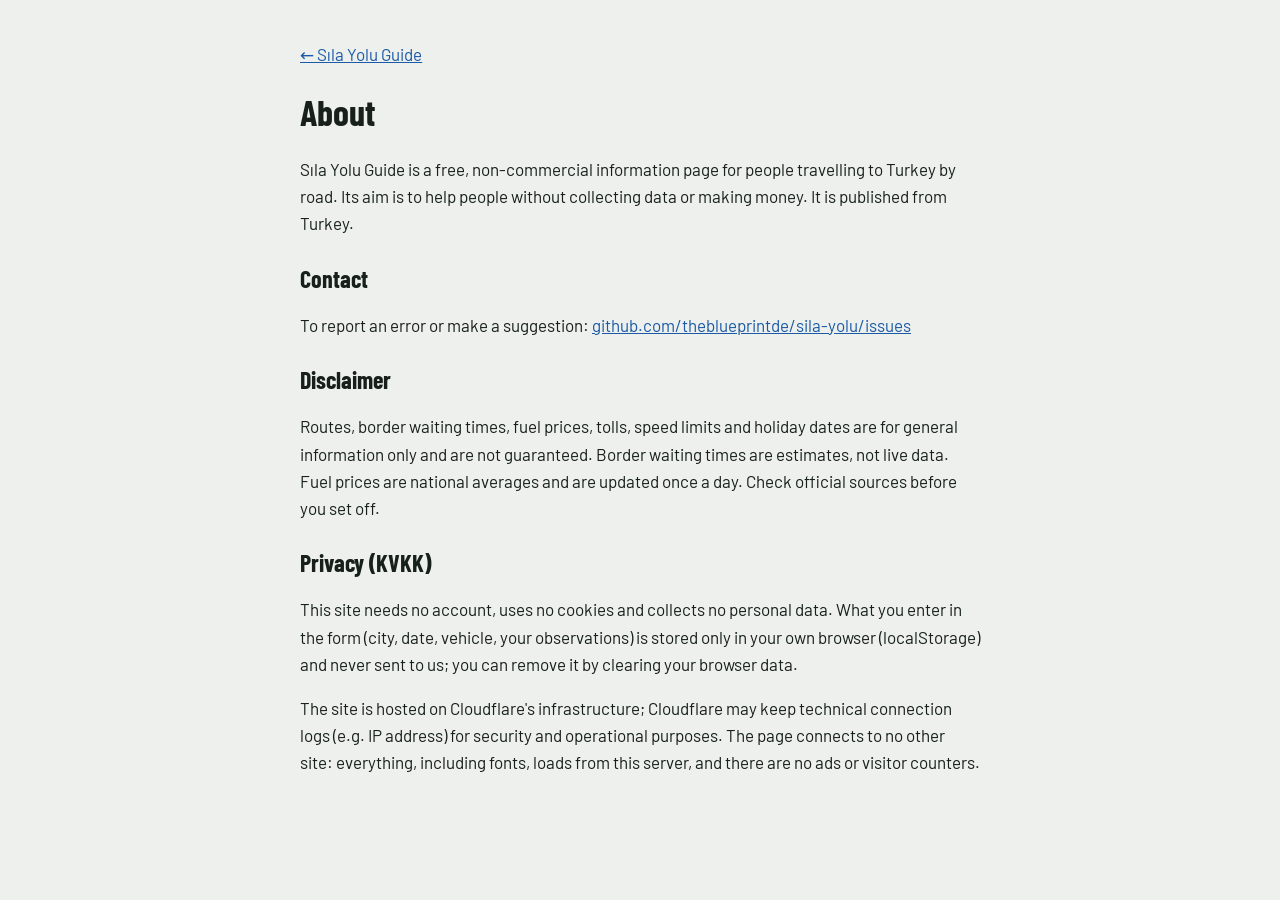
<file: hakkinda.html>
<!doctype html>
<html lang="tr">
<head><meta charset="utf-8"><meta name="viewport" content="width=device-width,initial-scale=1"><title>Hakkında – Sıla Yolu Rehberi</title>
<link rel="stylesheet" href="fonts.css">
<style>:root{--bg:#edf0ed;--ink:#17201b;--muted:#5a6961;--blue:#1b5aa6;--sign-bg:#0b6b43;--sign-fg:#fff}
@media(prefers-color-scheme:dark){:root{--bg:#121614;--ink:#e6ebe8;--muted:#98a69e;--blue:#82b2ee;--sign-bg:#14603d;--sign-fg:#f3f7f4;color-scheme:dark}}
body{font-family:"Barlow",system-ui,sans-serif;font-size:17px;max-width:680px;margin:0 auto;padding:24px 16px 48px;line-height:1.6;color:var(--ink);background:var(--bg)}
h1,h2{font-family:"Barlow Condensed","Arial Narrow",sans-serif;line-height:1.1}h1{font-size:36px}h2{font-size:24px;margin-top:28px}
a{color:var(--blue)}</style></head>
<body>
<p><a href="index.html">← Sıla Yolu Rehberi</a></p>
<h1>Hakkında</h1>
<p>Sıla Yolu Rehberi, Türkiye'ye karayoluyla gidenler için hazırlanmış ücretsiz, ticari olmayan bir bilgi sayfasıdır. Amacı veri toplamadan ve para kazanmadan insanlara yardımcı olmaktır. Türkiye'den yayınlanmaktadır.</p>
<h2>İletişim</h2>
<p>Hata bildirmek ya da öneri yazmak için: <a href="https://github.com/theblueprintde/sila-yolu/issues">github.com/theblueprintde/sila-yolu/issues</a></p>
<h2>Sorumluluk reddi</h2>
<p>Rotalar, sınır bekleme süreleri, akaryakıt fiyatları, geçiş ücretleri, hız sınırları ve tatil tarihleri yalnızca genel bilgi amaçlıdır ve garanti edilmez. Sınır bekleme süreleri canlı veri değil, tahmindir. Akaryakıt fiyatları ülke ortalamalarıdır ve günde bir kez güncellenir. Yola çıkmadan önce resmi kaynakları kontrol edin.</p>
<h2>Gizlilik (KVKK)</h2>
<p>Bu site üyelik istemez, çerez kullanmaz ve kişisel veri toplamaz. Formda girdiğiniz bilgiler (şehir, tarih, araç, gözlemleriniz) yalnızca kendi tarayıcınızda (localStorage) saklanır, bize gönderilmez; tarayıcı verilerini silerek kaldırabilirsiniz.</p>
<p>Site Cloudflare altyapısında barındırılır; Cloudflare güvenlik ve işletim amacıyla teknik bağlantı kayıtları (ör. IP adresi) tutabilir. Sayfa başka hiçbir siteye bağlanmaz: yazı tipleri dahil her şey bu sunucudan yüklenir, reklam ya da ziyaretçi sayacı yoktur.</p>
<script id="i18n">(function(){var D={"en":{"<a href=\"index.html\">← Sıla Yolu Rehberi<\/a>":"<a href=\"index.html\">← Sıla Yolu Guide<\/a>","Hakkında":"About","Sıla Yolu Rehberi, Türkiye'ye karayoluyla gidenler için hazırlanmış ücretsiz, ticari olmayan bir bilgi sayfasıdır. Amacı veri toplamadan ve para kazanmadan insanlara yardımcı olmaktır. Türkiye'den yayınlanmaktadır.":"Sıla Yolu Guide is a free, non-commercial information page for people travelling to Turkey by road. Its aim is to help people without collecting data or making money. It is published from Turkey.","İletişim":"Contact","Hata bildirmek ya da öneri yazmak için: <a href=\"https://github.com/theblueprintde/sila-yolu/issues\">github.com/theblueprintde/sila-yolu/issues<\/a>":"To report an error or make a suggestion: <a href=\"https://github.com/theblueprintde/sila-yolu/issues\">github.com/theblueprintde/sila-yolu/issues<\/a>","Sorumluluk reddi":"Disclaimer","Rotalar, sınır bekleme süreleri, akaryakıt fiyatları, geçiş ücretleri, hız sınırları ve tatil tarihleri yalnızca genel bilgi amaçlıdır ve garanti edilmez. Sınır bekleme süreleri canlı veri değil, tahmindir. Akaryakıt fiyatları ülke ortalamalarıdır ve günde bir kez güncellenir. Yola çıkmadan önce resmi kaynakları kontrol edin.":"Routes, border waiting times, fuel prices, tolls, speed limits and holiday dates are for general information only and are not guaranteed. Border waiting times are estimates, not live data. Fuel prices are national averages and are updated once a day. Check official sources before you set off.","Gizlilik (KVKK)":"Privacy (KVKK)","Bu site üyelik istemez, çerez kullanmaz ve kişisel veri toplamaz. Formda girdiğiniz bilgiler (şehir, tarih, araç, gözlemleriniz) yalnızca kendi tarayıcınızda (localStorage) saklanır, bize gönderilmez; tarayıcı verilerini silerek kaldırabilirsiniz.":"This site needs no account, uses no cookies and collects no personal data. What you enter in the form (city, date, vehicle, your observations) is stored only in your own browser (localStorage) and never sent to us; you can remove it by clearing your browser data.","Site Cloudflare altyapısında barındırılır; Cloudflare güvenlik ve işletim amacıyla teknik bağlantı kayıtları (ör. IP adresi) tutabilir. Sayfa başka hiçbir siteye bağlanmaz: yazı tipleri dahil her şey bu sunucudan yüklenir, reklam ya da ziyaretçi sayacı yoktur.":"The site is hosted on Cloudflare's infrastructure; Cloudflare may keep technical connection logs (e.g. IP address) for security and operational purposes. The page connects to no other site: everything, including fonts, loads from this server, and there are no ads or visitor counters.","Hakkında – Sıla Yolu Rehberi":"About – Sıla Yolu Guide"},"de":{"<a href=\"index.html\">← Sıla Yolu Rehberi<\/a>":"<a href=\"index.html\">← Sıla Yolu Ratgeber<\/a>","Hakkında":"Über uns","Sıla Yolu Rehberi, Türkiye'ye karayoluyla gidenler için hazırlanmış ücretsiz, ticari olmayan bir bilgi sayfasıdır. Amacı veri toplamadan ve para kazanmadan insanlara yardımcı olmaktır. Türkiye'den yayınlanmaktadır.":"Der Sıla Yolu Ratgeber ist eine kostenlose, nicht kommerzielle Infoseite für alle, die mit dem Auto in die Türkei fahren. Ziel ist es, Menschen zu helfen, ohne Daten zu sammeln und ohne Geld zu verdienen. Sie wird aus der Türkei betrieben.","İletişim":"Kontakt","Hata bildirmek ya da öneri yazmak için: <a href=\"https://github.com/theblueprintde/sila-yolu/issues\">github.com/theblueprintde/sila-yolu/issues<\/a>":"Fehler melden oder Vorschläge schicken: <a href=\"https://github.com/theblueprintde/sila-yolu/issues\">github.com/theblueprintde/sila-yolu/issues<\/a>","Sorumluluk reddi":"Haftungsausschluss","Rotalar, sınır bekleme süreleri, akaryakıt fiyatları, geçiş ücretleri, hız sınırları ve tatil tarihleri yalnızca genel bilgi amaçlıdır ve garanti edilmez. Sınır bekleme süreleri canlı veri değil, tahmindir. Akaryakıt fiyatları ülke ortalamalarıdır ve günde bir kez güncellenir. Yola çıkmadan önce resmi kaynakları kontrol edin.":"Routen, Wartezeiten an den Grenzen, Spritpreise, Mautgebühren, Tempolimits und Feriendaten dienen nur zur allgemeinen Information und sind ohne Gewähr. Die Wartezeiten an den Grenzen sind keine Live-Daten, sondern Schätzungen. Spritpreise sind Landesdurchschnitte und werden einmal täglich aktualisiert. Prüf vor der Abfahrt die offiziellen Quellen.","Gizlilik (KVKK)":"Datenschutz (KVKK)","Bu site üyelik istemez, çerez kullanmaz ve kişisel veri toplamaz. Formda girdiğiniz bilgiler (şehir, tarih, araç, gözlemleriniz) yalnızca kendi tarayıcınızda (localStorage) saklanır, bize gönderilmez; tarayıcı verilerini silerek kaldırabilirsiniz.":"Diese Seite braucht kein Konto, verwendet keine Cookies und sammelt keine personenbezogenen Daten. Was du ins Formular eingibst (Stadt, Datum, Fahrzeug, deine Beobachtungen), wird nur in deinem eigenen Browser (localStorage) gespeichert und nicht an uns geschickt; du kannst es löschen, indem du deine Browserdaten löschst.","Site Cloudflare altyapısında barındırılır; Cloudflare güvenlik ve işletim amacıyla teknik bağlantı kayıtları (ör. IP adresi) tutabilir. Sayfa başka hiçbir siteye bağlanmaz: yazı tipleri dahil her şey bu sunucudan yüklenir, reklam ya da ziyaretçi sayacı yoktur.":"Die Seite wird bei Cloudflare gehostet; Cloudflare kann aus Sicherheits- und Betriebsgründen technische Verbindungsdaten (z. B. die IP-Adresse) speichern. Die Seite verbindet sich mit keiner anderen Website: Alles, auch die Schriften, wird von diesem Server geladen, es gibt keine Werbung und keinen Besucherzähler.","Hakkında – Sıla Yolu Rehberi":"Über uns – Sıla Yolu Ratgeber"},"fr":{"<a href=\"index.html\">← Sıla Yolu Rehberi<\/a>":"<a href=\"index.html\">← Guide Sıla Yolu<\/a>","Hakkında":"À propos","Sıla Yolu Rehberi, Türkiye'ye karayoluyla gidenler için hazırlanmış ücretsiz, ticari olmayan bir bilgi sayfasıdır. Amacı veri toplamadan ve para kazanmadan insanlara yardımcı olmaktır. Türkiye'den yayınlanmaktadır.":"Le Guide Sıla Yolu est une page d'information gratuite et non commerciale pour ceux qui se rendent en Turquie par la route. Son but est d'aider, sans collecter de données ni gagner d'argent. Il est publié depuis la Turquie.","İletişim":"Contact","Hata bildirmek ya da öneri yazmak için: <a href=\"https://github.com/theblueprintde/sila-yolu/issues\">github.com/theblueprintde/sila-yolu/issues<\/a>":"Pour signaler une erreur ou faire une suggestion : <a href=\"https://github.com/theblueprintde/sila-yolu/issues\">github.com/theblueprintde/sila-yolu/issues<\/a>","Sorumluluk reddi":"Avertissement","Rotalar, sınır bekleme süreleri, akaryakıt fiyatları, geçiş ücretleri, hız sınırları ve tatil tarihleri yalnızca genel bilgi amaçlıdır ve garanti edilmez. Sınır bekleme süreleri canlı veri değil, tahmindir. Akaryakıt fiyatları ülke ortalamalarıdır ve günde bir kez güncellenir. Yola çıkmadan önce resmi kaynakları kontrol edin.":"Les itinéraires, temps d'attente aux frontières, prix du carburant, péages, limitations de vitesse et dates de vacances sont donnés à titre d'information générale uniquement et ne sont pas garantis. Les temps d'attente aux frontières sont des estimations, pas des données en direct. Les prix du carburant sont des moyennes nationales mises à jour une fois par jour. Vérifiez les sources officielles avant de partir.","Gizlilik (KVKK)":"Confidentialité (KVKK)","Bu site üyelik istemez, çerez kullanmaz ve kişisel veri toplamaz. Formda girdiğiniz bilgiler (şehir, tarih, araç, gözlemleriniz) yalnızca kendi tarayıcınızda (localStorage) saklanır, bize gönderilmez; tarayıcı verilerini silerek kaldırabilirsiniz.":"Ce site ne demande pas d'inscription, n'utilise pas de cookies et ne collecte aucune donnée personnelle. Les informations saisies dans le formulaire (ville, date, véhicule, vos observations) sont stockées uniquement dans votre navigateur (localStorage) et ne nous sont pas envoyées ; vous pouvez les supprimer en effaçant les données du navigateur.","Site Cloudflare altyapısında barındırılır; Cloudflare güvenlik ve işletim amacıyla teknik bağlantı kayıtları (ör. IP adresi) tutabilir. Sayfa başka hiçbir siteye bağlanmaz: yazı tipleri dahil her şey bu sunucudan yüklenir, reklam ya da ziyaretçi sayacı yoktur.":"Le site est hébergé chez Cloudflare ; Cloudflare peut conserver des journaux de connexion techniques (p. ex. adresse IP) à des fins de sécurité et d'exploitation. La page ne se connecte à aucun autre site : tout, y compris les polices, est chargé depuis ce serveur ; il n'y a ni publicité ni compteur de visites.","Hakkında – Sıla Yolu Rehberi":"À propos – Guide Sıla Yolu"},"nl":{"<a href=\"index.html\">← Sıla Yolu Rehberi<\/a>":"<a href=\"index.html\">← Sıla Yolu Gids<\/a>","Hakkında":"Over","Sıla Yolu Rehberi, Türkiye'ye karayoluyla gidenler için hazırlanmış ücretsiz, ticari olmayan bir bilgi sayfasıdır. Amacı veri toplamadan ve para kazanmadan insanlara yardımcı olmaktır. Türkiye'den yayınlanmaktadır.":"Sıla Yolu Gids is een gratis, niet-commerciële infopagina voor wie over de weg naar Turkije rijdt. Het doel is mensen te helpen zonder gegevens te verzamelen of geld te verdienen. De site wordt vanuit Turkije gepubliceerd.","İletişim":"Contact","Hata bildirmek ya da öneri yazmak için: <a href=\"https://github.com/theblueprintde/sila-yolu/issues\">github.com/theblueprintde/sila-yolu/issues<\/a>":"Fout melden of suggestie doen: <a href=\"https://github.com/theblueprintde/sila-yolu/issues\">github.com/theblueprintde/sila-yolu/issues<\/a>","Sorumluluk reddi":"Disclaimer","Rotalar, sınır bekleme süreleri, akaryakıt fiyatları, geçiş ücretleri, hız sınırları ve tatil tarihleri yalnızca genel bilgi amaçlıdır ve garanti edilmez. Sınır bekleme süreleri canlı veri değil, tahmindir. Akaryakıt fiyatları ülke ortalamalarıdır ve günde bir kez güncellenir. Yola çıkmadan önce resmi kaynakları kontrol edin.":"Routes, wachttijden aan de grens, brandstofprijzen, tol, maximumsnelheden en vakantiedata zijn alleen algemene informatie en worden niet gegarandeerd. Wachttijden aan de grens zijn geen live data, maar schattingen. Brandstofprijzen zijn landelijke gemiddelden en worden één keer per dag bijgewerkt. Check vóór vertrek de officiële bronnen.","Gizlilik (KVKK)":"Privacy (KVKK)","Bu site üyelik istemez, çerez kullanmaz ve kişisel veri toplamaz. Formda girdiğiniz bilgiler (şehir, tarih, araç, gözlemleriniz) yalnızca kendi tarayıcınızda (localStorage) saklanır, bize gönderilmez; tarayıcı verilerini silerek kaldırabilirsiniz.":"Deze site vraagt geen account, gebruikt geen cookies en verzamelt geen persoonsgegevens. Wat je in het formulier invult (stad, datum, voertuig, je waarnemingen) wordt alleen in je eigen browser (localStorage) bewaard en niet naar ons gestuurd; je kunt het wissen door je browsergegevens te verwijderen.","Site Cloudflare altyapısında barındırılır; Cloudflare güvenlik ve işletim amacıyla teknik bağlantı kayıtları (ör. IP adresi) tutabilir. Sayfa başka hiçbir siteye bağlanmaz: yazı tipleri dahil her şey bu sunucudan yüklenir, reklam ya da ziyaretçi sayacı yoktur.":"De site wordt gehost op Cloudflare; Cloudflare kan voor beveiliging en beheer technische verbindingsgegevens (bijv. IP-adres) bijhouden. De pagina maakt geen verbinding met andere sites: alles, ook de lettertypen, wordt van deze server geladen, en er zijn geen advertenties of bezoekerstellers.","Hakkında – Sıla Yolu Rehberi":"Over – Sıla Yolu Gids"},"pl":{"<a href=\"index.html\">← Sıla Yolu Rehberi<\/a>":"<a href=\"index.html\">← Przewodnik Sıla Yolu<\/a>","Hakkında":"O stronie","Sıla Yolu Rehberi, Türkiye'ye karayoluyla gidenler için hazırlanmış ücretsiz, ticari olmayan bir bilgi sayfasıdır. Amacı veri toplamadan ve para kazanmadan insanlara yardımcı olmaktır. Türkiye'den yayınlanmaktadır.":"Przewodnik Sıla Yolu to darmowa, niekomercyjna strona informacyjna dla osób jadących do Turcji samochodem. Jej celem jest pomaganie ludziom bez zbierania danych i bez zarabiania. Jest publikowana z Turcji.","İletişim":"Kontakt","Hata bildirmek ya da öneri yazmak için: <a href=\"https://github.com/theblueprintde/sila-yolu/issues\">github.com/theblueprintde/sila-yolu/issues<\/a>":"Aby zgłosić błąd lub napisać sugestię: <a href=\"https://github.com/theblueprintde/sila-yolu/issues\">github.com/theblueprintde/sila-yolu/issues<\/a>","Sorumluluk reddi":"Zastrzeżenie","Rotalar, sınır bekleme süreleri, akaryakıt fiyatları, geçiş ücretleri, hız sınırları ve tatil tarihleri yalnızca genel bilgi amaçlıdır ve garanti edilmez. Sınır bekleme süreleri canlı veri değil, tahmindir. Akaryakıt fiyatları ülke ortalamalarıdır ve günde bir kez güncellenir. Yola çıkmadan önce resmi kaynakları kontrol edin.":"Trasy, czasy oczekiwania na granicy, ceny paliw, opłaty drogowe, ograniczenia prędkości i terminy świąt mają wyłącznie charakter informacyjny i nie są gwarantowane. Czasy oczekiwania na granicy to szacunki, nie dane na żywo. Ceny paliw to średnie krajowe aktualizowane raz dziennie. Przed wyjazdem sprawdź oficjalne źródła.","Gizlilik (KVKK)":"Prywatność (KVKK)","Bu site üyelik istemez, çerez kullanmaz ve kişisel veri toplamaz. Formda girdiğiniz bilgiler (şehir, tarih, araç, gözlemleriniz) yalnızca kendi tarayıcınızda (localStorage) saklanır, bize gönderilmez; tarayıcı verilerini silerek kaldırabilirsiniz.":"Ta strona nie wymaga rejestracji, nie używa ciasteczek i nie zbiera danych osobowych. Dane wpisane w formularzu (miasto, data, pojazd, twoje obserwacje) są zapisywane tylko w twojej przeglądarce (localStorage) i nie są do nas wysyłane; możesz je usunąć, czyszcząc dane przeglądarki.","Site Cloudflare altyapısında barındırılır; Cloudflare güvenlik ve işletim amacıyla teknik bağlantı kayıtları (ör. IP adresi) tutabilir. Sayfa başka hiçbir siteye bağlanmaz: yazı tipleri dahil her şey bu sunucudan yüklenir, reklam ya da ziyaretçi sayacı yoktur.":"Strona jest hostowana na infrastrukturze Cloudflare; Cloudflare może przechowywać techniczne logi połączeń (np. adres IP) w celach bezpieczeństwa i obsługi. Strona nie łączy się z żadną inną witryną: wszystko, łącznie z czcionkami, ładuje się z tego serwera, nie ma reklam ani liczników odwiedzin.","Hakkında – Sıla Yolu Rehberi":"O stronie – Przewodnik Sıla Yolu"}};var L;try{L=JSON.parse(localStorage.getItem("silayolu:lang"))}catch(e){}
if(!L){var ls=navigator.languages||[navigator.language||"tr"];for(var i=0;i<ls.length;i++){var k=String(ls[i]).slice(0,2).toLowerCase();if(k==="tr"||D[k]){L=k;break}}}
if(!L||!D[L])return;document.documentElement.lang=L;var d=D[L];
document.querySelectorAll("h1,h2,p").forEach(function(el){var k=el.innerHTML.trim();if(d[k])el.innerHTML=d[k]});
if(d["Hakkında – Sıla Yolu Rehberi"])document.title=d["Hakkında – Sıla Yolu Rehberi"];})();</script>
</body></html>
</file>
<file: fonts.css>
@font-face {
  font-family: 'Barlow';
  font-style: normal;
  font-display: swap;
  font-weight: 400;
  src:url(fonts/barlow-latin-ext-400-normal.woff2) format('woff2');
  unicode-range: U+0100-02BA,U+02BD-02C5,U+02C7-02CC,U+02CE-02D7,U+02DD-02FF,U+0304,U+0308,U+0329,U+1D00-1DBF,U+1E00-1E9F,U+1EF2-1EFF,U+2020,U+20A0-20AB,U+20AD-20C0,U+2113,U+2C60-2C7F,U+A720-A7FF;
}
@font-face {
  font-family: 'Barlow';
  font-style: normal;
  font-display: swap;
  font-weight: 400;
  src:url(fonts/barlow-latin-400-normal.woff2) format('woff2');
  unicode-range: U+0000-00FF,U+0131,U+0152-0153,U+02BB-02BC,U+02C6,U+02DA,U+02DC,U+0304,U+0308,U+0329,U+2000-206F,U+20AC,U+2122,U+2191,U+2193,U+2212,U+2215,U+FEFF,U+FFFD;
}
@font-face {
  font-family: 'Barlow';
  font-style: normal;
  font-display: swap;
  font-weight: 500;
  src:url(fonts/barlow-latin-ext-500-normal.woff2) format('woff2');
  unicode-range: U+0100-02BA,U+02BD-02C5,U+02C7-02CC,U+02CE-02D7,U+02DD-02FF,U+0304,U+0308,U+0329,U+1D00-1DBF,U+1E00-1E9F,U+1EF2-1EFF,U+2020,U+20A0-20AB,U+20AD-20C0,U+2113,U+2C60-2C7F,U+A720-A7FF;
}
@font-face {
  font-family: 'Barlow';
  font-style: normal;
  font-display: swap;
  font-weight: 500;
  src:url(fonts/barlow-latin-500-normal.woff2) format('woff2');
  unicode-range: U+0000-00FF,U+0131,U+0152-0153,U+02BB-02BC,U+02C6,U+02DA,U+02DC,U+0304,U+0308,U+0329,U+2000-206F,U+20AC,U+2122,U+2191,U+2193,U+2212,U+2215,U+FEFF,U+FFFD;
}
@font-face {
  font-family: 'Barlow';
  font-style: normal;
  font-display: swap;
  font-weight: 600;
  src:url(fonts/barlow-latin-ext-600-normal.woff2) format('woff2');
  unicode-range: U+0100-02BA,U+02BD-02C5,U+02C7-02CC,U+02CE-02D7,U+02DD-02FF,U+0304,U+0308,U+0329,U+1D00-1DBF,U+1E00-1E9F,U+1EF2-1EFF,U+2020,U+20A0-20AB,U+20AD-20C0,U+2113,U+2C60-2C7F,U+A720-A7FF;
}
@font-face {
  font-family: 'Barlow';
  font-style: normal;
  font-display: swap;
  font-weight: 600;
  src:url(fonts/barlow-latin-600-normal.woff2) format('woff2');
  unicode-range: U+0000-00FF,U+0131,U+0152-0153,U+02BB-02BC,U+02C6,U+02DA,U+02DC,U+0304,U+0308,U+0329,U+2000-206F,U+20AC,U+2122,U+2191,U+2193,U+2212,U+2215,U+FEFF,U+FFFD;
}
@font-face {
  font-family: 'Barlow';
  font-style: normal;
  font-display: swap;
  font-weight: 700;
  src:url(fonts/barlow-latin-ext-700-normal.woff2) format('woff2');
  unicode-range: U+0100-02BA,U+02BD-02C5,U+02C7-02CC,U+02CE-02D7,U+02DD-02FF,U+0304,U+0308,U+0329,U+1D00-1DBF,U+1E00-1E9F,U+1EF2-1EFF,U+2020,U+20A0-20AB,U+20AD-20C0,U+2113,U+2C60-2C7F,U+A720-A7FF;
}
@font-face {
  font-family: 'Barlow';
  font-style: normal;
  font-display: swap;
  font-weight: 700;
  src:url(fonts/barlow-latin-700-normal.woff2) format('woff2');
  unicode-range: U+0000-00FF,U+0131,U+0152-0153,U+02BB-02BC,U+02C6,U+02DA,U+02DC,U+0304,U+0308,U+0329,U+2000-206F,U+20AC,U+2122,U+2191,U+2193,U+2212,U+2215,U+FEFF,U+FFFD;
}
@font-face {
  font-family: 'Barlow Condensed';
  font-style: normal;
  font-display: swap;
  font-weight: 600;
  src:url(fonts/barlow-condensed-latin-ext-600-normal.woff2) format('woff2');
  unicode-range: U+0100-02BA,U+02BD-02C5,U+02C7-02CC,U+02CE-02D7,U+02DD-02FF,U+0304,U+0308,U+0329,U+1D00-1DBF,U+1E00-1E9F,U+1EF2-1EFF,U+2020,U+20A0-20AB,U+20AD-20C0,U+2113,U+2C60-2C7F,U+A720-A7FF;
}
@font-face {
  font-family: 'Barlow Condensed';
  font-style: normal;
  font-display: swap;
  font-weight: 600;
  src:url(fonts/barlow-condensed-latin-600-normal.woff2) format('woff2');
  unicode-range: U+0000-00FF,U+0131,U+0152-0153,U+02BB-02BC,U+02C6,U+02DA,U+02DC,U+0304,U+0308,U+0329,U+2000-206F,U+20AC,U+2122,U+2191,U+2193,U+2212,U+2215,U+FEFF,U+FFFD;
}
@font-face {
  font-family: 'Barlow Condensed';
  font-style: normal;
  font-display: swap;
  font-weight: 700;
  src:url(fonts/barlow-condensed-latin-ext-700-normal.woff2) format('woff2');
  unicode-range: U+0100-02BA,U+02BD-02C5,U+02C7-02CC,U+02CE-02D7,U+02DD-02FF,U+0304,U+0308,U+0329,U+1D00-1DBF,U+1E00-1E9F,U+1EF2-1EFF,U+2020,U+20A0-20AB,U+20AD-20C0,U+2113,U+2C60-2C7F,U+A720-A7FF;
}
@font-face {
  font-family: 'Barlow Condensed';
  font-style: normal;
  font-display: swap;
  font-weight: 700;
  src:url(fonts/barlow-condensed-latin-700-normal.woff2) format('woff2');
  unicode-range: U+0000-00FF,U+0131,U+0152-0153,U+02BB-02BC,U+02C6,U+02DA,U+02DC,U+0304,U+0308,U+0329,U+2000-206F,U+20AC,U+2122,U+2191,U+2193,U+2212,U+2215,U+FEFF,U+FFFD;
}
</file>
